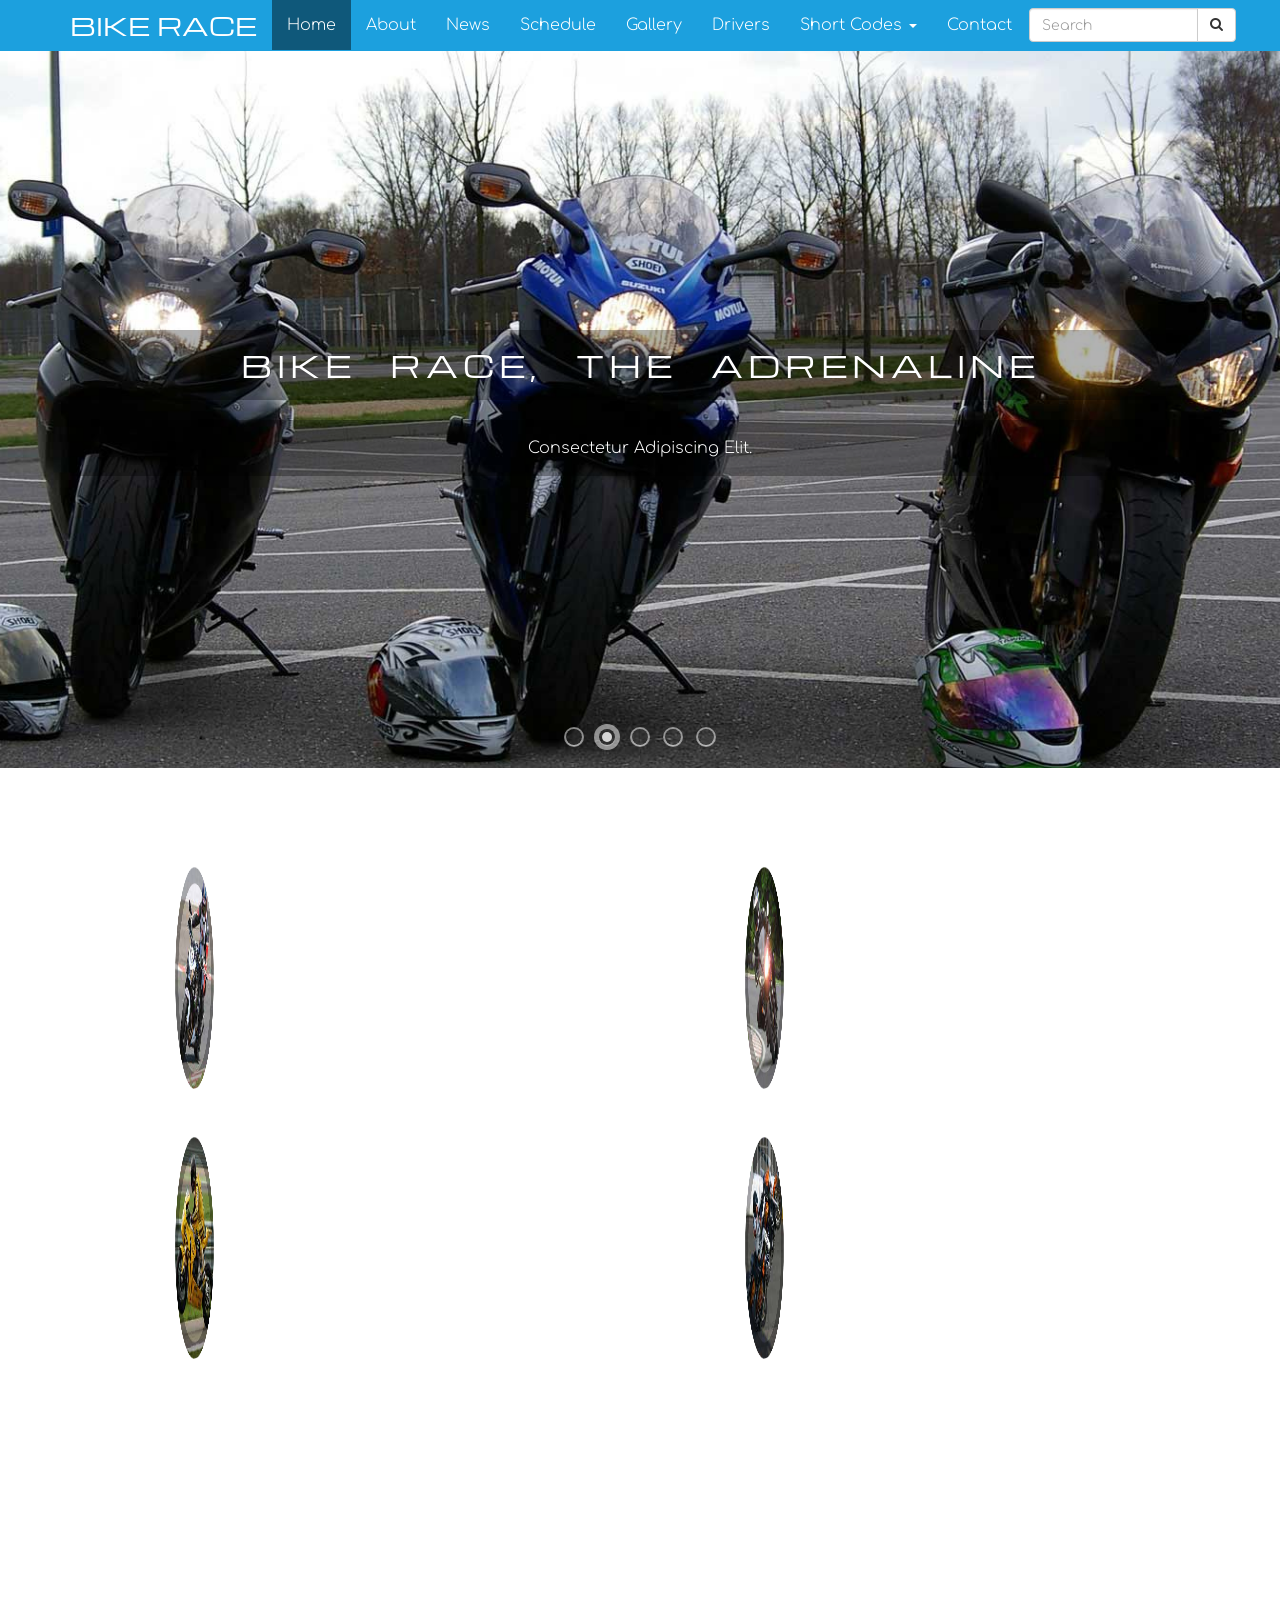
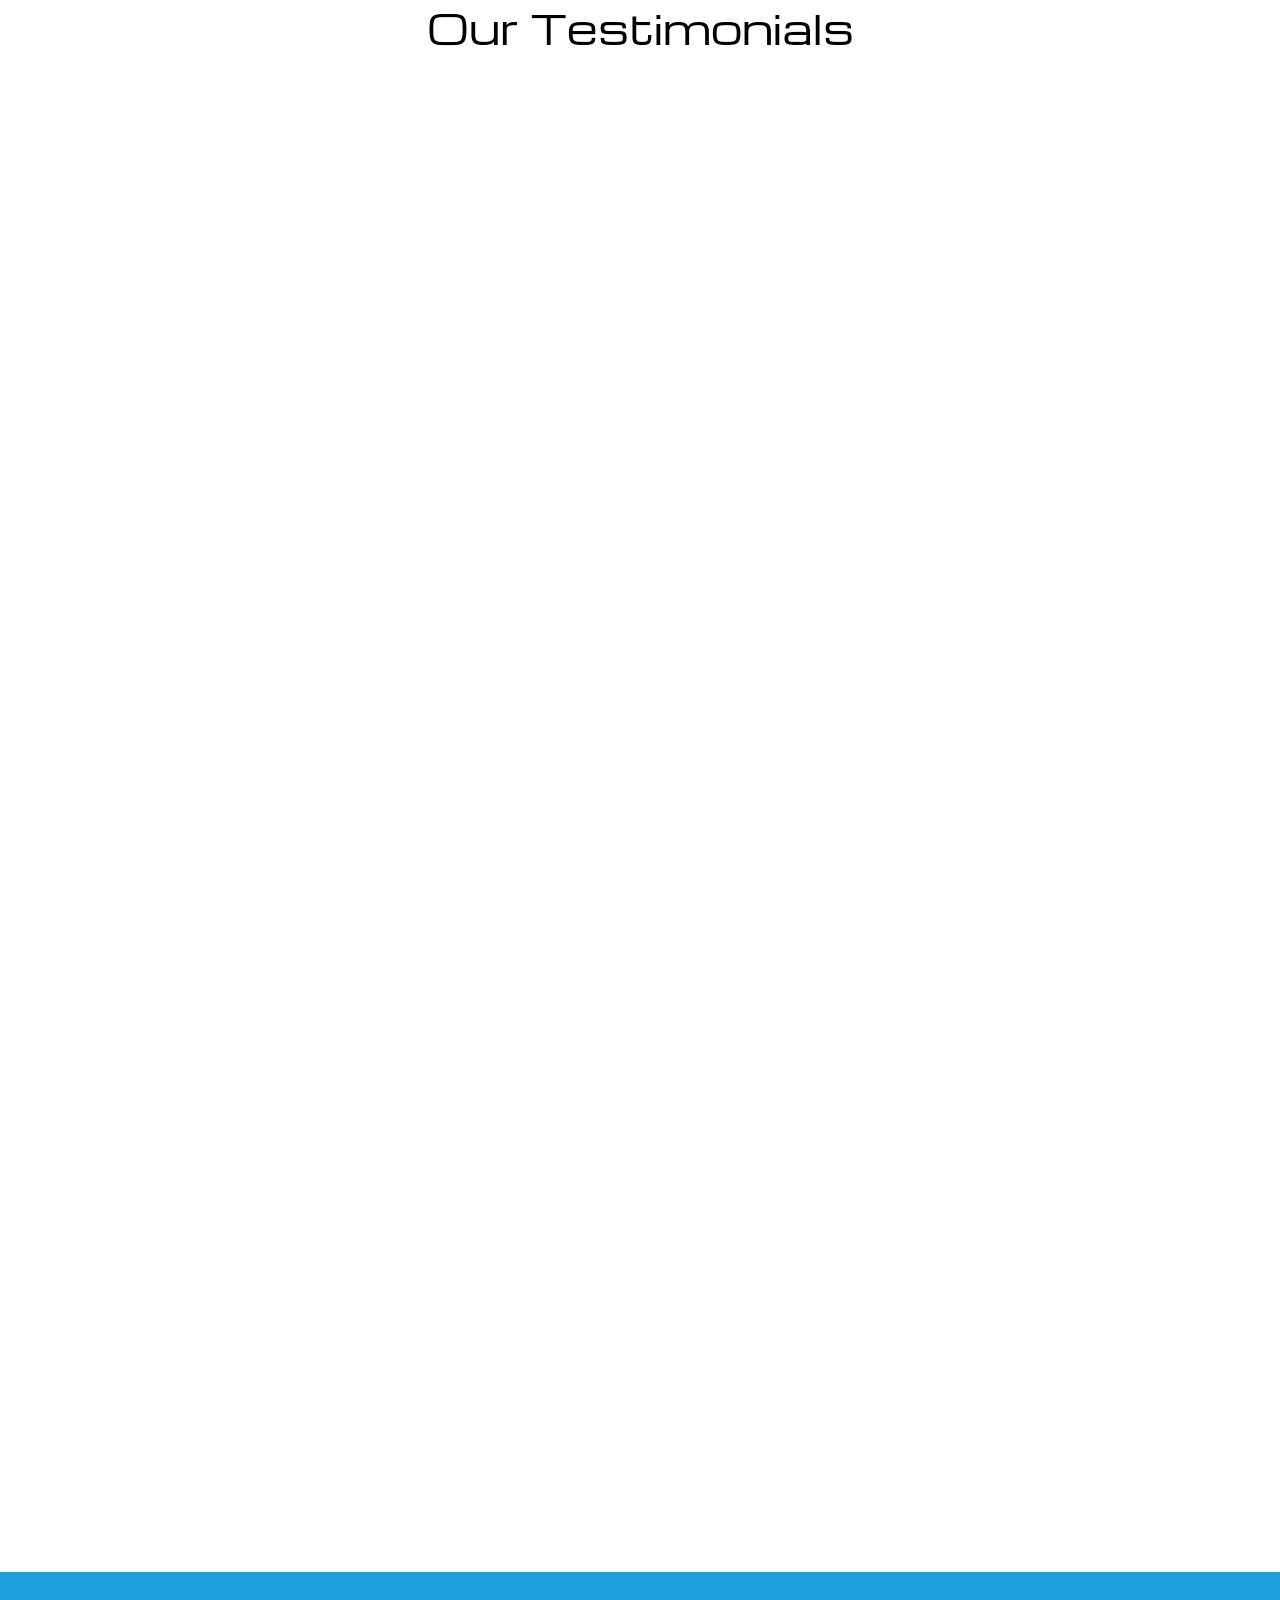
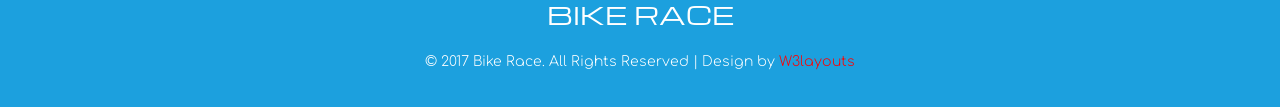
<file: MotoGP-Web-Site/wwwroot/web/index.html>
<!--Author: W3layouts
Author URL: http://w3layouts.com
License: Creative Commons Attribution 3.0 Unported
License URL: http://creativecommons.org/licenses/by/3.0/
-->
<!DOCTYPE html>
<html>
<head>
<title>Bike Race A Sports Category Flat Bootstrap Responsive  Website Template | Home :: w3layouts</title>
<meta name="viewport" content="width=device-width, initial-scale=1">
<meta http-equiv="Content-Type" content="text/html; charset=utf-8" />
<meta name="keywords" content="Bike Race Responsive web template, Bootstrap Web Templates, Flat Web Templates, Android Compatible web template, 
Smartphone Compatible web template, free webdesigns for Nokia, Samsung, LG, SonyEricsson, Motorola web design" />
<!-- fonts -->
<link href="//fonts.googleapis.com/css?family=Michroma" rel="stylesheet">
<link href="//fonts.googleapis.com/css?family=Comfortaa:300,400,700" rel="stylesheet">
<!-- /fonts -->
<!-- css -->
<link href="css/bootstrap.min.css" rel="stylesheet" type="text/css" media="all" />
<link href="css/font-awesome.min.css" rel="stylesheet" type="text/css" media="all" />
<link href='css/aos.css' rel='stylesheet prefetch' type="text/css" media="all" />
<link href="css/jquery.mb.thumbgallery.min.css" rel="stylesheet" type="text/css" media="all" />
<link href="css/info.css" rel="stylesheet" type="text/css" media="all" />
<link href="css/banner.css" rel="stylesheet" type="text/css" media="all" />
<link href="css/style.css" rel="stylesheet" type="text/css" media="all" />
<!-- /css -->
</head>
<body>
<!-- navigation -->
<nav class="navbar navbar-default navbar-fixed-top" data-aos="flip-up">
    <div class="container">
		<div class="search1">
			<form action="#" method="post">
				<div class="input-group">
					<input type="text" class="form-control" name="search" id="search2" placeholder="Search" required/>
					<span class="input-group-btn">
						<button class="btn btn-default" type="submit" ><i class="fa fa-search"></i></button>
					</span>
				</div>
			</form>
		</div>
        <div class="navbar-header">
			<button type="button" class="navbar-toggle collapsed" data-toggle="collapse" data-target="#navbar" aria-expanded="false" aria-controls="navbar">
				<span class="sr-only">Toggle navigation</span>
				<span class="icon-bar"></span>
				<span class="icon-bar"></span>
				<span class="icon-bar"></span>
			</button>
			<a class="navbar-brand" href="index.html"><h1>Bike Race</h1></a>
        </div>
        <div id="navbar" class="navbar-collapse collapse">
			<ul class="nav navbar-nav slide-nav">
				<li class="active current"><a href="index.html">Home</a></li>
				<li><a href="about.html">About</a></li>
				<li><a href="news.html">News</a></li>
				<li><a href="schedule.html">Schedule</a></li>
				<li><a href="gallery.html">Gallery</a></li>
				<li><a href="drivers.html">Drivers</a></li>
				<li class="dropdown">
					<a href="#" class="dropdown-toggle" data-toggle="dropdown">Short Codes <b class="caret"></b></a>
					<ul class="dropdown-menu">
						<li><a href="typo.html">Typography</a></li>
						<li><a href="icons.html">Icons</a></li>
					</ul>
				</li>
				<li><a href="contact.html">Contact</a></li>
			</ul>
        </div><!--/.nav-collapse -->		
    </div>
</nav>
<!-- /navigation -->
<!-- banner section -->
<div class="demo-2">
	<div id="slider" class="sl-slider-wrapper">
		<div class="sl-slider">
			<div class="sl-slide" data-orientation="horizontal" data-slice1-rotation="-25" data-slice2-rotation="-25" data-slice1-scale="2" data-slice2-scale="2">
				<div class="sl-slide-inner">
					<div class="bg-img bg-img-1"></div>
					<div class="container">
						<h3>The Age Of Bike Race</h3>
						<p>Lorem ipsum dolor sit amet.</p>
					</div>
				</div>
			</div>
			<div class="sl-slide" data-orientation="vertical" data-slice1-rotation="10" data-slice2-rotation="-15" data-slice1-scale="1.5" data-slice2-scale="1.5">
				<div class="sl-slide-inner">
					<div class="bg-img bg-img-2"></div>
					<div class="container">
						<h3>Bike Race, The Adrenaline</h3>
						<p>consectetur adipiscing elit.</p>
					</div>
				</div>
			</div>
			<div class="sl-slide" data-orientation="horizontal" data-slice1-rotation="3" data-slice2-rotation="3" data-slice1-scale="2" data-slice2-scale="1">
				<div class="sl-slide-inner">
					<div class="bg-img bg-img-3"></div>
					<div class="container">
						<h3>Bike Race Is Forever</h3>
						<p>Suspendisse luctus vitae massa.</p>
					</div>
				</div>
			</div>
			<div class="sl-slide" data-orientation="vertical" data-slice1-rotation="-5" data-slice2-rotation="25" data-slice1-scale="2" data-slice2-scale="1">
				<div class="sl-slide-inner">
					<div class="bg-img bg-img-4"></div>
					<div class="container">
						<h3>Bike Race - The Revolution</h3>
						<p>Ut vitae metus placerat.</p>
					</div>
				</div>
			</div>
			<div class="sl-slide" data-orientation="horizontal" data-slice1-rotation="-5" data-slice2-rotation="10" data-slice1-scale="2" data-slice2-scale="1">
				<div class="sl-slide-inner">
					<div class="bg-img bg-img-5"></div>
					<div class="container">
						<h3>Enjoy Bike Race</h3>
						<p>Quisque ac turpis felis.</p>
					</div>
				</div>	
			</div>
		</div><!-- /sl-slider -->
		<nav id="nav-dots" class="nav-dots">
			<span class="nav-dot-current"></span>
			<span></span>
			<span></span>
			<span></span>
			<span></span>
		</nav>
	</div><!-- /slider-wrapper -->
</div>	
<!-- /banner section -->
<!-- info section -->
<section class="info-w3ls">
	<div class="container">
		<div class="col-lg-6 col-md-6 info-wthree">
			<div class="info-agile1">
				<div class="col-xs-5 info-w3layouts1" data-aos="flip-left">
					<div class="ch-grid">
						<div>
							<div class="ch-item">				
								<div class="ch-info">
									<div class="ch-info-front ch-img-1"></div>
									<div class="ch-info-back1">
										<h3>Bike Race</h3>
										<p>Feel The Speed</p>
									</div>	
								</div>
							</div>
						</div>	
					</div>	
				</div>
				<div class="col-xs-7 info-w3layouts2" data-aos="flip-right">
					<div class="info-agileits">
						<h4>Lorem ipsum dolor</h4>
						<p>Lorem ipsum dolor sit amet, consectetur adipiscing elit. Integer porta sed tortor vel mattis. </p>
						<a href="blogpost.html"><i class="fa fa-hand-o-right" aria-hidden="true"></i> Read More</a>
					</div>
				</div>
				<div class="clearfix"></div>
			</div>
		</div>
		<div class="col-lg-6 col-md-6 info-wthree">
			<div class="info-agile1">
				<div class="col-xs-5 info-w3layouts1" data-aos="flip-left">
					<div class="ch-grid">
						<div>
							<div class="ch-item">				
								<div class="ch-info">
									<div class="ch-info-front ch-img-2"></div>
									<div class="ch-info-back2">
										<h3>Bike Race</h3>
										<p>Taste the Thrill</p>
									</div>	
								</div>
							</div>
						</div>	
					</div>
				</div>
				<div class="col-xs-7 info-w3layouts2" data-aos="flip-right">
					<div class="info-agileits">
						<h4>adipiscing elit</h4>
						<p>Lorem ipsum dolor sit amet, consectetur adipiscing elit. Integer porta sed tortor vel mattis. </p>
						<a href="blogpost.html"><i class="fa fa-hand-o-right" aria-hidden="true"></i> Read More</a>
					</div>
				</div>
				<div class="clearfix"></div>
			</div>
		</div>
		<div class="clearfix"></div>
		<div class="col-lg-6 col-md-6 info-wthree">
			<div class="info-agile1">
				<div class="col-xs-5 info-w3layouts1" data-aos="flip-left">
					<div class="ch-grid">
						<div>
							<div class="ch-item">				
								<div class="ch-info">
									<div class="ch-info-front ch-img-3"></div>
									<div class="ch-info-back3">
										<h3>Bike Race</h3>
										<p>Feel the Adrenaline</p>
									</div>	
								</div>
							</div>
						</div>	
					</div>
				</div>
				<div class="col-xs-7 info-w3layouts2" data-aos="flip-right">
					<div class="info-agileits">
						<h4>porta sed tortor</h4>
						<p>Lorem ipsum dolor sit amet, consectetur adipiscing elit. Integer porta sed tortor vel mattis. </p>
						<a href="blogpost.html"><i class="fa fa-hand-o-right" aria-hidden="true"></i> Read More</a>
					</div>
				</div>
				<div class="clearfix"></div>
			</div>
		</div>
		<div class="col-lg-6 col-md-6 info-wthree">
			<div class="info-agile2">
				<div class="col-xs-5 info-w3layouts1" data-aos="flip-left">
					<div class="ch-grid">
						<div>
							<div class="ch-item">				
								<div class="ch-info">
									<div class="ch-info-front ch-img-4"></div>
									<div class="ch-info-back4">
										<h3>Bike Race</h3>
										<p>Feel the Power</p>
									</div>	
								</div>
							</div>
						</div>	
					</div>
				</div>
				<div class="col-xs-7 info-w3layouts2" data-aos="flip-right">
					<div class="info-agileits">
						<h4>Pellentesque urna</h4>
						<p>Lorem ipsum dolor sit amet, consectetur adipiscing elit. Integer porta sed tortor vel mattis. </p>
						<a href="blogpost.html"><i class="fa fa-hand-o-right" aria-hidden="true"></i> Read More</a>
					</div>
				</div>
				<div class="clearfix"></div>
			</div>
		</div>
		<div class="clearfix"></div>
	</div>
</section>
<!-- /info section -->
<!-- testimonial section -->
<section class="testimonial-w3ls jarallax">
	<div class="container">
		<h3 class="text-center">Our Testimonials</h3>
		<!-- Slideshow 1 -->
		<ul class="rslides" id="slider1">
			<li>
				<div class="col-lg-6 col-md-6 w3-agileits1" data-aos="flip-left">
					<div class="test-agile">
						<p class="test-p1">Lorem ipsum dolor sit amet, consectetur adipiscing elit. Phasellus interdum lacus mi. Quisque iaculis consectetur ex at rutrum. Donec nisl libero, porta euismod tempus eu, dapibus iaculis est.</p>
						<div class="test-agileits">
							<div class="test-wthree1">
								<h4>Jennifer Lopez</h4>
								<p class="test-p2">Bike Racer</p>	
							</div>
							<div class="test-wthree2">
								<img src="images/test-img1.jpg" alt="" class="img-circle img-responsive">
							</div>
							<div class="clearfix"></div>
						</div>
					</div>
				</div>
				<div class="col-lg-6 col-md-6 w3-agileits2" data-aos="flip-right">
					<div class="test-agile">
						<p class="test-p1">Praesent convallis urna massa, et malesuada justo egestas ut. Phasellus pharetra elit ut elit mollis condimentum. Donec eu luctus mi. Phasellus vestibulum sem non est placerat.</p>
						<div class="test-agileits">
							<div class="test-wthree1">
								<h4>Elizabeth</h4>
								<p class="test-p2">Biker Gang Leader</p>	
							</div>
							<div class="test-wthree2">
								<img src="images/test-img2.jpg" alt="" class="img-circle img-responsive">
							</div>
							<div class="clearfix"></div>
						</div>
					</div>
				</div>
				<div class="clearfix"></div>
			</li>
			<li>
				<div class="col-lg-6 col-md-6 w3-agileits1" data-aos="flip-left">
					<div class="test-agile">
						<p class="test-p1">At luctus nisi commodo. Vivamus pulvinar odio eget semper pulvinar.Nunc ante ligula, congue eget aliquet eu, iaculis vitae diam. Nullam eu ex vel velit pharetra auctor ac vel augue.</p>
						<div class="test-agileits">
							<div class="test-wthree1">
								<h4>Johnny Blaze</h4>
								<p class="test-p2">Bike Enthusiast</p>	
							</div>
							<div class="test-wthree2">
								<img src="images/test-img3.jpg" alt="" class="img-circle img-responsive">
							</div>
							<div class="clearfix"></div>
						</div>
					</div>
				</div>
				<div class="col-lg-6 col-md-6 w3-agileits2" data-aos="flip-right">
					<div class="test-agile">
						<p class="test-p1">Ut non turpis et justo tincidunt pretium a a purus. Aliquam ullamcorper orci mattis nulla rutrum, a viverra lectus tincidunt. Fusce eget eros justo. Duis hendrerit ex gravida.</p>
						<div class="test-agileits">
							<div class="test-wthree1">
								<h4>Max Payne</h4>
								<p class="test-p2">Bike Racer</p>	
							</div>
							<div class="test-wthree2">
								<img src="images/test-img4.jpg" alt="" class="img-circle img-responsive">
							</div>
							<div class="clearfix"></div>
						</div>
					</div>
				</div>
				<div class="clearfix"></div>
			</li>
			<li>
				<div class="col-lg-6 col-md-6 w3-agileits1" data-aos="flip-left">
					<div class="test-agile">
						<p class="test-p1">In mattis lorem ac tincidunt maximus. Nam feugiat porta nibh vel scelerisque. Fusce sodales velit et blandit rutrum. Aenean laoreet aliquam imperdiet.Ut lorem purus fermentum.</p>
						<div class="test-agileits">
							<div class="test-wthree1">
								<h4>Elina Wilson</h4>
								<p class="test-p2">Racing Organizer</p>	
							</div>
							<div class="test-wthree2">
								<img src="images/test-img5.jpg" alt="" class="img-circle img-responsive">
							</div>
							<div class="clearfix"></div>
						</div>
					</div>
				</div>
				<div class="col-lg-6 col-md-6 w3-agileits2" data-aos="flip-right">
					<div class="test-agile">
						<p class="test-p1">Euismod auctor urna. Etiam sed ullamcorper neque. Curabitur fermentum, augue non egestas accumsan, enim mi aliquam justo, in vulputate purus justo sed felis. Nulla eget est.</p>
						<div class="test-agileits">
							<div class="test-wthree1">
								<h4>Britney Spears</h4>
								<p class="test-p2">Biker</p>	
							</div>
							<div class="test-wthree2">
								<img src="images/test-img6.jpg" alt="" class="img-circle img-responsive">
							</div>
							<div class="clearfix"></div>
						</div>
					</div>
				</div>
				<div class="clearfix"></div>
			</li>
		</ul>
	</div>
</section>
<!-- testimonial section -->
<!-- special section -->
<section class="special-agileinfo">
	<div class="container-fluid">
		<div class="col-lg-6 col-md-6 col-sm-6 special-w3l1" data-aos="flip-left">
			<div class="hover01 column">
				<div>
					<figure><img src="images/special-img.jpg" alt="" class="img-responsive"/></figure>
				</div>
			</div>
		</div>	
		<div class="col-lg-6 col-md-6 col-sm-6 special-w3l2" data-aos="flip-right">
			<div class="special-w3-agile">
				<h3>Lorem ipsum dolor sit amet.</h3>
				<p>Lorem ipsum dolor sit amet, consectetur adipiscing elit. Morbi aliquet, lectus facilisis consectetur suscipit, quam felis iaculis nisl, tincidunt scelerisque ante ipsum vitae nibh. Praesent justo sem, posuere et lorem in, euismod semper purus. Nulla id leo eu ante accumsan aliquam.</p>
				<a href="blogpost.html"><i class="fa fa-hand-o-right" aria-hidden="true"></i> Read More</a>
			</div>
		</div>
		<div class="clearfix"></div>
	</div>
</section>
<!-- /special section -->
<!-- recent pics section -->
<section class="recent-agileinfo jarallax">
	<div class="container">
		<h3 class="text-center" data-aos="zoom-in">Our Recent Pics</h3>
		<section class="content" data-aos="zoom-in">
			<div id="thumbGrid" class="thumbGrid"
				data-thumbgrid="true"
				data-nav_effect="slideInverse"
				data-nav_delay="60"
				data-nav_timing="300"
				data-nav_pagination="3"
				data-gallery_effectnext="fadeIn"
				data-gallery_effectprev="fadeOut"
				data-gallery_fullscreenw="90%"
				data-gallery_fullscreenh="90%"
				data-gallery_cover="false">
				<img src="images/recent1.jpg" data-highres="images/recent1-1.jpg" data-caption="Parturient Bibendum Malesuada Etiam"/>
				<img src="images/recent2.jpg" data-highres="images/recent2-2.jpg" data-caption="Lorem ipsum dolor sit amet"/>
				<img src="images/recent3.jpg" data-highres="images/recent3-3.jpg" data-caption="Adipiscing Inceptos Ornare Cursus"/>
				<img src="images/recent4.jpg" data-highres="images/recent4-4.jpg" data-caption="Etiam Purus Sollicitudin Fusce"/>
				<img src="images/recent5.jpg" data-highres="images/recent5-5.jpg" data-caption="Parturient Bibendum Malesuada Etiam"/>
				<img src="images/recent6.jpg" data-highres="images/recent6-6.jpg" data-caption="Magna Pharetra Inceptos"/>
				<img src="images/recent7.jpg" data-highres="images/recent7-7.jpg" data-caption="Lorem ipsum dolor sit amet, consectetur adipiscing elit"/>
				<img src="images/recent8.jpg" data-highres="images/recent8-8.jpg" data-caption="Venenatis Purus Parturient"/>
			</div>
		</section>
	</div>
</section>
<!-- /recent pics section -->
<!-- last section -->
<section class="last-w3layouts">
	<div class="container">
		<a href="index.html" class="bottom-agile"><h2 class="text-center">Bike Race</h2></a>
		<p class="text-center">&copy; 2017 Bike Race. All Rights Reserved | Design by <a href="http://w3layouts.com/" target="_blank"> W3layouts </a></p>
	</div>	
</section>
<!-- last section -->
<!-- back to top -->
<a href="#0" class="cd-top">Top</a>
<!-- /back to top -->
<!-- js files -->
<script src="js/jquery.min.js"></script>
<script src="js/bootstrap.min.js"></script>
<script src="js/SmoothScroll.min.js"></script>
<script src="js/top.js"></script> 
<script src="js/modernizr.min.js"></script>
<script src="js/index.js"></script>
<script src="js/jarallax.js"></script>
<script type="text/javascript">
    /* init Jarallax */
	$('.jarallax').jarallax({
        speed: 0.6,
        imgWidth: 1366,
        imgHeight: 768
    })
</script>
<script src='js/aos.js'></script>
<script src="js/aos2.js"></script>
<!-- js for recent pics section -->
<script src="js/jquery.mb.thumbGallery.js"></script>
<script>

    var isIframe = function() {
        var a = !1;
        try {
            self.location.href != top.location.href && ( a = !0 )
        } catch ( b ) {
            a = !0
        }
        return a
    };
    if ( !isIframe() ) {
        var logo = $( "<a href='#' style='position:absolute;top:0;z-index:1000'><img id='logo' border='0' src='#' alt='mb.ideas.repository'></a>" );
        $( "#wrapper" ).prepend( logo ), $( "#logo" ).fadeIn()
    }

    /* Extend or modify effects */
    jQuery.thumbGrid.transitions.fadeIn = {in: {x:"0", opacity:0, scale:0.9}, out: {x:0, opacity:0}};
    jQuery.thumbGrid.transitions.fadeOut = {in: {x:"0", opacity:0}, out: {x:0, scale:0.9, opacity:0}};
    jQuery.thumbGrid.transitions.slideLeft = {in: {x:$(window).width(), opacity:0}, out: {x:-$(window).width(), opacity:0}, ease:"cubic-bezier(.43,.18,.81,1.07)"};
    jQuery.thumbGrid.transitions.slideRight = {in: {x:0, opacity:0}, out: {x:$(window).width(), opacity:0}, ease:"cubic-bezier(.43,.18,.81,1.07)"};

    /* Initialize the gallery */
    jQuery("#thumbGrid").thumbGrid();

    /* customizer */
    jQuery("#effect").on("change",function(){
        var x = $(this).val();
        jQuery("#thumbGrid").data("nav_effect", x);
    });

    jQuery("#delay").on("change",function(){
        var x = parseFloat($(this).val());
        jQuery("#thumbGrid").data("nav_delay", x);
    });

    jQuery("#timing").on("change",function(){
        var x = parseFloat($(this).val());
        jQuery("#thumbGrid").data("nav_timing", x);
    });

    if(jQuery.isMobile){
        jQuery("body").css({marginBottom: 140})
    }


</script>
<!-- /js for recent pics section -->
<!-- js for testimonials -->
<script src="js/responsiveslides.min.js"></script>
<script>
    // You can also use "$(window).load(function() {"
    $(function () {

      // Slideshow 1
      $("#slider1").responsiveSlides({
        maxwidth: 800,
        speed: 800
      });
	});  
</script>
<!-- /js for testimonials -->
<!-- js for banner section -->
<script type="text/javascript" src="js/jquery.ba-cond.min.js"></script>
<script type="text/javascript" src="js/jquery.slitslider.js"></script>
<script type="text/javascript">	
			$(function() {
			
				var Page = (function() {

					var $nav = $( '#nav-dots > span' ),
						slitslider = $( '#slider' ).slitslider( {
							onBeforeChange : function( slide, pos ) {

								$nav.removeClass( 'nav-dot-current' );
								$nav.eq( pos ).addClass( 'nav-dot-current' );

							}
						} ),

						init = function() {

							initEvents();
							
						},
						initEvents = function() {

							$nav.each( function( i ) {
							
								$( this ).on( 'click', function( event ) {
									
									var $dot = $( this );
									
									if( !slitslider.isActive() ) {

										$nav.removeClass( 'nav-dot-current' );
										$dot.addClass( 'nav-dot-current' );
									
									}
									
									slitslider.jump( i + 1 );
									return false;
								
								} );
								
							} );

						};

						return { init : init };

				})();

				Page.init();

				/**
				 * Notes: 
				 * 
				 * example how to add items:
				 */

				/*
				
				var $items  = $('<div class="sl-slide sl-slide-color-2" data-orientation="horizontal" data-slice1-rotation="-5" data-slice2-rotation="10" data-slice1-scale="2" data-slice2-scale="1"><div class="sl-slide-inner bg-1"><div class="sl-deco" data-icon="t"></div><h2>some text</h2><blockquote><p>bla bla</p><cite>Margi Clarke</cite></blockquote></div></div>');
				
				// call the plugin's add method
				ss.add($items);

				*/
			
			});
</script>
<!-- /js for banner section -->
</body>
</html>
</file>
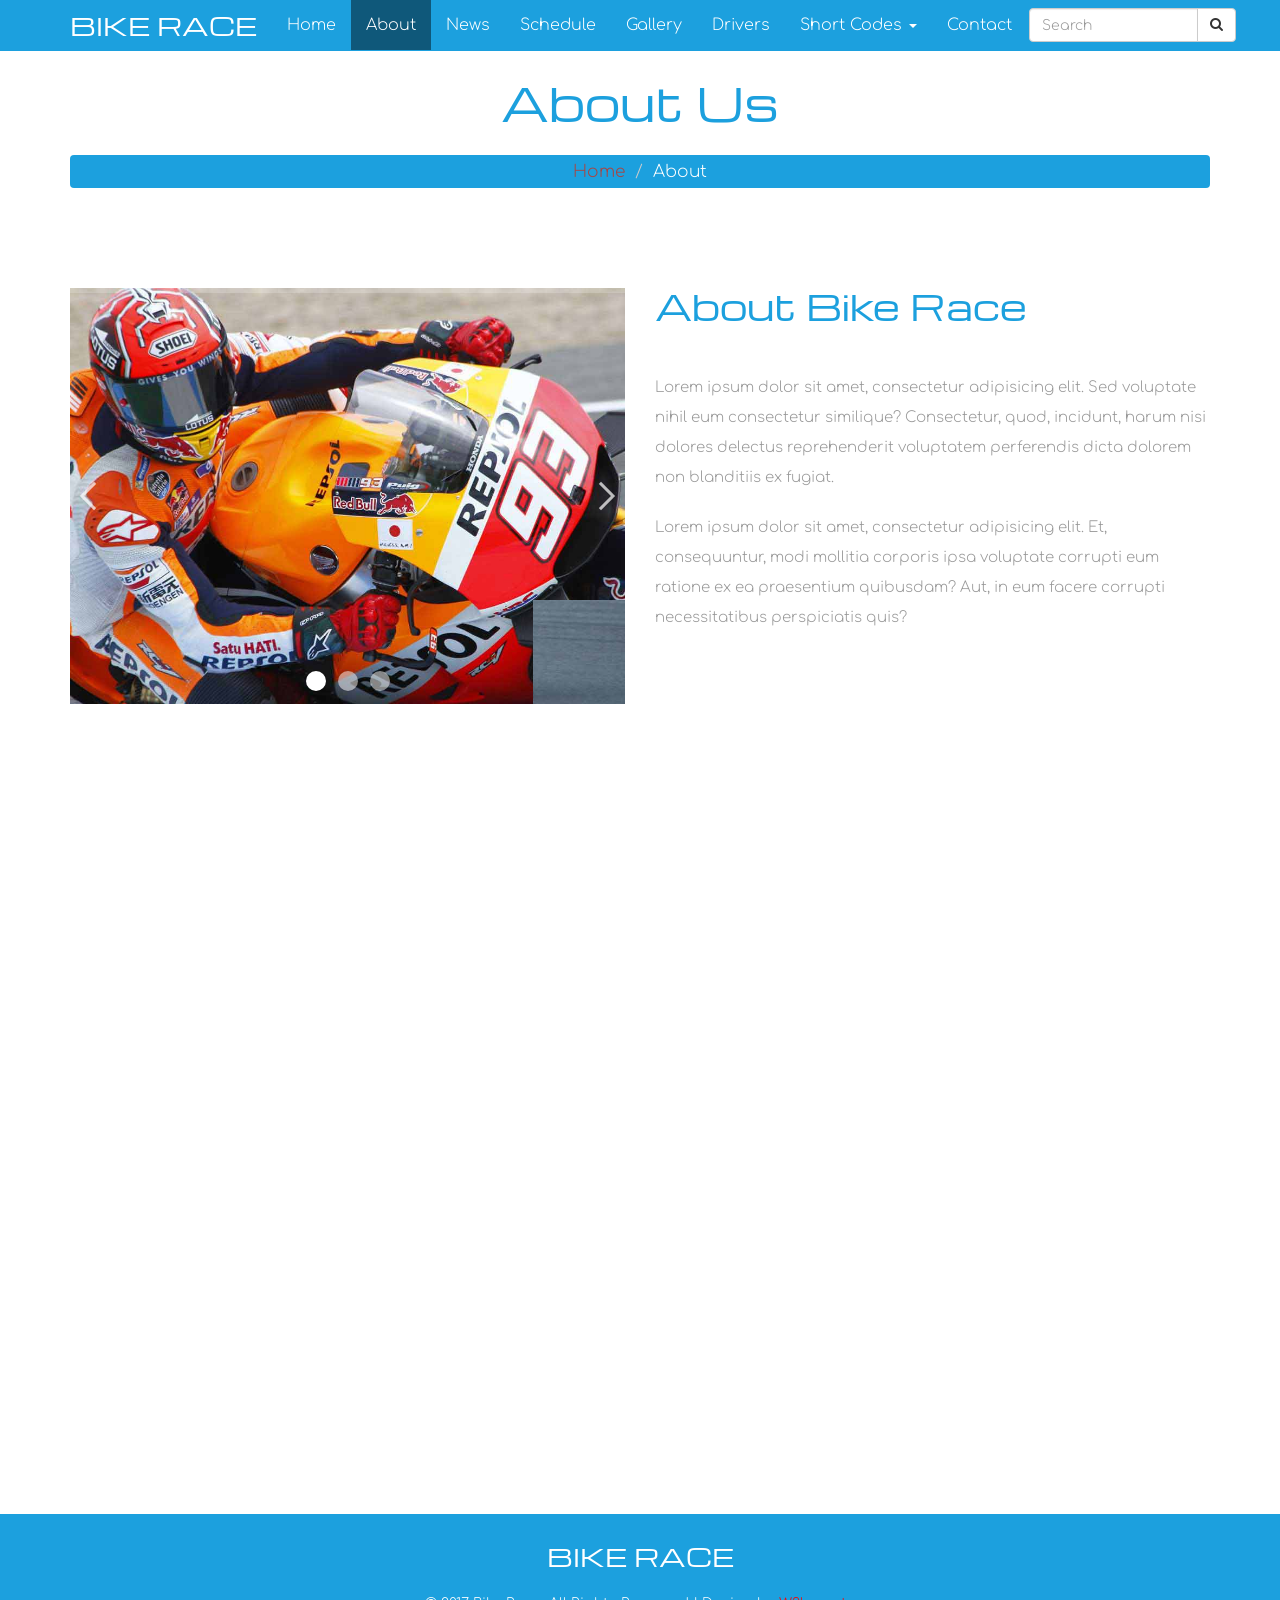
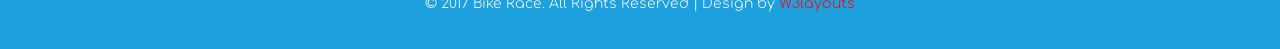
<file: MotoGP-Web-Site/wwwroot/web/about.html>
<!--Author: W3layouts
Author URL: http://w3layouts.com
License: Creative Commons Attribution 3.0 Unported
License URL: http://creativecommons.org/licenses/by/3.0/
-->
<!DOCTYPE html>
<html>
<head>
<title>Bike Race A Sports Category Flat Bootstrap Responsive  Website Template | About :: w3layouts</title>
<meta name="viewport" content="width=device-width, initial-scale=1">
<meta http-equiv="Content-Type" content="text/html; charset=utf-8" />
<meta name="keywords" content="Bike Race Responsive web template, Bootstrap Web Templates, Flat Web Templates, Android Compatible web template, 
Smartphone Compatible web template, free webdesigns for Nokia, Samsung, LG, SonyEricsson, Motorola web design"/>
<!-- fonts -->
<link href="//fonts.googleapis.com/css?family=Michroma" rel="stylesheet">
<link href="//fonts.googleapis.com/css?family=Comfortaa:300,400,700" rel="stylesheet">
<!-- /fonts -->
<!-- css -->
<link href="css/bootstrap.min.css" rel="stylesheet" type="text/css" media="all" />
<link href="css/font-awesome.min.css" rel="stylesheet" type="text/css" media="all" />
<link href='css/aos.css' rel='stylesheet prefetch' type="text/css" media="all" />
<link href="css/pogo-slider.min.css" rel="stylesheet" type="text/css" media="all" />
<link href="css/style.css" rel="stylesheet" type="text/css" media="all" />
<!-- /css -->
</head>
<body>
<!-- navigation -->
<nav class="navbar navbar-default navbar-fixed-top" data-aos="flip-up">
    <div class="container">
        <div class="navbar-header">
			<button type="button" class="navbar-toggle collapsed" data-toggle="collapse" data-target="#navbar" aria-expanded="false" aria-controls="navbar">
				<span class="sr-only">Toggle navigation</span>
				<span class="icon-bar"></span>
				<span class="icon-bar"></span>
				<span class="icon-bar"></span>
			</button>
			<a class="navbar-brand" href="index.html"><h1>Bike Race</h1></a>
        </div>
        <div id="navbar" class="navbar-collapse collapse">
			<ul class="nav navbar-nav slide-nav">
				<li><a href="index.html">Home</a></li>
				<li class="active current"><a href="about.html">About</a></li>
				<li><a href="news.html">News</a></li>
				<li><a href="schedule.html">Schedule</a></li>
				<li><a href="gallery.html">Gallery</a></li>
				<li><a href="drivers.html">Drivers</a></li>
				<li class="dropdown">
					<a href="#" class="dropdown-toggle" data-toggle="dropdown">Short Codes <b class="caret"></b></a>
					<ul class="dropdown-menu">
						<li><a href="typo.html">Typography</a></li>
						<li><a href="icons.html">Icons</a></li>
					</ul>
				</li>
				<li><a href="contact.html">Contact</a></li>
			</ul>
        </div><!--/.nav-collapse -->
		<div class="search1">
			<form action="#" method="post">
				<div class="input-group">
					<input type="text" class="form-control" name="search" id="search2" placeholder="Search" required/>
					<span class="input-group-btn">
						<button class="btn btn-default" type="submit"><i class="fa fa-search"></i></button>
					</span>
				</div>
			</form>
		</div>	
    </div>
</nav>
<!-- /navigation --> 
<!-- Page Content -->
<!-- header section -->
<section class="inner-w3ls">
    <div class="container">
		<h3 class="text-center" data-aos="zoom-in">About Us</h3>
        <!-- Page Heading/Breadcrumbs -->
        <div class="row">
            <div class="col-lg-12">
                <ol class="breadcrumb" data-aos="zoom-in">
                    <li><a href="index.html">Home</a>
                    </li>
                    <li class="active">About</li>
                </ol>
            </div>
        </div>
        <!-- /.row -->
	</div>
</section>	
<!-- /header section -->
<section class="about-w3layouts">
	<div class="container">
        <!-- Intro Content -->
        <div class="row">
            <div class="col-md-6" data-aos="flip-left">
                <div class="pogoSlider" id="js-main-slider">
					<div class="pogoSlider-slide" data-transition="blocksReveal" data-duration="1000"  style="background-image:url(images/about-pic1.jpg);background-position:center;"></div>
					<div class="pogoSlider-slide " data-transition="blocksReveal" data-duration="1000"  style="background-image:url(images/about-pic2.jpg);background-position:center;"></div>
					<div class="pogoSlider-slide " data-transition="blocksReveal" data-duration="1000"  style="background-image:url(images/about-pic3.jpg);background-position:center;"></div>
				</div>
            </div>
            <div class="col-md-6" data-aos="flip-right">
                <h3>About Bike Race</h3>
                <p>Lorem ipsum dolor sit amet, consectetur adipisicing elit. Sed voluptate nihil eum consectetur similique? Consectetur, quod, incidunt, harum nisi dolores delectus reprehenderit voluptatem perferendis dicta dolorem non blanditiis ex fugiat. </p>
				<p>Lorem ipsum dolor sit amet, consectetur adipisicing elit. Et, consequuntur, modi mollitia corporis ipsa voluptate corrupti eum ratione ex ea praesentium quibusdam? Aut, in eum facere corrupti necessitatibus perspiciatis quis?</p>
            </div>
        </div>
        <!-- /.row -->
	</div>
</section>
<section class="team-w3layouts">	
	<div class="container">
        <!-- Team Members -->
        <h3 class="text-center" data-aos="flip-up">Our Team</h3>
        <div class="col-md-4 col-sm-6 col-xs-6 text-center team-wthree" data-aos="zoom-in">
            <div class="grid cs-style-4">
				<div>
					<figure>
						<div><img src="images/team-pic1.jpg" alt="img05"></div>
						<figcaption>
							<h4>Elizabeth</h4>
							<p>Founder</p>
							<a data-toggle="modal" href="#team1" class="team-link" title="Click">Read More</a>
						</figcaption>
					</figure>
				</div>
			</div>	
        </div>
        <div class="col-md-4 col-sm-6 col-xs-6 text-center team-wthree" data-aos="zoom-in">
            <div class="grid cs-style-4">
				<div>
					<figure>
						<div><img src="images/team-pic2.jpg" alt="img05"></div>
						<figcaption>
							<h4>James Bond</h4>
							<p>Director</p>
							<a data-toggle="modal" href="#team2" class="team-link" title="Click">Read More</a>
						</figcaption>
					</figure>
				</div>
			</div>
        </div>
        <div class="col-md-4 col-sm-6 col-xs-6 text-center team-wthree" data-aos="zoom-in">
			<div class="grid cs-style-4">
				<div>
					<figure>
						<div><img src="images/team-pic3.jpg" alt="img05"></div>
						<figcaption>
							<h4>Lara Croft</h4>
							<p>Manager</p>
							<a data-toggle="modal" href="#team3" class="team-link" title="Click">Read More</a>
						</figcaption>
					</figure>
				</div>
			</div>
        </div>
        <div class="col-md-4 col-sm-6 col-xs-6 text-center team-wthree" data-aos="zoom-in">
            <div class="grid cs-style-4">
				<div>
					<figure>
						<div><img src="images/team-pic4.jpg" alt="img05"></div>
						<figcaption>
							<h4>Alice</h4>
							<p>Organizer</p>
							<a data-toggle="modal" href="#team4" class="team-link" title="Click">Read More</a>
						</figcaption>
					</figure>
				</div>
			</div>
        </div>
        <div class="col-md-4 col-sm-6 col-xs-6 text-center team-wthree" data-aos="zoom-in">
			<div class="grid cs-style-4">
				<div>
					<figure>
						<div><img src="images/team-pic5.jpg" alt="img05"></div>
						<figcaption>
							<h4>Max Payne</h4>
							<p>Coordinator</p>
							<a data-toggle="modal" href="#team5" class="team-link" title="Click">Read More</a>
						</figcaption>
					</figure>
				</div>
			</div>
        </div>
        <div class="col-md-4 col-sm-6 col-xs-6 text-center team-wthree" data-aos="zoom-in">
            <div class="grid cs-style-4">
				<div>
					<figure>
						<div><img src="images/team-pic6.jpg" alt="img05"></div>
						<figcaption>
							<h4>Mary Diana</h4>
							<p>Treasurer</p>
							<a data-toggle="modal" href="#team6" class="team-link" title="Click">Read More</a>
						</figcaption>
					</figure>
				</div>
			</div>
        </div>
    </div>
	<div class="modal fade" id="team1" tabindex="-1" role="dialog" aria-labelledby="team1" aria-hidden="true">
		<div class="modal-dialog modal-lg">
			<div class="modal-content">
				<div class="modal-header">
					<button type="button" class="close" data-dismiss="modal" aria-hidden="true">&times;</button>
					<h4 class="modal-title">Elizabeth</h4>
				</div>
				<div class="modal-body">
					<div class="col-lg-6 col-md-6 col-sm-12">
						<div class="hover01 column">
							<div>
								<figure><img class="img-responsive" src="images/team-pic1.jpg" alt="w3layouts"></figure>
								<span>Founder</span>
							</div>
						</div>	
						<ul class="social-icons2">
							<li><a href="#"><i class="fa fa-facebook" aria-hidden="true"></i></a></li>
							<li><a href="#"><i class="fa fa-google-plus" aria-hidden="true"></i></a></li>
							<li><a href="#"><i class="fa fa-twitter" aria-hidden="true"></i></a></li>
							<li><a href="#"><i class="fa fa-youtube" aria-hidden="true"></i></a></li>
						</ul>
					</div>
					<div class="col-lg-6 col-md-6 col-sm-12">
						<p>Lorem ipsum dolor sit amet, consectetur adipiscing elit. Phasellus nec elementum diam. Etiam tempus sit amet mauris in molestie. Ut lorem nunc, ultricies eu diam et, egestas sagittis nunc. Lorem ipsum dolor sit amet, consectetur adipiscing elit.</p> 
						<p>Phasellus ac velit quis nunc tempus iaculis. Etiam ac lectus ullamcorper massa luctus gravida. </p>
					</div>
					<div class="clearfix"></div>					
				</div>
				<div class="modal-footer">
					<button type="button" class="btn btn-default" data-dismiss="modal">Close</button>
				</div>
			</div><!-- /.modal-content -->
		</div><!-- /.modal-dialog -->
	</div><!-- /.modal -->
	<div class="modal fade" id="team2" tabindex="-1" role="dialog" aria-labelledby="team2" aria-hidden="true">
		<div class="modal-dialog modal-lg">
			<div class="modal-content">
				<div class="modal-header">
					<button type="button" class="close" data-dismiss="modal" aria-hidden="true">&times;</button>
					<h4 class="modal-title">James Bond</h4>
				</div>
				<div class="modal-body">
					<div class="col-lg-6 col-md-6 col-sm-12">
						<div class="hover01 column">
							<div>
								<figure><img class="img-responsive" src="images/team-pic2.jpg" alt="w3layouts"></figure>
								<span>Director</span>
							</div>
						</div>
						<ul class="social-icons2">
							<li><a href="#"><i class="fa fa-facebook" aria-hidden="true"></i></a></li>
							<li><a href="#"><i class="fa fa-google-plus" aria-hidden="true"></i></a></li>
							<li><a href="#"><i class="fa fa-twitter" aria-hidden="true"></i></a></li>
							<li><a href="#"><i class="fa fa-youtube" aria-hidden="true"></i></a></li>
						</ul>
					</div>
					<div class="col-lg-6 col-md-6 col-sm-12">
						<p>Lorem ipsum dolor sit amet, consectetur adipiscing elit. Phasellus nec elementum diam. Etiam tempus sit amet mauris in molestie. Ut lorem nunc, ultricies eu diam et, egestas sagittis nunc. Lorem ipsum dolor sit amet, consectetur adipiscing elit.</p> 
						<p>Phasellus ac velit quis nunc tempus iaculis. Etiam ac lectus ullamcorper massa luctus gravida. </p>
					</div>
					<div class="clearfix"></div>
				</div>
				<div class="modal-footer">
					<button type="button" class="btn btn-default" data-dismiss="modal">Close</button>
				</div>
			</div><!-- /.modal-content -->
		</div><!-- /.modal-dialog -->
	</div><!-- /.modal -->
	<div class="modal fade" id="team3" tabindex="-1" role="dialog" aria-labelledby="team3" aria-hidden="true">
		<div class="modal-dialog modal-lg">
			<div class="modal-content">
				<div class="modal-header">
					<button type="button" class="close" data-dismiss="modal" aria-hidden="true">&times;</button>
					<h4 class="modal-title">Lara Croft</h4>
				</div>
				<div class="modal-body">
					<div class="col-lg-6 col-md-6 col-sm-12">
						<div class="hover01 column">
							<div>
								<figure><img class="img-responsive" src="images/team-pic3.jpg" alt="w3layouts"></figure>
								<span>Manager</span>
							</div>
						</div>
						<ul class="social-icons2">
							<li><a href="#"><i class="fa fa-facebook" aria-hidden="true"></i></a></li>
							<li><a href="#"><i class="fa fa-google-plus" aria-hidden="true"></i></a></li>
							<li><a href="#"><i class="fa fa-twitter" aria-hidden="true"></i></a></li>
							<li><a href="#"><i class="fa fa-youtube" aria-hidden="true"></i></a></li>
						</ul>
					</div>
					<div class="col-lg-6 col-md-6 col-sm-12">
						<p>Lorem ipsum dolor sit amet, consectetur adipiscing elit. Phasellus nec elementum diam. Etiam tempus sit amet mauris in molestie. Ut lorem nunc, ultricies eu diam et, egestas sagittis nunc. Lorem ipsum dolor sit amet, consectetur adipiscing elit.</p> 
						<p>Phasellus ac velit quis nunc tempus iaculis. Etiam ac lectus ullamcorper massa luctus gravida. </p>
					</div>
					<div class="clearfix"></div>
				</div>
				<div class="modal-footer">
					<button type="button" class="btn btn-default" data-dismiss="modal">Close</button>
				</div>
			</div><!-- /.modal-content -->
		</div><!-- /.modal-dialog -->
	</div><!-- /.modal -->
	<div class="modal fade" id="team4" tabindex="-1" role="dialog" aria-labelledby="team4" aria-hidden="true">
		<div class="modal-dialog modal-lg">
			<div class="modal-content">
				<div class="modal-header">
					<button type="button" class="close" data-dismiss="modal" aria-hidden="true">&times;</button>
					<h4 class="modal-title">Alice</h4>
				</div>
				<div class="modal-body">
					<div class="col-lg-6 col-md-6 col-sm-12">
						<div class="hover01 column">
							<div>
								<figure><img class="img-responsive" src="images/team-pic4.jpg" alt="w3layouts"></figure>
								<span>Organizer</span>
							</div>
						</div>
						<ul class="social-icons2">
							<li><a href="#"><i class="fa fa-facebook" aria-hidden="true"></i></a></li>
							<li><a href="#"><i class="fa fa-google-plus" aria-hidden="true"></i></a></li>
							<li><a href="#"><i class="fa fa-twitter" aria-hidden="true"></i></a></li>
							<li><a href="#"><i class="fa fa-youtube" aria-hidden="true"></i></a></li>
						</ul>
					</div>
					<div class="col-lg-6 col-md-6 col-sm-12">
						<p>Lorem ipsum dolor sit amet, consectetur adipiscing elit. Phasellus nec elementum diam. Etiam tempus sit amet mauris in molestie. Ut lorem nunc, ultricies eu diam et, egestas sagittis nunc. Lorem ipsum dolor sit amet, consectetur adipiscing elit.</p> 
						<p>Phasellus ac velit quis nunc tempus iaculis. Etiam ac lectus ullamcorper massa luctus gravida. </p>
					</div>
					<div class="clearfix"></div>
				</div>
				<div class="modal-footer">
					<button type="button" class="btn btn-default" data-dismiss="modal">Close</button>
				</div>
			</div><!-- /.modal-content -->
		</div><!-- /.modal-dialog -->
	</div><!-- /.modal -->
	<div class="modal fade" id="team5" tabindex="-1" role="dialog" aria-labelledby="team5" aria-hidden="true">
		<div class="modal-dialog modal-lg">
			<div class="modal-content">
				<div class="modal-header">
					<button type="button" class="close" data-dismiss="modal" aria-hidden="true">&times;</button>
					<h4 class="modal-title">Max Payne</h4>
				</div>
				<div class="modal-body">
					<div class="col-lg-6 col-md-6 col-sm-12">
						<div class="hover01 column">
							<div>
								<figure><img class="img-responsive" src="images/team-pic5.jpg" alt="w3layouts"></figure>
								<span>Coordinator</span>
							</div>
						</div>
						<ul class="social-icons2">
							<li><a href="#"><i class="fa fa-facebook" aria-hidden="true"></i></a></li>
							<li><a href="#"><i class="fa fa-google-plus" aria-hidden="true"></i></a></li>
							<li><a href="#"><i class="fa fa-twitter" aria-hidden="true"></i></a></li>
							<li><a href="#"><i class="fa fa-youtube" aria-hidden="true"></i></a></li>
						</ul>
					</div>
					<div class="col-lg-6 col-md-6 col-sm-12">
						<p>Lorem ipsum dolor sit amet, consectetur adipiscing elit. Phasellus nec elementum diam. Etiam tempus sit amet mauris in molestie. Ut lorem nunc, ultricies eu diam et, egestas sagittis nunc. Lorem ipsum dolor sit amet, consectetur adipiscing elit. </p> 
						<p>Phasellus ac velit quis nunc tempus iaculis. Etiam ac lectus ullamcorper massa luctus gravida. </p>
					</div>
					<div class="clearfix"></div>
				</div>
				<div class="modal-footer">
					<button type="button" class="btn btn-default" data-dismiss="modal">Close</button>
				</div>
			</div><!-- /.modal-content -->
		</div><!-- /.modal-dialog -->
	</div><!-- /.modal -->
	<div class="modal fade" id="team6" tabindex="-1" role="dialog" aria-labelledby="team6" aria-hidden="true">
		<div class="modal-dialog modal-lg">
			<div class="modal-content">
				<div class="modal-header">
					<button type="button" class="close" data-dismiss="modal" aria-hidden="true">&times;</button>
					<h4 class="modal-title">Mary Diana</h4>
				</div>
				<div class="modal-body">
					<div class="col-lg-6 col-md-6 col-sm-12">
						<div class="hover01 column">
							<div>
								<figure><img class="img-responsive" src="images/team-pic6.jpg" alt="w3layouts"></figure>
								<span>Treasurer</span>
							</div>
						</div>
						<ul class="social-icons2">
							<li><a href="#"><i class="fa fa-facebook" aria-hidden="true"></i></a></li>
							<li><a href="#"><i class="fa fa-google-plus" aria-hidden="true"></i></a></li>
							<li><a href="#"><i class="fa fa-twitter" aria-hidden="true"></i></a></li>
							<li><a href="#"><i class="fa fa-youtube" aria-hidden="true"></i></a></li>
						</ul>
					</div>
					<div class="col-lg-6 col-md-6 col-sm-12">
						<p>Lorem ipsum dolor sit amet, consectetur adipiscing elit. Phasellus nec elementum diam. Etiam tempus sit amet mauris in molestie. Ut lorem nunc, ultricies eu diam et, egestas sagittis nunc. Lorem ipsum dolor sit amet, consectetur adipiscing elit.</p> 
						<p>Phasellus ac velit quis nunc tempus iaculis. Etiam ac lectus ullamcorper massa luctus gravida. </p>
					</div>
					<div class="clearfix"></div>
				</div>
				<div class="modal-footer">
					<button type="button" class="btn btn-default" data-dismiss="modal">Close</button>
				</div>
			</div><!-- /.modal-content -->
		</div><!-- /.modal-dialog -->
	</div><!-- /.modal -->
</section>	
<!-- last section -->
<section class="last-w3layouts">
	<div class="container">
		<a href="index.html" class="bottom-agile"><h2 class="text-center">Bike Race</h2></a>
		<p class="text-center">&copy; 2017 Bike Race. All Rights Reserved | Design by <a href="http://w3layouts.com/" target="_blank"> W3layouts </a></p>
	</div>	
</section>
<!-- last section -->
<!-- back to top -->
<a href="#0" class="cd-top">Top</a>
<!-- /back to top -->	
<!-- js files -->
<script src="js/jquery.min.js"></script>
<script src="js/bootstrap.min.js"></script>
<script src="js/SmoothScroll.min.js"></script>
<script src="js/top.js"></script> 
<script src="js/modernizr.min.js"></script>
<script src="js/index.js"></script>
<script src='js/aos.js'></script>
<script src="js/aos2.js"></script>
<!-- js for team section -->
<script src="js/toucheffects.js"></script>
<!-- /js for team section -->
<!-- js for about section -->
<script src="js/jquery.pogo-slider.min.js"></script>
<script src="js/main.js"></script>
<!-- /js for about section -->
<!-- /js files -->
</body>
</html>
</file>
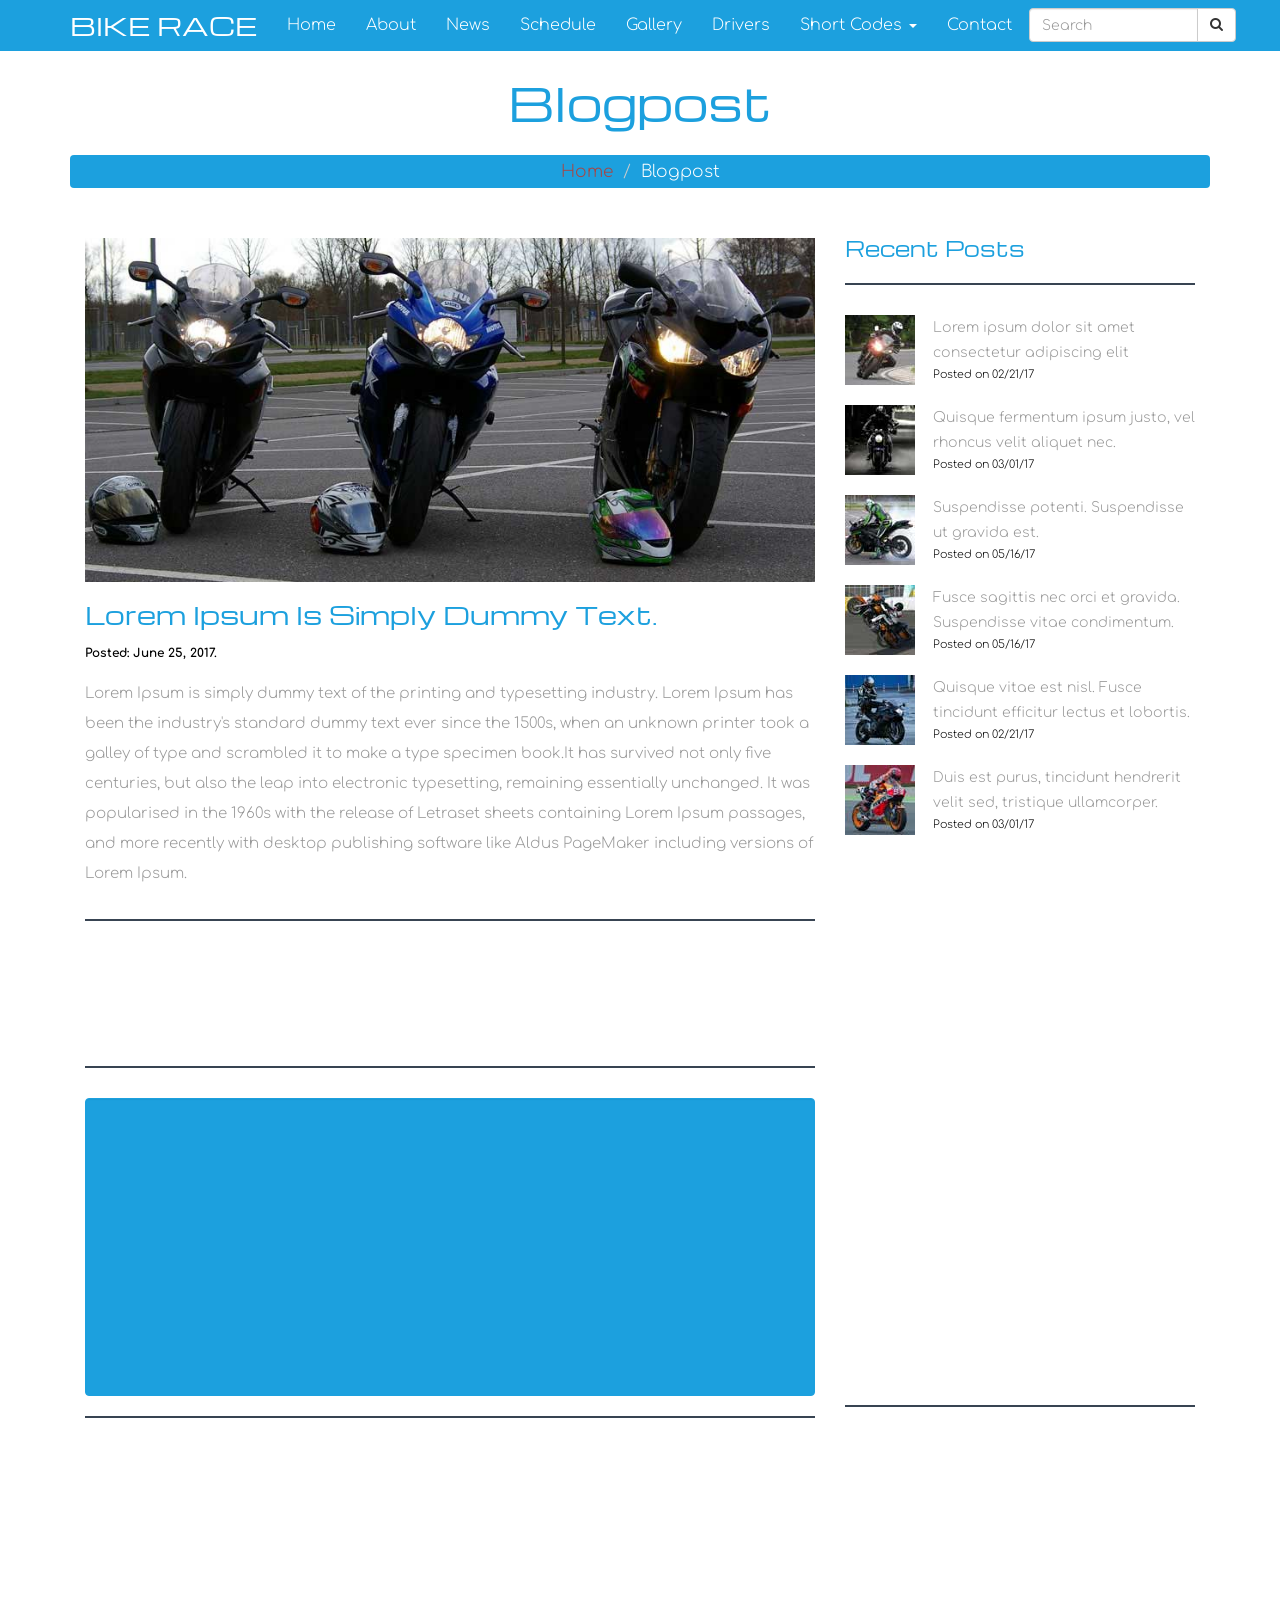
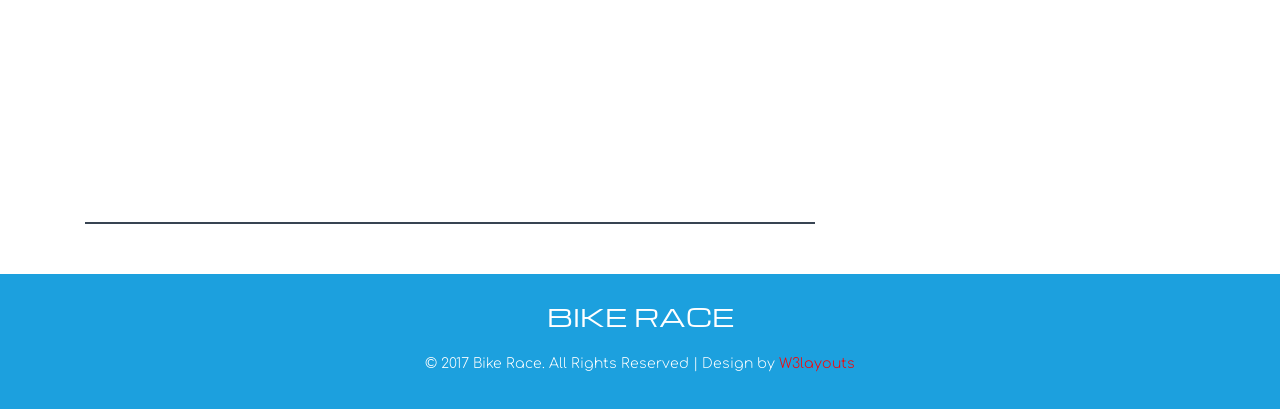
<file: MotoGP-Web-Site/wwwroot/web/blogpost.html>
<!--Author: W3layouts
Author URL: http://w3layouts.com
License: Creative Commons Attribution 3.0 Unported
License URL: http://creativecommons.org/licenses/by/3.0/
-->
<!DOCTYPE html>
<html>
<head>
<title>Bike Race A Sports Category Flat Bootstrap Responsive  Website Template | Blogpost :: w3layouts</title>
<meta name="viewport" content="width=device-width, initial-scale=1">
<meta http-equiv="Content-Type" content="text/html; charset=utf-8" />
<meta name="keywords" content="Bike Race Responsive web template, Bootstrap Web Templates, Flat Web Templates, Android Compatible web template, 
Smartphone Compatible web template, free webdesigns for Nokia, Samsung, LG, SonyEricsson, Motorola web design"/>
<!-- fonts -->
<link href="//fonts.googleapis.com/css?family=Michroma" rel="stylesheet">
<link href="//fonts.googleapis.com/css?family=Comfortaa:300,400,700" rel="stylesheet">
<!-- /fonts -->
<!-- css -->
<link href="css/bootstrap.min.css" rel="stylesheet" type="text/css" media="all" />
<link href="css/font-awesome.min.css" rel="stylesheet" type="text/css" media="all" />
<link href='css/aos.css' rel='stylesheet prefetch' type="text/css" media="all" />
<link href="css/style.css" rel="stylesheet" type="text/css" media="all" />
<!-- /css -->
</head>
<body>
<!-- navigation -->
<nav class="navbar navbar-default navbar-fixed-top" data-aos="flip-up">
    <div class="container">
        <div class="navbar-header">
			<button type="button" class="navbar-toggle collapsed" data-toggle="collapse" data-target="#navbar" aria-expanded="false" aria-controls="navbar">
				<span class="sr-only">Toggle navigation</span>
				<span class="icon-bar"></span>
				<span class="icon-bar"></span>
				<span class="icon-bar"></span>
			</button>
			<a class="navbar-brand" href="index.html"><h1>Bike Race</h1></a>
        </div>
        <div id="navbar" class="navbar-collapse collapse">
			<ul class="nav navbar-nav slide-nav">
				<li><a href="index.html">Home</a></li>
				<li><a href="about.html">About</a></li>
				<li><a href="news.html">News</a></li>
				<li><a href="schedule.html">Schedule</a></li>
				<li><a href="gallery.html">Gallery</a></li>
				<li><a href="drivers.html">Drivers</a></li>
				<li class="dropdown">
					<a href="#" class="dropdown-toggle" data-toggle="dropdown">Short Codes <b class="caret"></b></a>
					<ul class="dropdown-menu">
						<li><a href="typo.html">Typography</a></li>
						<li><a href="icons.html">Icons</a></li>
					</ul>
				</li>
				<li><a href="contact.html">Contact</a></li>
			</ul>
        </div><!--/.nav-collapse -->
		<div class="search1">
			<form action="#" method="post">
				<div class="input-group">
					<input type="text" class="form-control" name="search" id="search2" placeholder="Search" required/>
					<span class="input-group-btn">
						<button class="btn btn-default" type="submit" ><i class="fa fa-search"></i></button>
					</span>
				</div>
			</form>
		</div>	
    </div>
</nav>
<!-- /navigation --> 
<!-- Page Content -->
<!-- header section -->
<section class="inner-w3ls">
    <div class="container">
		<h3 class="text-center" data-aos="zoom-in">Blogpost</h3>
        <!-- Page Heading/Breadcrumbs -->
        <div class="row">
            <div class="col-lg-12">
                <ol class="breadcrumb" data-aos="zoom-in">
                    <li><a href="index.html">Home</a>
                    </li>
                    <li class="active">Blogpost</li>
                </ol>
            </div>
        </div>
        <!-- /.row -->
	</div>
</section>	
<!-- /header section -->
<section class="blogpost-w3layouts">
	<div class="container">
		<! -- SINGLE POST -->
		<div class="col-lg-8" data-aos="flip-left">
			<! -- Blog Post 1 -->
			<p class="blogpost-p1">
				<div class="hover01 column">
					<div>
						<figure><img class="img-responsive" src="images/blogpost.jpg" data-aos="zoom-in"></figure>
					</div>
				</div>	
			</p>
			<a href="blogpost.html" class="blogpost-w3ls" data-aos="flip-up"><h3>Lorem Ipsum is simply dummy text.</h3></a>
			<p class="blogpost-p2" data-aos="flip-up">Posted: June 25, 2017.</p>
			<p class="blogpost-p3" data-aos="flip-up">Lorem Ipsum is simply dummy text of the printing and typesetting industry. Lorem Ipsum has been the industry's standard dummy text ever since the 1500s, when an unknown printer took a galley of type and scrambled it to make a type specimen book.It has survived not only five centuries, but also the leap into electronic typesetting, remaining essentially unchanged. It was popularised in the 1960s with the release of Letraset sheets containing Lorem Ipsum passages, and more recently with desktop publishing software like Aldus PageMaker including versions of Lorem Ipsum.</p>
			<div class="hline"></div>
		 	<h3 class="blogpost-agileits" data-aos="flip-up">Share It on social media:</h3>
			<ul class="social-icons1" data-aos="flip-up">
				<li><a href="#"><i class="fa fa-facebook" aria-hidden="true"></i></a></li>
				<li><a href="#"><i class="fa fa-google-plus" aria-hidden="true"></i></a></li>
				<li><a href="#"><i class="fa fa-twitter" aria-hidden="true"></i></a></li>
				<li><a href="#"><i class="fa fa-youtube" aria-hidden="true"></i></a></li>
			</ul>
			<!-- Blog Comments -->
			<div class="hline"></div>
			<!-- Comments Form -->
			<div class="well">
                <h4 data-aos="flip-up">Leave a Comment:</h4>
                <form action="#" method="post" role="form">
					<div class="form-group" data-aos="flip-up">
						<textarea class="form-control" rows="3"></textarea>
                    </div>
                    <button type="submit" class="btn btn-primary" data-aos="flip-up">Submit</button>
                </form>
            </div>
			<div class="hline"></div>
			<!-- Posted Comments -->
			<!-- Comment -->
            <div class="media">
                <a class="pull-left" href="#" data-aos="flip-up">
					<div class="hover01 column">
						<div>
							<figure><img class="media-object" src="images/blogpost-pic1.jpg" alt="w3layouts"></figure>
						</div>
					</div>	
                </a>
				<div class="media-body" data-aos="flip-up">
					<h4 class="media-heading">Lady Gaga
						<small>July 10, 2017 at 7:30 AM</small>
                    </h4>
                    <p>Cras sit amet nibh libero, in gravida nulla. Nulla vel metus scelerisque ante sollicitudin commodo. Cras purus odio, vestibulum in vulputate at, tempus viverra turpis. Fusce condimentum nunc ac nisi vulputate fringilla.</p>
                </div>
            </div>

            <!-- Comment -->
            <div class="media">
                <a class="pull-left" href="#" data-aos="flip-up">
                    <div class="hover01 column">
						<div>
							<figure><img class="media-object" src="images/blogpost-pic2.jpg" alt="w3layouts"></figure>
						</div>
					</div>
                </a>
				<div class="media-body" data-aos="flip-up">
					<h4 class="media-heading">Britney Spears
                        <small>July 10, 2017 at 9:30 AM</small>
                    </h4>
                    <p>Cras sit amet nibh libero, in gravida nulla. Nulla vel metus scelerisque ante sollicitudin commodo. Cras purus odio, vestibulum in vulputate at, tempus viverra turpis. Fusce condimentum nunc ac nisi vulputate fringilla.</p>
                    <!-- Nested Comment -->
					<div class="media">
						<a class="pull-left" href="#" data-aos="flip-up">
							<div class="hover01 column">
								<div>
									<figure><img class="media-object" src="images/blogpost-pic3.jpg" alt="w3layouts"></figure>
								</div>
							</div>
                        </a>
						<div class="media-body" data-aos="flip-up">
							<h4 class="media-heading">Monica Belucci
								<small>July 10, 2017 at 10:30 AM</small>
                            </h4>
                            <p>Cras sit amet nibh libero, in gravida nulla. Nulla vel metus scelerisque ante sollicitudin commodo. Cras purus odio, vestibulum in vulputate at, tempus viverra turpis. Fusce condimentum nunc ac nisi vulputate fringilla.</p>
                        </div>
                    </div>
                    <!-- End Nested Comment -->
                </div>
            </div>
			<div class="hline"></div>
		</div><! --/col-lg-8 -->
	 	<! -- SIDEBAR -->
		<div class="col-lg-4" data-aos="flip-right">
		 	<h4 class="post-w3ls">Recent Posts</h4>
		 	<div class="hline"></div>
			<ul class="popular-posts">
		        <li data-aos="flip-up">
					<div class="postimg-agile">
						<a href="#">
							<div class="hover15 column">
								<div>
									<figure><img src="images/post1.jpg" alt="Popular Post"></figure>
								</div>
							</div>	
						</a>
					</div>
					<div class="postinfo-agile">	
						<p><a href="#">Lorem ipsum dolor sit amet consectetur adipiscing elit</a></p>
						<em>Posted on 02/21/17</em>
					</div>
					<div class="clearfix"></div>	
		        </li>
		        <li data-aos="flip-up">
					<div class="postimg-agile">
						<a href="#">
							<div class="hover15 column">
								<div>
									<figure><img src="images/post2.jpg" alt="Popular Post"></figure>
								</div>
							</div>	
						</a>
					</div>
					<div class="postinfo-agile">
						<p><a href="#">Quisque fermentum ipsum justo, vel rhoncus velit aliquet nec.</a></p>
						<em>Posted on 03/01/17</em>
					</div>
					<div class="clearfix"></div>
				</li>
				<li data-aos="flip-up">
					<div class="postimg-agile">
						<a href="#">
							<div class="hover15 column">
								<div>
									<figure><img src="images/post3.jpg" alt="Popular Post"></figure>
								</div>
							</div>	
						</a>
					</div>
					<div class="postinfo-agile">	
						<p><a href="#">Suspendisse potenti. Suspendisse ut gravida est. </a></p>
						<em>Posted on 05/16/17</em>
					</div>
					<div class="clearfix"></div>	
		        </li>
		        <li data-aos="flip-up">
					<div class="postimg-agile">
						<a href="#">
							<div class="hover15 column">
								<div>
									<figure><img src="images/post4.jpg" alt="Popular Post"></figure>
								</div>
							</div>	
						</a>
					</div>
					<div class="postinfo-agile">
						<p><a href="#">Fusce sagittis nec orci et gravida. Suspendisse vitae condimentum.</a></p>
						<em>Posted on 05/16/17</em>
					</div>
					<div class="clearfix"></div>
		        </li>
				<li data-aos="flip-up">
					<div class="postimg-agile">
						<a href="#">
							<div class="hover15 column">
								<div>
									<figure><img src="images/post5.jpg" alt="Popular Post"></figure>
								</div>
							</div>	
						</a>
					</div>
					<div class="postinfo-agile">
						<p><a href="#">Quisque vitae est nisl. Fusce tincidunt efficitur lectus et lobortis.</a></p>
						<em>Posted on 02/21/17</em>
					</div>
					<div class="clearfix"></div>
		        </li>
		        <li data-aos="flip-up">
					<div class="postimg-agile">
						<a href="#">
							<div class="hover15 column">
								<div>
									<figure><img src="images/post6.jpg" alt="Popular Post"></figure>
								</div>
							</div>	
						</a>
					</div>
					<div class="postinfo-agile">
						<p><a href="#">Duis est purus, tincidunt hendrerit velit sed, tristique ullamcorper. </a></p>
						<em>Posted on 03/01/17</em>
					</div>
					<div class="clearfix"></div>	
		        </li>    
				<li data-aos="flip-up">
					<div class="postimg-agile">
						<a href="#">
							<div class="hover15 column">
								<div>
									<figure><img src="images/post7.jpg" alt="Popular Post"></figure>
								</div>
							</div>	
						</a>
					</div>
					<div class="postinfo-agile">					
						<p><a href="#">Sed pellentesque luctus mi sit amet venenatis.</a></p>
						<em>Posted on 05/16/17</em>
					</div>
					<div class="clearfix"></div>	
		        </li>
		        <li data-aos="flip-up">
					<div class="postimg-agile">
						<a href="#">
							<div class="hover15 column">
								<div>
									<figure><img src="images/post8.jpg" alt="Popular Post"></figure>
								</div>
							</div>		
						</a>
					</div>
					<div class="postinfo-agile">	
						<p><a href="#">Cras a sollicitudin eros, vitae dignissim sem.</a></p>
						<em>Posted on 05/16/17</em>
					</div>
					<div class="clearfix"></div>	
				</li>
				<li data-aos="flip-up">
					<div class="postimg-agile">
						<a href="#">
							<div class="hover15 column">
								<div>
									<figure><img src="images/post9.jpg" alt="Popular Post"></figure>
								</div>
							</div>	
						</a>
					</div>
					<div class="postinfo-agile">	
						<p><a href="#">Aliquam nulla ex, eleifend eu lorem sit amet.</a></p>
						<em>Posted on 02/21/17</em>
					</div>	
					<div class="clearfix"></div>
		        </li>
		        <li data-aos="flip-up">
					<div class="postimg-agile">
						<a href="#">
							<div class="hover15 column">
								<div>
									<figure><img src="images/post10.jpg" alt="Popular Post"></figure>
								</div>
							</div>	
						</a>
					</div>
					<div class="postinfo-agile">
						<p><a href="#">Etiam malesuada metus eros, vel faucibus mi mollis tempor. </a></p>
						<em>Posted on 03/01/17</em>
					</div>
					<div class="clearfix"></div>	
		        </li>
				<li data-aos="flip-up">
					<div class="postimg-agile">
						<a href="#">
							<div class="hover15 column">
								<div>
									<figure><img src="images/post11.jpg" alt="Popular Post"></figure>
								</div>
							</div>	
						</a>
					</div>
					<div class="postinfo-agile">
						<p><a href="#">Donec sit amet eleifend tellus, id commodo magna. </a></p>
						<em>Posted on 05/16/17</em>
					</div>
					<div class="clearfix"></div>		
		        </li>
		        <li data-aos="flip-up">
					<div class="postimg-agile">
						<a href="#">
							<div class="hover15 column">
								<div>
									<figure><img src="images/post12.jpg" alt="Popular Post"></figure>
								</div>
							</div>	
						</a>
					</div>
					<div class="postinfo-agile">
						<p><a href="#">Maecenas eget congue tellus. Curabitur commodo metus.</a></p>
						<em>Posted on 05/16/17</em>
					</div>
					<div class="clearfix"></div>
		        </li>
		    </ul>   
			<div class="hline"></div>
		</div>
		<div class="clearfix"></div>
	</div><! --/container -->
</section>
<section class="last-w3layouts">
	<div class="container">
		<a href="index.html" class="bottom-agile"><h2 class="text-center">Bike Race</h2></a>
		<p class="text-center">&copy; 2017 Bike Race. All Rights Reserved | Design by <a href="http://w3layouts.com/" target="_blank"> W3layouts </a></p>
	</div>	
</section>
<!-- last section -->	
<!-- back to top -->
<a href="#0" class="cd-top">Top</a>
<!-- /back to top -->
<!-- js files -->
<script src="js/jquery.min.js"></script>
<script src="js/bootstrap.min.js"></script>
<script src="js/SmoothScroll.min.js"></script>
<script src="js/top.js"></script> 
<script src="js/modernizr.min.js"></script>
<script src="js/index.js"></script>
<script src='js/aos.js'></script>
<script src="js/aos2.js"></script>
<!-- /js files -->
</body>
</html>
</file>
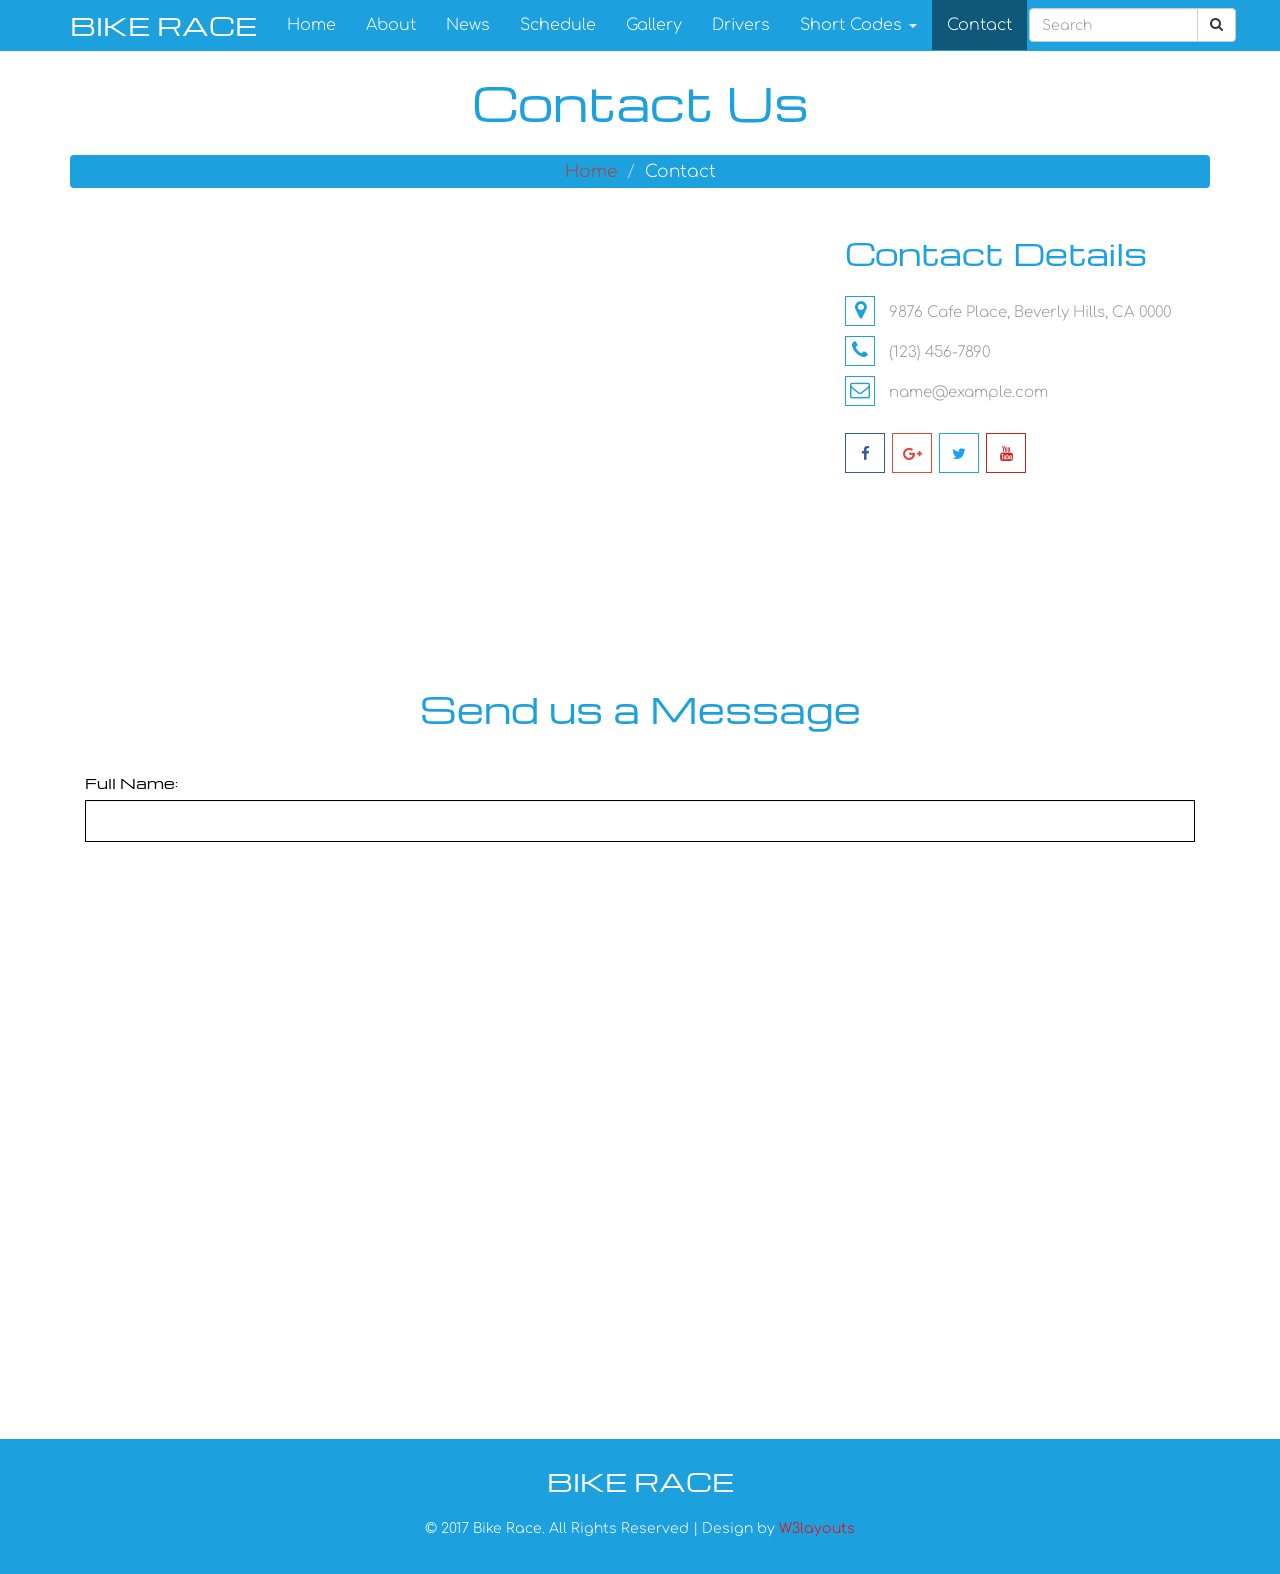
<file: MotoGP-Web-Site/wwwroot/web/contact.html>
<!--Author: W3layouts
Author URL: http://w3layouts.com
License: Creative Commons Attribution 3.0 Unported
License URL: http://creativecommons.org/licenses/by/3.0/
-->
<!DOCTYPE html>
<html>
<head>
<title>Bike Race A Sports Category Flat Bootstrap Responsive  Website Template | Contact :: w3layouts</title>
<meta name="viewport" content="width=device-width, initial-scale=1">
<meta http-equiv="Content-Type" content="text/html; charset=utf-8" />
<meta name="keywords" content="Bike Race Responsive web template, Bootstrap Web Templates, Flat Web Templates, Android Compatible web template, 
Smartphone Compatible web template, free webdesigns for Nokia, Samsung, LG, SonyEricsson, Motorola web design"/>
<!-- fonts -->
<link href="//fonts.googleapis.com/css?family=Michroma" rel="stylesheet">
<link href="//fonts.googleapis.com/css?family=Comfortaa:300,400,700" rel="stylesheet">
<!-- /fonts -->
<!-- css -->
<link href="css/bootstrap.min.css" rel="stylesheet" type="text/css" media="all" />
<link href="css/font-awesome.min.css" rel="stylesheet" type="text/css" media="all" />
<link href='css/aos.css' rel='stylesheet prefetch' type="text/css" media="all" />
<link href="css/style.css" rel="stylesheet" type="text/css" media="all" />
<!-- /css -->
</head>
<body>
<!-- navigation -->
<nav class="navbar navbar-default navbar-fixed-top" data-aos="flip-up">
    <div class="container">
        <div class="navbar-header">
			<button type="button" class="navbar-toggle collapsed" data-toggle="collapse" data-target="#navbar" aria-expanded="false" aria-controls="navbar">
				<span class="sr-only">Toggle navigation</span>
				<span class="icon-bar"></span>
				<span class="icon-bar"></span>
				<span class="icon-bar"></span>
			</button>
			<a class="navbar-brand" href="index.html"><h1>Bike Race</h1></a>
        </div>
        <div id="navbar" class="navbar-collapse collapse">
			<ul class="nav navbar-nav slide-nav">
				<li><a href="index.html">Home</a></li>
				<li><a href="about.html">About</a></li>
				<li><a href="news.html">News</a></li>
				<li><a href="schedule.html">Schedule</a></li>
				<li><a href="gallery.html">Gallery</a></li>
				<li><a href="drivers.html">Drivers</a></li>
				<li class="dropdown">
					<a href="#" class="dropdown-toggle" data-toggle="dropdown">Short Codes <b class="caret"></b></a>
					<ul class="dropdown-menu">
						<li><a href="typo.html">Typography</a></li>
						<li><a href="icons.html">Icons</a></li>
					</ul>
				</li>
				<li class="active current"><a href="contact.html">Contact</a></li>
			</ul>
        </div><!--/.nav-collapse -->
		<div class="search1">
			<form action="#" method="post">
				<div class="input-group">
					<input type="text" class="form-control" name="search" id="search2" placeholder="Search" required/>
					<span class="input-group-btn">
						<button class="btn btn-default" type="submit" ><i class="fa fa-search"></i></button>
					</span>
				</div>
			</form>
		</div>	
    </div>
</nav>
<!-- /navigation --> 
<!-- Page Content -->
<!-- header section -->
<section class="inner-w3ls">
    <div class="container">
		<h3 class="text-center" data-aos="zoom-in">Contact Us</h3>
        <!-- Page Heading/Breadcrumbs -->
        <div class="row">
            <div class="col-lg-12">
                <ol class="breadcrumb" data-aos="zoom-in">
                    <li><a href="index.html">Home</a></li>
                    <li class="active">Contact</li>
                </ol>
            </div>
        </div>
        <!-- /.row -->
	</div>
</section>
<!-- /header section -->
<section class="contact-w3layouts">
	<!-- Page Content -->
    <div class="container">
        <!-- Map Column -->
        <div class="col-md-8" data-aos="flip-left">
            <!-- Embedded Google Map -->
			<div class="map-w3ls">
				<iframe class="googlemaps" src="https://www.google.com/maps/embed?pb=!1m14!1m12!1m3!1d380510.6741687111!2d-88.01234121699822!3d41.83390417061058!2m3!1f0!2f0!3f0!3m2!1i1024!2i768!4f13.1!5e0!3m2!1sen!2sin!4v1455598377120" style="border:0" allowfullscreen></iframe>
			</div>
        </div>
        <!-- Contact Details Column -->
        <div class="col-md-4" data-aos="flip-right">
            <h3>Contact Details</h3>
            <p><i class="fa fa-map-marker"></i> 9876 Cafe Place, Beverly Hills, CA 0000</p>
            <p><i class="fa fa-phone"></i> (123) 456-7890</p>
            <p><i class="fa fa-envelope-o"></i> <a href="mailto:name@example.com">name@example.com</a></p>
			<ul class="social-icons2">
				<li><a href="#"><i class="fa fa-facebook" aria-hidden="true"></i></a></li>
				<li><a href="#"><i class="fa fa-google-plus" aria-hidden="true"></i></a></li>
				<li><a href="#"><i class="fa fa-twitter" aria-hidden="true"></i></a></li>
				<li><a href="#"><i class="fa fa-youtube" aria-hidden="true"></i></a></li>
			</ul>
        </div>
    </div>
</section>
<section class="contact-w3ls">	
    <!-- Contact Form -->
	<div class="container">	
		<div class="col-md-12">
			<h3 class="text-center" data-aos="flip-up">Send us a Message</h3>
			<form action="" method="post" name="sentMessage" id="contactForm" novalidate>
                <div class="control-group form-group" data-aos="flip-up">
                    <div class="controls">
                        <label>Full Name:</label>
                        <input type="text" class="form-control" id="name" required data-validation-required-message="Please enter your name.">
                        <p class="help-block"></p>
                    </div>
                </div>
                <div class="control-group form-group" data-aos="flip-up">
                    <div class="controls">
                        <label>Phone Number:</label>
                        <input type="tel" class="form-control" id="phone" required data-validation-required-message="Please enter your phone number.">
                    </div>
                </div>
                <div class="control-group form-group" data-aos="flip-up">
                    <div class="controls">
                        <label>Email Address:</label>
                        <input type="email" class="form-control" id="email" required data-validation-required-message="Please enter your email address.">
                    </div>
                </div>
				<div class="control-group form-group" data-aos="flip-up">
                    <div class="controls">
						<label>Message:</label>
                        <textarea rows="10" cols="100" class="form-control" id="message" required data-validation-required-message="Please enter your message" maxlength="999" style="resize:none"></textarea>
                    </div>
                </div>
                <div id="success"></div>
                <!-- For success/fail messages -->
                <button type="submit" class="btn btn-primary" data-aos="flip-up">Send Message</button>
            </form>
		</div>
	</div>
</section>	
<section class="last-w3layouts">
	<div class="container">
		<a href="index.html" class="bottom-agile"><h2 class="text-center">Bike Race</h2></a>
		<p class="text-center">&copy; 2017 Bike Race. All Rights Reserved | Design by <a href="http://w3layouts.com/" target="_blank"> W3layouts </a></p>
	</div>	
</section>
<!-- last section -->
<!-- back to top -->
<a href="#0" class="cd-top">Top</a>
<!-- /back to top -->	
<!-- js files -->
<script src="js/jquery.min.js"></script>
<script src="js/bootstrap.min.js"></script>
<script src="js/SmoothScroll.min.js"></script>
<script src="js/top.js"></script> 
<script src="js/modernizr.min.js"></script>
<script src="js/index.js"></script>
<script src='js/aos.js'></script>
<script src="js/aos2.js"></script>
<!-- js for contact form -->
<script src="js/jqBootstrapValidation.js"></script>
<script src="js/contact_me.js"></script>
<!-- //js for contact form -->		
<!-- /js files -->
</body>
</html>
</file>
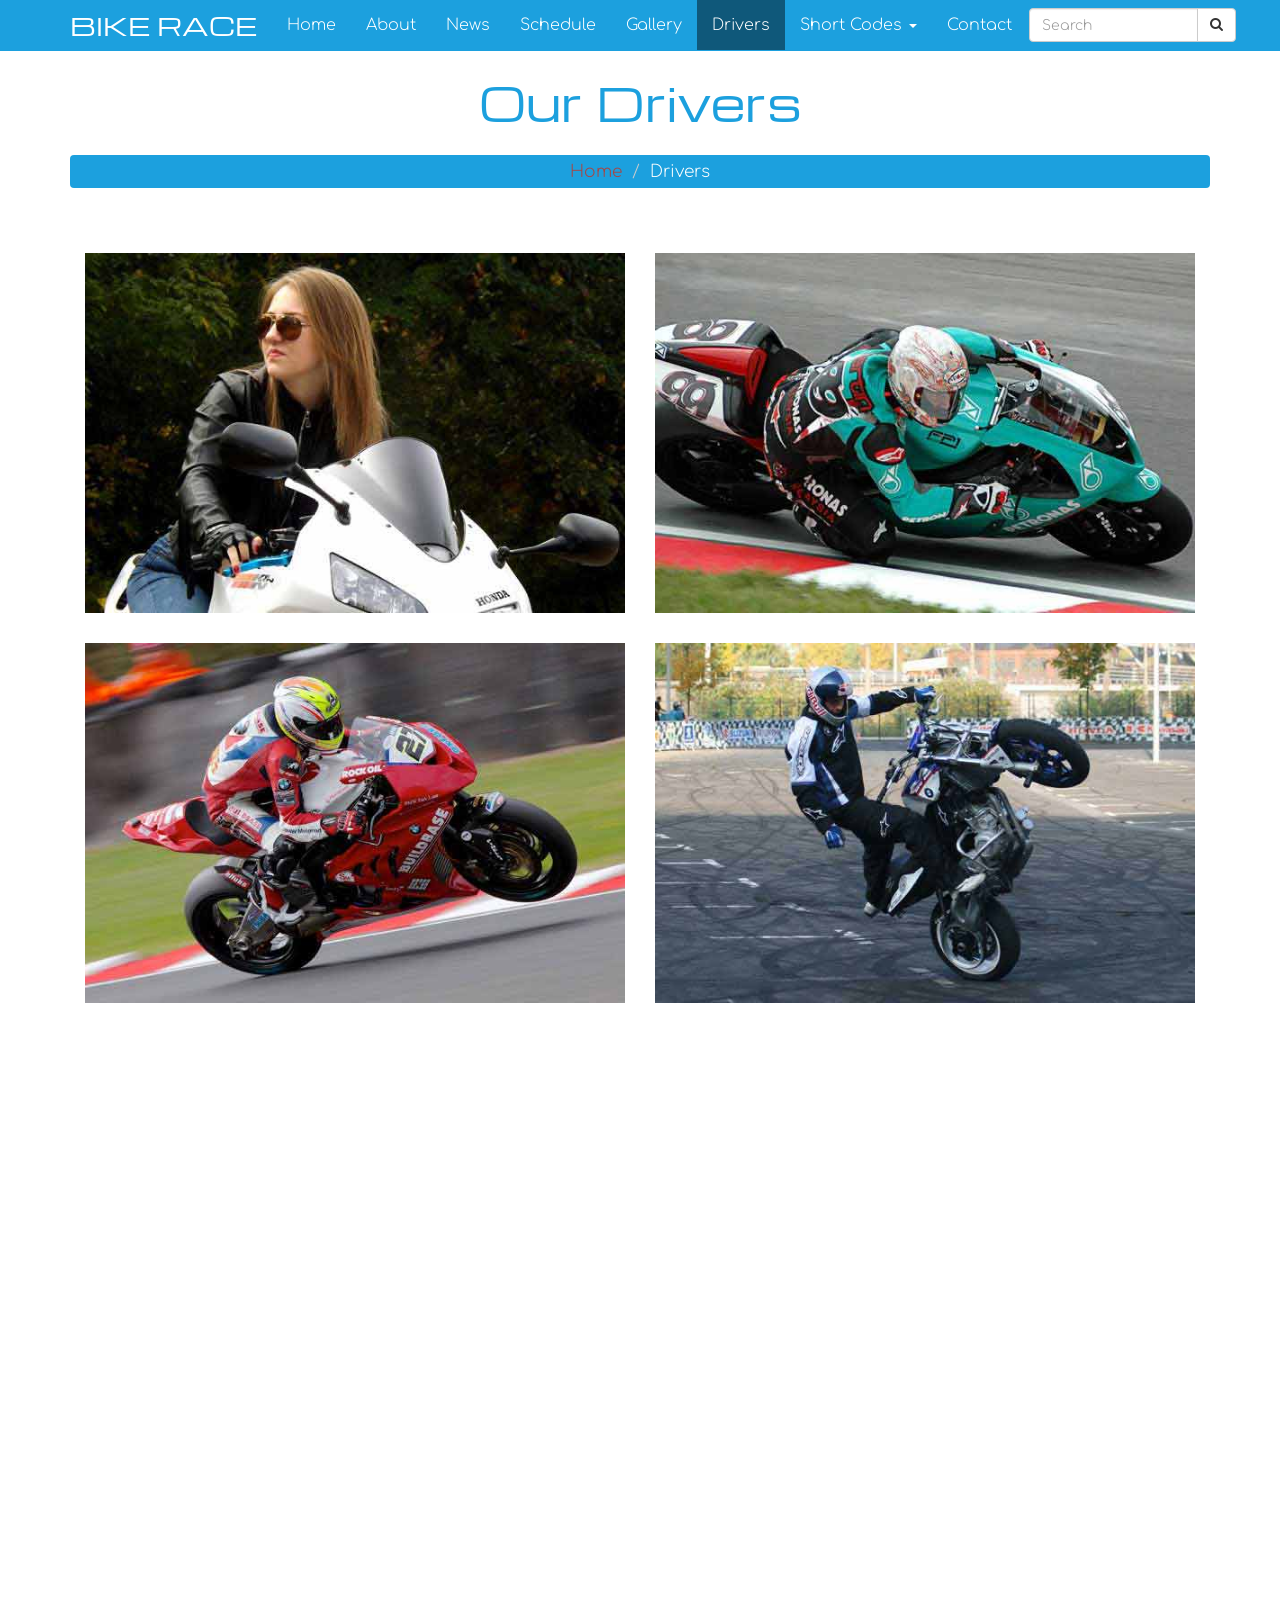
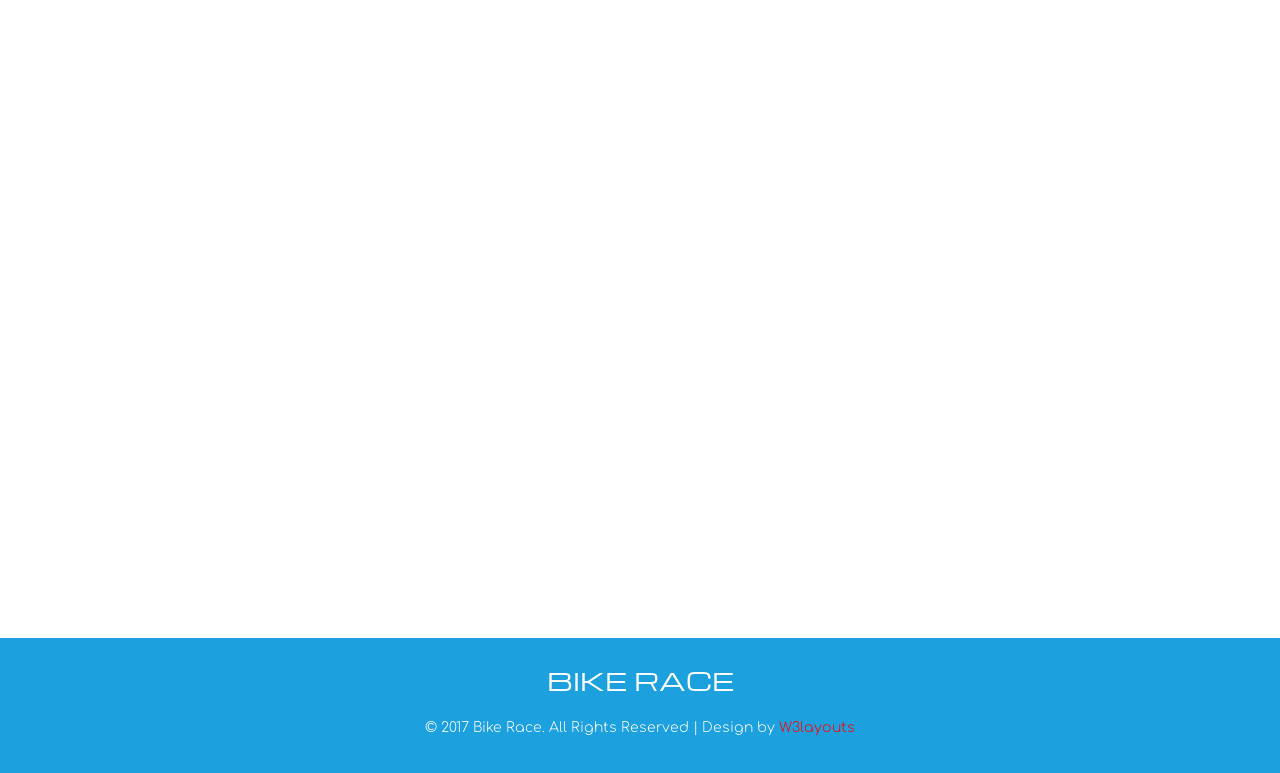
<file: MotoGP-Web-Site/wwwroot/web/drivers.html>
<!--Author: W3layouts
Author URL: http://w3layouts.com
License: Creative Commons Attribution 3.0 Unported
License URL: http://creativecommons.org/licenses/by/3.0/
-->
<!DOCTYPE html>
<html>
<head>
<title>Bike Race A Sports Category Flat Bootstrap Responsive  Website Template | Drivers :: w3layouts</title>
<meta name="viewport" content="width=device-width, initial-scale=1">
<meta http-equiv="Content-Type" content="text/html; charset=utf-8" />
<meta name="keywords" content="Bike Race Responsive web template, Bootstrap Web Templates, Flat Web Templates, Android Compatible web template, 
Smartphone Compatible web template, free webdesigns for Nokia, Samsung, LG, SonyEricsson, Motorola web design"/>
<!-- fonts -->
<link href="//fonts.googleapis.com/css?family=Michroma" rel="stylesheet">
<link href="//fonts.googleapis.com/css?family=Comfortaa:300,400,700" rel="stylesheet">
<!-- /fonts -->
<!-- css -->
<link href="css/bootstrap.min.css" rel="stylesheet" type="text/css" media="all" />
<link href="css/font-awesome.min.css" rel="stylesheet" type="text/css" media="all" />
<link href='css/aos.css' rel='stylesheet prefetch' type="text/css" media="all" />
<link href="css/style.css" rel="stylesheet" type="text/css" media="all" />
<!-- /css -->
</head>
<body>
<!-- navigation -->
<nav class="navbar navbar-default navbar-fixed-top" data-aos="flip-up">
    <div class="container">
        <div class="navbar-header">
			<button type="button" class="navbar-toggle collapsed" data-toggle="collapse" data-target="#navbar" aria-expanded="false" aria-controls="navbar">
				<span class="sr-only">Toggle navigation</span>
				<span class="icon-bar"></span>
				<span class="icon-bar"></span>
				<span class="icon-bar"></span>
			</button>
			<a class="navbar-brand" href="index.html"><h1>Bike Race</h1></a>
        </div>
        <div id="navbar" class="navbar-collapse collapse">
			<ul class="nav navbar-nav slide-nav">
				<li><a href="index.html">Home</a></li>
				<li><a href="about.html">About</a></li>
				<li><a href="news.html">News</a></li>
				<li><a href="schedule.html">Schedule</a></li>
				<li><a href="gallery.html">Gallery</a></li>
				<li class="active current"><a href="drivers.html">Drivers</a></li>
				<li class="dropdown">
					<a href="#" class="dropdown-toggle" data-toggle="dropdown">Short Codes <b class="caret"></b></a>
					<ul class="dropdown-menu">
						<li><a href="typo.html">Typography</a></li>
						<li><a href="icons.html">Icons</a></li>
					</ul>
				</li>
				<li><a href="contact.html">Contact</a></li>
			</ul>
        </div><!--/.nav-collapse -->
		<div class="search1">
			<form action="#" method="post">
				<div class="input-group">
					<input type="text" class="form-control" name="search" id="search2" placeholder="Search" required/>
					<span class="input-group-btn">
						<button class="btn btn-default" type="submit" ><i class="fa fa-search"></i></button>
					</span>
				</div>
			</form>
		</div>	
    </div>
</nav>
<!-- /navigation --> 
<!-- Page Content -->
<!-- header section -->
<section class="inner-w3ls">
    <div class="container">
		<h3 class="text-center" data-aos="zoom-in">Our Drivers</h3>
        <!-- Page Heading/Breadcrumbs -->
        <div class="row">
            <div class="col-lg-12">
                <ol class="breadcrumb" data-aos="zoom-in">
                    <li><a href="index.html">Home</a></li>
                    <li class="active">Drivers</li>
                </ol>
            </div>
        </div>
        <!-- /.row -->
	</div>
</section>
<!-- /header section -->
<section class="drivers-w3ls">
	<div class="container">
		<div class="project-list">
			<div class="project" data-aos="zoom-in">
				<div class="project__card">
					<a href="#image-1" class="project__image"><img src="images/drive1.jpg" alt=""></a>
					<div class="project__detail"> 
						<h4 class="project__title"><a href="#image-1">Electra</a></h4>
						<small class="project__category"><a href="#image-1">Honda Team</a></small>
						<a href="#image-1" class="opening">Read More</a>
					</div>
				</div>
			</div>	
			<div class="project" data-aos="zoom-in">
				<div class="project__card">
					<a href="#image-2" class="project__image"><img src="images/drive2.jpg" alt=""></a>
					<div class="project__detail">
						<h4 class="project__title"><a href="#image-2">Sylvester</a></h4>
						<small class="project__category"><a href="#image-2">Aprilia Team</a></small>
						<a href="#image-2" class="opening">Read More</a>
					</div>
				</div>
			</div>
			<div class="project" data-aos="zoom-in">
				<div class="project__card">
					<a href="#image-3" class="project__image"><img src="images/drive3.jpg" alt=""></a>
					<div class="project__detail">
						<h4 class="project__title"><a href="#image-3">Arnold</a></h4>
						<small class="project__category"><a href="#image-3">BMW team</a></small>
						<a href="#image-3" class="opening">Read More</a>
					</div>
				</div>			
			</div>
			<div class="project" data-aos="zoom-in">
				<div class="project__card">
					<a href="#image-4" class="project__image"><img src="images/drive4.jpg" alt=""></a>
					<div class="project__detail">
						<h4 class="project__title"><a href="#image-4">Wolverine</a></h4>
						<small class="project__category"><a href="#image-4">BMW Team</a></small>
						<a href="#image-4" class="opening">Read More</a>
					</div>
				</div>
			</div>	
			<div class="project" data-aos="zoom-in">
				<div class="project__card">
					<a href="#image-5" class="project__image"><img src="images/drive5.jpg" alt=""></a>
					<div class="project__detail"> 
						<h4 class="project__title"><a href="#image-1">Jackie Chan</a></h4>
						<small class="project__category"><a href="#image-1">Yamaha Team</a></small>
						<a href="#image-5" class="opening">Read More</a>
					</div>
				</div>
			</div>	
			<div class="project" data-aos="zoom-in">
				<div class="project__card">
					<a href="#image-6" class="project__image"><img src="images/drive6.jpg" alt=""></a>
					<div class="project__detail">
						<h4 class="project__title"><a href="#image-2">Max Payne</a></h4>
						<small class="project__category"><a href="#image-2">Suzuki Team</a></small>
						<a href="#image-6" class="opening">Read More</a>
					</div>
				</div>
			</div>
			<div class="project" data-aos="zoom-in">
				<div class="project__card">
					<a href="#image-7" class="project__image"><img src="images/drive7.jpg" alt=""></a>
					<div class="project__detail">
						<h4 class="project__title"><a href="#image-3">Nicholas Cage</a></h4>
						<small class="project__category"><a href="#image-3">Aprilia Team</a></small>
						<a href="#image-7" class="opening">Read More</a>
					</div>
				</div>			
			</div>
			<div class="project" data-aos="zoom-in">
				<div class="project__card">
					<a href="#image-8" class="project__image"><img src="images/drive8.jpg" alt=""></a>
					<div class="project__detail">
						<h4 class="project__title"><a href="#image-4">Jason Bourne</a></h4>
						<small class="project__category"><a href="#image-4">Kawasaki Team</a></small>
						<a href="#image-8" class="opening">Read More</a>
					</div>
				</div>
			</div>
			<div class="project" data-aos="zoom-in">
				<div class="project__card">
					<a href="#image-9" class="project__image"><img src="images/drive9.jpg" alt=""></a>
					<div class="project__detail">
						<h4 class="project__title"><a href="#image-3">Bruce Lee</a></h4>
						<small class="project__category"><a href="#image-3">Yamaha Team</a></small>
						<a href="#image-9" class="opening">Read More</a>
					</div>
				</div>			
			</div>
			<div class="project" data-aos="zoom-in">
				<div class="project__card">
					<a href="#image-10" class="project__image"><img src="images/drive10.jpg" alt=""></a>
					<div class="project__detail">
						<h4 class="project__title"><a href="#image-4">Harrison Ford</a></h4>
						<small class="project__category"><a href="#image-4">Honda Team</a></small>
						<a href="#image-10" class="opening">Read More</a>
					</div>
				</div>
			</div>			
		</div>		
	</div>
	<div class="lb-overlay" id="image-1">
		<img src="images/drive1.jpg" alt="image01" class="img-responsive"/>
		<div>
			<h3>Electra <span>Honda Team</h3>
			<p>Lorem ipsum dolor sit amet, consectetur adipiscing elit. Proin quis ullamcorper risus. Aliquam erat volutpat. Proin faucibus nibh vel cursus ultricies. Morbi id mi tempor, lacinia risus sed, commodo sapien. Nunc aliquam ac risus id dictum.</p>
			<a href="#image-10" class="lb-prev">Prev</a>
			<a href="#image-2" class="lb-next">Next</a>
		</div>
		<a href="" class="lb-close">x</a>
	</div>
	<div class="lb-overlay" id="image-2">
		<img src="images/drive2.jpg" alt="image01" class="img-responsive"/>
		<div>
			<h3>Sylvester <span>Aprilia Team</h3>
			<p>Lorem ipsum dolor sit amet, consectetur adipiscing elit. Proin quis ullamcorper risus. Aliquam erat volutpat. Proin faucibus nibh vel cursus ultricies. Morbi id mi tempor, lacinia risus sed, commodo sapien. Nunc aliquam ac risus id dictum.</p>
			<a href="#image-1" class="lb-prev">Prev</a>
			<a href="#image-3" class="lb-next">Next</a>
		</div>
		<a href="" class="lb-close">x</a>
	</div>
	<div class="lb-overlay" id="image-3">
		<img src="images/drive3.jpg" alt="image01" class="img-responsive"/>
		<div>
			<h3>Arnold <span>BMW team</h3>
			<p>Lorem ipsum dolor sit amet, consectetur adipiscing elit. Proin quis ullamcorper risus. Aliquam erat volutpat. Proin faucibus nibh vel cursus ultricies. Morbi id mi tempor, lacinia risus sed, commodo sapien. Nunc aliquam ac risus id dictum.</p>
			<a href="#image-2" class="lb-prev">Prev</a>
			<a href="#image-4" class="lb-next">Next</a>
		</div>
		<a href="" class="lb-close">x</a>
	</div>	
	<div class="lb-overlay" id="image-4">
		<img src="images/drive4.jpg" alt="image01" class="img-responsive"/>
		<div>
			<h3>Wolverine <span>BMW team</span></h3>
			<p>Lorem ipsum dolor sit amet, consectetur adipiscing elit. Proin quis ullamcorper risus. Aliquam erat volutpat. Proin faucibus nibh vel cursus ultricies. Morbi id mi tempor, lacinia risus sed, commodo sapien. Nunc aliquam ac risus id dictum.</p>
			<a href="#image-3" class="lb-prev">Prev</a>
			<a href="#image-5" class="lb-next">Next</a>
		</div>
		<a href="" class="lb-close">x</a>
	</div>
	<div class="lb-overlay" id="image-5">
		<img src="images/drive5.jpg" alt="image01" class="img-responsive"/>
		<div>
			<h3>Jackie Chan <span>Yamaha Team</h3>
			<p>Lorem ipsum dolor sit amet, consectetur adipiscing elit. Proin quis ullamcorper risus. Aliquam erat volutpat. Proin faucibus nibh vel cursus ultricies. Morbi id mi tempor, lacinia risus sed, commodo sapien. Nunc aliquam ac risus id dictum.</p>
			<a href="#image-4" class="lb-prev">Prev</a>
			<a href="#image-6" class="lb-next">Next</a>
		</div>
		<a href="" class="lb-close">x</a>
	</div>
	<div class="lb-overlay" id="image-6">
		<img src="images/drive6.jpg" alt="image01" class="img-responsive"/>
		<div>
			<h3>Max Payne <span>Suzuki Team</h3>
			<p>Lorem ipsum dolor sit amet, consectetur adipiscing elit. Proin quis ullamcorper risus. Aliquam erat volutpat. Proin faucibus nibh vel cursus ultricies. Morbi id mi tempor, lacinia risus sed, commodo sapien. Nunc aliquam ac risus id dictum.</p>
			<a href="#image-5" class="lb-prev">Prev</a>
			<a href="#image-7" class="lb-next">Next</a>
		</div>
		<a href="" class="lb-close">x</a>
	</div>
	<div class="lb-overlay" id="image-7">
		<img src="images/drive7.jpg" alt="image01" class="img-responsive"/>
		<div>
			<h3>Nicholas Cage <span>Aprilia Team</h3>
			<p>Lorem ipsum dolor sit amet, consectetur adipiscing elit. Proin quis ullamcorper risus. Aliquam erat volutpat. Proin faucibus nibh vel cursus ultricies. Morbi id mi tempor, lacinia risus sed, commodo sapien. Nunc aliquam ac risus id dictum.</p>
			<a href="#image-6" class="lb-prev">Prev</a>
			<a href="#image-8" class="lb-next">Next</a>
		</div>
		<a href="" class="lb-close">x</a>
	</div>	
	<div class="lb-overlay" id="image-8">
		<img src="images/drive8.jpg" alt="image01" class="img-responsive"/>
		<div>
			<h3>Jason Bourne <span>Kawasaki Team</h3>
			<p>Lorem ipsum dolor sit amet, consectetur adipiscing elit. Proin quis ullamcorper risus. Aliquam erat volutpat. Proin faucibus nibh vel cursus ultricies. Morbi id mi tempor, lacinia risus sed, commodo sapien. Nunc aliquam ac risus id dictum.</p>
			<a href="#image-7" class="lb-prev">Prev</a>
			<a href="#image-9" class="lb-next">Next</a>
		</div>
		<a href="" class="lb-close">x</a>
	</div>
	<div class="lb-overlay" id="image-9">
		<img src="images/drive9.jpg" alt="image01" class="img-responsive"/>
		<div>
			<h3>Bruce Lee <span>Yamaha Team</h3>
			<p>Lorem ipsum dolor sit amet, consectetur adipiscing elit. Proin quis ullamcorper risus. Aliquam erat volutpat. Proin faucibus nibh vel cursus ultricies. Morbi id mi tempor, lacinia risus sed, commodo sapien. Nunc aliquam ac risus id dictum.</p>
			<a href="#image-8" class="lb-prev">Prev</a>
			<a href="#image-10" class="lb-next">Next</a>
		</div>
		<a href="" class="lb-close">x</a>
	</div>	
	<div class="lb-overlay" id="image-10">
		<img src="images/drive10.jpg" alt="image01" class="img-responsive"/>
		<div>
			<h3>Harrison Ford <span>Honda Team</h3>
			<p>Lorem ipsum dolor sit amet, consectetur adipiscing elit. Proin quis ullamcorper risus. Aliquam erat volutpat. Proin faucibus nibh vel cursus ultricies. Morbi id mi tempor, lacinia risus sed, commodo sapien. Nunc aliquam ac risus id dictum.</p>
			<a href="#image-9" class="lb-prev">Prev</a>
			<a href="#image-1" class="lb-next">Next</a>
		</div>
		<a href="" class="lb-close">x</a>
	</div>
</section>	
<section class="last-w3layouts">
	<div class="container">
		<a href="index.html" class="bottom-agile"><h2 class="text-center">Bike Race</h2></a>
		<p class="text-center">&copy; 2017 Bike Race. All Rights Reserved | Design by <a href="http://w3layouts.com/" target="_blank"> W3layouts </a></p>
	</div>	
</section>
<!-- last section -->	
<!-- back to top -->
<a href="#0" class="cd-top">Top</a>
<!-- /back to top -->
<!-- js files -->
<script src="js/jquery.min.js"></script>
<script src="js/bootstrap.min.js"></script>
<script src="js/SmoothScroll.min.js"></script>
<script src="js/top.js"></script> 
<script src="js/modernizr.min.js"></script>
<script src="js/index.js"></script>
<script src='js/aos.js'></script>
<script src="js/aos2.js"></script>
<!-- js for drivers -->
<script src="js/jquery.hover3d.js" ></script>
<script>
	$(document).ready(function(){
		$(".project").hover3d({
			selector: ".project__card"
		});

		$(".movie").hover3d({
			selector: ".movie__card",
			shine: true,
			sensitivity: 20,
		});
	});
</script>
<!-- //js for drivers -->		
<!-- /js files -->
</body>
</html>
</file>
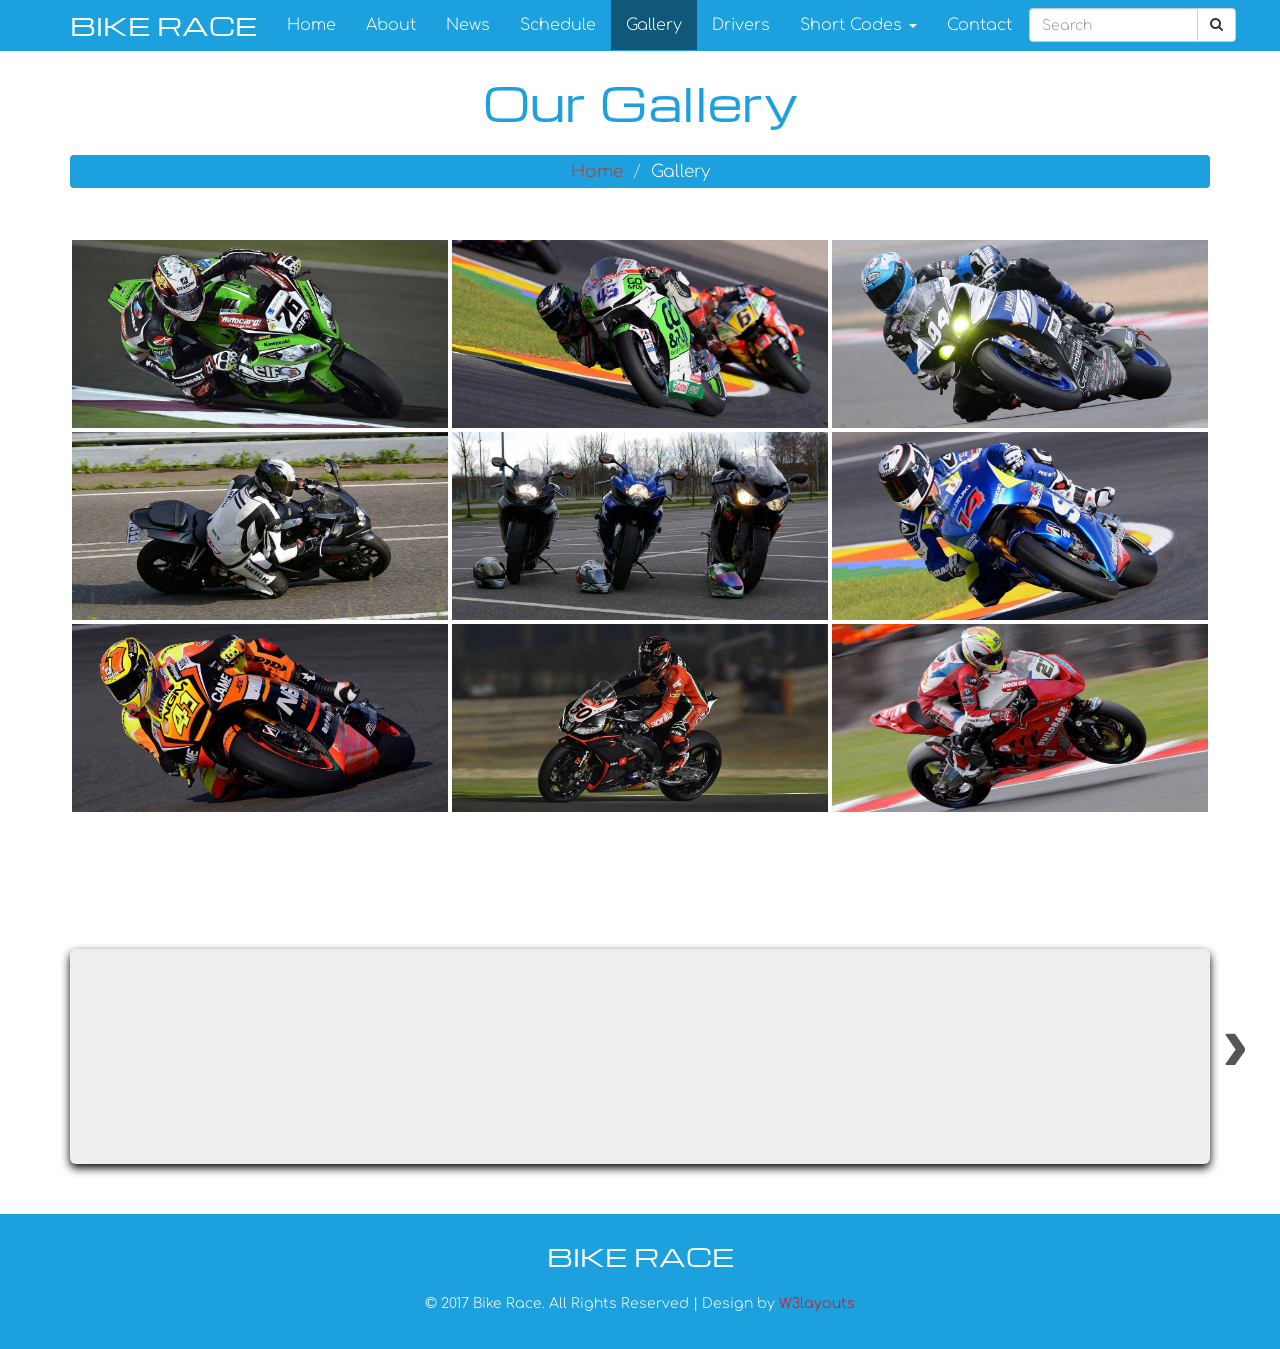
<file: MotoGP-Web-Site/wwwroot/web/gallery.html>
<!--Author: W3layouts
Author URL: http://w3layouts.com
License: Creative Commons Attribution 3.0 Unported
License URL: http://creativecommons.org/licenses/by/3.0/
-->
<!DOCTYPE html>
<html>
<head>
<title>Bike Race A Sports Category Flat Bootstrap Responsive  Website Template | Gallery :: w3layouts</title>
<meta name="viewport" content="width=device-width, initial-scale=1">
<meta http-equiv="Content-Type" content="text/html; charset=utf-8" />
<meta name="keywords" content="Bike Race Responsive web template, Bootstrap Web Templates, Flat Web Templates, Android Compatible web template, 
Smartphone Compatible web template, free webdesigns for Nokia, Samsung, LG, SonyEricsson, Motorola web design"/>
<!-- fonts -->
<link href="//fonts.googleapis.com/css?family=Michroma" rel="stylesheet">
<link href="//fonts.googleapis.com/css?family=Comfortaa:300,400,700" rel="stylesheet">
<!-- /fonts -->
<!-- css -->
<link href="css/bootstrap.min.css" rel="stylesheet" type="text/css" media="all" />
<link href="css/font-awesome.min.css" rel="stylesheet" type="text/css" media="all" />
<link href='css/aos.css' rel='stylesheet prefetch' type="text/css" media="all" />
<link href="css/YouTubePopUp.css" rel="stylesheet" type="text/css" media="all" />
<link href="css/simplelightbox.min.css" rel="stylesheet" type="text/css" media="all" />
<link href="css/style.css" rel="stylesheet" type="text/css" media="all" />
<!-- /css -->
</head>
<body>
<!-- navigation -->
<nav class="navbar navbar-default navbar-fixed-top" data-aos="flip-up">
    <div class="container">
        <div class="navbar-header">
			<button type="button" class="navbar-toggle collapsed" data-toggle="collapse" data-target="#navbar" aria-expanded="false" aria-controls="navbar">
				<span class="sr-only">Toggle navigation</span>
				<span class="icon-bar"></span>
				<span class="icon-bar"></span>
				<span class="icon-bar"></span>
			</button>
			<a class="navbar-brand" href="index.html"><h1>Bike Race</h1></a>
        </div>
        <div id="navbar" class="navbar-collapse collapse">
			<ul class="nav navbar-nav slide-nav">
				<li><a href="index.html">Home</a></li>
				<li><a href="about.html">About</a></li>
				<li><a href="news.html">News</a></li>
				<li><a href="schedule.html">Schedule</a></li>
				<li class="active current"><a href="gallery.html">Gallery</a></li>
				<li><a href="drivers.html">Drivers</a></li>
				<li class="dropdown">
					<a href="#" class="dropdown-toggle" data-toggle="dropdown">Short Codes <b class="caret"></b></a>
					<ul class="dropdown-menu">
						<li><a href="typo.html">Typography</a></li>
						<li><a href="icons.html">Icons</a></li>
					</ul>
				</li>
				<li><a href="contact.html">Contact</a></li>
			</ul>
        </div><!--/.nav-collapse -->
		<div class="search1">
			<form action="#" method="post">
				<div class="input-group">
					<input type="text" class="form-control" name="search" id="search2" placeholder="Search" required/>
					<span class="input-group-btn">
						<button class="btn btn-default" type="submit" ><i class="fa fa-search"></i></button>
					</span>
				</div>
			</form>
		</div>	
    </div>
</nav>
<!-- /navigation --> 
<!-- Page Content -->
<!-- header section -->
<section class="inner-w3ls">
    <div class="container">
		<h3 class="text-center" data-aos="zoom-in">Our Gallery</h3>
        <!-- Page Heading/Breadcrumbs -->
        <div class="row">
            <div class="col-lg-12">
                <ol class="breadcrumb" data-aos="zoom-in">
                    <li><a href="index.html">Home</a></li>
                    <li class="active">Gallery</li>
                </ol>
            </div>
        </div>
        <!-- /.row -->
	</div>
</section>
<!-- /header section -->
<!-- images -->
<section class="gallery-w3ls">
	<div class="container">
		<div class="gallery" data-aos="flip-down">
			<a href="images/gallery1.jpg" class="big"><img src="images/gallery1.jpg" alt="" title="Bike Race"/></a>
			<a href="images/gallery2.jpg" class="big"><img src="images/gallery2.jpg" alt="" title="Bike Race"/></a>
			<a href="images/gallery3.jpg" class="big"><img src="images/gallery3.jpg" alt="" title="Bike Race"/></a>
			<a href="images/gallery4.jpg" class="big"><img src="images/gallery4.jpg" alt="" title="Bike Race"/></a>
			<a href="images/gallery5.jpg" class="big"><img src="images/gallery5.jpg" alt="" title="Bike Race"/></a>
			<a href="images/gallery6.jpg" class="big"><img src="images/gallery6.jpg" alt="" title="Bike Race"/></a>
			<a href="images/gallery7.jpg" class="big"><img src="images/gallery7.jpg" alt="" title="Bike Race"/></a>
			<a href="images/gallery8.jpg" class="big"><img src="images/gallery8.jpg" alt="" title="Bike Race"/></a>
			<a href="images/gallery9.jpg" class="big"><img src="images/gallery9.jpg" alt="" title="Bike Race"/></a>
			<div class="clear"></div>
		</div>
		<div class="clearfix"></div>
	</div>
</section>	
<!-- //images -->
<!-- video -->
<section class="video-w3ls">
	<div class="container">
		<h3 class="text-center" data-aos="flip-up">Our Videos</h3>
		<div class="carousel right">
			<div class="indicator"></div>
			<div class="wrap" data-aos="flip-up">
				<ul>
					<li><a class="bla-2" href="https://www.youtube.com/watch?v=stwfs1hlmwk"><span class="container2"><img src="images/videopic1.jpg" alt="w3layouts"/></span></a></li>
					<li><a class="bla-2" href="https://vimeo.com/29764755"><span class="container2"><img src="images/videopic2.jpg" alt="w3layouts"/></span></a></li>
					<li><a class="bla-2" href="https://www.youtube.com/watch?v=stwfs1hlmwk"><span class="container2"><img src="images/videopic3.jpg" alt="w3layouts"/></span></a></li>
					<li><a class="bla-2" href="https://vimeo.com/29764755"><span class="container2"><img src="images/videopic4.jpg" alt="w3layouts"/></span></a></li>
					<li><a class="bla-2" href="https://www.youtube.com/watch?v=stwfs1hlmwk"><span class="container2"><img src="images/videopic5.jpg" alt="w3layouts"/></span></a></li>
					<li><a class="bla-2" href="https://vimeo.com/29764755"><span class="container2"><img src="images/videopic6.jpg" alt="w3layouts"/></span></a></li>
					<li><a class="bla-2" href="https://www.youtube.com/watch?v=stwfs1hlmwk"><span class="container2"><img src="images/videopic7.jpg" alt="w3layouts"/></span></a></li>
				</ul>
			</div>
		</div>
	</div>
</section>
<!-- //video -->
<section class="last-w3layouts">
	<div class="container">
		<a href="index.html" class="bottom-agile"><h2 class="text-center">Bike Race</h2></a>
		<p class="text-center">&copy; 2017 Bike Race. All Rights Reserved | Design by <a href="http://w3layouts.com/" target="_blank"> W3layouts </a></p>
	</div>	
</section>
<!-- last section -->	
<!-- back to top -->
<a href="#0" class="cd-top">Top</a>
<!-- /back to top -->
<!-- js files -->
<script src="js/jquery.min.js"></script>
<script src="js/bootstrap.min.js"></script>
<script src="js/SmoothScroll.min.js"></script>
<script src="js/top.js"></script> 
<script src="js/modernizr.min.js"></script>
<script src="js/index.js"></script>
<script src='js/aos.js'></script>
<script src="js/aos2.js"></script>		
<!-- js for video popup -->
<script type="text/javascript" src="js/YouTubePopUp.jquery.js"></script>
<script type="text/javascript">
	jQuery(function(){
		jQuery("a.bla-2").YouTubePopUp( { autoplay: 0 } ); // Disable autoplay
	});
</script>
<!-- //js for video popup -->
<!-- js for video hover -->
<script src="js/ns.hover.min.js"></script>
	<script>
	window.onload = function(){
		//$.noConflict();
		jQuery(document).ready(function($){
			$('.container2').nsHover({
	            bgcolor: '#000',
	            bganim : 'scale'
			});
		});
	}
	</script>
<!-- //js for video hover -->
<!-- js for video carousel -->
<script src="js/jquery.hoverCarousel.js"></script>
<!-- //js for video carousel -->
<!-- js for image gallery -->
<script type="text/javascript" src="js/simple-lightbox.js"></script>
<script>
	$(function(){
		var $gallery = $('.gallery a').simpleLightbox();

		$gallery.on('show.simplelightbox', function(){
			console.log('Requested for showing');
		})
		.on('shown.simplelightbox', function(){
			console.log('Shown');
		})
		.on('close.simplelightbox', function(){
			console.log('Requested for closing');
		})
		.on('closed.simplelightbox', function(){
			console.log('Closed');
		})
		.on('change.simplelightbox', function(){
			console.log('Requested for change');
		})
		.on('next.simplelightbox', function(){
			console.log('Requested for next');
		})
		.on('prev.simplelightbox', function(){
			console.log('Requested for prev');
		})
		.on('nextImageLoaded.simplelightbox', function(){
			console.log('Next image loaded');
		})
		.on('prevImageLoaded.simplelightbox', function(){
			console.log('Prev image loaded');
		})
		.on('changed.simplelightbox', function(){
			console.log('Image changed');
		})
		.on('nextDone.simplelightbox', function(){
			console.log('Image changed to next');
		})
		.on('prevDone.simplelightbox', function(){
			console.log('Image changed to prev');
		})
		.on('error.simplelightbox', function(e){
			console.log('No image found, go to the next/prev');
			console.log(e);
		});
	});
</script>
<!-- //js for image gallery -->		
<!-- /js files -->
</body>
</html>
</file>
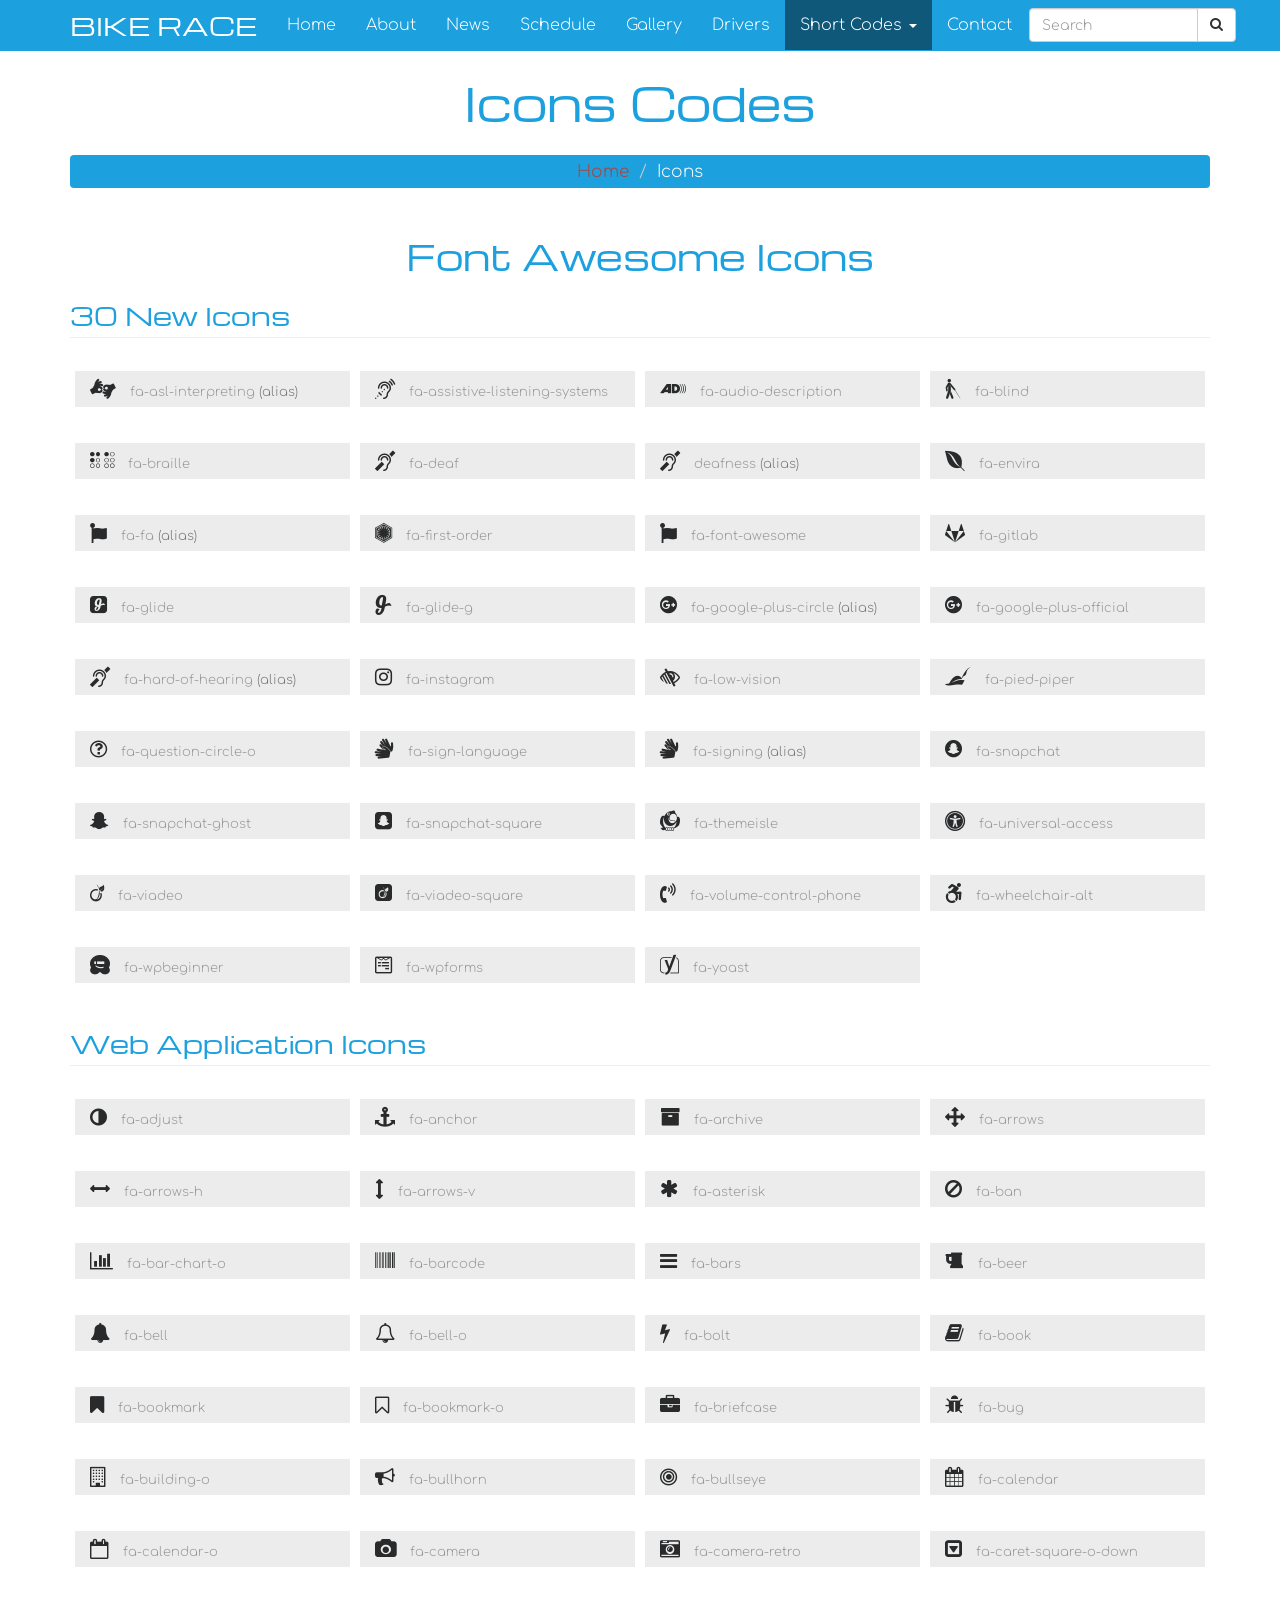
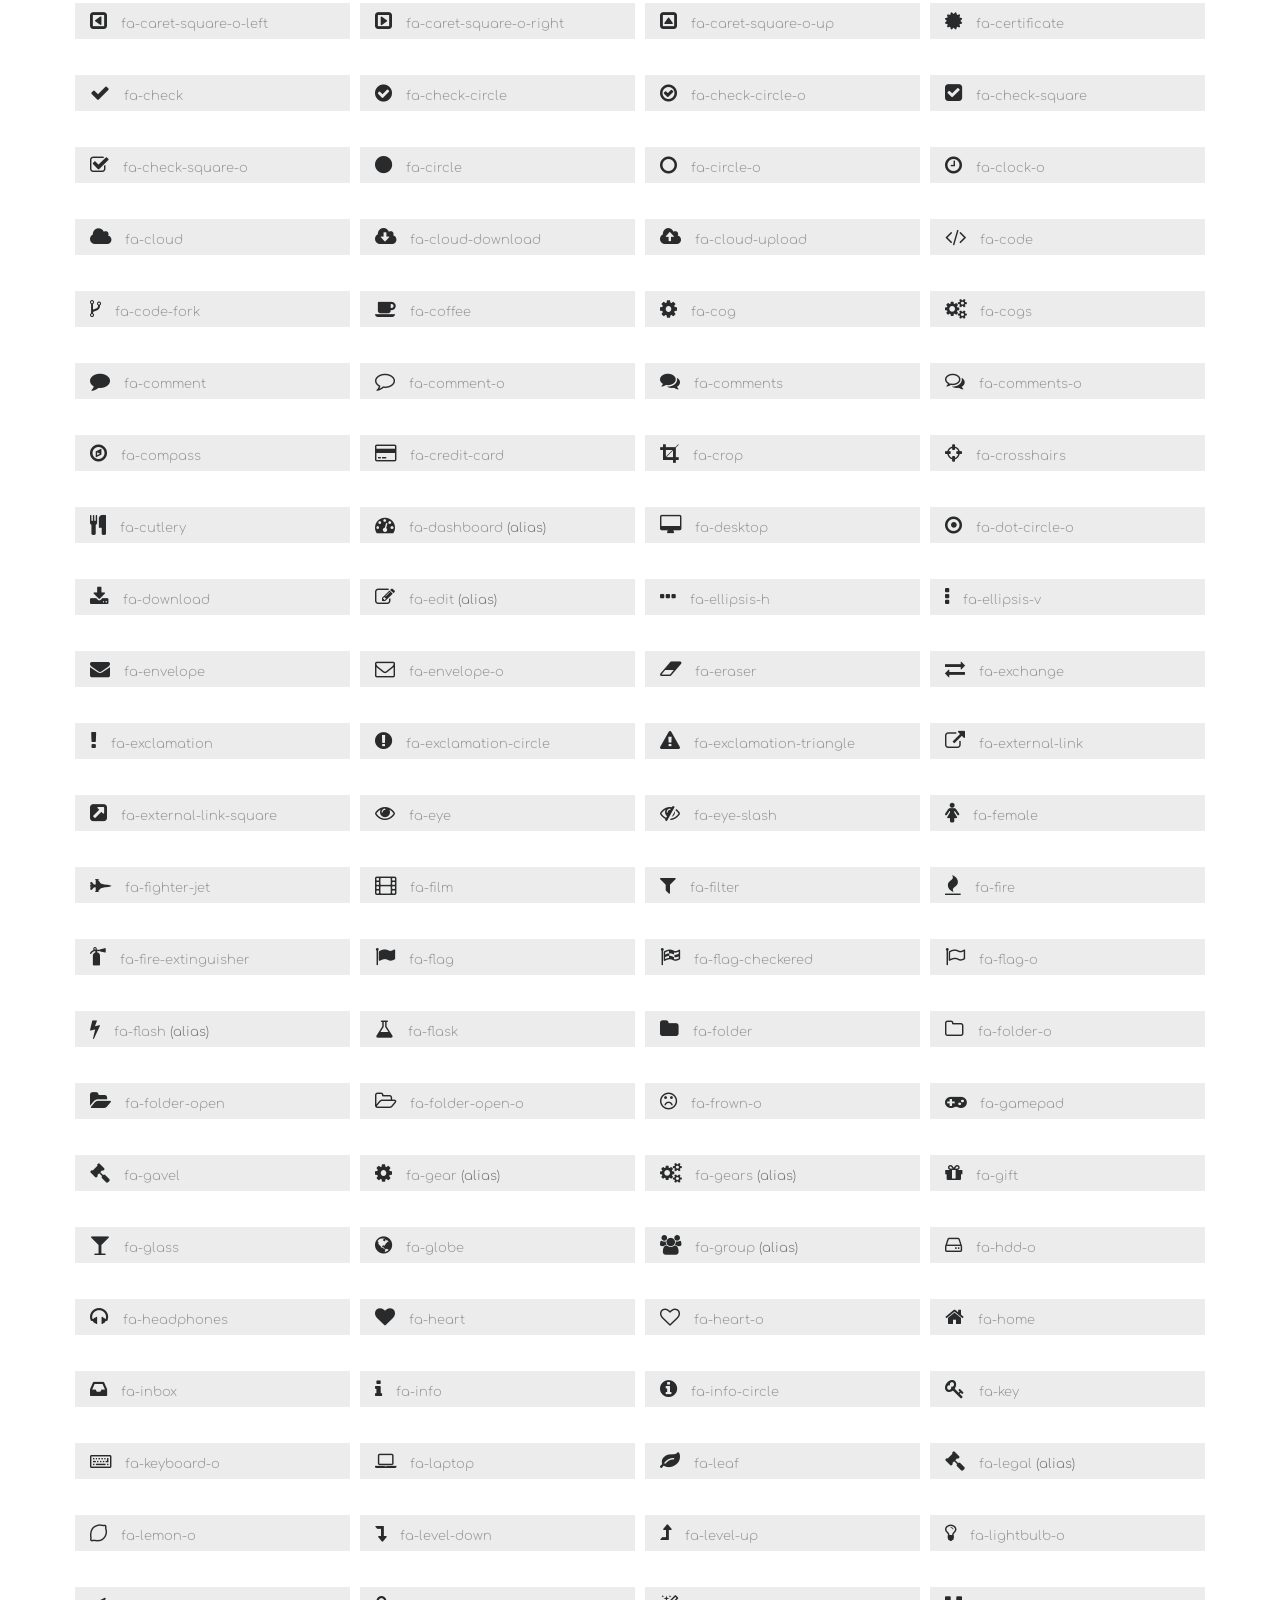
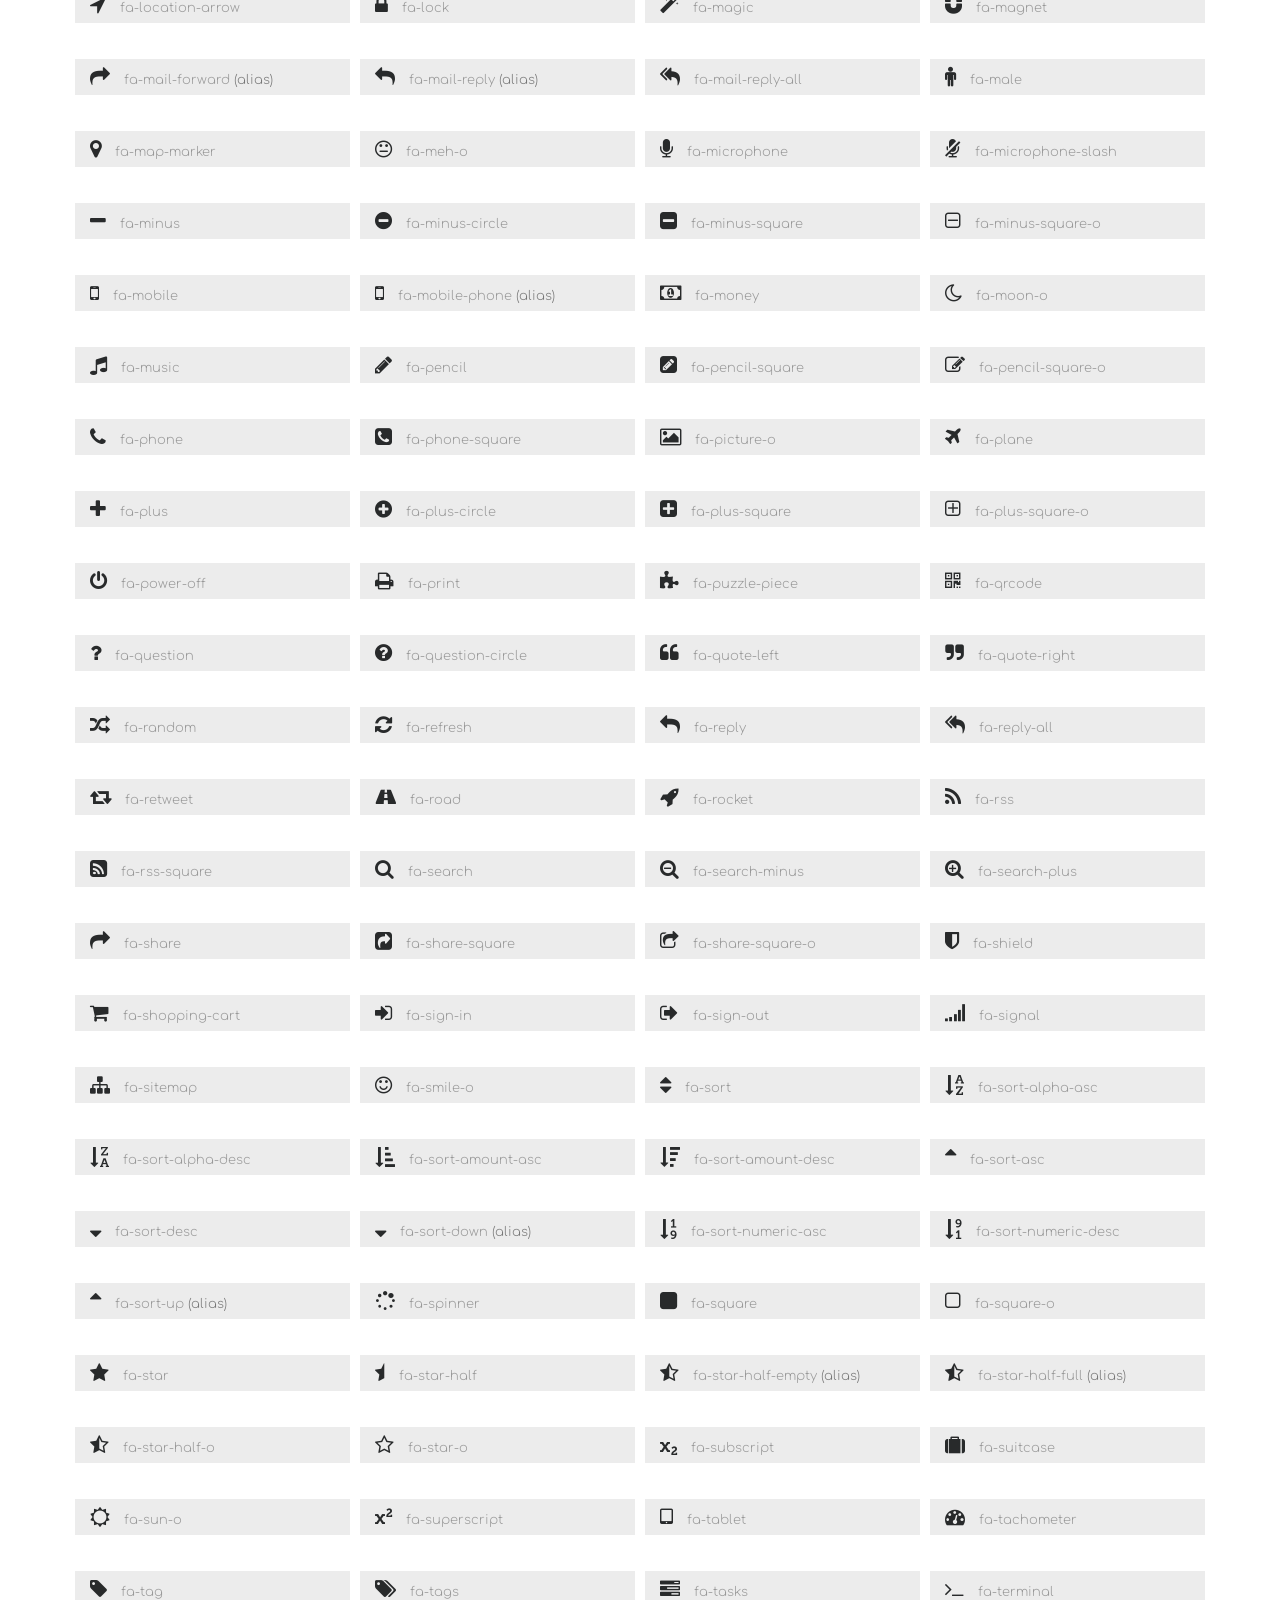
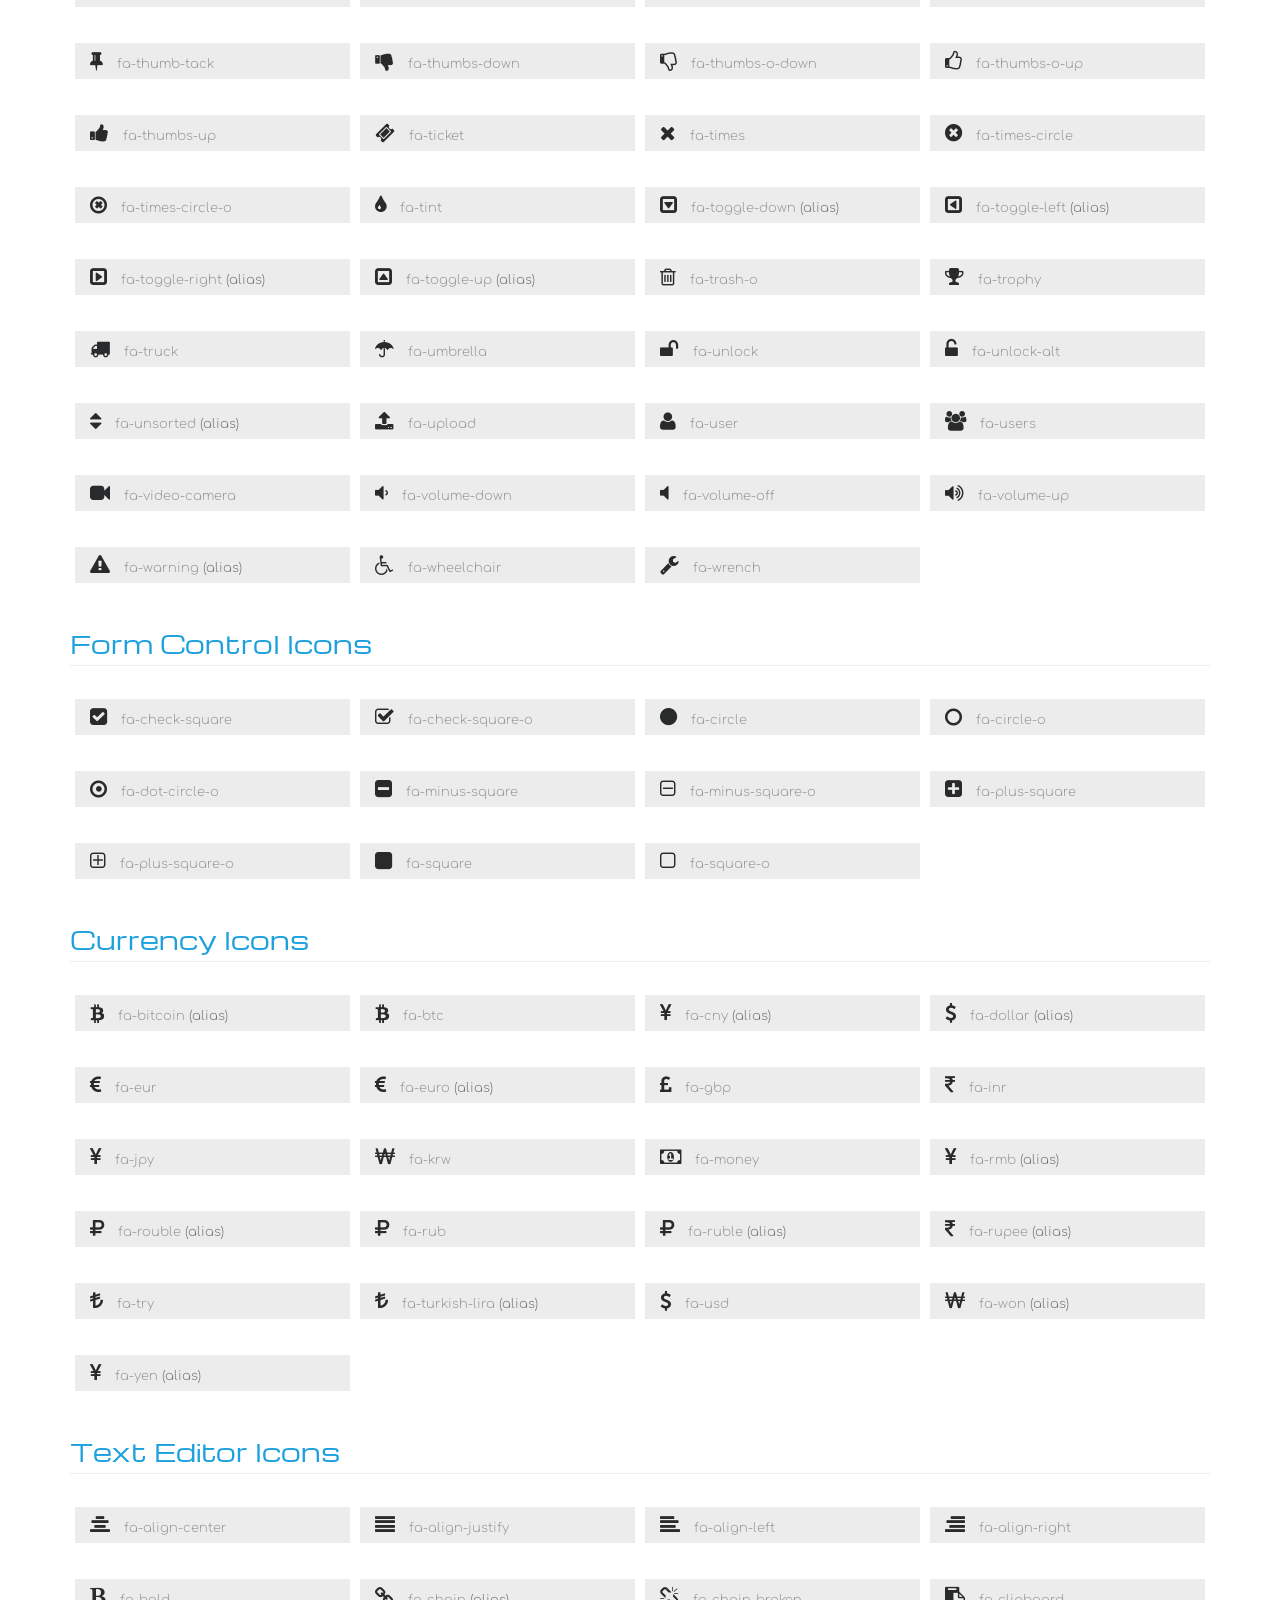
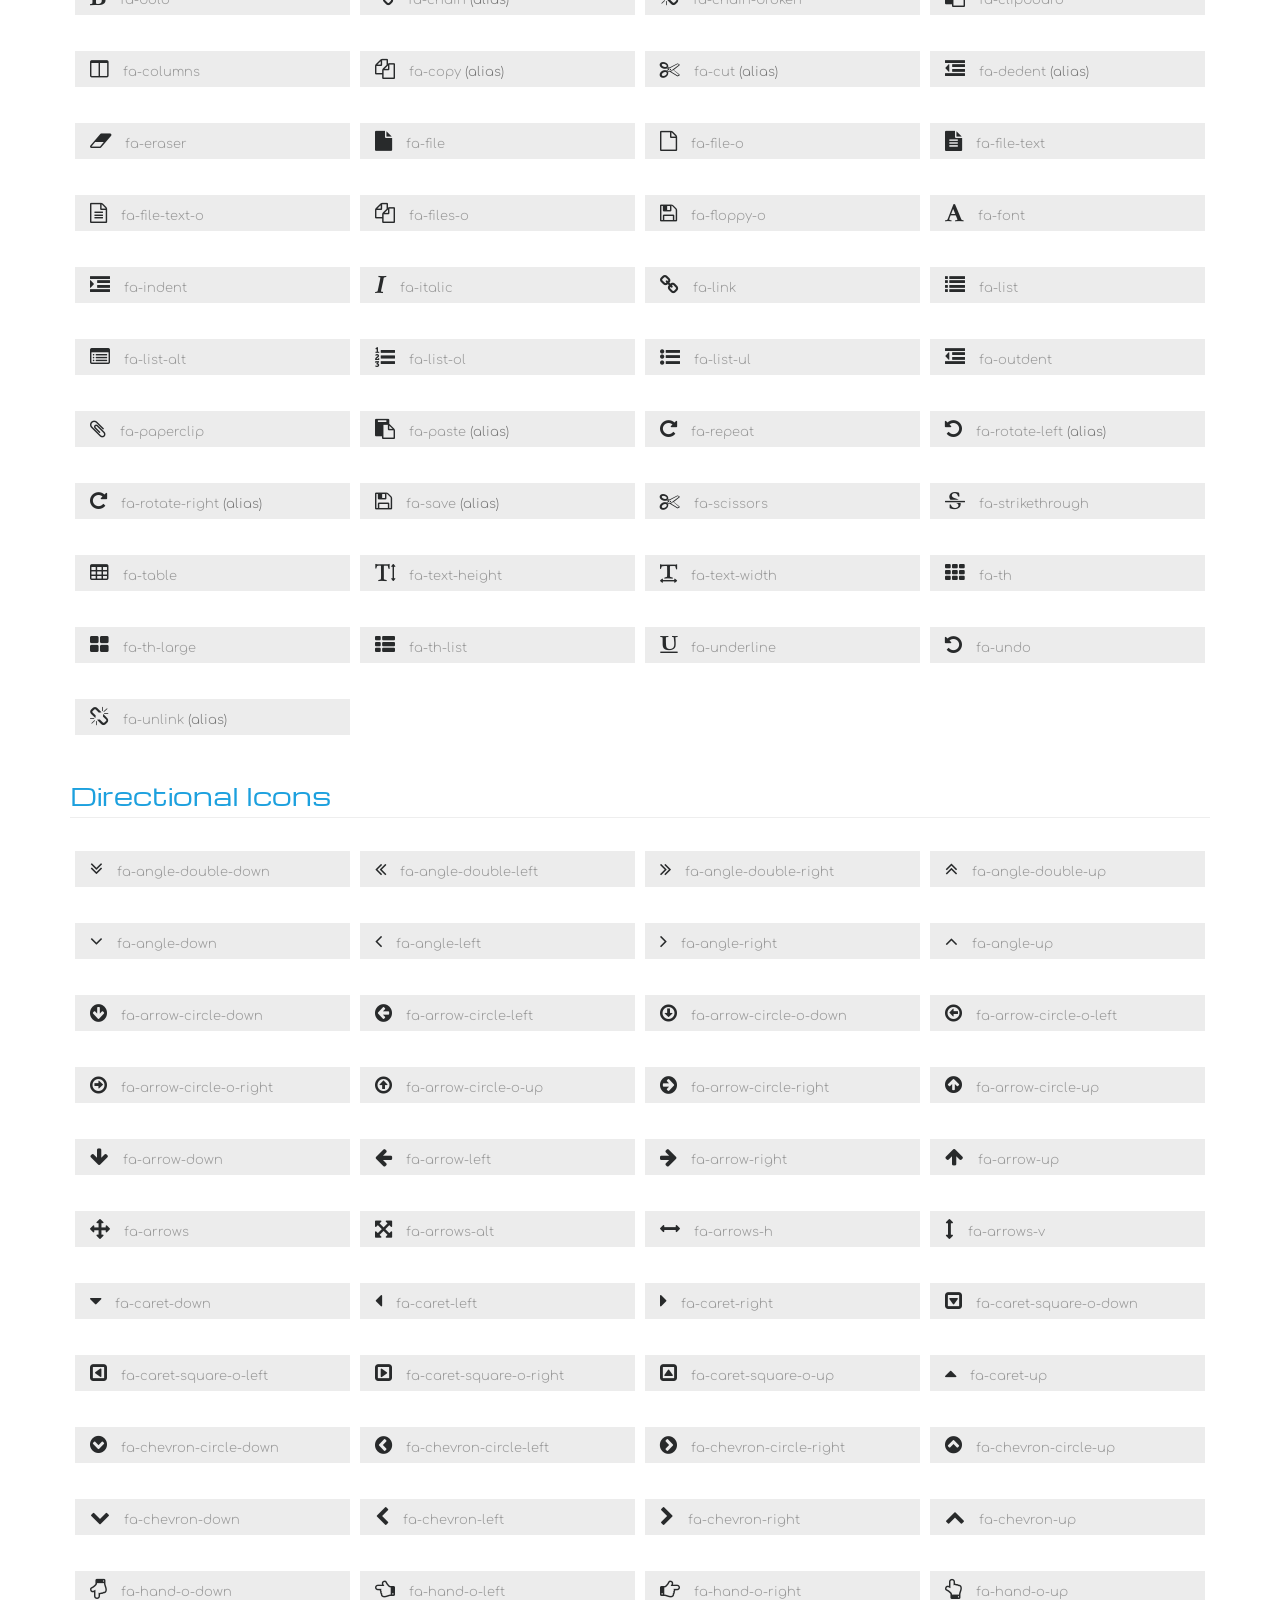
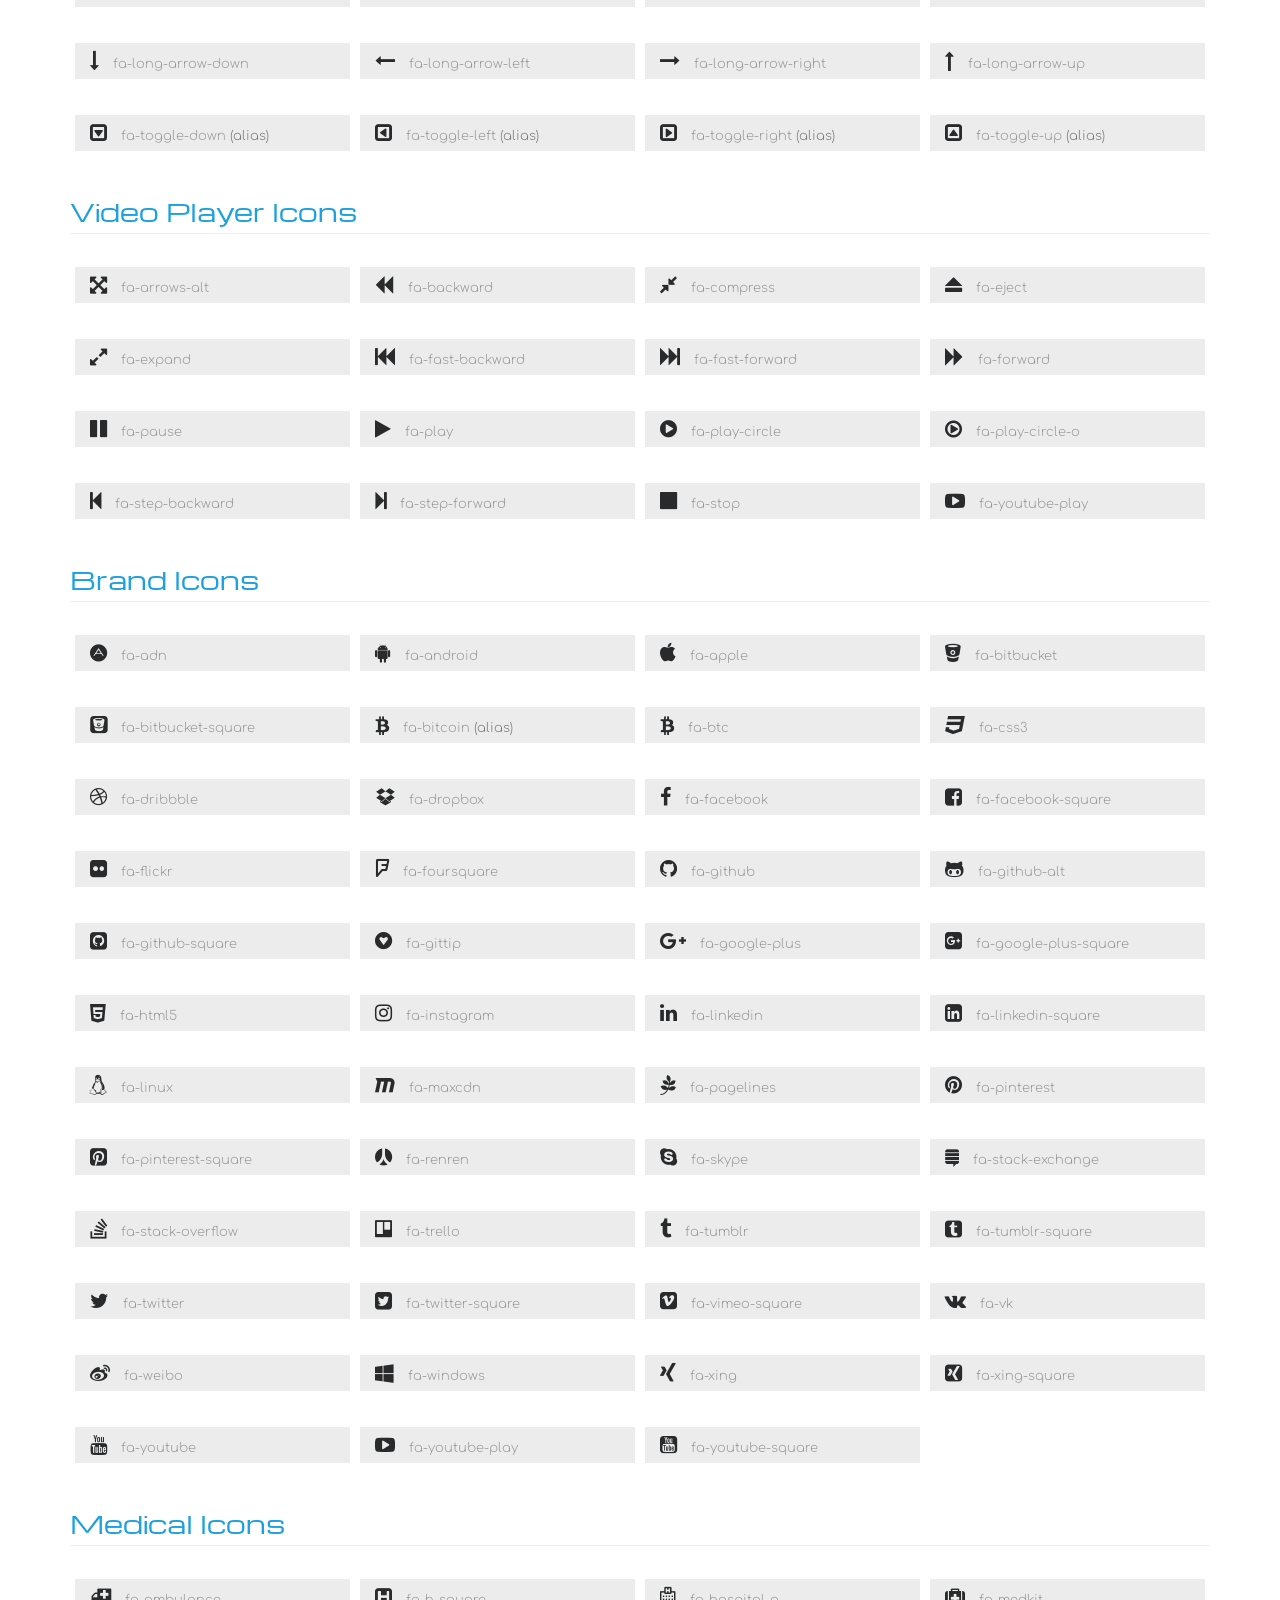
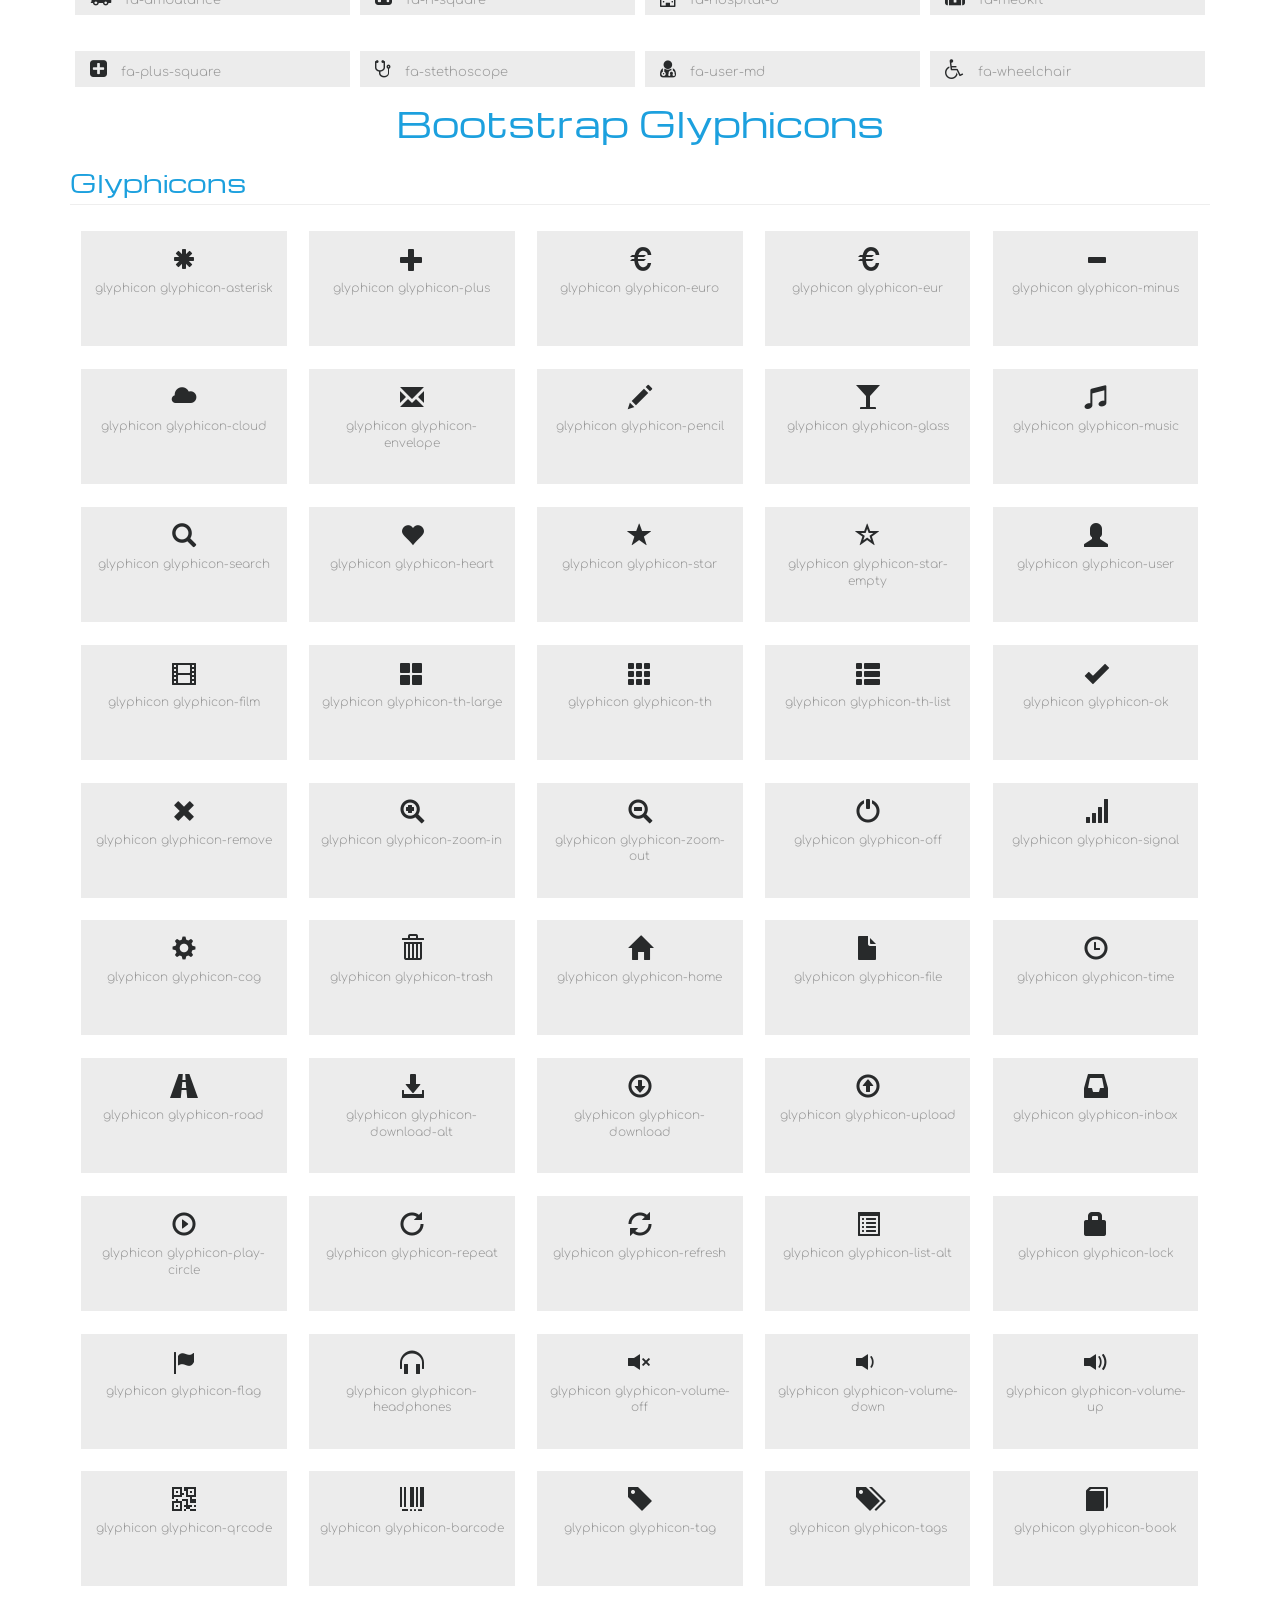
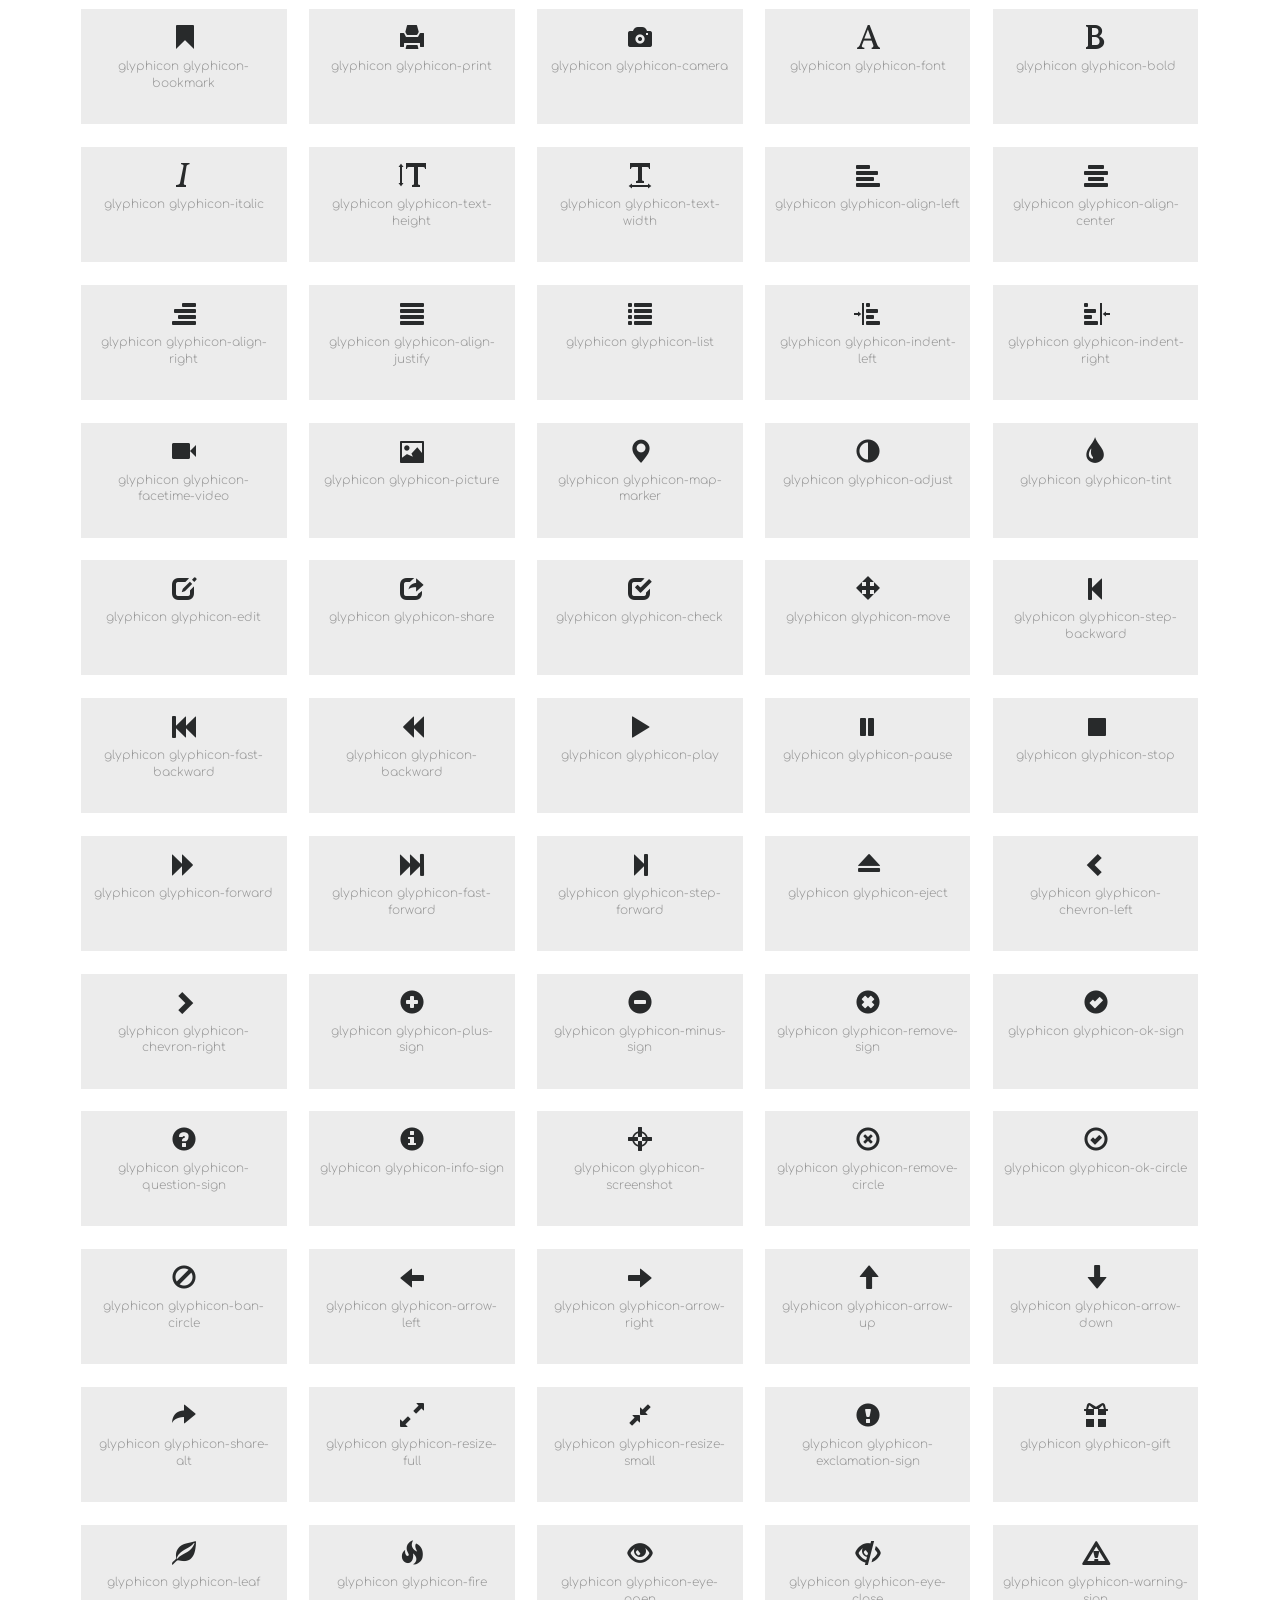
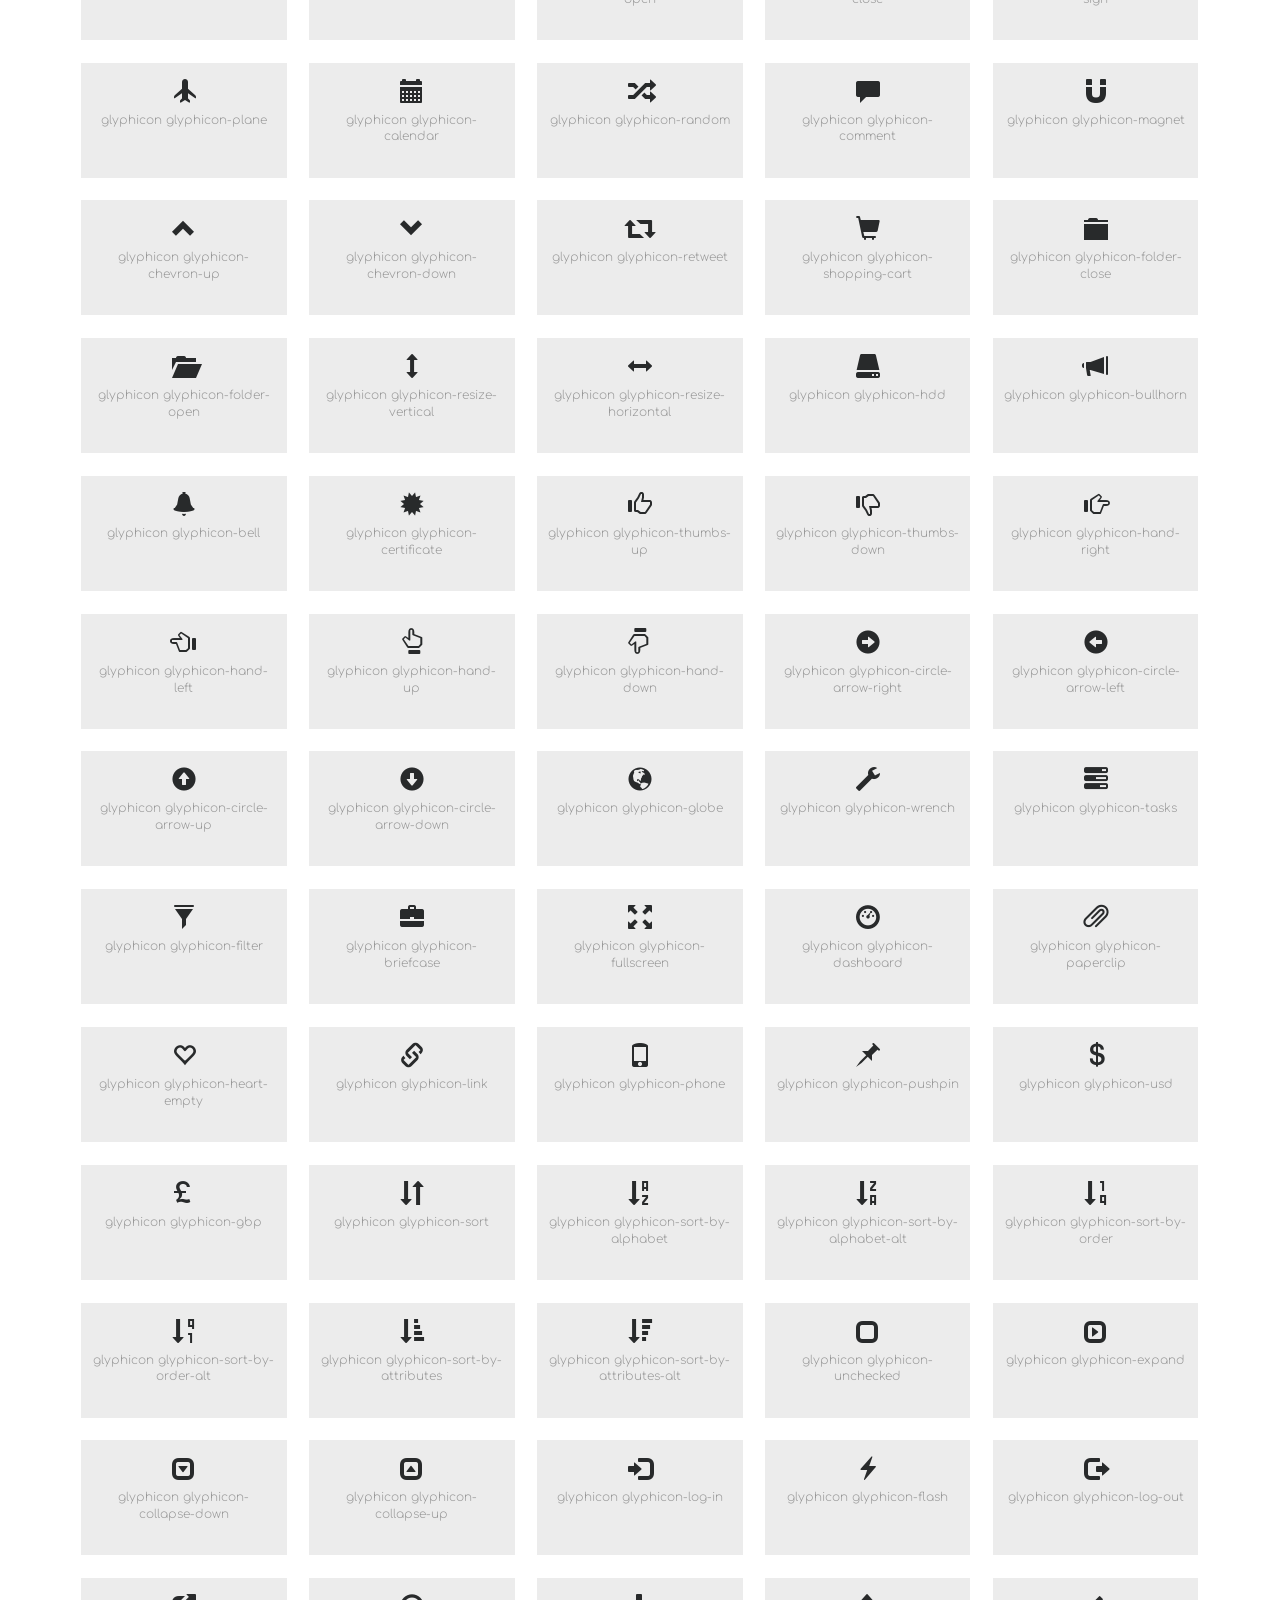
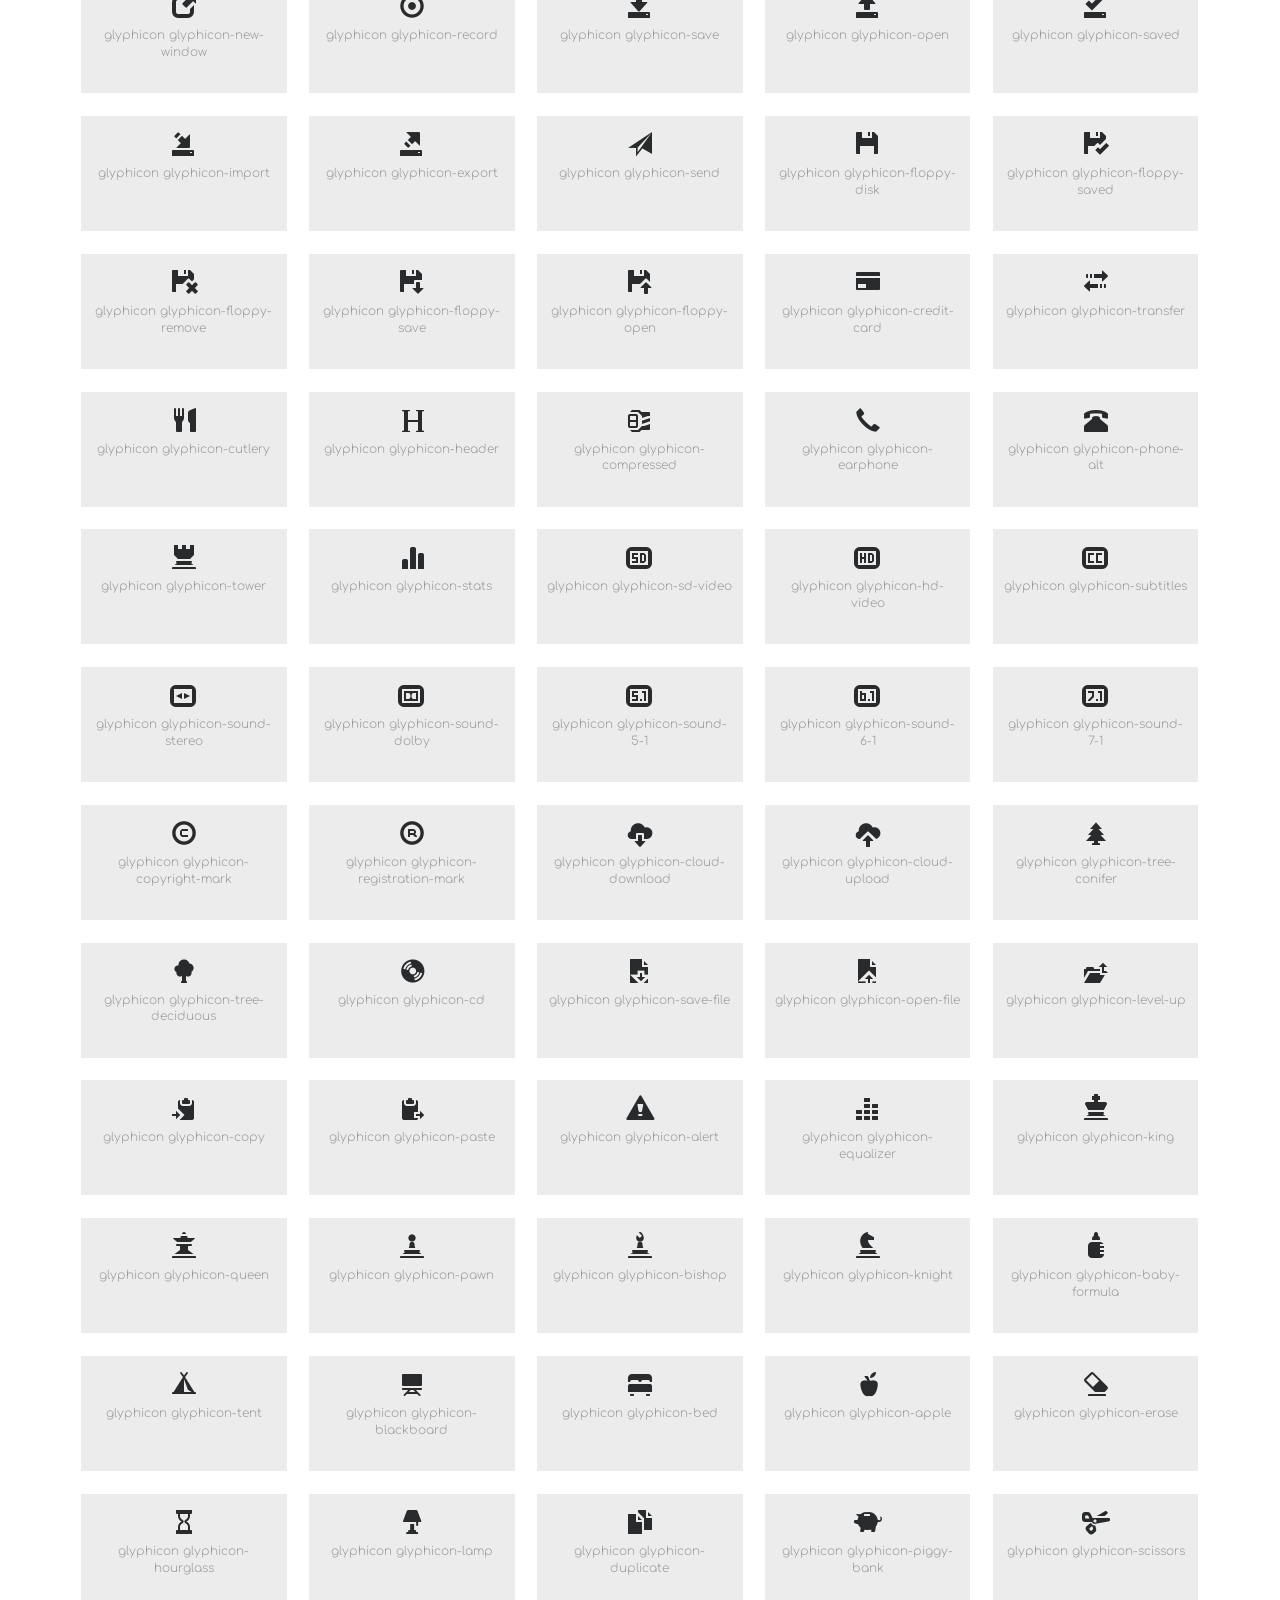
<file: MotoGP-Web-Site/wwwroot/web/icons.html>
<!--Author: W3layouts
Author URL: http://w3layouts.com
License: Creative Commons Attribution 3.0 Unported
License URL: http://creativecommons.org/licenses/by/3.0/
-->
<!DOCTYPE html>
<html>
<head>
<title>Bike Race A Sports Category Flat Bootstrap Responsive  Website Template | Icons :: w3layouts</title>
<meta name="viewport" content="width=device-width, initial-scale=1">
<meta http-equiv="Content-Type" content="text/html; charset=utf-8" />
<meta name="keywords" content="Bike Race Responsive web template, Bootstrap Web Templates, Flat Web Templates, Android Compatible web template, 
Smartphone Compatible web template, free webdesigns for Nokia, Samsung, LG, SonyEricsson, Motorola web design"/>
<!-- fonts -->
<link href="//fonts.googleapis.com/css?family=Michroma" rel="stylesheet">
<link href="//fonts.googleapis.com/css?family=Comfortaa:300,400,700" rel="stylesheet">
<!-- /fonts -->
<!-- css -->
<link href="css/bootstrap.min.css" rel="stylesheet" type="text/css" media="all" />
<link href="css/font-awesome.min.css" rel="stylesheet" type="text/css" media="all" />
<link href="css/icons.css" rel="stylesheet" type="text/css" media="all" />
<link href="css/style.css" rel="stylesheet" type="text/css" media="all" />
<!-- /css -->
</head>
<body>
<!-- navigation -->
<nav class="navbar navbar-default navbar-fixed-top" data-aos="flip-up">
    <div class="container">
        <div class="navbar-header">
			<button type="button" class="navbar-toggle collapsed" data-toggle="collapse" data-target="#navbar" aria-expanded="false" aria-controls="navbar">
				<span class="sr-only">Toggle navigation</span>
				<span class="icon-bar"></span>
				<span class="icon-bar"></span>
				<span class="icon-bar"></span>
			</button>
			<a class="navbar-brand" href="index.html"><h1>Bike Race</h1></a>
        </div>
        <div id="navbar" class="navbar-collapse collapse">
			<ul class="nav navbar-nav slide-nav">
				<li><a href="index.html">Home</a></li>
				<li><a href="about.html">About</a></li>
				<li><a href="news.html">News</a></li>
				<li><a href="schedule.html">Schedule</a></li>
				<li><a href="gallery.html">Gallery</a></li>
				<li><a href="drivers.html">Drivers</a></li>
				<li class="dropdown active current">
					<a href="#" class="dropdown-toggle" data-toggle="dropdown">Short Codes <b class="caret"></b></a>
					<ul class="dropdown-menu">
						<li><a href="typo.html">Typography</a></li>
						<li><a href="icons.html">Icons</a></li>
					</ul>
				</li>
				<li><a href="contact.html">Contact</a></li>
			</ul>
        </div><!--/.nav-collapse -->
		<div class="search1">
			<form action="#" method="post">
				<div class="input-group">
					<input type="text" class="form-control" name="search" id="search2" placeholder="Search" required/>
					<span class="input-group-btn">
						<button class="btn btn-default" type="submit" ><i class="fa fa-search"></i></button>
					</span>
				</div>
			</form>
		</div>	
    </div>
</nav>
<!-- /navigation --> 
<!-- Page Content -->
<!-- header section -->
<section class="inner-w3ls">
    <div class="container">
		<h3 class="text-center" data-aos="zoom-in">Icons Codes</h3>
        <!-- Page Heading/Breadcrumbs -->
        <div class="row">
            <div class="col-lg-12">
                <ol class="breadcrumb" data-aos="zoom-in">
                    <li><a href="index.html">Home</a></li>
                    <li class="active">Icons</li>
                </ol>
            </div>
        </div>
        <!-- /.row -->
	</div>
</section>
<!-- /header section -->
<!-- Icons -->
	<div class="icons main-grid-border">
		<div class="container">
			<div class="grid_3 grid_4">
						<div class="icons">
							<h3 class="agileits-icons-title">Font Awesome Icons</h3>
							 <section id="new">
								  <h3 class="page-header page-header icon-subheading">30 New Icons </h3>							  

								  <div class="row fontawesome-icon-list">
									
									
									  <div class="icon-box col-md-3 col-sm-4"><a class="agile-icon" href="#"><i class="fa fa-asl-interpreting" aria-hidden="true"></i> fa-asl-interpreting <span class="text-muted">(alias)</span></a></div>
									
									  <div class="icon-box col-md-3 col-sm-4"><a class="agile-icon" href="#"><i class="fa fa-assistive-listening-systems" aria-hidden="true"></i> fa-assistive-listening-systems</a></div>
									
									  <div class="icon-box col-md-3 col-sm-4"><a class="agile-icon" href="#"><i class="fa fa-audio-description" aria-hidden="true"></i> fa-audio-description</a></div>
									
									  <div class="icon-box col-md-3 col-sm-4"><a class="agile-icon" href="#"><i class="fa fa-blind" aria-hidden="true"></i> fa-blind</a></div>
									
									  <div class="icon-box col-md-3 col-sm-4"><a class="agile-icon" href="#"><i class="fa fa-braille" aria-hidden="true"></i> fa-braille</a></div>
									
									  <div class="icon-box col-md-3 col-sm-4"><a class="agile-icon" href="#"><i class="fa fa-deaf" aria-hidden="true"></i> fa-deaf</a></div>
									
									  <div class="icon-box col-md-3 col-sm-4"><a class="agile-icon" href="#"><i class="fa fa-deafness" aria-hidden="true"></i> deafness <span class="text-muted">(alias)</span></a></div>
									
									  <div class="icon-box col-md-3 col-sm-4"><a class="agile-icon" href="#"><i class="fa fa-envira" aria-hidden="true"></i> fa-envira</a></div>
									
									  <div class="icon-box col-md-3 col-sm-4"><a class="agile-icon" href="#"><i class="fa fa-fa" aria-hidden="true"></i> fa-fa <span class="text-muted">(alias)</span></a></div>
									
									  <div class="icon-box col-md-3 col-sm-4"><a class="agile-icon" href="#"><i class="fa fa-first-order" aria-hidden="true"></i> fa-first-order</a></div>
									
									  <div class="icon-box col-md-3 col-sm-4"><a class="agile-icon" href="#"><i class="fa fa-font-awesome" aria-hidden="true"></i> fa-font-awesome</a></div>
									
									  <div class="icon-box col-md-3 col-sm-4"><a class="agile-icon" href="#"><i class="fa fa-gitlab" aria-hidden="true"></i> fa-gitlab</a></div>
									
									  <div class="icon-box col-md-3 col-sm-4"><a class="agile-icon" href="#"><i class="fa fa-glide" aria-hidden="true"></i> fa-glide</a></div>
									
									  <div class="icon-box col-md-3 col-sm-4"><a class="agile-icon" href="#"><i class="fa fa-glide-g" aria-hidden="true"></i> fa-glide-g</a></div>
									
									  <div class="icon-box col-md-3 col-sm-4"><a class="agile-icon" href="#"><i class="fa fa-google-plus-circle" aria-hidden="true"></i> fa-google-plus-circle <span class="text-muted">(alias)</span></a></div>
									
									  <div class="icon-box col-md-3 col-sm-4"><a class="agile-icon" href="#"><i class="fa fa-google-plus-official" aria-hidden="true"></i> fa-google-plus-official</a></div>
									
									  <div class="icon-box col-md-3 col-sm-4"><a class="agile-icon" href="#"><i class="fa fa-hard-of-hearing" aria-hidden="true"></i> fa-hard-of-hearing <span class="text-muted">(alias)</span></a></div>
									
									  <div class="icon-box col-md-3 col-sm-4"><a class="agile-icon" href="#"><i class="fa fa-instagram" aria-hidden="true"></i> fa-instagram</a></div>
									
									  <div class="icon-box col-md-3 col-sm-4"><a class="agile-icon" href="#"><i class="fa fa-low-vision" aria-hidden="true"></i> fa-low-vision</a></div>
									
									  <div class="icon-box col-md-3 col-sm-4"><a class="agile-icon" href="#"><i class="fa fa-pied-piper" aria-hidden="true"></i> fa-pied-piper</a></div>
									
									  <div class="icon-box col-md-3 col-sm-4"><a class="agile-icon" href="#"><i class="fa fa-question-circle-o" aria-hidden="true"></i> fa-question-circle-o</a></div>
									
									  <div class="icon-box col-md-3 col-sm-4"><a class="agile-icon" href="#"><i class="fa fa-sign-language" aria-hidden="true"></i> fa-sign-language</a></div>
									
									  <div class="icon-box col-md-3 col-sm-4"><a class="agile-icon" href="#"><i class="fa fa-signing" aria-hidden="true"></i> fa-signing <span class="text-muted">(alias)</span></a></div>
									
									  <div class="icon-box col-md-3 col-sm-4"><a class="agile-icon" href="#"><i class="fa fa-snapchat" aria-hidden="true"></i> fa-snapchat</a></div>
									
									  <div class="icon-box col-md-3 col-sm-4"><a class="agile-icon" href="#"><i class="fa fa-snapchat-ghost" aria-hidden="true"></i> fa-snapchat-ghost</a></div>
									
									  <div class="icon-box col-md-3 col-sm-4"><a class="agile-icon" href="#"><i class="fa fa-snapchat-square" aria-hidden="true"></i> fa-snapchat-square</a></div>
									
									  <div class="icon-box col-md-3 col-sm-4"><a class="agile-icon" href="#"><i class="fa fa-themeisle" aria-hidden="true"></i> fa-themeisle</a></div>
									
									  <div class="icon-box col-md-3 col-sm-4"><a class="agile-icon" href="#"><i class="fa fa-universal-access" aria-hidden="true"></i> fa-universal-access</a></div>
									
									  <div class="icon-box col-md-3 col-sm-4"><a class="agile-icon" href="#"><i class="fa fa-viadeo" aria-hidden="true"></i> fa-viadeo</a></div>
									
									  <div class="icon-box col-md-3 col-sm-4"><a class="agile-icon" href="#"><i class="fa fa-viadeo-square" aria-hidden="true"></i> fa-viadeo-square</a></div>
									
									  <div class="icon-box col-md-3 col-sm-4"><a class="agile-icon" href="#"><i class="fa fa-volume-control-phone" aria-hidden="true"></i> fa-volume-control-phone</a></div>
									
									  <div class="icon-box col-md-3 col-sm-4"><a class="agile-icon" href="#"><i class="fa fa-wheelchair-alt" aria-hidden="true"></i> fa-wheelchair-alt</a></div>
									
									  <div class="icon-box col-md-3 col-sm-4"><a class="agile-icon" href="#"><i class="fa fa-wpbeginner" aria-hidden="true"></i> fa-wpbeginner</a></div>
									
									  <div class="icon-box col-md-3 col-sm-4"><a class="agile-icon" href="#"><i class="fa fa-wpforms" aria-hidden="true"></i> fa-wpforms</a></div>
									
									  <div class="icon-box col-md-3 col-sm-4"><a class="agile-icon" href="#"><i class="fa fa-yoast" aria-hidden="true"></i> fa-yoast</a></div>
									
								  </div>

								</section>
							<div class="section group">
									<div class="box"> 
										<div class="title ">
											<h3 class="page-header icon-subheading">Web Application Icons</h3>
										</div>
										<div class="box_content"> 
											<div class="fontawesome-icon-list"> 
												<div class="icon-box col-md-3 col-sm-4"><a class="agile-icon" href="#"><i class="fa fa-adjust"></i> fa-adjust</a></div>
										
												<div class="icon-box col-md-3 col-sm-4"><a class="agile-icon" href="#"><i class="fa fa-anchor"></i> fa-anchor</a></div>
										
												<div class="icon-box col-md-3 col-sm-4"><a class="agile-icon" href="#"><i class="fa fa-archive"></i> fa-archive</a></div>
										
												<div class="icon-box col-md-3 col-sm-4"><a class="agile-icon" href="#"><i class="fa fa-arrows"></i> fa-arrows</a></div>
										
												<div class="icon-box col-md-3 col-sm-4"><a class="agile-icon" href="#"><i class="fa fa-arrows-h"></i> fa-arrows-h</a></div>
										
												<div class="icon-box col-md-3 col-sm-4"><a class="agile-icon" href="#"><i class="fa fa-arrows-v"></i> fa-arrows-v</a></div>
										
												<div class="icon-box col-md-3 col-sm-4"><a class="agile-icon" href="#"><i class="fa fa-asterisk"></i> fa-asterisk</a></div>
										
												<div class="icon-box col-md-3 col-sm-4"><a class="agile-icon" href="#"><i class="fa fa-ban"></i> fa-ban</a></div>
										
												<div class="icon-box col-md-3 col-sm-4"><a class="agile-icon" href="#"><i class="fa fa-bar-chart-o"></i> fa-bar-chart-o</a></div>
										
												<div class="icon-box col-md-3 col-sm-4"><a class="agile-icon" href="#"><i class="fa fa-barcode"></i> fa-barcode</a></div>
										
												<div class="icon-box col-md-3 col-sm-4"><a class="agile-icon" href="#"><i class="fa fa-bars"></i> fa-bars</a></div>
										
												<div class="icon-box col-md-3 col-sm-4"><a class="agile-icon" href="#"><i class="fa fa-beer"></i> fa-beer</a></div>
										
												<div class="icon-box col-md-3 col-sm-4"><a class="agile-icon" href="#"><i class="fa fa-bell"></i> fa-bell</a></div>
										
												<div class="icon-box col-md-3 col-sm-4"><a class="agile-icon" href="#"><i class="fa fa-bell-o"></i> fa-bell-o</a></div>
										
												<div class="icon-box col-md-3 col-sm-4"><a class="agile-icon" href="#"><i class="fa fa-bolt"></i> fa-bolt</a></div>
										
												<div class="icon-box col-md-3 col-sm-4"><a class="agile-icon" href="#"><i class="fa fa-book"></i> fa-book</a></div>
										
												<div class="icon-box col-md-3 col-sm-4"><a class="agile-icon" href="#"><i class="fa fa-bookmark"></i> fa-bookmark</a></div>
										
												<div class="icon-box col-md-3 col-sm-4"><a class="agile-icon" href="#"><i class="fa fa-bookmark-o"></i> fa-bookmark-o</a></div>
										
												<div class="icon-box col-md-3 col-sm-4"><a class="agile-icon" href="#"><i class="fa fa-briefcase"></i> fa-briefcase</a></div>
										
												<div class="icon-box col-md-3 col-sm-4"><a class="agile-icon" href="#"><i class="fa fa-bug"></i> fa-bug</a></div>
										
												<div class="icon-box col-md-3 col-sm-4"><a class="agile-icon" href="#"><i class="fa fa-building-o"></i> fa-building-o</a></div>
										
												<div class="icon-box col-md-3 col-sm-4"><a class="agile-icon" href="#"><i class="fa fa-bullhorn"></i> fa-bullhorn</a></div>
										
												<div class="icon-box col-md-3 col-sm-4"><a class="agile-icon" href="#"><i class="fa fa-bullseye"></i> fa-bullseye</a></div>
										
												<div class="icon-box col-md-3 col-sm-4"><a class="agile-icon" href="#"><i class="fa fa-calendar"></i> fa-calendar</a></div>
										
												<div class="icon-box col-md-3 col-sm-4"><a class="agile-icon" href="#"><i class="fa fa-calendar-o"></i> fa-calendar-o</a></div>
										
												<div class="icon-box col-md-3 col-sm-4"><a class="agile-icon" href="#"><i class="fa fa-camera"></i> fa-camera</a></div>
										
												<div class="icon-box col-md-3 col-sm-4"><a class="agile-icon" href="#"><i class="fa fa-camera-retro"></i> fa-camera-retro</a></div>
										
												<div class="icon-box col-md-3 col-sm-4"><a class="agile-icon" href="#"><i class="fa fa-caret-square-o-down"></i> fa-caret-square-o-down</a></div>
										
												<div class="icon-box col-md-3 col-sm-4"><a class="agile-icon" href="#"><i class="fa fa-caret-square-o-left"></i> fa-caret-square-o-left</a></div>
										
												<div class="icon-box col-md-3 col-sm-4"><a class="agile-icon" href="#"><i class="fa fa-caret-square-o-right"></i> fa-caret-square-o-right</a></div>
										
												<div class="icon-box col-md-3 col-sm-4"><a class="agile-icon" href="#"><i class="fa fa-caret-square-o-up"></i> fa-caret-square-o-up</a></div>
										
												<div class="icon-box col-md-3 col-sm-4"><a class="agile-icon" href="#"><i class="fa fa-certificate"></i> fa-certificate</a></div>
										
												<div class="icon-box col-md-3 col-sm-4"><a class="agile-icon" href="#"><i class="fa fa-check"></i> fa-check</a></div>
										
												<div class="icon-box col-md-3 col-sm-4"><a class="agile-icon" href="#"><i class="fa fa-check-circle"></i> fa-check-circle</a></div>
										
												<div class="icon-box col-md-3 col-sm-4"><a class="agile-icon" href="#"><i class="fa fa-check-circle-o"></i> fa-check-circle-o</a></div>
										
												<div class="icon-box col-md-3 col-sm-4"><a class="agile-icon" href="#"><i class="fa fa-check-square"></i> fa-check-square</a></div>
										
												<div class="icon-box col-md-3 col-sm-4"><a class="agile-icon" href="#"><i class="fa fa-check-square-o"></i> fa-check-square-o</a></div>
										
												<div class="icon-box col-md-3 col-sm-4"><a class="agile-icon" href="#"><i class="fa fa-circle"></i> fa-circle</a></div>
										
												<div class="icon-box col-md-3 col-sm-4"><a class="agile-icon" href="#"><i class="fa fa-circle-o"></i> fa-circle-o</a></div>
										
												<div class="icon-box col-md-3 col-sm-4"><a class="agile-icon" href="#"><i class="fa fa-clock-o"></i> fa-clock-o</a></div>
										
												<div class="icon-box col-md-3 col-sm-4"><a class="agile-icon" href="#"><i class="fa fa-cloud"></i> fa-cloud</a></div>
										
												<div class="icon-box col-md-3 col-sm-4"><a class="agile-icon" href="#"><i class="fa fa-cloud-download"></i> fa-cloud-download</a></div>
										
												<div class="icon-box col-md-3 col-sm-4"><a class="agile-icon" href="#"><i class="fa fa-cloud-upload"></i> fa-cloud-upload</a></div>
										
												<div class="icon-box col-md-3 col-sm-4"><a class="agile-icon" href="#"><i class="fa fa-code"></i> fa-code</a></div>
										
												<div class="icon-box col-md-3 col-sm-4"><a class="agile-icon" href="#"><i class="fa fa-code-fork"></i> fa-code-fork</a></div>
										
												<div class="icon-box col-md-3 col-sm-4"><a class="agile-icon" href="#"><i class="fa fa-coffee"></i> fa-coffee</a></div>
										
												<div class="icon-box col-md-3 col-sm-4"><a class="agile-icon" href="#"><i class="fa fa-cog"></i> fa-cog</a></div>
										
												<div class="icon-box col-md-3 col-sm-4"><a class="agile-icon" href="#"><i class="fa fa-cogs"></i> fa-cogs</a></div>
										
												<div class="icon-box col-md-3 col-sm-4"><a class="agile-icon" href="#"><i class="fa fa-comment"></i> fa-comment</a></div>
										
												<div class="icon-box col-md-3 col-sm-4"><a class="agile-icon" href="#"><i class="fa fa-comment-o"></i> fa-comment-o</a></div>
										
												<div class="icon-box col-md-3 col-sm-4"><a class="agile-icon" href="#"><i class="fa fa-comments"></i> fa-comments</a></div>
										
												<div class="icon-box col-md-3 col-sm-4"><a class="agile-icon" href="#"><i class="fa fa-comments-o"></i> fa-comments-o</a></div>
										
												<div class="icon-box col-md-3 col-sm-4"><a class="agile-icon" href="#"><i class="fa fa-compass"></i> fa-compass</a></div>
										
												<div class="icon-box col-md-3 col-sm-4"><a class="agile-icon" href="#"><i class="fa fa-credit-card"></i> fa-credit-card</a></div>
										
												<div class="icon-box col-md-3 col-sm-4"><a class="agile-icon" href="#"><i class="fa fa-crop"></i> fa-crop</a></div>
										
												<div class="icon-box col-md-3 col-sm-4"><a class="agile-icon" href="#"><i class="fa fa-crosshairs"></i> fa-crosshairs</a></div>
										
												<div class="icon-box col-md-3 col-sm-4"><a class="agile-icon" href="#"><i class="fa fa-cutlery"></i> fa-cutlery</a></div>
										
												<div class="icon-box col-md-3 col-sm-4"><a class="agile-icon" href="#"><i class="fa fa-dashboard"></i> fa-dashboard <span class="text-muted">(alias)</span></a></div>
										
												<div class="icon-box col-md-3 col-sm-4"><a class="agile-icon" href="#"><i class="fa fa-desktop"></i> fa-desktop</a></div>
										
												<div class="icon-box col-md-3 col-sm-4"><a class="agile-icon" href="#"><i class="fa fa-dot-circle-o"></i> fa-dot-circle-o</a></div>
										
												<div class="icon-box col-md-3 col-sm-4"><a class="agile-icon" href="#"><i class="fa fa-download"></i> fa-download</a></div>
										
												<div class="icon-box col-md-3 col-sm-4"><a class="agile-icon" href="#"><i class="fa fa-edit"></i> fa-edit <span class="text-muted">(alias)</span></a></div>
										
												<div class="icon-box col-md-3 col-sm-4"><a class="agile-icon" href="#"><i class="fa fa-ellipsis-h"></i> fa-ellipsis-h</a></div>
										
												<div class="icon-box col-md-3 col-sm-4"><a class="agile-icon" href="#"><i class="fa fa-ellipsis-v"></i> fa-ellipsis-v</a></div>
										
												<div class="icon-box col-md-3 col-sm-4"><a class="agile-icon" href="#"><i class="fa fa-envelope"></i> fa-envelope</a></div>
										
												<div class="icon-box col-md-3 col-sm-4"><a class="agile-icon" href="#"><i class="fa fa-envelope-o"></i> fa-envelope-o</a></div>
										
												<div class="icon-box col-md-3 col-sm-4"><a class="agile-icon" href="#"><i class="fa fa-eraser"></i> fa-eraser</a></div>
										
												<div class="icon-box col-md-3 col-sm-4"><a class="agile-icon" href="#"><i class="fa fa-exchange"></i> fa-exchange</a></div>
										
												<div class="icon-box col-md-3 col-sm-4"><a class="agile-icon" href="#"><i class="fa fa-exclamation"></i> fa-exclamation</a></div>
										
												<div class="icon-box col-md-3 col-sm-4"><a class="agile-icon" href="#"><i class="fa fa-exclamation-circle"></i> fa-exclamation-circle</a></div>
										
												<div class="icon-box col-md-3 col-sm-4"><a class="agile-icon" href="#"><i class="fa fa-exclamation-triangle"></i> fa-exclamation-triangle</a></div>
										
												<div class="icon-box col-md-3 col-sm-4"><a class="agile-icon" href="#"><i class="fa fa-external-link"></i> fa-external-link</a></div>
										
												<div class="icon-box col-md-3 col-sm-4"><a class="agile-icon" href="#"><i class="fa fa-external-link-square"></i> fa-external-link-square</a></div>
										
												<div class="icon-box col-md-3 col-sm-4"><a class="agile-icon" href="#"><i class="fa fa-eye"></i> fa-eye</a></div>
										
												<div class="icon-box col-md-3 col-sm-4"><a class="agile-icon" href="#"><i class="fa fa-eye-slash"></i> fa-eye-slash</a></div>
										
												<div class="icon-box col-md-3 col-sm-4"><a class="agile-icon" href="#"><i class="fa fa-female"></i> fa-female</a></div>
										
												<div class="icon-box col-md-3 col-sm-4"><a class="agile-icon" href="#"><i class="fa fa-fighter-jet"></i> fa-fighter-jet</a></div>
										
												<div class="icon-box col-md-3 col-sm-4"><a class="agile-icon" href="#"><i class="fa fa-film"></i> fa-film</a></div>
										
												<div class="icon-box col-md-3 col-sm-4"><a class="agile-icon" href="#"><i class="fa fa-filter"></i> fa-filter</a></div>
										
												<div class="icon-box col-md-3 col-sm-4"><a class="agile-icon" href="#"><i class="fa fa-fire"></i> fa-fire</a></div>
										
												<div class="icon-box col-md-3 col-sm-4"><a class="agile-icon" href="#"><i class="fa fa-fire-extinguisher"></i> fa-fire-extinguisher</a></div>
										
												<div class="icon-box col-md-3 col-sm-4"><a class="agile-icon" href="#"><i class="fa fa-flag"></i> fa-flag</a></div>
										
												<div class="icon-box col-md-3 col-sm-4"><a class="agile-icon" href="#"><i class="fa fa-flag-checkered"></i> fa-flag-checkered</a></div>
										
												<div class="icon-box col-md-3 col-sm-4"><a class="agile-icon" href="#"><i class="fa fa-flag-o"></i> fa-flag-o</a></div>
										
												<div class="icon-box col-md-3 col-sm-4"><a class="agile-icon" href="#"><i class="fa fa-flash"></i> fa-flash <span class="text-muted">(alias)</span></a></div>
										
												<div class="icon-box col-md-3 col-sm-4"><a class="agile-icon" href="#"><i class="fa fa-flask"></i> fa-flask</a></div>
										
												<div class="icon-box col-md-3 col-sm-4"><a class="agile-icon" href="#"><i class="fa fa-folder"></i> fa-folder</a></div>
										
												<div class="icon-box col-md-3 col-sm-4"><a class="agile-icon" href="#"><i class="fa fa-folder-o"></i> fa-folder-o</a></div>
										
												<div class="icon-box col-md-3 col-sm-4"><a class="agile-icon" href="#"><i class="fa fa-folder-open"></i> fa-folder-open</a></div>
										
												<div class="icon-box col-md-3 col-sm-4"><a class="agile-icon" href="#"><i class="fa fa-folder-open-o"></i> fa-folder-open-o</a></div>
										
												<div class="icon-box col-md-3 col-sm-4"><a class="agile-icon" href="#"><i class="fa fa-frown-o"></i> fa-frown-o</a></div>
										
												<div class="icon-box col-md-3 col-sm-4"><a class="agile-icon" href="#"><i class="fa fa-gamepad"></i> fa-gamepad</a></div>
										
												<div class="icon-box col-md-3 col-sm-4"><a class="agile-icon" href="#"><i class="fa fa-gavel"></i> fa-gavel</a></div>
										
												<div class="icon-box col-md-3 col-sm-4"><a class="agile-icon" href="#"><i class="fa fa-gear"></i> fa-gear <span class="text-muted">(alias)</span></a></div>
										
												<div class="icon-box col-md-3 col-sm-4"><a class="agile-icon" href="#"><i class="fa fa-gears"></i> fa-gears <span class="text-muted">(alias)</span></a></div>
										
												<div class="icon-box col-md-3 col-sm-4"><a class="agile-icon" href="#"><i class="fa fa-gift"></i> fa-gift</a></div>
										
												<div class="icon-box col-md-3 col-sm-4"><a class="agile-icon" href="#"><i class="fa fa-glass"></i> fa-glass</a></div>
										
												<div class="icon-box col-md-3 col-sm-4"><a class="agile-icon" href="#"><i class="fa fa-globe"></i> fa-globe</a></div>
										
												<div class="icon-box col-md-3 col-sm-4"><a class="agile-icon" href="#"><i class="fa fa-group"></i> fa-group <span class="text-muted">(alias)</span></a></div>
										
												<div class="icon-box col-md-3 col-sm-4"><a class="agile-icon" href="#"><i class="fa fa-hdd-o"></i> fa-hdd-o</a></div>
										
												<div class="icon-box col-md-3 col-sm-4"><a class="agile-icon" href="#"><i class="fa fa-headphones"></i> fa-headphones</a></div>
										
												<div class="icon-box col-md-3 col-sm-4"><a class="agile-icon" href="#"><i class="fa fa-heart"></i> fa-heart</a></div>
										
												<div class="icon-box col-md-3 col-sm-4"><a class="agile-icon" href="#"><i class="fa fa-heart-o"></i> fa-heart-o</a></div>
										
												<div class="icon-box col-md-3 col-sm-4"><a class="agile-icon" href="#"><i class="fa fa-home"></i> fa-home</a></div>
										
												<div class="icon-box col-md-3 col-sm-4"><a class="agile-icon" href="#"><i class="fa fa-inbox"></i> fa-inbox</a></div>
										
												<div class="icon-box col-md-3 col-sm-4"><a class="agile-icon" href="#"><i class="fa fa-info"></i> fa-info</a></div>
										
												<div class="icon-box col-md-3 col-sm-4"><a class="agile-icon" href="#info-circle"><i class="fa fa-info-circle"></i> fa-info-circle</a></div>
										
												<div class="icon-box col-md-3 col-sm-4"><a class="agile-icon" href="#key"><i class="fa fa-key"></i> fa-key</a></div>
										
												<div class="icon-box col-md-3 col-sm-4"><a class="agile-icon" href="#keyboard-o"><i class="fa fa-keyboard-o"></i> fa-keyboard-o</a></div>
										
												<div class="icon-box col-md-3 col-sm-4"><a class="agile-icon" href="#laptop"><i class="fa fa-laptop"></i> fa-laptop</a></div>
										
												<div class="icon-box col-md-3 col-sm-4"><a class="agile-icon" href="#leaf"><i class="fa fa-leaf"></i> fa-leaf</a></div>
										
												<div class="icon-box col-md-3 col-sm-4"><a class="agile-icon" href="#gavel"><i class="fa fa-legal"></i> fa-legal <span class="text-muted">(alias)</span></a></div>
										
												<div class="icon-box col-md-3 col-sm-4"><a class="agile-icon" href="#lemon-o"><i class="fa fa-lemon-o"></i> fa-lemon-o</a></div>
										
												<div class="icon-box col-md-3 col-sm-4"><a class="agile-icon" href="#level-down"><i class="fa fa-level-down"></i> fa-level-down</a></div>
										
												<div class="icon-box col-md-3 col-sm-4"><a class="agile-icon" href="#level-up"><i class="fa fa-level-up"></i> fa-level-up</a></div>
										
												<div class="icon-box col-md-3 col-sm-4"><a class="agile-icon" href="#lightbulb-o"><i class="fa fa-lightbulb-o"></i> fa-lightbulb-o</a></div>
										
												<div class="icon-box col-md-3 col-sm-4"><a class="agile-icon" href="#location-arrow"><i class="fa fa-location-arrow"></i> fa-location-arrow</a></div>
										
												<div class="icon-box col-md-3 col-sm-4"><a class="agile-icon" href="#lock"><i class="fa fa-lock"></i> fa-lock</a></div>
										
												<div class="icon-box col-md-3 col-sm-4"><a class="agile-icon" href="#magic"><i class="fa fa-magic"></i> fa-magic</a></div>
										
												<div class="icon-box col-md-3 col-sm-4"><a class="agile-icon" href="#magnet"><i class="fa fa-magnet"></i> fa-magnet</a></div>
										
												<div class="icon-box col-md-3 col-sm-4"><a class="agile-icon" href="#share"><i class="fa fa-mail-forward"></i> fa-mail-forward <span class="text-muted">(alias)</span></a></div>
										
												<div class="icon-box col-md-3 col-sm-4"><a class="agile-icon" href="#reply"><i class="fa fa-mail-reply"></i> fa-mail-reply <span class="text-muted">(alias)</span></a></div>
										
												<div class="icon-box col-md-3 col-sm-4"><a class="agile-icon" href="#mail-reply-all"><i class="fa fa-mail-reply-all"></i> fa-mail-reply-all</a></div>
										
												<div class="icon-box col-md-3 col-sm-4"><a class="agile-icon" href="#male"><i class="fa fa-male"></i> fa-male</a></div>
										
												<div class="icon-box col-md-3 col-sm-4"><a class="agile-icon" href="#map-marker"><i class="fa fa-map-marker"></i> fa-map-marker</a></div>
										
												<div class="icon-box col-md-3 col-sm-4"><a class="agile-icon" href="#meh-o"><i class="fa fa-meh-o"></i> fa-meh-o</a></div>
										
												<div class="icon-box col-md-3 col-sm-4"><a class="agile-icon" href="#microphone"><i class="fa fa-microphone"></i> fa-microphone</a></div>
										
												<div class="icon-box col-md-3 col-sm-4"><a class="agile-icon" href="#microphone-slash"><i class="fa fa-microphone-slash"></i> fa-microphone-slash</a></div>
										
												<div class="icon-box col-md-3 col-sm-4"><a class="agile-icon" href="#minus"><i class="fa fa-minus"></i> fa-minus</a></div>
										
												<div class="icon-box col-md-3 col-sm-4"><a class="agile-icon" href="#minus-circle"><i class="fa fa-minus-circle"></i> fa-minus-circle</a></div>
										
												<div class="icon-box col-md-3 col-sm-4"><a class="agile-icon" href="#minus-square"><i class="fa fa-minus-square"></i> fa-minus-square</a></div>
										
												<div class="icon-box col-md-3 col-sm-4"><a class="agile-icon" href="#minus-square-o"><i class="fa fa-minus-square-o"></i> fa-minus-square-o</a></div>
										
												<div class="icon-box col-md-3 col-sm-4"><a class="agile-icon" href="#mobile"><i class="fa fa-mobile"></i> fa-mobile</a></div>
										
												<div class="icon-box col-md-3 col-sm-4"><a class="agile-icon" href="#mobile"><i class="fa fa-mobile-phone"></i> fa-mobile-phone <span class="text-muted">(alias)</span></a></div>
										
												<div class="icon-box col-md-3 col-sm-4"><a class="agile-icon" href="#money"><i class="fa fa-money"></i> fa-money</a></div>
										
												<div class="icon-box col-md-3 col-sm-4"><a class="agile-icon" href="#moon-o"><i class="fa fa-moon-o"></i> fa-moon-o</a></div>
										
												<div class="icon-box col-md-3 col-sm-4"><a class="agile-icon" href="#music"><i class="fa fa-music"></i> fa-music</a></div>
										
												<div class="icon-box col-md-3 col-sm-4"><a class="agile-icon" href="#pencil"><i class="fa fa-pencil"></i> fa-pencil</a></div>
										
												<div class="icon-box col-md-3 col-sm-4"><a class="agile-icon" href="#pencil-square"><i class="fa fa-pencil-square"></i> fa-pencil-square</a></div>
										
												<div class="icon-box col-md-3 col-sm-4"><a class="agile-icon" href="#pencil-square-o"><i class="fa fa-pencil-square-o"></i> fa-pencil-square-o</a></div>
										
												<div class="icon-box col-md-3 col-sm-4"><a class="agile-icon" href="#phone"><i class="fa fa-phone"></i> fa-phone</a></div>
										
												<div class="icon-box col-md-3 col-sm-4"><a class="agile-icon" href="#phone-square"><i class="fa fa-phone-square"></i> fa-phone-square</a></div>
										
												<div class="icon-box col-md-3 col-sm-4"><a class="agile-icon" href="#picture-o"><i class="fa fa-picture-o"></i> fa-picture-o</a></div>
										
												<div class="icon-box col-md-3 col-sm-4"><a class="agile-icon" href="#plane"><i class="fa fa-plane"></i> fa-plane</a></div>
										
												<div class="icon-box col-md-3 col-sm-4"><a class="agile-icon" href="#plus"><i class="fa fa-plus"></i> fa-plus</a></div>
										
												<div class="icon-box col-md-3 col-sm-4"><a class="agile-icon" href="#plus-circle"><i class="fa fa-plus-circle"></i> fa-plus-circle</a></div>
										
												<div class="icon-box col-md-3 col-sm-4"><a class="agile-icon" href="#plus-square"><i class="fa fa-plus-square"></i> fa-plus-square</a></div>
										
												<div class="icon-box col-md-3 col-sm-4"><a class="agile-icon" href="#plus-square-o"><i class="fa fa-plus-square-o"></i> fa-plus-square-o</a></div>
										
												<div class="icon-box col-md-3 col-sm-4"><a class="agile-icon" href="#power-off"><i class="fa fa-power-off"></i> fa-power-off</a></div>
										
												<div class="icon-box col-md-3 col-sm-4"><a class="agile-icon" href="#print"><i class="fa fa-print"></i> fa-print</a></div>
										
												<div class="icon-box col-md-3 col-sm-4"><a class="agile-icon" href="#puzzle-piece"><i class="fa fa-puzzle-piece"></i> fa-puzzle-piece</a></div>
										
												<div class="icon-box col-md-3 col-sm-4"><a class="agile-icon" href="#qrcode"><i class="fa fa-qrcode"></i> fa-qrcode</a></div>
										
												<div class="icon-box col-md-3 col-sm-4"><a class="agile-icon" href="#question"><i class="fa fa-question"></i> fa-question</a></div>
										
												<div class="icon-box col-md-3 col-sm-4"><a class="agile-icon" href="#question-circle"><i class="fa fa-question-circle"></i> fa-question-circle</a></div>
										
												<div class="icon-box col-md-3 col-sm-4"><a class="agile-icon" href="#quote-left"><i class="fa fa-quote-left"></i> fa-quote-left</a></div>
										
												<div class="icon-box col-md-3 col-sm-4"><a class="agile-icon" href="#quote-right"><i class="fa fa-quote-right"></i> fa-quote-right</a></div>
										
												<div class="icon-box col-md-3 col-sm-4"><a class="agile-icon" href="#random"><i class="fa fa-random"></i> fa-random</a></div>
										
												<div class="icon-box col-md-3 col-sm-4"><a class="agile-icon" href="#refresh"><i class="fa fa-refresh"></i> fa-refresh</a></div>
										
												<div class="icon-box col-md-3 col-sm-4"><a class="agile-icon" href="#reply"><i class="fa fa-reply"></i> fa-reply</a></div>
										
												<div class="icon-box col-md-3 col-sm-4"><a class="agile-icon" href="#reply-all"><i class="fa fa-reply-all"></i> fa-reply-all</a></div>
										
												<div class="icon-box col-md-3 col-sm-4"><a class="agile-icon" href="#retweet"><i class="fa fa-retweet"></i> fa-retweet</a></div>
										
												<div class="icon-box col-md-3 col-sm-4"><a class="agile-icon" href="#road"><i class="fa fa-road"></i> fa-road</a></div>
										
												<div class="icon-box col-md-3 col-sm-4"><a class="agile-icon" href="#rocket"><i class="fa fa-rocket"></i> fa-rocket</a></div>
										
												<div class="icon-box col-md-3 col-sm-4"><a class="agile-icon" href="#rss"><i class="fa fa-rss"></i> fa-rss</a></div>
										
												<div class="icon-box col-md-3 col-sm-4"><a class="agile-icon" href="#rss-square"><i class="fa fa-rss-square"></i> fa-rss-square</a></div>
										
												<div class="icon-box col-md-3 col-sm-4"><a class="agile-icon" href="#search"><i class="fa fa-search"></i> fa-search</a></div>
										
												<div class="icon-box col-md-3 col-sm-4"><a class="agile-icon" href="#search-minus"><i class="fa fa-search-minus"></i> fa-search-minus</a></div>
										
												<div class="icon-box col-md-3 col-sm-4"><a class="agile-icon" href="#search-plus"><i class="fa fa-search-plus"></i> fa-search-plus</a></div>
										
												<div class="icon-box col-md-3 col-sm-4"><a class="agile-icon" href="#share"><i class="fa fa-share"></i> fa-share</a></div>
										
												<div class="icon-box col-md-3 col-sm-4"><a class="agile-icon" href="#share-square"><i class="fa fa-share-square"></i> fa-share-square</a></div>
										
												<div class="icon-box col-md-3 col-sm-4"><a class="agile-icon" href="#share-square-o"><i class="fa fa-share-square-o"></i> fa-share-square-o</a></div>
										
												<div class="icon-box col-md-3 col-sm-4"><a class="agile-icon" href="#shield"><i class="fa fa-shield"></i> fa-shield</a></div>
										
												<div class="icon-box col-md-3 col-sm-4"><a class="agile-icon" href="#shopping-cart"><i class="fa fa-shopping-cart"></i> fa-shopping-cart</a></div>
										
												<div class="icon-box col-md-3 col-sm-4"><a class="agile-icon" href="#sign-in"><i class="fa fa-sign-in"></i> fa-sign-in</a></div>
										
												<div class="icon-box col-md-3 col-sm-4"><a class="agile-icon" href="#sign-out"><i class="fa fa-sign-out"></i> fa-sign-out</a></div>
										
												<div class="icon-box col-md-3 col-sm-4"><a class="agile-icon" href="#signal"><i class="fa fa-signal"></i> fa-signal</a></div>
										
												<div class="icon-box col-md-3 col-sm-4"><a class="agile-icon" href="#sitemap"><i class="fa fa-sitemap"></i> fa-sitemap</a></div>
										
												<div class="icon-box col-md-3 col-sm-4"><a class="agile-icon" href="#smile-o"><i class="fa fa-smile-o"></i> fa-smile-o</a></div>
										
												<div class="icon-box col-md-3 col-sm-4"><a class="agile-icon" href="#sort"><i class="fa fa-sort"></i> fa-sort</a></div>
										
												<div class="icon-box col-md-3 col-sm-4"><a class="agile-icon" href="#sort-alpha-asc"><i class="fa fa-sort-alpha-asc"></i> fa-sort-alpha-asc</a></div>
										
												<div class="icon-box col-md-3 col-sm-4"><a class="agile-icon" href="#sort-alpha-desc"><i class="fa fa-sort-alpha-desc"></i> fa-sort-alpha-desc</a></div>
										
												<div class="icon-box col-md-3 col-sm-4"><a class="agile-icon" href="#sort-amount-asc"><i class="fa fa-sort-amount-asc"></i> fa-sort-amount-asc</a></div>
										
												<div class="icon-box col-md-3 col-sm-4"><a class="agile-icon" href="#sort-amount-desc"><i class="fa fa-sort-amount-desc"></i> fa-sort-amount-desc</a></div>
										
												<div class="icon-box col-md-3 col-sm-4"><a class="agile-icon" href="#sort-asc"><i class="fa fa-sort-asc"></i> fa-sort-asc</a></div>
										
												<div class="icon-box col-md-3 col-sm-4"><a class="agile-icon" href="#sort-desc"><i class="fa fa-sort-desc"></i> fa-sort-desc</a></div>
										
												<div class="icon-box col-md-3 col-sm-4"><a class="agile-icon" href="#sort-asc"><i class="fa fa-sort-down"></i> fa-sort-down <span class="text-muted">(alias)</span></a></div>
										
												<div class="icon-box col-md-3 col-sm-4"><a class="agile-icon" href="#sort-numeric-asc"><i class="fa fa-sort-numeric-asc"></i> fa-sort-numeric-asc</a></div>
										
												<div class="icon-box col-md-3 col-sm-4"><a class="agile-icon" href="#sort-numeric-desc"><i class="fa fa-sort-numeric-desc"></i> fa-sort-numeric-desc</a></div>
										
												<div class="icon-box col-md-3 col-sm-4"><a class="agile-icon" href="#sort-desc"><i class="fa fa-sort-up"></i> fa-sort-up <span class="text-muted">(alias)</span></a></div>
										
												<div class="icon-box col-md-3 col-sm-4"><a class="agile-icon" href="#spinner"><i class="fa fa-spinner"></i> fa-spinner</a></div>
										
												<div class="icon-box col-md-3 col-sm-4"><a class="agile-icon" href="#square"><i class="fa fa-square"></i> fa-square</a></div>
										
												<div class="icon-box col-md-3 col-sm-4"><a class="agile-icon" href="#square-o"><i class="fa fa-square-o"></i> fa-square-o</a></div>
										
												<div class="icon-box col-md-3 col-sm-4"><a class="agile-icon" href="#star"><i class="fa fa-star"></i> fa-star</a></div>
										
												<div class="icon-box col-md-3 col-sm-4"><a class="agile-icon" href="#star-half"><i class="fa fa-star-half"></i> fa-star-half</a></div>
										
												<div class="icon-box col-md-3 col-sm-4"><a class="agile-icon" href="#star-half-o"><i class="fa fa-star-half-empty"></i> fa-star-half-empty <span class="text-muted">(alias)</span></a></div>
										
												<div class="icon-box col-md-3 col-sm-4"><a class="agile-icon" href="#star-half-o"><i class="fa fa-star-half-full"></i> fa-star-half-full <span class="text-muted">(alias)</span></a></div>
										
												<div class="icon-box col-md-3 col-sm-4"><a class="agile-icon" href="#star-half-o"><i class="fa fa-star-half-o"></i> fa-star-half-o</a></div>
										
												<div class="icon-box col-md-3 col-sm-4"><a class="agile-icon" href="#star-o"><i class="fa fa-star-o"></i> fa-star-o</a></div>
										
												<div class="icon-box col-md-3 col-sm-4"><a class="agile-icon" href="#subscript"><i class="fa fa-subscript"></i> fa-subscript</a></div>
										
												<div class="icon-box col-md-3 col-sm-4"><a class="agile-icon" href="#suitcase"><i class="fa fa-suitcase"></i> fa-suitcase</a></div>
										
												<div class="icon-box col-md-3 col-sm-4"><a class="agile-icon" href="#sun-o"><i class="fa fa-sun-o"></i> fa-sun-o</a></div>
										
												<div class="icon-box col-md-3 col-sm-4"><a class="agile-icon" href="#superscript"><i class="fa fa-superscript"></i> fa-superscript</a></div>
										
												<div class="icon-box col-md-3 col-sm-4"><a class="agile-icon" href="#tablet"><i class="fa fa-tablet"></i> fa-tablet</a></div>
										
												<div class="icon-box col-md-3 col-sm-4"><a class="agile-icon" href="#tachometer"><i class="fa fa-tachometer"></i> fa-tachometer</a></div>
										
												<div class="icon-box col-md-3 col-sm-4"><a class="agile-icon" href="#tag"><i class="fa fa-tag"></i> fa-tag</a></div>
										
												<div class="icon-box col-md-3 col-sm-4"><a class="agile-icon" href="#tags"><i class="fa fa-tags"></i> fa-tags</a></div>
										
												<div class="icon-box col-md-3 col-sm-4"><a class="agile-icon" href="#tasks"><i class="fa fa-tasks"></i> fa-tasks</a></div>
										
												<div class="icon-box col-md-3 col-sm-4"><a class="agile-icon" href="#terminal"><i class="fa fa-terminal"></i> fa-terminal</a></div>
										
												<div class="icon-box col-md-3 col-sm-4"><a class="agile-icon" href="#thumb-tack"><i class="fa fa-thumb-tack"></i> fa-thumb-tack</a></div>
										
												<div class="icon-box col-md-3 col-sm-4"><a class="agile-icon" href="#thumbs-down"><i class="fa fa-thumbs-down"></i> fa-thumbs-down</a></div>
										
												<div class="icon-box col-md-3 col-sm-4"><a class="agile-icon" href="#thumbs-o-down"><i class="fa fa-thumbs-o-down"></i> fa-thumbs-o-down</a></div>
										
												<div class="icon-box col-md-3 col-sm-4"><a class="agile-icon" href="#thumbs-o-up"><i class="fa fa-thumbs-o-up"></i> fa-thumbs-o-up</a></div>
										
												<div class="icon-box col-md-3 col-sm-4"><a class="agile-icon" href="#thumbs-up"><i class="fa fa-thumbs-up"></i> fa-thumbs-up</a></div>
										
												<div class="icon-box col-md-3 col-sm-4"><a class="agile-icon" href="#ticket"><i class="fa fa-ticket"></i> fa-ticket</a></div>
										
												<div class="icon-box col-md-3 col-sm-4"><a class="agile-icon" href="#times"><i class="fa fa-times"></i> fa-times</a></div>
										
												<div class="icon-box col-md-3 col-sm-4"><a class="agile-icon" href="#times-circle"><i class="fa fa-times-circle"></i> fa-times-circle</a></div>
										
												<div class="icon-box col-md-3 col-sm-4"><a class="agile-icon" href="#times-circle-o"><i class="fa fa-times-circle-o"></i> fa-times-circle-o</a></div>
										
												<div class="icon-box col-md-3 col-sm-4"><a class="agile-icon" href="#tint"><i class="fa fa-tint"></i> fa-tint</a></div>
										
												<div class="icon-box col-md-3 col-sm-4"><a class="agile-icon" href="#caret-square-o-down"><i class="fa fa-toggle-down"></i> fa-toggle-down <span class="text-muted">(alias)</span></a></div>
										
												<div class="icon-box col-md-3 col-sm-4"><a class="agile-icon" href="#caret-square-o-left"><i class="fa fa-toggle-left"></i> fa-toggle-left <span class="text-muted">(alias)</span></a></div>
										
												<div class="icon-box col-md-3 col-sm-4"><a class="agile-icon" href="#caret-square-o-right"><i class="fa fa-toggle-right"></i> fa-toggle-right <span class="text-muted">(alias)</span></a></div>
										
												<div class="icon-box col-md-3 col-sm-4"><a class="agile-icon" href="#caret-square-o-up"><i class="fa fa-toggle-up"></i> fa-toggle-up <span class="text-muted">(alias)</span></a></div>
										
												<div class="icon-box col-md-3 col-sm-4"><a class="agile-icon" href="#trash-o"><i class="fa fa-trash-o"></i> fa-trash-o</a></div>
										
												<div class="icon-box col-md-3 col-sm-4"><a class="agile-icon" href="#trophy"><i class="fa fa-trophy"></i> fa-trophy</a></div>
										
												<div class="icon-box col-md-3 col-sm-4"><a class="agile-icon" href="#truck"><i class="fa fa-truck"></i> fa-truck</a></div>
										
												<div class="icon-box col-md-3 col-sm-4"><a class="agile-icon" href="#umbrella"><i class="fa fa-umbrella"></i> fa-umbrella</a></div>
										
												<div class="icon-box col-md-3 col-sm-4"><a class="agile-icon" href="#unlock"><i class="fa fa-unlock"></i> fa-unlock</a></div>
										
												<div class="icon-box col-md-3 col-sm-4"><a class="agile-icon" href="#unlock-alt"><i class="fa fa-unlock-alt"></i> fa-unlock-alt</a></div>
										
												<div class="icon-box col-md-3 col-sm-4"><a class="agile-icon" href="#sort"><i class="fa fa-unsorted"></i> fa-unsorted <span class="text-muted">(alias)</span></a></div>
										
												<div class="icon-box col-md-3 col-sm-4"><a class="agile-icon" href="#upload"><i class="fa fa-upload"></i> fa-upload</a></div>
										
												<div class="icon-box col-md-3 col-sm-4"><a class="agile-icon" href="#user"><i class="fa fa-user"></i> fa-user</a></div>
										
												<div class="icon-box col-md-3 col-sm-4"><a class="agile-icon" href="#users"><i class="fa fa-users"></i> fa-users</a></div>
										
												<div class="icon-box col-md-3 col-sm-4"><a class="agile-icon" href="#video-camera"><i class="fa fa-video-camera"></i> fa-video-camera</a></div>
										
												<div class="icon-box col-md-3 col-sm-4"><a class="agile-icon" href="#volume-down"><i class="fa fa-volume-down"></i> fa-volume-down</a></div>
										
												<div class="icon-box col-md-3 col-sm-4"><a class="agile-icon" href="#volume-off"><i class="fa fa-volume-off"></i> fa-volume-off</a></div>
										
												<div class="icon-box col-md-3 col-sm-4"><a class="agile-icon" href="#volume-up"><i class="fa fa-volume-up"></i> fa-volume-up</a></div>
										
												<div class="icon-box col-md-3 col-sm-4"><a class="agile-icon" href="#exclamation-triangle"><i class="fa fa-warning"></i> fa-warning <span class="text-muted">(alias)</span></a></div>
										
												<div class="icon-box col-md-3 col-sm-4"><a class="agile-icon" href="#wheelchair"><i class="fa fa-wheelchair"></i> fa-wheelchair</a></div>
										
												<div class="icon-box col-md-3 col-sm-4"><a class="agile-icon" href="#wrench"><i class="fa fa-wrench"></i> fa-wrench</a></div>
												<div class="clearfix"></div>
											</div> 
											<div class="title margin-top">
												<h3 class="page-header icon-subheading">Form Control Icons</h3>
											</div>
											<div class="box_content">
												<div class="fontawesome-icon-list"> 
													<div class="icon-box col-md-3 col-sm-4"><a class="agile-icon" href="#check-square"><i class="fa fa-check-square"></i> fa-check-square</a></div>
									
													<div class="icon-box col-md-3 col-sm-4"><a class="agile-icon" href="#check-square-o"><i class="fa fa-check-square-o"></i> fa-check-square-o</a></div>
									
													<div class="icon-box col-md-3 col-sm-4"><a class="agile-icon" href="#circle"><i class="fa fa-circle"></i> fa-circle</a></div>
									
													<div class="icon-box col-md-3 col-sm-4"><a class="agile-icon" href="#circle-o"><i class="fa fa-circle-o"></i> fa-circle-o</a></div>
									
													<div class="icon-box col-md-3 col-sm-4"><a class="agile-icon" href="#dot-circle-o"><i class="fa fa-dot-circle-o"></i> fa-dot-circle-o</a></div>
									
													<div class="icon-box col-md-3 col-sm-4"><a class="agile-icon" href="#minus-square"><i class="fa fa-minus-square"></i> fa-minus-square</a></div>
									
													<div class="icon-box col-md-3 col-sm-4"><a class="agile-icon" href="#minus-square-o"><i class="fa fa-minus-square-o"></i> fa-minus-square-o</a></div>
									
													<div class="icon-box col-md-3 col-sm-4"><a class="agile-icon" href="#plus-square"><i class="fa fa-plus-square"></i> fa-plus-square</a></div>
									
													<div class="icon-box col-md-3 col-sm-4"><a class="agile-icon" href="#plus-square-o"><i class="fa fa-plus-square-o"></i> fa-plus-square-o</a></div>
									
													<div class="icon-box col-md-3 col-sm-4"><a class="agile-icon" href="#square"><i class="fa fa-square"></i> fa-square</a></div>
									
													<div class="icon-box col-md-3 col-sm-4"><a class="agile-icon" href="#square-o"><i class="fa fa-square-o"></i> fa-square-o</a></div>
													<div class="clearfix"></div>
												</div>
											</div> 
											<div class="title  margin-top">
												<h3 class="page-header icon-subheading">Currency Icons</h3>
											</div>
											<div class="box_content">
												<div class="fontawesome-icon-list">
													<div class="icon-box col-md-3 col-sm-4"><a class="agile-icon" href="#btc"><i class="fa fa-bitcoin"></i> fa-bitcoin <span class="text-muted">(alias)</span></a></div>
									
													<div class="icon-box col-md-3 col-sm-4"><a class="agile-icon" href="#btc"><i class="fa fa-btc"></i> fa-btc</a></div>
									
													<div class="icon-box col-md-3 col-sm-4"><a class="agile-icon" href="#jpy"><i class="fa fa-cny"></i> fa-cny <span class="text-muted">(alias)</span></a></div>
									
													<div class="icon-box col-md-3 col-sm-4"><a class="agile-icon" href="#usd"><i class="fa fa-dollar"></i> fa-dollar <span class="text-muted">(alias)</span></a></div>
									
													<div class="icon-box col-md-3 col-sm-4"><a class="agile-icon" href="#eur"><i class="fa fa-eur"></i> fa-eur</a></div>
									
													<div class="icon-box col-md-3 col-sm-4"><a class="agile-icon" href="#eur"><i class="fa fa-euro"></i> fa-euro <span class="text-muted">(alias)</span></a></div>
									
													<div class="icon-box col-md-3 col-sm-4"><a class="agile-icon" href="#gbp"><i class="fa fa-gbp"></i> fa-gbp</a></div>
									
													<div class="icon-box col-md-3 col-sm-4"><a class="agile-icon" href="#inr"><i class="fa fa-inr"></i> fa-inr</a></div>
									
													<div class="icon-box col-md-3 col-sm-4"><a class="agile-icon" href="#jpy"><i class="fa fa-jpy"></i> fa-jpy</a></div>
									
													<div class="icon-box col-md-3 col-sm-4"><a class="agile-icon" href="#krw"><i class="fa fa-krw"></i> fa-krw</a></div>
									
													<div class="icon-box col-md-3 col-sm-4"><a class="agile-icon" href="#money"><i class="fa fa-money"></i> fa-money</a></div>
									
													<div class="icon-box col-md-3 col-sm-4"><a class="agile-icon" href="#jpy"><i class="fa fa-rmb"></i> fa-rmb <span class="text-muted">(alias)</span></a></div>
									
													<div class="icon-box col-md-3 col-sm-4"><a class="agile-icon" href="#rub"><i class="fa fa-rouble"></i> fa-rouble <span class="text-muted">(alias)</span></a></div>
									
													<div class="icon-box col-md-3 col-sm-4"><a class="agile-icon" href="#rub"><i class="fa fa-rub"></i> fa-rub</a></div>
									
													<div class="icon-box col-md-3 col-sm-4"><a class="agile-icon" href="#rub"><i class="fa fa-ruble"></i> fa-ruble <span class="text-muted">(alias)</span></a></div>
									
													<div class="icon-box col-md-3 col-sm-4"><a class="agile-icon" href="#inr"><i class="fa fa-rupee"></i> fa-rupee <span class="text-muted">(alias)</span></a></div>
									
													<div class="icon-box col-md-3 col-sm-4"><a class="agile-icon" href="#try"><i class="fa fa-try"></i> fa-try</a></div>
									
													<div class="icon-box col-md-3 col-sm-4"><a class="agile-icon" href="#try"><i class="fa fa-turkish-lira"></i> fa-turkish-lira <span class="text-muted">(alias)</span></a></div>
									
													<div class="icon-box col-md-3 col-sm-4"><a class="agile-icon" href="#usd"><i class="fa fa-usd"></i> fa-usd</a></div>
									
													<div class="icon-box col-md-3 col-sm-4"><a class="agile-icon" href="#krw"><i class="fa fa-won"></i> fa-won <span class="text-muted">(alias)</span></a></div>
									
													<div class="icon-box col-md-3 col-sm-4"><a class="agile-icon" href="#jpy"><i class="fa fa-yen"></i> fa-yen <span class="text-muted">(alias)</span></a></div>
													<div class="clearfix"></div>
												</div>
											</div> 
											<div class="title margin-top">
												 <h3 class="page-header icon-subheading">Text Editor Icons</h3>
											</div>
											<div class="box_content">
												<div class="fontawesome-icon-list">
													<div class="icon-box col-md-3 col-sm-4"><a class="agile-icon" href="#align-center"><i class="fa fa-align-center"></i> fa-align-center</a></div>
									
													<div class="icon-box col-md-3 col-sm-4"><a class="agile-icon" href="#align-justify"><i class="fa fa-align-justify"></i> fa-align-justify</a></div>
									
													<div class="icon-box col-md-3 col-sm-4"><a class="agile-icon" href="#align-left"><i class="fa fa-align-left"></i> fa-align-left</a></div>
									
													<div class="icon-box col-md-3 col-sm-4"><a class="agile-icon" href="#align-right"><i class="fa fa-align-right"></i> fa-align-right</a></div>
									
													<div class="icon-box col-md-3 col-sm-4"><a class="agile-icon" href="#bold"><i class="fa fa-bold"></i> fa-bold</a></div>
									
													<div class="icon-box col-md-3 col-sm-4"><a class="agile-icon" href="#link"><i class="fa fa-chain"></i> fa-chain <span class="text-muted">(alias)</span></a></div>
									
													<div class="icon-box col-md-3 col-sm-4"><a class="agile-icon" href="#chain-broken"><i class="fa fa-chain-broken"></i> fa-chain-broken</a></div>
									
													<div class="icon-box col-md-3 col-sm-4"><a class="agile-icon" href="#clipboard"><i class="fa fa-clipboard"></i> fa-clipboard</a></div>
									
													<div class="icon-box col-md-3 col-sm-4"><a class="agile-icon" href="#columns"><i class="fa fa-columns"></i> fa-columns</a></div>
									
													<div class="icon-box col-md-3 col-sm-4"><a class="agile-icon" href="#files-o"><i class="fa fa-copy"></i> fa-copy <span class="text-muted">(alias)</span></a></div>
									
													<div class="icon-box col-md-3 col-sm-4"><a class="agile-icon" href="#scissors"><i class="fa fa-cut"></i> fa-cut <span class="text-muted">(alias)</span></a></div>
									
													<div class="icon-box col-md-3 col-sm-4"><a class="agile-icon" href="#outdent"><i class="fa fa-dedent"></i> fa-dedent <span class="text-muted">(alias)</span></a></div>
									
													<div class="icon-box col-md-3 col-sm-4"><a class="agile-icon" href="#eraser"><i class="fa fa-eraser"></i> fa-eraser</a></div>
									
													<div class="icon-box col-md-3 col-sm-4"><a class="agile-icon" href="#file"><i class="fa fa-file"></i> fa-file</a></div>
									
													<div class="icon-box col-md-3 col-sm-4"><a class="agile-icon" href="#file-o"><i class="fa fa-file-o"></i> fa-file-o</a></div>
									
													<div class="icon-box col-md-3 col-sm-4"><a class="agile-icon" href="#file-text"><i class="fa fa-file-text"></i> fa-file-text</a></div>
									
													<div class="icon-box col-md-3 col-sm-4"><a class="agile-icon" href="#file-text-o"><i class="fa fa-file-text-o"></i> fa-file-text-o</a></div>
									
													<div class="icon-box col-md-3 col-sm-4"><a class="agile-icon" href="#files-o"><i class="fa fa-files-o"></i> fa-files-o</a></div>
									
													<div class="icon-box col-md-3 col-sm-4"><a class="agile-icon" href="#floppy-o"><i class="fa fa-floppy-o"></i> fa-floppy-o</a></div>
									
													<div class="icon-box col-md-3 col-sm-4"><a class="agile-icon" href="#font"><i class="fa fa-font"></i> fa-font</a></div>
									
													<div class="icon-box col-md-3 col-sm-4"><a class="agile-icon" href="#indent"><i class="fa fa-indent"></i> fa-indent</a></div>
									
													<div class="icon-box col-md-3 col-sm-4"><a class="agile-icon" href="#italic"><i class="fa fa-italic"></i> fa-italic</a></div>
									
													<div class="icon-box col-md-3 col-sm-4"><a class="agile-icon" href="#link"><i class="fa fa-link"></i> fa-link</a></div>
									
													<div class="icon-box col-md-3 col-sm-4"><a class="agile-icon" href="#list"><i class="fa fa-list"></i> fa-list</a></div>
									
													<div class="icon-box col-md-3 col-sm-4"><a class="agile-icon" href="#list-alt"><i class="fa fa-list-alt"></i> fa-list-alt</a></div>
									
													<div class="icon-box col-md-3 col-sm-4"><a class="agile-icon" href="#list-ol"><i class="fa fa-list-ol"></i> fa-list-ol</a></div>
									
													<div class="icon-box col-md-3 col-sm-4"><a class="agile-icon" href="#list-ul"><i class="fa fa-list-ul"></i> fa-list-ul</a></div>
									
													<div class="icon-box col-md-3 col-sm-4"><a class="agile-icon" href="#outdent"><i class="fa fa-outdent"></i> fa-outdent</a></div>
									
													<div class="icon-box col-md-3 col-sm-4"><a class="agile-icon" href="#paperclip"><i class="fa fa-paperclip"></i> fa-paperclip</a></div>
									
													<div class="icon-box col-md-3 col-sm-4"><a class="agile-icon" href="#clipboard"><i class="fa fa-paste"></i> fa-paste <span class="text-muted">(alias)</span></a></div>
									
													<div class="icon-box col-md-3 col-sm-4"><a class="agile-icon" href="#repeat"><i class="fa fa-repeat"></i> fa-repeat</a></div>
									
													<div class="icon-box col-md-3 col-sm-4"><a class="agile-icon" href="#undo"><i class="fa fa-rotate-left"></i> fa-rotate-left <span class="text-muted">(alias)</span></a></div>
									
													<div class="icon-box col-md-3 col-sm-4"><a class="agile-icon" href="#repeat"><i class="fa fa-rotate-right"></i> fa-rotate-right <span class="text-muted">(alias)</span></a></div>
									
													<div class="icon-box col-md-3 col-sm-4"><a class="agile-icon" href="#floppy-o"><i class="fa fa-save"></i> fa-save <span class="text-muted">(alias)</span></a></div>
									
													<div class="icon-box col-md-3 col-sm-4"><a class="agile-icon" href="#scissors"><i class="fa fa-scissors"></i> fa-scissors</a></div>
									
													<div class="icon-box col-md-3 col-sm-4"><a class="agile-icon" href="#strikethrough"><i class="fa fa-strikethrough"></i> fa-strikethrough</a></div>
									
													<div class="icon-box col-md-3 col-sm-4"><a class="agile-icon" href="#table"><i class="fa fa-table"></i> fa-table</a></div>
									
													<div class="icon-box col-md-3 col-sm-4"><a class="agile-icon" href="#text-height"><i class="fa fa-text-height"></i> fa-text-height</a></div>
									
													<div class="icon-box col-md-3 col-sm-4"><a class="agile-icon" href="#text-width"><i class="fa fa-text-width"></i> fa-text-width</a></div>
									
													<div class="icon-box col-md-3 col-sm-4"><a class="agile-icon" href="#th"><i class="fa fa-th"></i> fa-th</a></div>
									
													<div class="icon-box col-md-3 col-sm-4"><a class="agile-icon" href="#th-large"><i class="fa fa-th-large"></i> fa-th-large</a></div>
									
													<div class="icon-box col-md-3 col-sm-4"><a class="agile-icon" href="#th-list"><i class="fa fa-th-list"></i> fa-th-list</a></div>
									
													<div class="icon-box col-md-3 col-sm-4"><a class="agile-icon" href="#underline"><i class="fa fa-underline"></i> fa-underline</a></div>
									
													<div class="icon-box col-md-3 col-sm-4"><a class="agile-icon" href="#undo"><i class="fa fa-undo"></i> fa-undo</a></div>
									
													<div class="icon-box col-md-3 col-sm-4"><a class="agile-icon" href="#chain-broken"><i class="fa fa-unlink"></i> fa-unlink <span class="text-muted">(alias)</span></a></div>
													<div class="clearfix"></div>
												</div>
											</div> 
											<div class="title margin-top">
												<h3 class="page-header icon-subheading">Directional Icons</h3>
											</div>
											<div class="box_content">
												<div class="fontawesome-icon-list">
													<div class="icon-box col-md-3 col-sm-4"><a class="agile-icon" href="#angle-double-down"><i class="fa fa-angle-double-down"></i> fa-angle-double-down</a></div>
									
													<div class="icon-box col-md-3 col-sm-4"><a class="agile-icon" href="#angle-double-left"><i class="fa fa-angle-double-left"></i> fa-angle-double-left</a></div>
									
													<div class="icon-box col-md-3 col-sm-4"><a class="agile-icon" href="#angle-double-right"><i class="fa fa-angle-double-right"></i> fa-angle-double-right</a></div>
									
													<div class="icon-box col-md-3 col-sm-4"><a class="agile-icon" href="#angle-double-up"><i class="fa fa-angle-double-up"></i> fa-angle-double-up</a></div>
									
													<div class="icon-box col-md-3 col-sm-4"><a class="agile-icon" href="#angle-down"><i class="fa fa-angle-down"></i> fa-angle-down</a></div>
									
													<div class="icon-box col-md-3 col-sm-4"><a class="agile-icon" href="#angle-left"><i class="fa fa-angle-left"></i> fa-angle-left</a></div>
									
													<div class="icon-box col-md-3 col-sm-4"><a class="agile-icon" href="#angle-right"><i class="fa fa-angle-right"></i> fa-angle-right</a></div>
									
													<div class="icon-box col-md-3 col-sm-4"><a class="agile-icon" href="#angle-up"><i class="fa fa-angle-up"></i> fa-angle-up</a></div>
									
													<div class="icon-box col-md-3 col-sm-4"><a class="agile-icon" href="#arrow-circle-down"><i class="fa fa-arrow-circle-down"></i> fa-arrow-circle-down</a></div>
									
													<div class="icon-box col-md-3 col-sm-4"><a class="agile-icon" href="#arrow-circle-left"><i class="fa fa-arrow-circle-left"></i> fa-arrow-circle-left</a></div>
									
													<div class="icon-box col-md-3 col-sm-4"><a class="agile-icon" href="#arrow-circle-o-down"><i class="fa fa-arrow-circle-o-down"></i> fa-arrow-circle-o-down</a></div>
									
													<div class="icon-box col-md-3 col-sm-4"><a class="agile-icon" href="#arrow-circle-o-left"><i class="fa fa-arrow-circle-o-left"></i> fa-arrow-circle-o-left</a></div>
									
													<div class="icon-box col-md-3 col-sm-4"><a class="agile-icon" href="#arrow-circle-o-right"><i class="fa fa-arrow-circle-o-right"></i> fa-arrow-circle-o-right</a></div>
									
													<div class="icon-box col-md-3 col-sm-4"><a class="agile-icon" href="#arrow-circle-o-up"><i class="fa fa-arrow-circle-o-up"></i> fa-arrow-circle-o-up</a></div>
									
													<div class="icon-box col-md-3 col-sm-4"><a class="agile-icon" href="#arrow-circle-right"><i class="fa fa-arrow-circle-right"></i> fa-arrow-circle-right</a></div>
									
													<div class="icon-box col-md-3 col-sm-4"><a class="agile-icon" href="#arrow-circle-up"><i class="fa fa-arrow-circle-up"></i> fa-arrow-circle-up</a></div>
									
													<div class="icon-box col-md-3 col-sm-4"><a class="agile-icon" href="#arrow-down"><i class="fa fa-arrow-down"></i> fa-arrow-down</a></div>
									
													<div class="icon-box col-md-3 col-sm-4"><a class="agile-icon" href="#arrow-left"><i class="fa fa-arrow-left"></i> fa-arrow-left</a></div>
									
													<div class="icon-box col-md-3 col-sm-4"><a class="agile-icon" href="#arrow-right"><i class="fa fa-arrow-right"></i> fa-arrow-right</a></div>
									
													<div class="icon-box col-md-3 col-sm-4"><a class="agile-icon" href="#arrow-up"><i class="fa fa-arrow-up"></i> fa-arrow-up</a></div>
									
													<div class="icon-box col-md-3 col-sm-4"><a class="agile-icon" href="#arrows"><i class="fa fa-arrows"></i> fa-arrows</a></div>
									
													<div class="icon-box col-md-3 col-sm-4"><a class="agile-icon" href="#arrows-alt"><i class="fa fa-arrows-alt"></i> fa-arrows-alt</a></div>
									
													<div class="icon-box col-md-3 col-sm-4"><a class="agile-icon" href="#arrows-h"><i class="fa fa-arrows-h"></i> fa-arrows-h</a></div>
									
													<div class="icon-box col-md-3 col-sm-4"><a class="agile-icon" href="#arrows-v"><i class="fa fa-arrows-v"></i> fa-arrows-v</a></div>
									
													<div class="icon-box col-md-3 col-sm-4"><a class="agile-icon" href="#caret-down"><i class="fa fa-caret-down"></i> fa-caret-down</a></div>
									
													<div class="icon-box col-md-3 col-sm-4"><a class="agile-icon" href="#caret-left"><i class="fa fa-caret-left"></i> fa-caret-left</a></div>
									
													<div class="icon-box col-md-3 col-sm-4"><a class="agile-icon" href="#caret-right"><i class="fa fa-caret-right"></i> fa-caret-right</a></div>
									
													<div class="icon-box col-md-3 col-sm-4"><a class="agile-icon" href="#caret-square-o-down"><i class="fa fa-caret-square-o-down"></i> fa-caret-square-o-down</a></div>
									
													<div class="icon-box col-md-3 col-sm-4"><a class="agile-icon" href="#caret-square-o-left"><i class="fa fa-caret-square-o-left"></i> fa-caret-square-o-left</a></div>
									
													<div class="icon-box col-md-3 col-sm-4"><a class="agile-icon" href="#caret-square-o-right"><i class="fa fa-caret-square-o-right"></i> fa-caret-square-o-right</a></div>
									
													<div class="icon-box col-md-3 col-sm-4"><a class="agile-icon" href="#caret-square-o-up"><i class="fa fa-caret-square-o-up"></i> fa-caret-square-o-up</a></div>
									
													<div class="icon-box col-md-3 col-sm-4"><a class="agile-icon" href="#caret-up"><i class="fa fa-caret-up"></i> fa-caret-up</a></div>
									
													<div class="icon-box col-md-3 col-sm-4"><a class="agile-icon" href="#chevron-circle-down"><i class="fa fa-chevron-circle-down"></i> fa-chevron-circle-down</a></div>
									
													<div class="icon-box col-md-3 col-sm-4"><a class="agile-icon" href="#chevron-circle-left"><i class="fa fa-chevron-circle-left"></i> fa-chevron-circle-left</a></div>
									
													<div class="icon-box col-md-3 col-sm-4"><a class="agile-icon" href="#chevron-circle-right"><i class="fa fa-chevron-circle-right"></i> fa-chevron-circle-right</a></div>
									
													<div class="icon-box col-md-3 col-sm-4"><a class="agile-icon" href="#chevron-circle-up"><i class="fa fa-chevron-circle-up"></i> fa-chevron-circle-up</a></div>
									
													<div class="icon-box col-md-3 col-sm-4"><a class="agile-icon" href="#chevron-down"><i class="fa fa-chevron-down"></i> fa-chevron-down</a></div>
									
													<div class="icon-box col-md-3 col-sm-4"><a class="agile-icon" href="#chevron-left"><i class="fa fa-chevron-left"></i> fa-chevron-left</a></div>
									
													<div class="icon-box col-md-3 col-sm-4"><a class="agile-icon" href="#chevron-right"><i class="fa fa-chevron-right"></i> fa-chevron-right</a></div>
									
													<div class="icon-box col-md-3 col-sm-4"><a class="agile-icon" href="#chevron-up"><i class="fa fa-chevron-up"></i> fa-chevron-up</a></div>
									
													<div class="icon-box col-md-3 col-sm-4"><a class="agile-icon" href="#hand-o-down"><i class="fa fa-hand-o-down"></i> fa-hand-o-down</a></div>
									
													<div class="icon-box col-md-3 col-sm-4"><a class="agile-icon" href="#hand-o-left"><i class="fa fa-hand-o-left"></i> fa-hand-o-left</a></div>
									
													<div class="icon-box col-md-3 col-sm-4"><a class="agile-icon" href="#hand-o-right"><i class="fa fa-hand-o-right"></i> fa-hand-o-right</a></div>
									
													<div class="icon-box col-md-3 col-sm-4"><a class="agile-icon" href="#hand-o-up"><i class="fa fa-hand-o-up"></i> fa-hand-o-up</a></div>
									
													<div class="icon-box col-md-3 col-sm-4"><a class="agile-icon" href="#long-arrow-down"><i class="fa fa-long-arrow-down"></i> fa-long-arrow-down</a></div>
									
													<div class="icon-box col-md-3 col-sm-4"><a class="agile-icon" href="#long-arrow-left"><i class="fa fa-long-arrow-left"></i> fa-long-arrow-left</a></div>
									
													<div class="icon-box col-md-3 col-sm-4"><a class="agile-icon" href="#long-arrow-right"><i class="fa fa-long-arrow-right"></i> fa-long-arrow-right</a></div>
									
													<div class="icon-box col-md-3 col-sm-4"><a class="agile-icon" href="#long-arrow-up"><i class="fa fa-long-arrow-up"></i> fa-long-arrow-up</a></div>
									
													<div class="icon-box col-md-3 col-sm-4"><a class="agile-icon" href="#caret-square-o-down"><i class="fa fa-toggle-down"></i> fa-toggle-down <span class="text-muted">(alias)</span></a></div>
									
													<div class="icon-box col-md-3 col-sm-4"><a class="agile-icon" href="#caret-square-o-left"><i class="fa fa-toggle-left"></i> fa-toggle-left <span class="text-muted">(alias)</span></a></div>
									
													<div class="icon-box col-md-3 col-sm-4"><a class="agile-icon" href="#caret-square-o-right"><i class="fa fa-toggle-right"></i> fa-toggle-right <span class="text-muted">(alias)</span></a></div>
									
													<div class="icon-box col-md-3 col-sm-4"><a class="agile-icon" href="#caret-square-o-up"><i class="fa fa-toggle-up"></i> fa-toggle-up <span class="text-muted">(alias)</span></a></div>
													<div class="clearfix"></div>
												</div>
											</div>	
										   
											<div class="title margin-top">
												 <h3 class="page-header icon-subheading">Video Player Icons</h3>
											</div>
										   <div class="box_content">
											<div class="fontawesome-icon-list">
													<div class="icon-box col-md-3 col-sm-4"><a class="agile-icon" href="#arrows-alt"><i class="fa fa-arrows-alt"></i> fa-arrows-alt</a></div>
									
													<div class="icon-box col-md-3 col-sm-4"><a class="agile-icon" href="#backward"><i class="fa fa-backward"></i> fa-backward</a></div>
									
													<div class="icon-box col-md-3 col-sm-4"><a class="agile-icon" href="#compress"><i class="fa fa-compress"></i> fa-compress</a></div>
									
													<div class="icon-box col-md-3 col-sm-4"><a class="agile-icon" href="#eject"><i class="fa fa-eject"></i> fa-eject</a></div>
									
													<div class="icon-box col-md-3 col-sm-4"><a class="agile-icon" href="#expand"><i class="fa fa-expand"></i> fa-expand</a></div>
									
													<div class="icon-box col-md-3 col-sm-4"><a class="agile-icon" href="#fast-backward"><i class="fa fa-fast-backward"></i> fa-fast-backward</a></div>
									
													<div class="icon-box col-md-3 col-sm-4"><a class="agile-icon" href="#fast-forward"><i class="fa fa-fast-forward"></i> fa-fast-forward</a></div>
									
													<div class="icon-box col-md-3 col-sm-4"><a class="agile-icon" href="#forward"><i class="fa fa-forward"></i> fa-forward</a></div>
									
													<div class="icon-box col-md-3 col-sm-4"><a class="agile-icon" href="#pause"><i class="fa fa-pause"></i> fa-pause</a></div>
									
													<div class="icon-box col-md-3 col-sm-4"><a class="agile-icon" href="#play"><i class="fa fa-play"></i> fa-play</a></div>
									
													<div class="icon-box col-md-3 col-sm-4"><a class="agile-icon" href="#play-circle"><i class="fa fa-play-circle"></i> fa-play-circle</a></div>
									
													<div class="icon-box col-md-3 col-sm-4"><a class="agile-icon" href="#play-circle-o"><i class="fa fa-play-circle-o"></i> fa-play-circle-o</a></div>
									
													<div class="icon-box col-md-3 col-sm-4"><a class="agile-icon" href="#step-backward"><i class="fa fa-step-backward"></i> fa-step-backward</a></div>
									
													<div class="icon-box col-md-3 col-sm-4"><a class="agile-icon" href="#step-forward"><i class="fa fa-step-forward"></i> fa-step-forward</a></div>
									
													<div class="icon-box col-md-3 col-sm-4"><a class="agile-icon" href="#stop"><i class="fa fa-stop"></i> fa-stop</a></div>
									
													<div class="icon-box col-md-3 col-sm-4"><a class="agile-icon" href="#youtube-play"><i class="fa fa-youtube-play"></i> fa-youtube-play</a></div>
													<div class="clearfix"></div>
												</div>
											</div> 
											<div class="title margin-top">
												<h3 class="page-header icon-subheading">Brand Icons</h3>
											</div>
											<div class="box_content">
												<div class="fontawesome-icon-list">
													<div class="icon-box col-md-3 col-sm-4"><a class="agile-icon" href="#adn"><i class="fa fa-adn"></i> fa-adn</a></div>
									
													<div class="icon-box col-md-3 col-sm-4"><a class="agile-icon" href="#android"><i class="fa fa-android"></i> fa-android</a></div>
									
													<div class="icon-box col-md-3 col-sm-4"><a class="agile-icon" href="#apple"><i class="fa fa-apple"></i> fa-apple</a></div>
									
													<div class="icon-box col-md-3 col-sm-4"><a class="agile-icon" href="#bitbucket"><i class="fa fa-bitbucket"></i> fa-bitbucket</a></div>
									
													<div class="icon-box col-md-3 col-sm-4"><a class="agile-icon" href="#bitbucket-square"><i class="fa fa-bitbucket-square"></i> fa-bitbucket-square</a></div>
									
													<div class="icon-box col-md-3 col-sm-4"><a class="agile-icon" href="#btc"><i class="fa fa-bitcoin"></i> fa-bitcoin <span class="text-muted">(alias)</span></a></div>
									
													<div class="icon-box col-md-3 col-sm-4"><a class="agile-icon" href="#btc"><i class="fa fa-btc"></i> fa-btc</a></div>
									
													<div class="icon-box col-md-3 col-sm-4"><a class="agile-icon" href="#css3"><i class="fa fa-css3"></i> fa-css3</a></div>
									
													<div class="icon-box col-md-3 col-sm-4"><a class="agile-icon" href="#dribbble"><i class="fa fa-dribbble"></i> fa-dribbble</a></div>
									
													<div class="icon-box col-md-3 col-sm-4"><a class="agile-icon" href="#dropbox"><i class="fa fa-dropbox"></i> fa-dropbox</a></div>
									
													<div class="icon-box col-md-3 col-sm-4"><a class="agile-icon" href="#facebook"><i class="fa fa-facebook"></i> fa-facebook</a></div>
									
													<div class="icon-box col-md-3 col-sm-4"><a class="agile-icon" href="#facebook-square"><i class="fa fa-facebook-square"></i> fa-facebook-square</a></div>
									
													<div class="icon-box col-md-3 col-sm-4"><a class="agile-icon" href="#flickr"><i class="fa fa-flickr"></i> fa-flickr</a></div>
									
													<div class="icon-box col-md-3 col-sm-4"><a class="agile-icon" href="#foursquare"><i class="fa fa-foursquare"></i> fa-foursquare</a></div>
									
													<div class="icon-box col-md-3 col-sm-4"><a class="agile-icon" href="#github"><i class="fa fa-github"></i> fa-github</a></div>
									
													<div class="icon-box col-md-3 col-sm-4"><a class="agile-icon" href="#github-alt"><i class="fa fa-github-alt"></i> fa-github-alt</a></div>
									
													<div class="icon-box col-md-3 col-sm-4"><a class="agile-icon" href="#github-square"><i class="fa fa-github-square"></i> fa-github-square</a></div>
									
													<div class="icon-box col-md-3 col-sm-4"><a class="agile-icon" href="#gittip"><i class="fa fa-gittip"></i> fa-gittip</a></div>
									
													<div class="icon-box col-md-3 col-sm-4"><a class="agile-icon" href="#google-plus"><i class="fa fa-google-plus"></i> fa-google-plus</a></div>
									
													<div class="icon-box col-md-3 col-sm-4"><a class="agile-icon" href="#google-plus-square"><i class="fa fa-google-plus-square"></i> fa-google-plus-square</a></div>
									
													<div class="icon-box col-md-3 col-sm-4"><a class="agile-icon" href="#html5"><i class="fa fa-html5"></i> fa-html5</a></div>
									
													<div class="icon-box col-md-3 col-sm-4"><a class="agile-icon" href="#instagram"><i class="fa fa-instagram"></i> fa-instagram</a></div>
									
													<div class="icon-box col-md-3 col-sm-4"><a class="agile-icon" href="#linkedin"><i class="fa fa-linkedin"></i> fa-linkedin</a></div>
									
													<div class="icon-box col-md-3 col-sm-4"><a class="agile-icon" href="#linkedin-square"><i class="fa fa-linkedin-square"></i> fa-linkedin-square</a></div>
									
													<div class="icon-box col-md-3 col-sm-4"><a class="agile-icon" href="#linux"><i class="fa fa-linux"></i> fa-linux</a></div>
									
													<div class="icon-box col-md-3 col-sm-4"><a class="agile-icon" href="#maxcdn"><i class="fa fa-maxcdn"></i> fa-maxcdn</a></div>
									
													<div class="icon-box col-md-3 col-sm-4"><a class="agile-icon" href="#pagelines"><i class="fa fa-pagelines"></i> fa-pagelines</a></div>
									
													<div class="icon-box col-md-3 col-sm-4"><a class="agile-icon" href="#pinterest"><i class="fa fa-pinterest"></i> fa-pinterest</a></div>
									
													<div class="icon-box col-md-3 col-sm-4"><a class="agile-icon" href="#pinterest-square"><i class="fa fa-pinterest-square"></i> fa-pinterest-square</a></div>
									
													<div class="icon-box col-md-3 col-sm-4"><a class="agile-icon" href="#renren"><i class="fa fa-renren"></i> fa-renren</a></div>
									
													<div class="icon-box col-md-3 col-sm-4"><a class="agile-icon" href="#skype"><i class="fa fa-skype"></i> fa-skype</a></div>
									
													<div class="icon-box col-md-3 col-sm-4"><a class="agile-icon" href="#stack-exchange"><i class="fa fa-stack-exchange"></i> fa-stack-exchange</a></div>
									
													<div class="icon-box col-md-3 col-sm-4"><a class="agile-icon" href="#stack-overflow"><i class="fa fa-stack-overflow"></i> fa-stack-overflow</a></div>
									
													<div class="icon-box col-md-3 col-sm-4"><a class="agile-icon" href="#trello"><i class="fa fa-trello"></i> fa-trello</a></div>
									
													<div class="icon-box col-md-3 col-sm-4"><a class="agile-icon" href="#tumblr"><i class="fa fa-tumblr"></i> fa-tumblr</a></div>
									
													<div class="icon-box col-md-3 col-sm-4"><a class="agile-icon" href="#tumblr-square"><i class="fa fa-tumblr-square"></i> fa-tumblr-square</a></div>
									
													<div class="icon-box col-md-3 col-sm-4"><a class="agile-icon" href="#twitter"><i class="fa fa-twitter"></i> fa-twitter</a></div>
									
													<div class="icon-box col-md-3 col-sm-4"><a class="agile-icon" href="#twitter-square"><i class="fa fa-twitter-square"></i> fa-twitter-square</a></div>
									
													<div class="icon-box col-md-3 col-sm-4"><a class="agile-icon" href="#vimeo-square"><i class="fa fa-vimeo-square"></i> fa-vimeo-square</a></div>
									
													<div class="icon-box col-md-3 col-sm-4"><a class="agile-icon" href="#vk"><i class="fa fa-vk"></i> fa-vk</a></div>
									
													<div class="icon-box col-md-3 col-sm-4"><a class="agile-icon" href="#weibo"><i class="fa fa-weibo"></i> fa-weibo</a></div>
									
													<div class="icon-box col-md-3 col-sm-4"><a class="agile-icon" href="#windows"><i class="fa fa-windows"></i> fa-windows</a></div>
									
													<div class="icon-box col-md-3 col-sm-4"><a class="agile-icon" href="#xing"><i class="fa fa-xing"></i> fa-xing</a></div>
									
													<div class="icon-box col-md-3 col-sm-4"><a class="agile-icon" href="#xing-square"><i class="fa fa-xing-square"></i> fa-xing-square</a></div>
									
													<div class="icon-box col-md-3 col-sm-4"><a class="agile-icon" href="#youtube"><i class="fa fa-youtube"></i> fa-youtube</a></div>
									
													<div class="icon-box col-md-3 col-sm-4"><a class="agile-icon" href="#youtube-play"><i class="fa fa-youtube-play"></i> fa-youtube-play</a></div>
									
													<div class="icon-box col-md-3 col-sm-4"><a class="agile-icon" href="#youtube-square"><i class="fa fa-youtube-square"></i> fa-youtube-square</a></div>
													<div class="clearfix"></div>
												</div>
											</div> 
											<div class="title margin-top">
												<h3 class="page-header icon-subheading">Medical Icons</h3>
											</div>
											<div class="box_content">
												<div class="fontawesome-icon-list">
													<div class="icon-box col-md-3 col-sm-4"><a class="agile-icon" href="#ambulance"><i class="fa fa-ambulance"></i> fa-ambulance</a></div>
									
													<div class="icon-box col-md-3 col-sm-4"><a class="agile-icon" href="#h-square"><i class="fa fa-h-square"></i> fa-h-square</a></div>
									
													<div class="icon-box col-md-3 col-sm-4"><a class="agile-icon" href="#hospital-o"><i class="fa fa-hospital-o"></i> fa-hospital-o</a></div>
									
													<div class="icon-box col-md-3 col-sm-4"><a class="agile-icon" href="#medkit"><i class="fa fa-medkit"></i> fa-medkit</a></div>
									
													<div class="icon-box col-md-3 col-sm-4"><a class="agile-icon" href="#plus-square"><i class="fa fa-plus-square"></i> fa-plus-square</a></div>
									
													<div class="icon-box col-md-3 col-sm-4"><a class="agile-icon" href="#stethoscope"><i class="fa fa-stethoscope"></i> fa-stethoscope</a></div>
									
													<div class="icon-box col-md-3 col-sm-4"><a class="agile-icon" href="#user-md"><i class="fa fa-user-md"></i> fa-user-md</a></div>
									
													<div class="icon-box col-md-3 col-sm-4"><a class="agile-icon" href="#wheelchair"><i class="fa fa-wheelchair"></i> fa-wheelchair</a></div>
													<div class="clearfix"></div>
												</div>
											</div>   
										</div>
									</div>
							</div> 
						</div>
					</div>
					<div class="grid_3 grid_4">
						<h3 class="agileits-icons-title">Bootstrap Glyphicons</h3>
						<h3 class="page-header icon-subheading">Glyphicons</h3>
						<div class="bs-glyphicons"> <ul class="bs-glyphicons-list"> <li> <span class="glyphicon glyphicon-asterisk" aria-hidden="true"></span> <span class="glyphicon-class">glyphicon glyphicon-asterisk</span> </li> <li> <span class="glyphicon glyphicon-plus" aria-hidden="true"></span> <span class="glyphicon-class">glyphicon glyphicon-plus</span> </li> <li> <span class="glyphicon glyphicon-euro" aria-hidden="true"></span> <span class="glyphicon-class">glyphicon glyphicon-euro</span> </li> <li> <span class="glyphicon glyphicon-eur" aria-hidden="true"></span> <span class="glyphicon-class">glyphicon glyphicon-eur</span> </li> <li> <span class="glyphicon glyphicon-minus" aria-hidden="true"></span> <span class="glyphicon-class">glyphicon glyphicon-minus</span> </li> <li> <span class="glyphicon glyphicon-cloud" aria-hidden="true"></span> <span class="glyphicon-class">glyphicon glyphicon-cloud</span> </li> <li> <span class="glyphicon glyphicon-envelope" aria-hidden="true"></span> <span class="glyphicon-class">glyphicon glyphicon-envelope</span> </li> <li> <span class="glyphicon glyphicon-pencil" aria-hidden="true"></span> <span class="glyphicon-class">glyphicon glyphicon-pencil</span> </li> <li> <span class="glyphicon glyphicon-glass" aria-hidden="true"></span> <span class="glyphicon-class">glyphicon glyphicon-glass</span> </li> <li> <span class="glyphicon glyphicon-music" aria-hidden="true"></span> <span class="glyphicon-class">glyphicon glyphicon-music</span> </li> <li> <span class="glyphicon glyphicon-search" aria-hidden="true"></span> <span class="glyphicon-class">glyphicon glyphicon-search</span> </li> <li> <span class="glyphicon glyphicon-heart" aria-hidden="true"></span> <span class="glyphicon-class">glyphicon glyphicon-heart</span> </li> <li> <span class="glyphicon glyphicon-star" aria-hidden="true"></span> <span class="glyphicon-class">glyphicon glyphicon-star</span> </li> <li> <span class="glyphicon glyphicon-star-empty" aria-hidden="true"></span> <span class="glyphicon-class">glyphicon glyphicon-star-empty</span> </li> <li> <span class="glyphicon glyphicon-user" aria-hidden="true"></span> <span class="glyphicon-class">glyphicon glyphicon-user</span> </li> <li> <span class="glyphicon glyphicon-film" aria-hidden="true"></span> <span class="glyphicon-class">glyphicon glyphicon-film</span> </li> <li> <span class="glyphicon glyphicon-th-large" aria-hidden="true"></span> <span class="glyphicon-class">glyphicon glyphicon-th-large</span> </li> <li> <span class="glyphicon glyphicon-th" aria-hidden="true"></span> <span class="glyphicon-class">glyphicon glyphicon-th</span> </li> <li> <span class="glyphicon glyphicon-th-list" aria-hidden="true"></span> <span class="glyphicon-class">glyphicon glyphicon-th-list</span> </li> <li> <span class="glyphicon glyphicon-ok" aria-hidden="true"></span> <span class="glyphicon-class">glyphicon glyphicon-ok</span> </li> <li> <span class="glyphicon glyphicon-remove" aria-hidden="true"></span> <span class="glyphicon-class">glyphicon glyphicon-remove</span> </li> <li> <span class="glyphicon glyphicon-zoom-in" aria-hidden="true"></span> <span class="glyphicon-class">glyphicon glyphicon-zoom-in</span> </li> <li> <span class="glyphicon glyphicon-zoom-out" aria-hidden="true"></span> <span class="glyphicon-class">glyphicon glyphicon-zoom-out</span> </li> <li> <span class="glyphicon glyphicon-off" aria-hidden="true"></span> <span class="glyphicon-class">glyphicon glyphicon-off</span> </li> <li> <span class="glyphicon glyphicon-signal" aria-hidden="true"></span> <span class="glyphicon-class">glyphicon glyphicon-signal</span> </li> <li> <span class="glyphicon glyphicon-cog" aria-hidden="true"></span> <span class="glyphicon-class">glyphicon glyphicon-cog</span> </li> <li> <span class="glyphicon glyphicon-trash" aria-hidden="true"></span> <span class="glyphicon-class">glyphicon glyphicon-trash</span> </li> <li> <span class="glyphicon glyphicon-home" aria-hidden="true"></span> <span class="glyphicon-class">glyphicon glyphicon-home</span> </li> <li> <span class="glyphicon glyphicon-file" aria-hidden="true"></span> <span class="glyphicon-class">glyphicon glyphicon-file</span> </li> <li> <span class="glyphicon glyphicon-time" aria-hidden="true"></span> <span class="glyphicon-class">glyphicon glyphicon-time</span> </li> <li> <span class="glyphicon glyphicon-road" aria-hidden="true"></span> <span class="glyphicon-class">glyphicon glyphicon-road</span> </li> <li> <span class="glyphicon glyphicon-download-alt" aria-hidden="true"></span> <span class="glyphicon-class">glyphicon glyphicon-download-alt</span> </li> <li> <span class="glyphicon glyphicon-download" aria-hidden="true"></span> <span class="glyphicon-class">glyphicon glyphicon-download</span> </li> <li> <span class="glyphicon glyphicon-upload" aria-hidden="true"></span> <span class="glyphicon-class">glyphicon glyphicon-upload</span> </li> <li> <span class="glyphicon glyphicon-inbox" aria-hidden="true"></span> <span class="glyphicon-class">glyphicon glyphicon-inbox</span> </li> <li> <span class="glyphicon glyphicon-play-circle" aria-hidden="true"></span> <span class="glyphicon-class">glyphicon glyphicon-play-circle</span> </li> <li> <span class="glyphicon glyphicon-repeat" aria-hidden="true"></span> <span class="glyphicon-class">glyphicon glyphicon-repeat</span> </li> <li> <span class="glyphicon glyphicon-refresh" aria-hidden="true"></span> <span class="glyphicon-class">glyphicon glyphicon-refresh</span> </li> <li> <span class="glyphicon glyphicon-list-alt" aria-hidden="true"></span> <span class="glyphicon-class">glyphicon glyphicon-list-alt</span> </li> <li> <span class="glyphicon glyphicon-lock" aria-hidden="true"></span> <span class="glyphicon-class">glyphicon glyphicon-lock</span> </li> <li> <span class="glyphicon glyphicon-flag" aria-hidden="true"></span> <span class="glyphicon-class">glyphicon glyphicon-flag</span> </li> <li> <span class="glyphicon glyphicon-headphones" aria-hidden="true"></span> <span class="glyphicon-class">glyphicon glyphicon-headphones</span> </li> <li> <span class="glyphicon glyphicon-volume-off" aria-hidden="true"></span> <span class="glyphicon-class">glyphicon glyphicon-volume-off</span> </li> <li> <span class="glyphicon glyphicon-volume-down" aria-hidden="true"></span> <span class="glyphicon-class">glyphicon glyphicon-volume-down</span> </li> <li> <span class="glyphicon glyphicon-volume-up" aria-hidden="true"></span> <span class="glyphicon-class">glyphicon glyphicon-volume-up</span> </li> <li> <span class="glyphicon glyphicon-qrcode" aria-hidden="true"></span> <span class="glyphicon-class">glyphicon glyphicon-qrcode</span> </li> <li> <span class="glyphicon glyphicon-barcode" aria-hidden="true"></span> <span class="glyphicon-class">glyphicon glyphicon-barcode</span> </li> <li> <span class="glyphicon glyphicon-tag" aria-hidden="true"></span> <span class="glyphicon-class">glyphicon glyphicon-tag</span> </li> <li> <span class="glyphicon glyphicon-tags" aria-hidden="true"></span> <span class="glyphicon-class">glyphicon glyphicon-tags</span> </li> <li> <span class="glyphicon glyphicon-book" aria-hidden="true"></span> <span class="glyphicon-class">glyphicon glyphicon-book</span> </li> <li> <span class="glyphicon glyphicon-bookmark" aria-hidden="true"></span> <span class="glyphicon-class">glyphicon glyphicon-bookmark</span> </li> <li> <span class="glyphicon glyphicon-print" aria-hidden="true"></span> <span class="glyphicon-class">glyphicon glyphicon-print</span> </li> <li> <span class="glyphicon glyphicon-camera" aria-hidden="true"></span> <span class="glyphicon-class">glyphicon glyphicon-camera</span> </li> <li> <span class="glyphicon glyphicon-font" aria-hidden="true"></span> <span class="glyphicon-class">glyphicon glyphicon-font</span> </li> <li> <span class="glyphicon glyphicon-bold" aria-hidden="true"></span> <span class="glyphicon-class">glyphicon glyphicon-bold</span> </li> <li> <span class="glyphicon glyphicon-italic" aria-hidden="true"></span> <span class="glyphicon-class">glyphicon glyphicon-italic</span> </li> <li> <span class="glyphicon glyphicon-text-height" aria-hidden="true"></span> <span class="glyphicon-class">glyphicon glyphicon-text-height</span> </li> <li> <span class="glyphicon glyphicon-text-width" aria-hidden="true"></span> <span class="glyphicon-class">glyphicon glyphicon-text-width</span> </li> <li> <span class="glyphicon glyphicon-align-left" aria-hidden="true"></span> <span class="glyphicon-class">glyphicon glyphicon-align-left</span> </li> <li> <span class="glyphicon glyphicon-align-center" aria-hidden="true"></span> <span class="glyphicon-class">glyphicon glyphicon-align-center</span> </li> <li> <span class="glyphicon glyphicon-align-right" aria-hidden="true"></span> <span class="glyphicon-class">glyphicon glyphicon-align-right</span> </li> <li> <span class="glyphicon glyphicon-align-justify" aria-hidden="true"></span> <span class="glyphicon-class">glyphicon glyphicon-align-justify</span> </li> <li> <span class="glyphicon glyphicon-list" aria-hidden="true"></span> <span class="glyphicon-class">glyphicon glyphicon-list</span> </li> <li> <span class="glyphicon glyphicon-indent-left" aria-hidden="true"></span> <span class="glyphicon-class">glyphicon glyphicon-indent-left</span> </li> <li> <span class="glyphicon glyphicon-indent-right" aria-hidden="true"></span> <span class="glyphicon-class">glyphicon glyphicon-indent-right</span> </li> <li> <span class="glyphicon glyphicon-facetime-video" aria-hidden="true"></span> <span class="glyphicon-class">glyphicon glyphicon-facetime-video</span> </li> <li> <span class="glyphicon glyphicon-picture" aria-hidden="true"></span> <span class="glyphicon-class">glyphicon glyphicon-picture</span> </li> <li> <span class="glyphicon glyphicon-map-marker" aria-hidden="true"></span> <span class="glyphicon-class">glyphicon glyphicon-map-marker</span> </li> <li> <span class="glyphicon glyphicon-adjust" aria-hidden="true"></span> <span class="glyphicon-class">glyphicon glyphicon-adjust</span> </li> <li> <span class="glyphicon glyphicon-tint" aria-hidden="true"></span> <span class="glyphicon-class">glyphicon glyphicon-tint</span> </li> <li> <span class="glyphicon glyphicon-edit" aria-hidden="true"></span> <span class="glyphicon-class">glyphicon glyphicon-edit</span> </li> <li> <span class="glyphicon glyphicon-share" aria-hidden="true"></span> <span class="glyphicon-class">glyphicon glyphicon-share</span> </li> <li> <span class="glyphicon glyphicon-check" aria-hidden="true"></span> <span class="glyphicon-class">glyphicon glyphicon-check</span> </li> <li> <span class="glyphicon glyphicon-move" aria-hidden="true"></span> <span class="glyphicon-class">glyphicon glyphicon-move</span> </li> <li> <span class="glyphicon glyphicon-step-backward" aria-hidden="true"></span> <span class="glyphicon-class">glyphicon glyphicon-step-backward</span> </li> <li> <span class="glyphicon glyphicon-fast-backward" aria-hidden="true"></span> <span class="glyphicon-class">glyphicon glyphicon-fast-backward</span> </li> <li> <span class="glyphicon glyphicon-backward" aria-hidden="true"></span> <span class="glyphicon-class">glyphicon glyphicon-backward</span> </li> <li> <span class="glyphicon glyphicon-play" aria-hidden="true"></span> <span class="glyphicon-class">glyphicon glyphicon-play</span> </li> <li> <span class="glyphicon glyphicon-pause" aria-hidden="true"></span> <span class="glyphicon-class">glyphicon glyphicon-pause</span> </li> <li> <span class="glyphicon glyphicon-stop" aria-hidden="true"></span> <span class="glyphicon-class">glyphicon glyphicon-stop</span> </li> <li> <span class="glyphicon glyphicon-forward" aria-hidden="true"></span> <span class="glyphicon-class">glyphicon glyphicon-forward</span> </li> <li> <span class="glyphicon glyphicon-fast-forward" aria-hidden="true"></span> <span class="glyphicon-class">glyphicon glyphicon-fast-forward</span> </li> <li> <span class="glyphicon glyphicon-step-forward" aria-hidden="true"></span> <span class="glyphicon-class">glyphicon glyphicon-step-forward</span> </li> <li> <span class="glyphicon glyphicon-eject" aria-hidden="true"></span> <span class="glyphicon-class">glyphicon glyphicon-eject</span> </li> <li> <span class="glyphicon glyphicon-chevron-left" aria-hidden="true"></span> <span class="glyphicon-class">glyphicon glyphicon-chevron-left</span> </li> <li> <span class="glyphicon glyphicon-chevron-right" aria-hidden="true"></span> <span class="glyphicon-class">glyphicon glyphicon-chevron-right</span> </li> <li> <span class="glyphicon glyphicon-plus-sign" aria-hidden="true"></span> <span class="glyphicon-class">glyphicon glyphicon-plus-sign</span> </li> <li> <span class="glyphicon glyphicon-minus-sign" aria-hidden="true"></span> <span class="glyphicon-class">glyphicon glyphicon-minus-sign</span> </li> <li> <span class="glyphicon glyphicon-remove-sign" aria-hidden="true"></span> <span class="glyphicon-class">glyphicon glyphicon-remove-sign</span> </li> <li> <span class="glyphicon glyphicon-ok-sign" aria-hidden="true"></span> <span class="glyphicon-class">glyphicon glyphicon-ok-sign</span> </li> <li> <span class="glyphicon glyphicon-question-sign" aria-hidden="true"></span> <span class="glyphicon-class">glyphicon glyphicon-question-sign</span> </li> <li> <span class="glyphicon glyphicon-info-sign" aria-hidden="true"></span> <span class="glyphicon-class">glyphicon glyphicon-info-sign</span> </li> <li> <span class="glyphicon glyphicon-screenshot" aria-hidden="true"></span> <span class="glyphicon-class">glyphicon glyphicon-screenshot</span> </li> <li> <span class="glyphicon glyphicon-remove-circle" aria-hidden="true"></span> <span class="glyphicon-class">glyphicon glyphicon-remove-circle</span> </li> <li> <span class="glyphicon glyphicon-ok-circle" aria-hidden="true"></span> <span class="glyphicon-class">glyphicon glyphicon-ok-circle</span> </li> <li> <span class="glyphicon glyphicon-ban-circle" aria-hidden="true"></span> <span class="glyphicon-class">glyphicon glyphicon-ban-circle</span> </li> <li> <span class="glyphicon glyphicon-arrow-left" aria-hidden="true"></span> <span class="glyphicon-class">glyphicon glyphicon-arrow-left</span> </li> <li> <span class="glyphicon glyphicon-arrow-right" aria-hidden="true"></span> <span class="glyphicon-class">glyphicon glyphicon-arrow-right</span> </li> <li> <span class="glyphicon glyphicon-arrow-up" aria-hidden="true"></span> <span class="glyphicon-class">glyphicon glyphicon-arrow-up</span> </li> <li> <span class="glyphicon glyphicon-arrow-down" aria-hidden="true"></span> <span class="glyphicon-class">glyphicon glyphicon-arrow-down</span> </li> <li> <span class="glyphicon glyphicon-share-alt" aria-hidden="true"></span> <span class="glyphicon-class">glyphicon glyphicon-share-alt</span> </li> <li> <span class="glyphicon glyphicon-resize-full" aria-hidden="true"></span> <span class="glyphicon-class">glyphicon glyphicon-resize-full</span> </li> <li> <span class="glyphicon glyphicon-resize-small" aria-hidden="true"></span> <span class="glyphicon-class">glyphicon glyphicon-resize-small</span> </li> <li> <span class="glyphicon glyphicon-exclamation-sign" aria-hidden="true"></span> <span class="glyphicon-class">glyphicon glyphicon-exclamation-sign</span> </li> <li> <span class="glyphicon glyphicon-gift" aria-hidden="true"></span> <span class="glyphicon-class">glyphicon glyphicon-gift</span> </li> <li> <span class="glyphicon glyphicon-leaf" aria-hidden="true"></span> <span class="glyphicon-class">glyphicon glyphicon-leaf</span> </li> <li> <span class="glyphicon glyphicon-fire" aria-hidden="true"></span> <span class="glyphicon-class">glyphicon glyphicon-fire</span> </li> <li> <span class="glyphicon glyphicon-eye-open" aria-hidden="true"></span> <span class="glyphicon-class">glyphicon glyphicon-eye-open</span> </li> <li> <span class="glyphicon glyphicon-eye-close" aria-hidden="true"></span> <span class="glyphicon-class">glyphicon glyphicon-eye-close</span> </li> <li> <span class="glyphicon glyphicon-warning-sign" aria-hidden="true"></span> <span class="glyphicon-class">glyphicon glyphicon-warning-sign</span> </li> <li> <span class="glyphicon glyphicon-plane" aria-hidden="true"></span> <span class="glyphicon-class">glyphicon glyphicon-plane</span> </li> <li> <span class="glyphicon glyphicon-calendar" aria-hidden="true"></span> <span class="glyphicon-class">glyphicon glyphicon-calendar</span> </li> <li> <span class="glyphicon glyphicon-random" aria-hidden="true"></span> <span class="glyphicon-class">glyphicon glyphicon-random</span> </li> <li> <span class="glyphicon glyphicon-comment" aria-hidden="true"></span> <span class="glyphicon-class">glyphicon glyphicon-comment</span> </li> <li> <span class="glyphicon glyphicon-magnet" aria-hidden="true"></span> <span class="glyphicon-class">glyphicon glyphicon-magnet</span> </li> <li> <span class="glyphicon glyphicon-chevron-up" aria-hidden="true"></span> <span class="glyphicon-class">glyphicon glyphicon-chevron-up</span> </li> <li> <span class="glyphicon glyphicon-chevron-down" aria-hidden="true"></span> <span class="glyphicon-class">glyphicon glyphicon-chevron-down</span> </li> <li> <span class="glyphicon glyphicon-retweet" aria-hidden="true"></span> <span class="glyphicon-class">glyphicon glyphicon-retweet</span> </li> <li> <span class="glyphicon glyphicon-shopping-cart" aria-hidden="true"></span> <span class="glyphicon-class">glyphicon glyphicon-shopping-cart</span> </li> <li> <span class="glyphicon glyphicon-folder-close" aria-hidden="true"></span> <span class="glyphicon-class">glyphicon glyphicon-folder-close</span> </li> <li> <span class="glyphicon glyphicon-folder-open" aria-hidden="true"></span> <span class="glyphicon-class">glyphicon glyphicon-folder-open</span> </li> <li> <span class="glyphicon glyphicon-resize-vertical" aria-hidden="true"></span> <span class="glyphicon-class">glyphicon glyphicon-resize-vertical</span> </li> <li> <span class="glyphicon glyphicon-resize-horizontal" aria-hidden="true"></span> <span class="glyphicon-class">glyphicon glyphicon-resize-horizontal</span> </li> <li> <span class="glyphicon glyphicon-hdd" aria-hidden="true"></span> <span class="glyphicon-class">glyphicon glyphicon-hdd</span> </li> <li> <span class="glyphicon glyphicon-bullhorn" aria-hidden="true"></span> <span class="glyphicon-class">glyphicon glyphicon-bullhorn</span> </li> <li> <span class="glyphicon glyphicon-bell" aria-hidden="true"></span> <span class="glyphicon-class">glyphicon glyphicon-bell</span> </li> <li> <span class="glyphicon glyphicon-certificate" aria-hidden="true"></span> <span class="glyphicon-class">glyphicon glyphicon-certificate</span> </li> <li> <span class="glyphicon glyphicon-thumbs-up" aria-hidden="true"></span> <span class="glyphicon-class">glyphicon glyphicon-thumbs-up</span> </li> <li> <span class="glyphicon glyphicon-thumbs-down" aria-hidden="true"></span> <span class="glyphicon-class">glyphicon glyphicon-thumbs-down</span> </li> <li> <span class="glyphicon glyphicon-hand-right" aria-hidden="true"></span> <span class="glyphicon-class">glyphicon glyphicon-hand-right</span> </li> <li> <span class="glyphicon glyphicon-hand-left" aria-hidden="true"></span> <span class="glyphicon-class">glyphicon glyphicon-hand-left</span> </li> <li> <span class="glyphicon glyphicon-hand-up" aria-hidden="true"></span> <span class="glyphicon-class">glyphicon glyphicon-hand-up</span> </li> <li> <span class="glyphicon glyphicon-hand-down" aria-hidden="true"></span> <span class="glyphicon-class">glyphicon glyphicon-hand-down</span> </li> <li> <span class="glyphicon glyphicon-circle-arrow-right" aria-hidden="true"></span> <span class="glyphicon-class">glyphicon glyphicon-circle-arrow-right</span> </li> <li> <span class="glyphicon glyphicon-circle-arrow-left" aria-hidden="true"></span> <span class="glyphicon-class">glyphicon glyphicon-circle-arrow-left</span> </li> <li> <span class="glyphicon glyphicon-circle-arrow-up" aria-hidden="true"></span> <span class="glyphicon-class">glyphicon glyphicon-circle-arrow-up</span> </li> <li> <span class="glyphicon glyphicon-circle-arrow-down" aria-hidden="true"></span> <span class="glyphicon-class">glyphicon glyphicon-circle-arrow-down</span> </li> <li> <span class="glyphicon glyphicon-globe" aria-hidden="true"></span> <span class="glyphicon-class">glyphicon glyphicon-globe</span> </li> <li> <span class="glyphicon glyphicon-wrench" aria-hidden="true"></span> <span class="glyphicon-class">glyphicon glyphicon-wrench</span> </li> <li> <span class="glyphicon glyphicon-tasks" aria-hidden="true"></span> <span class="glyphicon-class">glyphicon glyphicon-tasks</span> </li> <li> <span class="glyphicon glyphicon-filter" aria-hidden="true"></span> <span class="glyphicon-class">glyphicon glyphicon-filter</span> </li> <li> <span class="glyphicon glyphicon-briefcase" aria-hidden="true"></span> <span class="glyphicon-class">glyphicon glyphicon-briefcase</span> </li> <li> <span class="glyphicon glyphicon-fullscreen" aria-hidden="true"></span> <span class="glyphicon-class">glyphicon glyphicon-fullscreen</span> </li> <li> <span class="glyphicon glyphicon-dashboard" aria-hidden="true"></span> <span class="glyphicon-class">glyphicon glyphicon-dashboard</span> </li> <li> <span class="glyphicon glyphicon-paperclip" aria-hidden="true"></span> <span class="glyphicon-class">glyphicon glyphicon-paperclip</span> </li> <li> <span class="glyphicon glyphicon-heart-empty" aria-hidden="true"></span> <span class="glyphicon-class">glyphicon glyphicon-heart-empty</span> </li> <li> <span class="glyphicon glyphicon-link" aria-hidden="true"></span> <span class="glyphicon-class">glyphicon glyphicon-link</span> </li> <li> <span class="glyphicon glyphicon-phone" aria-hidden="true"></span> <span class="glyphicon-class">glyphicon glyphicon-phone</span> </li> <li> <span class="glyphicon glyphicon-pushpin" aria-hidden="true"></span> <span class="glyphicon-class">glyphicon glyphicon-pushpin</span> </li> <li> <span class="glyphicon glyphicon-usd" aria-hidden="true"></span> <span class="glyphicon-class">glyphicon glyphicon-usd</span> </li> <li> <span class="glyphicon glyphicon-gbp" aria-hidden="true"></span> <span class="glyphicon-class">glyphicon glyphicon-gbp</span> </li> <li> <span class="glyphicon glyphicon-sort" aria-hidden="true"></span> <span class="glyphicon-class">glyphicon glyphicon-sort</span> </li> <li> <span class="glyphicon glyphicon-sort-by-alphabet" aria-hidden="true"></span> <span class="glyphicon-class">glyphicon glyphicon-sort-by-alphabet</span> </li> <li> <span class="glyphicon glyphicon-sort-by-alphabet-alt" aria-hidden="true"></span> <span class="glyphicon-class">glyphicon glyphicon-sort-by-alphabet-alt</span> </li> <li> <span class="glyphicon glyphicon-sort-by-order" aria-hidden="true"></span> <span class="glyphicon-class">glyphicon glyphicon-sort-by-order</span> </li> <li> <span class="glyphicon glyphicon-sort-by-order-alt" aria-hidden="true"></span> <span class="glyphicon-class">glyphicon glyphicon-sort-by-order-alt</span> </li> <li> <span class="glyphicon glyphicon-sort-by-attributes" aria-hidden="true"></span> <span class="glyphicon-class">glyphicon glyphicon-sort-by-attributes</span> </li> <li> <span class="glyphicon glyphicon-sort-by-attributes-alt" aria-hidden="true"></span> <span class="glyphicon-class">glyphicon glyphicon-sort-by-attributes-alt</span> </li> <li> <span class="glyphicon glyphicon-unchecked" aria-hidden="true"></span> <span class="glyphicon-class">glyphicon glyphicon-unchecked</span> </li> <li> <span class="glyphicon glyphicon-expand" aria-hidden="true"></span> <span class="glyphicon-class">glyphicon glyphicon-expand</span> </li> <li> <span class="glyphicon glyphicon-collapse-down" aria-hidden="true"></span> <span class="glyphicon-class">glyphicon glyphicon-collapse-down</span> </li> <li> <span class="glyphicon glyphicon-collapse-up" aria-hidden="true"></span> <span class="glyphicon-class">glyphicon glyphicon-collapse-up</span> </li> <li> <span class="glyphicon glyphicon-log-in" aria-hidden="true"></span> <span class="glyphicon-class">glyphicon glyphicon-log-in</span> </li> <li> <span class="glyphicon glyphicon-flash" aria-hidden="true"></span> <span class="glyphicon-class">glyphicon glyphicon-flash</span> </li> <li> <span class="glyphicon glyphicon-log-out" aria-hidden="true"></span> <span class="glyphicon-class">glyphicon glyphicon-log-out</span> </li> <li> <span class="glyphicon glyphicon-new-window" aria-hidden="true"></span> <span class="glyphicon-class">glyphicon glyphicon-new-window</span> </li> <li> <span class="glyphicon glyphicon-record" aria-hidden="true"></span> <span class="glyphicon-class">glyphicon glyphicon-record</span> </li> <li> <span class="glyphicon glyphicon-save" aria-hidden="true"></span> <span class="glyphicon-class">glyphicon glyphicon-save</span> </li> <li> <span class="glyphicon glyphicon-open" aria-hidden="true"></span> <span class="glyphicon-class">glyphicon glyphicon-open</span> </li> <li> <span class="glyphicon glyphicon-saved" aria-hidden="true"></span> <span class="glyphicon-class">glyphicon glyphicon-saved</span> </li> <li> <span class="glyphicon glyphicon-import" aria-hidden="true"></span> <span class="glyphicon-class">glyphicon glyphicon-import</span> </li> <li> <span class="glyphicon glyphicon-export" aria-hidden="true"></span> <span class="glyphicon-class">glyphicon glyphicon-export</span> </li> <li> <span class="glyphicon glyphicon-send" aria-hidden="true"></span> <span class="glyphicon-class">glyphicon glyphicon-send</span> </li> <li> <span class="glyphicon glyphicon-floppy-disk" aria-hidden="true"></span> <span class="glyphicon-class">glyphicon glyphicon-floppy-disk</span> </li> <li> <span class="glyphicon glyphicon-floppy-saved" aria-hidden="true"></span> <span class="glyphicon-class">glyphicon glyphicon-floppy-saved</span> </li> <li> <span class="glyphicon glyphicon-floppy-remove" aria-hidden="true"></span> <span class="glyphicon-class">glyphicon glyphicon-floppy-remove</span> </li> <li> <span class="glyphicon glyphicon-floppy-save" aria-hidden="true"></span> <span class="glyphicon-class">glyphicon glyphicon-floppy-save</span> </li> <li> <span class="glyphicon glyphicon-floppy-open" aria-hidden="true"></span> <span class="glyphicon-class">glyphicon glyphicon-floppy-open</span> </li> <li> <span class="glyphicon glyphicon-credit-card" aria-hidden="true"></span> <span class="glyphicon-class">glyphicon glyphicon-credit-card</span> </li> <li> <span class="glyphicon glyphicon-transfer" aria-hidden="true"></span> <span class="glyphicon-class">glyphicon glyphicon-transfer</span> </li> <li> <span class="glyphicon glyphicon-cutlery" aria-hidden="true"></span> <span class="glyphicon-class">glyphicon glyphicon-cutlery</span> </li> <li> <span class="glyphicon glyphicon-header" aria-hidden="true"></span> <span class="glyphicon-class">glyphicon glyphicon-header</span> </li> <li> <span class="glyphicon glyphicon-compressed" aria-hidden="true"></span> <span class="glyphicon-class">glyphicon glyphicon-compressed</span> </li> <li> <span class="glyphicon glyphicon-earphone" aria-hidden="true"></span> <span class="glyphicon-class">glyphicon glyphicon-earphone</span> </li> <li> <span class="glyphicon glyphicon-phone-alt" aria-hidden="true"></span> <span class="glyphicon-class">glyphicon glyphicon-phone-alt</span> </li> <li> <span class="glyphicon glyphicon-tower" aria-hidden="true"></span> <span class="glyphicon-class">glyphicon glyphicon-tower</span> </li> <li> <span class="glyphicon glyphicon-stats" aria-hidden="true"></span> <span class="glyphicon-class">glyphicon glyphicon-stats</span> </li> <li> <span class="glyphicon glyphicon-sd-video" aria-hidden="true"></span> <span class="glyphicon-class">glyphicon glyphicon-sd-video</span> </li> <li> <span class="glyphicon glyphicon-hd-video" aria-hidden="true"></span> <span class="glyphicon-class">glyphicon glyphicon-hd-video</span> </li> <li> <span class="glyphicon glyphicon-subtitles" aria-hidden="true"></span> <span class="glyphicon-class">glyphicon glyphicon-subtitles</span> </li> <li> <span class="glyphicon glyphicon-sound-stereo" aria-hidden="true"></span> <span class="glyphicon-class">glyphicon glyphicon-sound-stereo</span> </li> <li> <span class="glyphicon glyphicon-sound-dolby" aria-hidden="true"></span> <span class="glyphicon-class">glyphicon glyphicon-sound-dolby</span> </li> <li> <span class="glyphicon glyphicon-sound-5-1" aria-hidden="true"></span> <span class="glyphicon-class">glyphicon glyphicon-sound-5-1</span> </li> <li> <span class="glyphicon glyphicon-sound-6-1" aria-hidden="true"></span> <span class="glyphicon-class">glyphicon glyphicon-sound-6-1</span> </li> <li> <span class="glyphicon glyphicon-sound-7-1" aria-hidden="true"></span> <span class="glyphicon-class">glyphicon glyphicon-sound-7-1</span> </li> <li> <span class="glyphicon glyphicon-copyright-mark" aria-hidden="true"></span> <span class="glyphicon-class">glyphicon glyphicon-copyright-mark</span> </li> <li> <span class="glyphicon glyphicon-registration-mark" aria-hidden="true"></span> <span class="glyphicon-class">glyphicon glyphicon-registration-mark</span> </li> <li> <span class="glyphicon glyphicon-cloud-download" aria-hidden="true"></span> <span class="glyphicon-class">glyphicon glyphicon-cloud-download</span> </li> <li> <span class="glyphicon glyphicon-cloud-upload" aria-hidden="true"></span> <span class="glyphicon-class">glyphicon glyphicon-cloud-upload</span> </li> <li> <span class="glyphicon glyphicon-tree-conifer" aria-hidden="true"></span> <span class="glyphicon-class">glyphicon glyphicon-tree-conifer</span> </li> <li> <span class="glyphicon glyphicon-tree-deciduous" aria-hidden="true"></span> <span class="glyphicon-class">glyphicon glyphicon-tree-deciduous</span> </li> <li> <span class="glyphicon glyphicon-cd" aria-hidden="true"></span> <span class="glyphicon-class">glyphicon glyphicon-cd</span> </li> <li> <span class="glyphicon glyphicon-save-file" aria-hidden="true"></span> <span class="glyphicon-class">glyphicon glyphicon-save-file</span> </li> <li> <span class="glyphicon glyphicon-open-file" aria-hidden="true"></span> <span class="glyphicon-class">glyphicon glyphicon-open-file</span> </li> <li> <span class="glyphicon glyphicon-level-up" aria-hidden="true"></span> <span class="glyphicon-class">glyphicon glyphicon-level-up</span> </li> <li> <span class="glyphicon glyphicon-copy" aria-hidden="true"></span> <span class="glyphicon-class">glyphicon glyphicon-copy</span> </li> <li> <span class="glyphicon glyphicon-paste" aria-hidden="true"></span> <span class="glyphicon-class">glyphicon glyphicon-paste</span> </li> <li> <span class="glyphicon glyphicon-alert" aria-hidden="true"></span> <span class="glyphicon-class">glyphicon glyphicon-alert</span> </li> <li> <span class="glyphicon glyphicon-equalizer" aria-hidden="true"></span> <span class="glyphicon-class">glyphicon glyphicon-equalizer</span> </li> <li> <span class="glyphicon glyphicon-king" aria-hidden="true"></span> <span class="glyphicon-class">glyphicon glyphicon-king</span> </li> <li> <span class="glyphicon glyphicon-queen" aria-hidden="true"></span> <span class="glyphicon-class">glyphicon glyphicon-queen</span> </li> <li> <span class="glyphicon glyphicon-pawn" aria-hidden="true"></span> <span class="glyphicon-class">glyphicon glyphicon-pawn</span> </li> <li> <span class="glyphicon glyphicon-bishop" aria-hidden="true"></span> <span class="glyphicon-class">glyphicon glyphicon-bishop</span> </li> <li> <span class="glyphicon glyphicon-knight" aria-hidden="true"></span> <span class="glyphicon-class">glyphicon glyphicon-knight</span> </li> <li> <span class="glyphicon glyphicon-baby-formula" aria-hidden="true"></span> <span class="glyphicon-class">glyphicon glyphicon-baby-formula</span> </li> <li> <span class="glyphicon glyphicon-tent" aria-hidden="true"></span> <span class="glyphicon-class">glyphicon glyphicon-tent</span> </li> <li> <span class="glyphicon glyphicon-blackboard" aria-hidden="true"></span> <span class="glyphicon-class">glyphicon glyphicon-blackboard</span> </li> <li> <span class="glyphicon glyphicon-bed" aria-hidden="true"></span> <span class="glyphicon-class">glyphicon glyphicon-bed</span> </li> <li> <span class="glyphicon glyphicon-apple" aria-hidden="true"></span> <span class="glyphicon-class">glyphicon glyphicon-apple</span> </li> <li> <span class="glyphicon glyphicon-erase" aria-hidden="true"></span> <span class="glyphicon-class">glyphicon glyphicon-erase</span> </li> <li> <span class="glyphicon glyphicon-hourglass" aria-hidden="true"></span> <span class="glyphicon-class">glyphicon glyphicon-hourglass</span> </li> <li> <span class="glyphicon glyphicon-lamp" aria-hidden="true"></span> <span class="glyphicon-class">glyphicon glyphicon-lamp</span> </li> <li> <span class="glyphicon glyphicon-duplicate" aria-hidden="true"></span> <span class="glyphicon-class">glyphicon glyphicon-duplicate</span> </li> <li> <span class="glyphicon glyphicon-piggy-bank" aria-hidden="true"></span> <span class="glyphicon-class">glyphicon glyphicon-piggy-bank</span> </li> <li> <span class="glyphicon glyphicon-scissors" aria-hidden="true"></span> <span class="glyphicon-class">glyphicon glyphicon-scissors</span> </li> <li> <span class="glyphicon glyphicon-bitcoin" aria-hidden="true"></span> <span class="glyphicon-class">glyphicon glyphicon-bitcoin</span> </li> <li> <span class="glyphicon glyphicon-btc" aria-hidden="true"></span> <span class="glyphicon-class">glyphicon glyphicon-btc</span> </li> <li> <span class="glyphicon glyphicon-xbt" aria-hidden="true"></span> <span class="glyphicon-class">glyphicon glyphicon-xbt</span> </li> <li> <span class="glyphicon glyphicon-yen" aria-hidden="true"></span> <span class="glyphicon-class">glyphicon glyphicon-yen</span> </li> <li> <span class="glyphicon glyphicon-jpy" aria-hidden="true"></span> <span class="glyphicon-class">glyphicon glyphicon-jpy</span> </li> <li> <span class="glyphicon glyphicon-ruble" aria-hidden="true"></span> <span class="glyphicon-class">glyphicon glyphicon-ruble</span> </li> <li> <span class="glyphicon glyphicon-rub" aria-hidden="true"></span> <span class="glyphicon-class">glyphicon glyphicon-rub</span> </li> <li> <span class="glyphicon glyphicon-scale" aria-hidden="true"></span> <span class="glyphicon-class">glyphicon glyphicon-scale</span> </li> <li> <span class="glyphicon glyphicon-ice-lolly" aria-hidden="true"></span> <span class="glyphicon-class">glyphicon glyphicon-ice-lolly</span> </li> <li> <span class="glyphicon glyphicon-ice-lolly-tasted" aria-hidden="true"></span> <span class="glyphicon-class">glyphicon glyphicon-ice-lolly-tasted</span> </li> <li> <span class="glyphicon glyphicon-education" aria-hidden="true"></span> <span class="glyphicon-class">glyphicon glyphicon-education</span> </li> <li> <span class="glyphicon glyphicon-option-horizontal" aria-hidden="true"></span> <span class="glyphicon-class">glyphicon glyphicon-option-horizontal</span> </li> <li> <span class="glyphicon glyphicon-option-vertical" aria-hidden="true"></span> <span class="glyphicon-class">glyphicon glyphicon-option-vertical</span> </li> <li> <span class="glyphicon glyphicon-menu-hamburger" aria-hidden="true"></span> <span class="glyphicon-class">glyphicon glyphicon-menu-hamburger</span> </li> <li> <span class="glyphicon glyphicon-modal-window" aria-hidden="true"></span> <span class="glyphicon-class">glyphicon glyphicon-modal-window</span> </li> <li> <span class="glyphicon glyphicon-oil" aria-hidden="true"></span> <span class="glyphicon-class">glyphicon glyphicon-oil</span> </li> <li> <span class="glyphicon glyphicon-grain" aria-hidden="true"></span> <span class="glyphicon-class">glyphicon glyphicon-grain</span> </li> <li> <span class="glyphicon glyphicon-sunglasses" aria-hidden="true"></span> <span class="glyphicon-class">glyphicon glyphicon-sunglasses</span> </li> <li> <span class="glyphicon glyphicon-text-size" aria-hidden="true"></span> <span class="glyphicon-class">glyphicon glyphicon-text-size</span> </li> <li> <span class="glyphicon glyphicon-text-color" aria-hidden="true"></span> <span class="glyphicon-class">glyphicon glyphicon-text-color</span> </li> <li> <span class="glyphicon glyphicon-text-background" aria-hidden="true"></span> <span class="glyphicon-class">glyphicon glyphicon-text-background</span> </li> <li> <span class="glyphicon glyphicon-object-align-top" aria-hidden="true"></span> <span class="glyphicon-class">glyphicon glyphicon-object-align-top</span> </li> <li> <span class="glyphicon glyphicon-object-align-bottom" aria-hidden="true"></span> <span class="glyphicon-class">glyphicon glyphicon-object-align-bottom</span> </li> <li> <span class="glyphicon glyphicon-object-align-horizontal" aria-hidden="true"></span> <span class="glyphicon-class">glyphicon glyphicon-object-align-horizontal</span> </li> <li> <span class="glyphicon glyphicon-object-align-left" aria-hidden="true"></span> <span class="glyphicon-class">glyphicon glyphicon-object-align-left</span> </li> <li> <span class="glyphicon glyphicon-object-align-vertical" aria-hidden="true"></span> <span class="glyphicon-class">glyphicon glyphicon-object-align-vertical</span> </li> <li> <span class="glyphicon glyphicon-object-align-right" aria-hidden="true"></span> <span class="glyphicon-class">glyphicon glyphicon-object-align-right</span> </li> <li> <span class="glyphicon glyphicon-triangle-right" aria-hidden="true"></span> <span class="glyphicon-class">glyphicon glyphicon-triangle-right</span> </li> <li> <span class="glyphicon glyphicon-triangle-left" aria-hidden="true"></span> <span class="glyphicon-class">glyphicon glyphicon-triangle-left</span> </li> <li> <span class="glyphicon glyphicon-triangle-bottom" aria-hidden="true"></span> <span class="glyphicon-class">glyphicon glyphicon-triangle-bottom</span> </li> <li> <span class="glyphicon glyphicon-triangle-top" aria-hidden="true"></span> <span class="glyphicon-class">glyphicon glyphicon-triangle-top</span> </li> <li> <span class="glyphicon glyphicon-console" aria-hidden="true"></span> <span class="glyphicon-class">glyphicon glyphicon-console</span> </li> <li> <span class="glyphicon glyphicon-superscript" aria-hidden="true"></span> <span class="glyphicon-class">glyphicon glyphicon-superscript</span> </li> <li> <span class="glyphicon glyphicon-subscript" aria-hidden="true"></span> <span class="glyphicon-class">glyphicon glyphicon-subscript</span> </li> <li> <span class="glyphicon glyphicon-menu-left" aria-hidden="true"></span> <span class="glyphicon-class">glyphicon glyphicon-menu-left</span> </li> <li> <span class="glyphicon glyphicon-menu-right" aria-hidden="true"></span> <span class="glyphicon-class">glyphicon glyphicon-menu-right</span> </li> <li> <span class="glyphicon glyphicon-menu-down" aria-hidden="true"></span> <span class="glyphicon-class">glyphicon glyphicon-menu-down</span> </li> <li> <span class="glyphicon glyphicon-menu-up" aria-hidden="true"></span> <span class="glyphicon-class">glyphicon glyphicon-menu-up</span> </li></ul> </div>
					</div>

		</div>	
	</div>
<!-- /icons -->

<section class="last-w3layouts">
	<div class="container">
		<a href="index.html" class="bottom-agile"><h2 class="text-center">Bike Race</h2></a>
		<p class="text-center">&copy; 2017 Bike Race. All Rights Reserved | Design by <a href="http://w3layouts.com/" target="_blank"> W3layouts </a></p>
	</div>	
</section>
<!-- last section -->
<!-- back to top -->
<a href="#0" class="cd-top">Top</a>
<!-- /back to top -->	
<!-- js files -->
<script src="js/jquery.min.js"></script>
<script src="js/bootstrap.min.js"></script>
<script src="js/SmoothScroll.min.js"></script>
<script src="js/top.js"></script> 
<script src="js/modernizr.min.js"></script>
<script src="js/index.js"></script>		
<!-- /js files -->
</body>
</html>
</file>
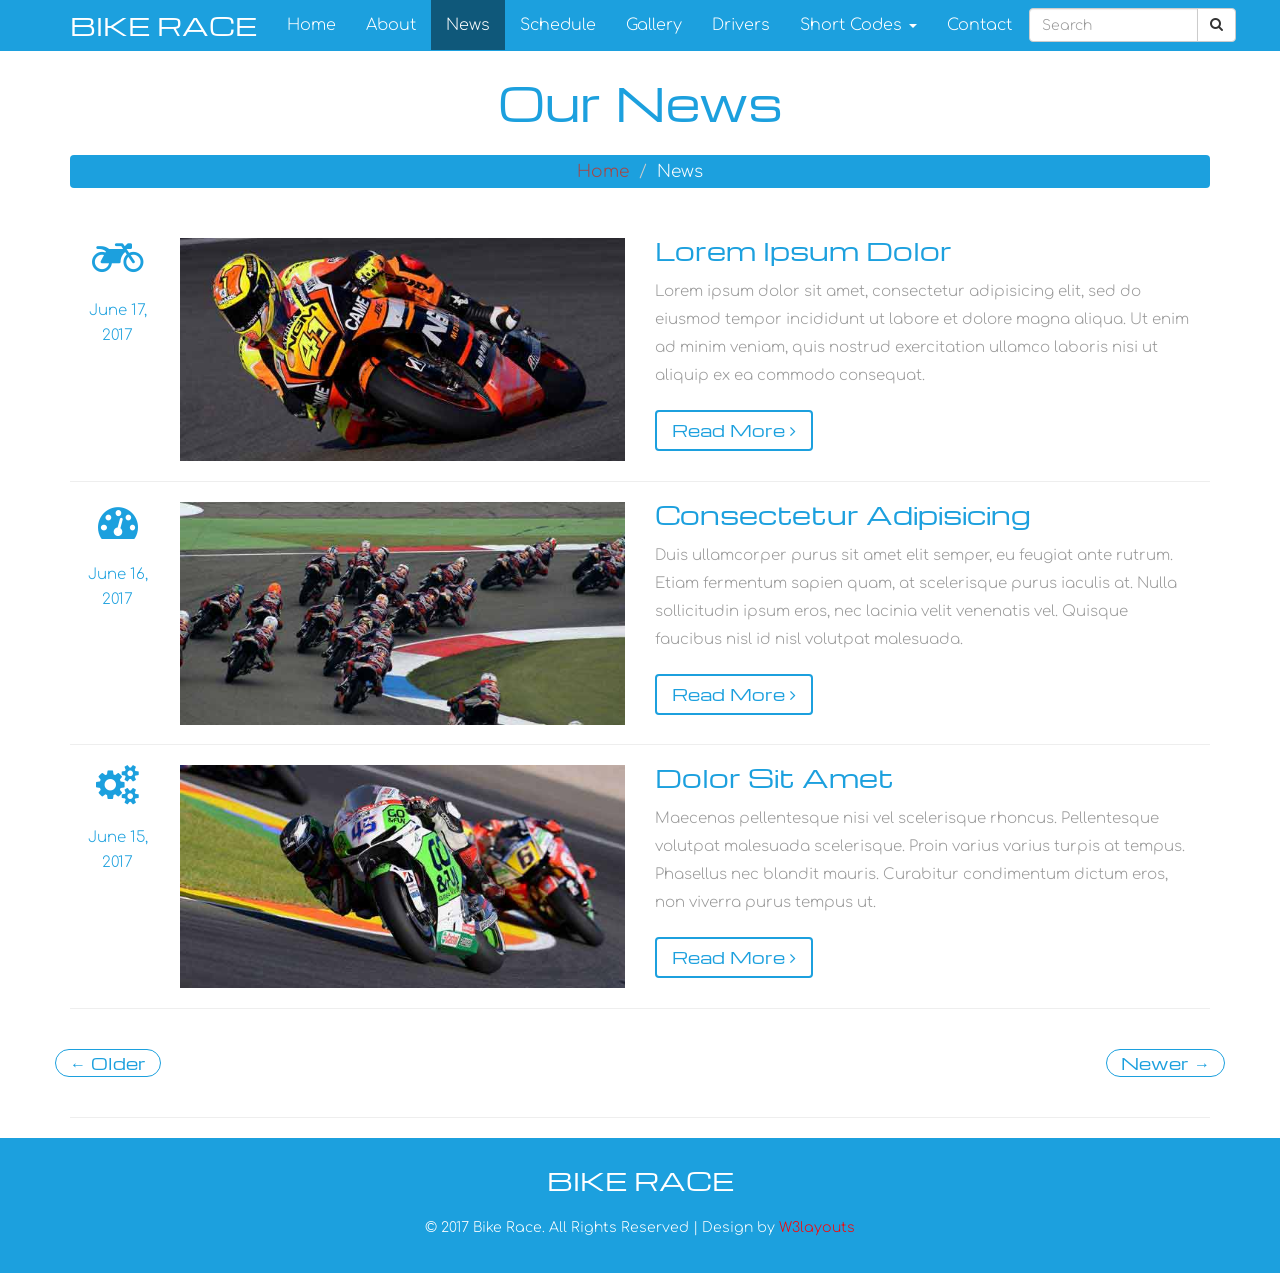
<file: MotoGP-Web-Site/wwwroot/web/news.html>
<!--Author: W3layouts
Author URL: http://w3layouts.com
License: Creative Commons Attribution 3.0 Unported
License URL: http://creativecommons.org/licenses/by/3.0/
-->
<!DOCTYPE html>
<html>
<head>
<title>Bike Race A Sports Category Flat Bootstrap Responsive  Website Template | News :: w3layouts</title>
<meta name="viewport" content="width=device-width, initial-scale=1">
<meta http-equiv="Content-Type" content="text/html; charset=utf-8" />
<meta name="keywords" content="Bike Race Responsive web template, Bootstrap Web Templates, Flat Web Templates, Android Compatible web template, 
Smartphone Compatible web template, free webdesigns for Nokia, Samsung, LG, SonyEricsson, Motorola web design"/>
<!-- fonts -->
<link href="//fonts.googleapis.com/css?family=Michroma" rel="stylesheet">
<link href="//fonts.googleapis.com/css?family=Comfortaa:300,400,700" rel="stylesheet">
<!-- /fonts -->
<!-- css -->
<link href="css/bootstrap.min.css" rel="stylesheet" type="text/css" media="all" />
<link href="css/font-awesome.min.css" rel="stylesheet" type="text/css" media="all" />
<link href='css/aos.css' rel='stylesheet prefetch' type="text/css" media="all" />
<link href="css/style.css" rel="stylesheet" type="text/css" media="all" />
<!-- /css -->
</head>
<body>
<!-- navigation -->
<nav class="navbar navbar-default navbar-fixed-top" data-aos="flip-up">
    <div class="container">
        <div class="navbar-header">
			<button type="button" class="navbar-toggle collapsed" data-toggle="collapse" data-target="#navbar" aria-expanded="false" aria-controls="navbar">
				<span class="sr-only">Toggle navigation</span>
				<span class="icon-bar"></span>
				<span class="icon-bar"></span>
				<span class="icon-bar"></span>
			</button>
			<a class="navbar-brand" href="index.html"><h1>Bike Race</h1></a>
        </div>
        <div id="navbar" class="navbar-collapse collapse">
			<ul class="nav navbar-nav slide-nav">
				<li><a href="index.html">Home</a></li>
				<li><a href="about.html">About</a></li>
				<li class="active current"><a href="news.html">News</a></li>
				<li><a href="schedule.html">Schedule</a></li>
				<li><a href="gallery.html">Gallery</a></li>
				<li><a href="drivers.html">Drivers</a></li>
				<li class="dropdown">
					<a href="#" class="dropdown-toggle" data-toggle="dropdown">Short Codes <b class="caret"></b></a>
					<ul class="dropdown-menu">
						<li><a href="typo.html">Typography</a></li>
						<li><a href="icons.html">Icons</a></li>
					</ul>
				</li>
				<li><a href="contact.html">Contact</a></li>
			</ul>
        </div><!--/.nav-collapse -->
		<div class="search1">
			<form action="#" method="post">
				<div class="input-group">
					<input type="text" class="form-control" name="search" id="search2" placeholder="Search" required/>
					<span class="input-group-btn">
						<button class="btn btn-default" type="submit" ><i class="fa fa-search"></i></button>
					</span>
				</div>
			</form>
		</div>	
    </div>
</nav>
<!-- /navigation --> 
<!-- Page Content -->
<!-- header section -->
<section class="inner-w3ls">
    <div class="container">
		<h3 class="text-center" data-aos="zoom-in">Our News</h3>
        <!-- Page Heading/Breadcrumbs -->
        <div class="row">
            <div class="col-lg-12">
                <ol class="breadcrumb" data-aos="zoom-in">
                    <li><a href="index.html">Home</a>
                    </li>
                    <li class="active">News</li>
                </ol>
            </div>
        </div>
        <!-- /.row -->
	</div>
</section>	
<!-- header section -->
<section class="news-w3layouts">   
    <div class="container">
        <!-- Blog Post Row -->
        <div class="news-w3ls">
            <div class="col-md-1 text-center" data-aos="zoom-in">
                <p class="news-agileits1"><i class="fa fa-motorcycle"></i></p>
                <p class="news-agileits2">June 17, 2017</p>
            </div>
            <div class="col-md-5" data-aos="flip-left">
                <a href="blogpost.html">
                    <div class="hover01 column">
						<div>
							<figure><img class="img-responsive img-hover" src="images/news1.jpg" alt="w3layouts"></figure>
						</div>
					</div>	
                </a>
            </div>
            <div class="col-md-6" data-aos="flip-right">
                <h3>
                    <a href="blogpost.html">Lorem ipsum dolor</a>
                </h3>
                <p class="news-agileits3">Lorem ipsum dolor sit amet, consectetur adipisicing elit, sed do eiusmod tempor incididunt ut labore et dolore magna aliqua. Ut enim ad minim veniam, quis nostrud exercitation ullamco laboris nisi ut aliquip ex ea commodo consequat.</p>
                <a class="btn btn-primary" href="blogpost.html">Read More <i class="fa fa-angle-right"></i></a>
            </div>
			<div class="clearfix"></div>
        </div>
        <!-- /.row -->
        <hr>
        <!-- Blog Post Row -->
        <div class="news-w3ls">
            <div class="col-md-1 text-center" data-aos="zoom-in">
                <p class="news-agileits1"><i class="fa fa-tachometer"></i></p>
                <p class="news-agileits2">June 16, 2017</p>
            </div>
            <div class="col-md-5" data-aos="flip-left">
                <a href="blogpost.html">
                    <div class="hover01 column">
						<div>
							<figure><img class="img-responsive img-hover" src="images/news2.jpg" alt="w3layouts"></figure>
						</div>
					</div>	
                </a>
            </div>
            <div class="col-md-6" data-aos="flip-right">
                <h3><a href="blogpost.html">consectetur adipisicing</a></h3>
                <p class="news-agileits3">Duis ullamcorper purus sit amet elit semper, eu feugiat ante rutrum. Etiam fermentum sapien quam, at scelerisque purus iaculis at. Nulla sollicitudin ipsum eros, nec lacinia velit venenatis vel. Quisque faucibus nisl id nisl volutpat malesuada.</p>
                <a class="btn btn-primary" href="blogpost.html">Read More <i class="fa fa-angle-right"></i></a>
            </div>
			<div class="clearfix"></div>
        </div>
        <!-- /.row -->
		<hr>
        <!-- Blog Post Row -->
        <div class="news-w3ls">
            <div class="col-md-1 text-center" data-aos="zoom-in">
                <p class="news-agileits1"><i class="fa fa-cogs"></i></p>
                <p class="news-agileits2">June 15, 2017</p>
            </div>
            <div class="col-md-5" data-aos="flip-left">
                <a href="blogpost.html">
					<div class="hover01 column">
						<div>
							<figure><img class="img-responsive img-hover" src="images/news3.jpg" alt="w3layouts"></figure>
						</div>
					</div>	
                </a>
            </div>
            <div class="col-md-6" data-aos="flip-right">
                <h3><a href="blogpost.html">dolor sit amet</a></h3>
                <p class="news-agileits3">Maecenas pellentesque nisi vel scelerisque rhoncus. Pellentesque volutpat malesuada scelerisque. Proin varius varius turpis at tempus. Phasellus nec blandit mauris. Curabitur condimentum dictum eros, non viverra purus tempus ut.</p>
                <a class="btn btn-primary" href="blogpost.html">Read More <i class="fa fa-angle-right"></i></a>
            </div>
			<div class="clearfix"></div>
        </div>
        <!-- /.row -->
		<hr>
        <!-- Pager -->
        <div class="row">
            <ul class="pager">
                <li class="previous"><a href="#">&larr; Older</a>
                </li>
                <li class="next"><a href="#">Newer &rarr;</a>
                </li>
            </ul>
        </div>
        <!-- /.row -->

        <hr>
	</div>	
<section class="last-w3layouts">
	<div class="container">
		<a href="index.html" class="bottom-agile"><h2 class="text-center">Bike Race</h2></a>
		<p class="text-center">&copy; 2017 Bike Race. All Rights Reserved | Design by <a href="http://w3layouts.com/" target="_blank"> W3layouts </a></p>
	</div>	
</section>
<!-- last section -->	
<!-- back to top -->
<a href="#0" class="cd-top">Top</a>
<!-- /back to top -->
<!-- js files -->
<script src="js/jquery.min.js"></script>
<script src="js/bootstrap.min.js"></script>
<script src="js/SmoothScroll.min.js"></script>
<script src="js/top.js"></script> 
<script src="js/modernizr.min.js"></script>
<script src="js/index.js"></script>
<script src='js/aos.js'></script>
<script src="js/aos2.js"></script>
<!-- /js files -->
</body>
</html>
</file>
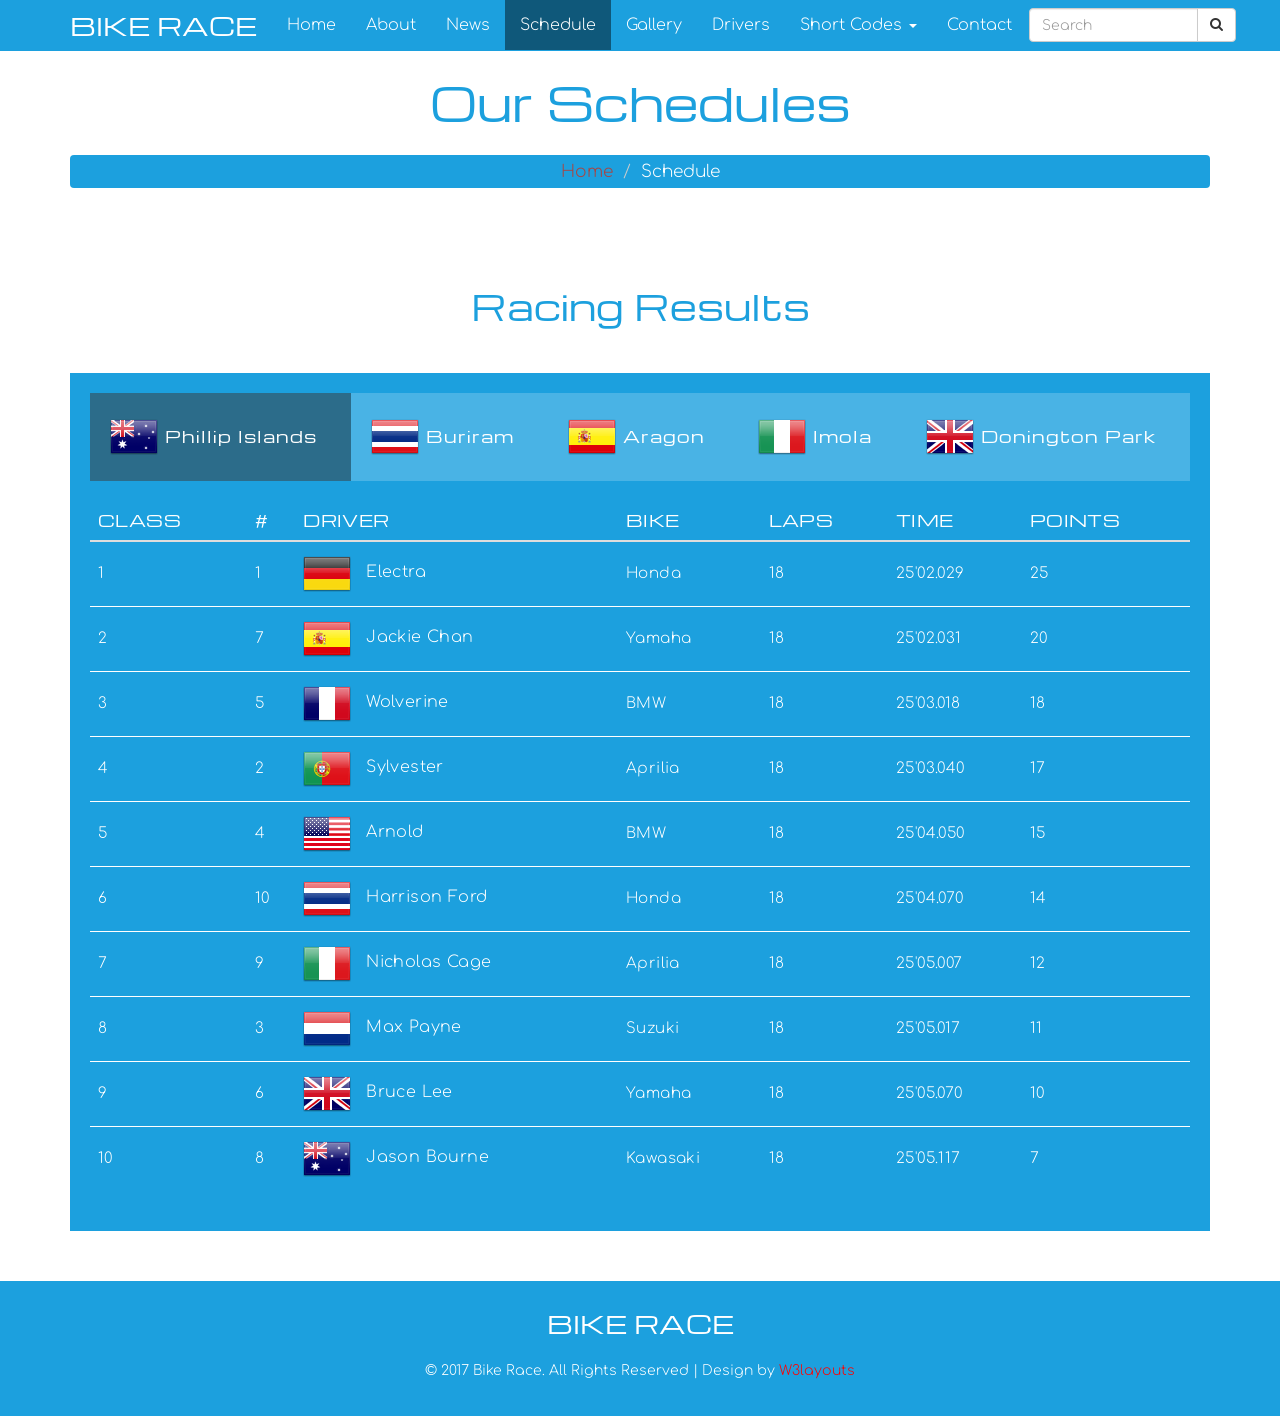
<file: MotoGP-Web-Site/wwwroot/web/schedule.html>
<!--Author: W3layouts
Author URL: http://w3layouts.com
License: Creative Commons Attribution 3.0 Unported
License URL: http://creativecommons.org/licenses/by/3.0/
-->
<!DOCTYPE html>
<html>
<head>
<title>Bike Race A Sports Category Flat Bootstrap Responsive  Website Template | Schedule :: w3layouts</title>
<meta name="viewport" content="width=device-width, initial-scale=1">
<meta http-equiv="Content-Type" content="text/html; charset=utf-8" />
<meta name="keywords" content="Bike Race Responsive web template, Bootstrap Web Templates, Flat Web Templates, Android Compatible web template, 
Smartphone Compatible web template, free webdesigns for Nokia, Samsung, LG, SonyEricsson, Motorola web design"/>
<!-- fonts -->
<link href="//fonts.googleapis.com/css?family=Michroma" rel="stylesheet">
<link href="//fonts.googleapis.com/css?family=Comfortaa:300,400,700" rel="stylesheet">
<!-- /fonts -->
<!-- css -->
<link href="css/bootstrap.min.css" rel="stylesheet" type="text/css" media="all" />
<link href="css/font-awesome.min.css" rel="stylesheet" type="text/css" media="all" />
<link href='css/aos.css' rel='stylesheet prefetch' type="text/css" media="all" />
<link href="css/colorfulTab.min.css" rel="stylesheet" type="text/css" media="all" />
<link href="css/style.css" rel="stylesheet" type="text/css" media="all" />
<!-- /css -->
</head>
<body>
<!-- navigation -->
<nav class="navbar navbar-default navbar-fixed-top" data-aos="flip-up">
    <div class="container">
        <div class="navbar-header">
			<button type="button" class="navbar-toggle collapsed" data-toggle="collapse" data-target="#navbar" aria-expanded="false" aria-controls="navbar">
				<span class="sr-only">Toggle navigation</span>
				<span class="icon-bar"></span>
				<span class="icon-bar"></span>
				<span class="icon-bar"></span>
			</button>
			<a class="navbar-brand" href="index.html"><h1>Bike Race</h1></a>
        </div>
        <div id="navbar" class="navbar-collapse collapse">
			<ul class="nav navbar-nav slide-nav">
				<li><a href="index.html">Home</a></li>
				<li><a href="about.html">About</a></li>
				<li><a href="news.html">News</a></li>
				<li class="active current"><a href="schedule.html">Schedule</a></li>
				<li><a href="gallery.html">Gallery</a></li>
				<li><a href="drivers.html">Drivers</a></li>
				<li class="dropdown">
					<a href="#" class="dropdown-toggle" data-toggle="dropdown">Short Codes <b class="caret"></b></a>
					<ul class="dropdown-menu">
						<li><a href="typo.html">Typography</a></li>
						<li><a href="icons.html">Icons</a></li>
					</ul>
				</li>
				<li><a href="contact.html">Contact</a></li>
			</ul>
        </div><!--/.nav-collapse -->
		<div class="search1">
			<form action="#" method="post">
				<div class="input-group">
					<input type="text" class="form-control" name="search" id="search2" placeholder="Search" required/>
					<span class="input-group-btn">
						<button class="btn btn-default" type="submit" ><i class="fa fa-search"></i></button>
					</span>
				</div>
			</form>
		</div>	
    </div>
</nav>
<!-- /navigation --> 
<!-- Page Content -->
<!-- header section -->
<section class="inner-w3ls">
    <div class="container">
		<h3 class="text-center" data-aos="zoom-in">Our Schedules</h3>
        <!-- Page Heading/Breadcrumbs -->
        <div class="row">
            <div class="col-lg-12">
                <ol class="breadcrumb" data-aos="zoom-in">
                    <li><a href="index.html">Home</a>
                    </li>
                    <li class="active">Schedule</li>
                </ol>
            </div>
        </div>
        <!-- /.row -->
	</div>
</section>
<!-- /header section -->
<section class="results-w3ls">
	<div class="container">
		<h3 class="text-center" data-aos="zoom-in">Racing Results</h3>
		<div class="colorful-tab-wrapper" id="colorful" data-aos="flip-up">
			<ul class="colorful-tab-menu">
				<li class="colorful-tab-menu-item active" tab-color="#1ca0de"><a href="#clr-0"><img src="images/aus.png" alt="australia" class="img-responsive"> <span>Phillip Islands</span><div class="clearfix"></div></a></li>
				<li class="colorful-tab-menu-item" tab-color="#1ca0de"><a href="#clr-1"><img src="images/thai.png" alt="thailand" class="img-responsive"> <span>Buriram</span><div class="clearfix"></div></a></li>
				<li class="colorful-tab-menu-item" tab-color="#1ca0de"><a href="#clr-2"><img src="images/spain.png" alt="spain" class="img-responsive"> <span>Aragon</span><div class="clearfix"></div></a></li>
				<li class="colorful-tab-menu-item" tab-color="#1ca0de"><a href="#clr-3"><img src="images/italy.png" alt="italy" class="img-responsive"> <span>Imola</span><div class="clearfix"></div></a></li>
				<li class="colorful-tab-menu-item" tab-color="#1ca0de"><a href="#clr-4"><img src="images/eng.png" alt="england" class="img-responsive"> <span>Donington Park</span><div class="clearfix"></div></a></li>	
			</ul>
			<div class="colorful-tab-container">  
				<div class="colorful-tab-content active" id="clr-0">  
					<div class="table-responsive">          
						<table class="table">
							<thead>
								<tr>
									<th><h4>Class</h4></th>
									<th><h4>#</h4></th>
									<th><h4>Driver</h4></th>
									<th><h4>Bike</h4></th>
									<th><h4>Laps</h4></th>
									<th><h4>Time</h4></th>
									<th><h4>Points</h4></th>
								</tr>
							</thead>
							<tbody>
								<tr>
									<td>1</td>
									<td>1</td>
									<td><img src="images/ger.png" alt="germany" class="img-responsive"><p class="driver-agileits">Electra</p></td>
									<td>Honda</td>
									<td>18</td>
									<td>25'02.029</td>
									<td>25</td>
								</tr>								
								<tr>
									<td>2</td>
									<td>7</td>
									<td><img src="images/spain.png" alt="spain" class="img-responsive"><p class="driver-agileits">Jackie Chan</p></td>
									<td>Yamaha</td>
									<td>18</td>
									<td>25'02.031</td>
									<td>20</td>
								</tr>
								<tr>
									<td>3</td>
									<td>5</td>
									<td><img src="images/france.png" alt="france" class="img-responsive"><p class="driver-agileits">Wolverine</p></td>
									<td>BMW</td>
									<td>18</td>
									<td>25'03.018</td>
									<td>18</td>
								</tr>
								<tr>
									<td>4</td>
									<td>2</td>
									<td><img src="images/port.png" alt="Portugal" class="img-responsive"><p class="driver-agileits">Sylvester</p></td>
									<td>Aprilia</td>
									<td>18</td>
									<td>25'03.040</td>
									<td>17</td>
								</tr>
								<tr>
									<td>5</td>
									<td>4</td>
									<td><img src="images/usa.png" alt="usa" class="img-responsive"><p class="driver-agileits">Arnold</p></td>
									<td>BMW</td>
									<td>18</td>
									<td>25'04.050</td>
									<td>15</td>
								</tr>
								<tr>
									<td>6</td>
									<td>10</td>
									<td><img src="images/thai.png" alt="thailand" class="img-responsive"><p class="driver-agileits">Harrison Ford</p></td>
									<td>Honda</td>
									<td>18</td>
									<td>25'04.070</td>
									<td>14</td>
								</tr>
								<tr>
									<td>7</td>
									<td>9</td>
									<td><img src="images/italy.png" alt="italy" class="img-responsive"><p class="driver-agileits">Nicholas Cage</p></td>
									<td>Aprilia</td>
									<td>18</td>
									<td>25'05.007</td>
									<td>12</td>
								</tr>
								<tr>
									<td>8</td>
									<td>3</td>
									<td><img src="images/dutch.png" alt="netherlands" class="img-responsive"><p class="driver-agileits">Max Payne</p></td>
									<td>Suzuki</td>
									<td>18</td>
									<td>25'05.017</td>
									<td>11</td>
								</tr>
								<tr>
									<td>9</td>
									<td>6</td>
									<td><img src="images/eng.png" alt="england" class="img-responsive"><p class="driver-agileits">Bruce Lee</p></td>
									<td>Yamaha</td>
									<td>18</td>
									<td>25'05.070</td>
									<td>10</td>
								</tr>
								<tr>
									<td>10</td>
									<td>8</td>
									<td><img src="images/aus.png" alt="australia" class="img-responsive"><p class="driver-agileits">Jason Bourne</p></td>
									<td>Kawasaki</td>
									<td>18</td>
									<td>25'05.117</td>
									<td>7</td>
								</tr>
							</tbody>
						</table>
					</div>
				</div>
				<div class="colorful-tab-content" id="clr-1"> 
					<div class="table-responsive">          
						<table class="table">
							<thead>
								<tr>
									<th>Class</th>
									<th>#</th>
									<th>Driver</th>
									<th>Bike</th>
									<th>Laps</th>
									<th>Time</th>
									<th>Points</th>
								</tr>
							</thead>
							<tbody>
								<tr>
									<td>1</td>
									<td>4</td>
									<td><img src="images/usa.png" alt="usa" class="img-responsive"><p class="driver-agileits">Arnold</p></td>
									<td>BMW</td>
									<td>18</td>
									<td>25'02.029</td>
									<td>25</td>
								</tr>								
								<tr>
									<td>2</td>
									<td>3</td>
									<td><img src="images/dutch.png" alt="netherlands" class="img-responsive"><p class="driver-agileits">Max Payne</p></td>
									<td>Suzuki</td>
									<td>18</td>
									<td>25'02.031</td>
									<td>20</td>
								</tr>
								<tr>
									<td>3</td>
									<td>8</td>
									<td><img src="images/aus.png" alt="australia" class="img-responsive"><p class="driver-agileits">Jason Bourne</p></td>
									<td>Kawasaki</td>
									<td>18</td>
									<td>25'03.018</td>
									<td>18</td>
								</tr>
								<tr>
									<td>4</td>
									<td>6</td>
									<td><img src="images/eng.png" alt="england" class="img-responsive"><p class="driver-agileits">Bruce Lee</p></td>
									<td>Yamaha</td>
									<td>18</td>
									<td>25'03.040</td>
									<td>17</td>
								</tr>
								<tr>
									<td>5</td>
									<td>1</td>
									<td><img src="images/ger.png" alt="germany" class="img-responsive"><p class="driver-agileits">Electra</p></td>
									<td>Honda</td>
									<td>18</td>
									<td>25'04.050</td>
									<td>15</td>
								</tr>
								<tr>
									<td>6</td>
									<td>10</td>
									<td><img src="images/thai.png" alt="thailand" class="img-responsive"><p class="driver-agileits">Harrison Ford</p></td>
									<td>Honda</td>
									<td>18</td>
									<td>25'04.070</td>
									<td>14</td>
								</tr>
								<tr>
									<td>7</td>
									<td>9</td>
									<td><img src="images/italy.png" alt="italy" class="img-responsive"><p class="driver-agileits">Nicholas Cage</p></td>
									<td>Aprilia</td>
									<td>18</td>
									<td>25'05.007</td>
									<td>12</td>
								</tr>
								<tr>
									<td>8</td>
									<td>7</td>
									<td><img src="images/spain.png" alt="spain" class="img-responsive"><p class="driver-agileits">Jackie Chan</p></td>
									<td>Yamaha</td>
									<td>18</td>
									<td>25'05.017</td>
									<td>11</td>
								</tr>
								<tr>
									<td>9</td>
									<td>2</td>
									<td><img src="images/port.png" alt="Portugal" class="img-responsive"><p class="driver-agileits">Sylvester</p></td>
									<td>Aprilia</td>
									<td>18</td>
									<td>25'05.070</td>
									<td>10</td>
								</tr>
								<tr>
									<td>10</td>
									<td>5</td>
									<td><img src="images/france.png" alt="france" class="img-responsive"><p class="driver-agileits">Wolverine</p></td>
									<td>BMW</td>
									<td>18</td>
									<td>25'05.117</td>
									<td>7</td>
								</tr>
							</tbody>
						</table>
					</div>
				</div>
				<div class="colorful-tab-content" id="clr-2"> 
					<div class="table-responsive">          
						<table class="table">
							<thead>
								<tr>
									<th>Class</th>
									<th>#</th>
									<th>Driver</th>
									<th>Bike</th>
									<th>Laps</th>
									<th>Time</th>
									<th>Points</th>
								</tr>
							</thead>
							<tbody>
								<tr>
									<td>1</td>
									<td>10</td>
									<td><img src="images/thai.png" alt="thailand" class="img-responsive"><p class="driver-agileits">Harrison Ford</p></td>
									<td>Honda</td>
									<td>18</td>
									<td>25'02.029</td>
									<td>25</td>
								</tr>								
								<tr>
									<td>2</td>
									<td>4</td>
									<td><img src="images/usa.png" alt="usa" class="img-responsive"><p class="driver-agileits">Arnold</p></td>
									<td>BMW</td>
									<td>18</td>
									<td>25'02.031</td>
									<td>20</td>
								</tr>
								<tr>
									<td>3</td>
									<td>8</td>
									<td><img src="images/aus.png" alt="australia" class="img-responsive"><p class="driver-agileits">Jason Bourne</p></td>
									<td>Kawasaki</td>
									<td>18</td>
									<td>25'03.018</td>
									<td>18</td>
								</tr>
								<tr>
									<td>4</td>
									<td>3</td>
									<td><img src="images/dutch.png" alt="netherlands" class="img-responsive"><p class="driver-agileits">Max Payne</p></td>
									<td>Suzuki</td>
									<td>18</td>
									<td>25'03.040</td>
									<td>17</td>
								</tr>
								<tr>
									<td>5</td>
									<td>7</td>
									<td><img src="images/spain.png" alt="spain" class="img-responsive"><p class="driver-agileits">Jackie Chan</p></td>
									<td>Yamaha</td>
									<td>18</td>
									<td>25'04.050</td>
									<td>15</td>
								</tr>
								<tr>
									<td>6</td>
									<td>1</td>
									<td><img src="images/ger.png" alt="germany" class="img-responsive"><p class="driver-agileits">Electra</p></td>
									<td>Honda</td>
									<td>18</td>
									<td>25'04.070</td>
									<td>14</td>
								</tr>
								<tr>
									<td>7</td>
									<td>9</td>
									<td><img src="images/italy.png" alt="italy" class="img-responsive"><p class="driver-agileits">Nicholas Cage</p></td>
									<td>Aprilia</td>
									<td>18</td>
									<td>25'05.007</td>
									<td>12</td>
								</tr>
								<tr>
									<td>8</td>
									<td>2</td>
									<td><img src="images/port.png" alt="Portugal" class="img-responsive"><p class="driver-agileits">Sylvester</p></td>
									<td>Aprilia</td>
									<td>18</td>
									<td>25'05.017</td>
									<td>11</td>
								</tr>
								<tr>
									<td>9</td>
									<td>6</td>
									<td><img src="images/eng.png" alt="england" class="img-responsive"><p class="driver-agileits">Bruce Lee</p></td>
									<td>Yamaha</td>
									<td>18</td>
									<td>25'05.070</td>
									<td>10</td>
								</tr>
								<tr>
									<td>10</td>
									<td>5</td>
									<td><img src="images/france.png" alt="france" class="img-responsive"><p class="driver-agileits">Wolverine</p></td>
									<td>BMW</td>
									<td>18</td>
									<td>25'05.117</td>
									<td>7</td>
								</tr>
							</tbody>
						</table>
					</div>
				</div>
				<div class="colorful-tab-content" id="clr-3"> 
					<div class="table-responsive">          
						<table class="table">
							<thead>
								<tr>
									<th>Class</th>
									<th>#</th>
									<th>Driver</th>
									<th>Bike</th>
									<th>Laps</th>
									<th>Time</th>
									<th>Points</th>
								</tr>
							</thead>
							<tbody>
								<tr>
									<td>1</td>
									<td>8</td>
									<td><img src="images/aus.png" alt="australia" class="img-responsive"><p class="driver-agileits">Jason Bourne</p></td>
									<td>Kawasaki</td>
									<td>18</td>
									<td>25'02.029</td>
									<td>25</td>
								</tr>								
								<tr>
									<td>2</td>
									<td>6</td>
									<td><img src="images/eng.png" alt="england" class="img-responsive"><p class="driver-agileits">Bruce Lee</p></td>
									<td>Yamaha</td>
									<td>18</td>
									<td>25'02.031</td>
									<td>20</td>
								</tr>
								<tr>
									<td>3</td>
									<td>3</td>
									<td><img src="images/dutch.png" alt="netherlands" class="img-responsive"><p class="driver-agileits">Max Payne</p></td>
									<td>Suzuki</td>
									<td>18</td>
									<td>25'03.018</td>
									<td>18</td>
								</tr>
								<tr>
									<td>4</td>
									<td>9</td>
									<td><img src="images/italy.png" alt="italy" class="img-responsive"><p class="driver-agileits">Nicholas Cage</p></td>
									<td>Aprilia</td>
									<td>18</td>
									<td>25'03.040</td>
									<td>17</td>
								</tr>
								<tr>
									<td>5</td>
									<td>4</td>
									<td><img src="images/usa.png" alt="usa" class="img-responsive"><p class="driver-agileits">Arnold</p></td>
									<td>BMW</td>
									<td>18</td>
									<td>25'04.050</td>
									<td>15</td>
								</tr>
								<tr>
									<td>6</td>
									<td>10</td>
									<td><img src="images/thai.png" alt="thailand" class="img-responsive"><p class="driver-agileits">Harrison Ford</p></td>
									<td>Honda</td>
									<td>18</td>
									<td>25'04.070</td>
									<td>14</td>
								</tr>
								<tr>
									<td>7</td>
									<td>2</td>
									<td><img src="images/port.png" alt="Portugal" class="img-responsive"><p class="driver-agileits">Sylvester</p></td>
									<td>Aprilia</td>
									<td>18</td>
									<td>25'05.007</td>
									<td>12</td>
								</tr>
								<tr>
									<td>8</td>
									<td>5</td>
									<td><img src="images/france.png" alt="france" class="img-responsive"><p class="driver-agileits">Wolverine</p></td>
									<td>BMW</td>
									<td>18</td>
									<td>25'05.017</td>
									<td>11</td>
								</tr>
								<tr>
									<td>9</td>
									<td>7</td>
									<td><img src="images/spain.png" alt="spain" class="img-responsive"><p class="driver-agileits">Jackie Chan</p></td>
									<td>Yamaha</td>
									<td>18</td>
									<td>25'05.070</td>
									<td>10</td>
								</tr>
								<tr>
									<td>10</td>
									<td>1</td>
									<td><img src="images/ger.png" alt="germany" class="img-responsive"><p class="driver-agileits">Electra</p></td>
									<td>Honda</td>
									<td>18</td>
									<td>25'05.117</td>
									<td>7</td>
								</tr>
							</tbody>
						</table>
					</div>
				</div>
				<div class="colorful-tab-content" id="clr-4"> 
					<div class="table-responsive">          
						<table class="table">
							<thead>
								<tr>
									<th>Class</th>
									<th>#</th>
									<th>Driver</th>
									<th>Bike</th>
									<th>Laps</th>
									<th>Time</th>
									<th>Points</th>
								</tr>
							</thead>
							<tbody>
								<tr>
									<td>1</td>
									<td>6</td>
									<td><img src="images/eng.png" alt="england" class="img-responsive"><p class="driver-agileits">Bruce Lee</p></td>
									<td>Yamaha</td>
									<td>18</td>
									<td>25'02.029</td>
									<td>25</td>
								</tr>								
								<tr>
									<td>2</td>
									<td>5</td>
									<td><img src="images/france.png" alt="france" class="img-responsive"><p class="driver-agileits">Wolverine</p></td>
									<td>BMW</td>
									<td>18</td>
									<td>25'02.031</td>
									<td>20</td>
								</tr>
								<tr>
									<td>3</td>
									<td>1</td>
									<td><img src="images/ger.png" alt="germany" class="img-responsive"><p class="driver-agileits">Electra</p></td>
									<td>Honda</td>
									<td>18</td>
									<td>25'03.018</td>
									<td>18</td>
								</tr>
								<tr>
									<td>4</td>
									<td>8</td>
									<td><img src="images/aus.png" alt="australia" class="img-responsive"><p class="driver-agileits">Jason Bourne</p></td>
									<td>Kawasaki</td>
									<td>18</td>
									<td>25'03.040</td>
									<td>17</td>
								</tr>
								<tr>
									<td>5</td>
									<td>4</td>
									<td><img src="images/usa.png" alt="usa" class="img-responsive"><p class="driver-agileits">Arnold</p></td>
									<td>BMW</td>
									<td>18</td>
									<td>25'04.050</td>
									<td>15</td>
								</tr>
								<tr>
									<td>6</td>
									<td>10</td>
									<td><img src="images/thai.png" alt="thailand" class="img-responsive"><p class="driver-agileits">Harrison Ford</p></td>
									<td>Honda</td>
									<td>18</td>
									<td>25'04.070</td>
									<td>14</td>
								</tr>
								<tr>
									<td>7</td>
									<td>9</td>
									<td><img src="images/italy.png" alt="italy" class="img-responsive"><p class="driver-agileits">Nicholas Cage</p></td>
									<td>Aprilia</td>
									<td>18</td>
									<td>25'05.007</td>
									<td>12</td>
								</tr>
								<tr>
									<td>8</td>
									<td>3</td>
									<td><img src="images/dutch.png" alt="netherlands" class="img-responsive"><p class="driver-agileits">Max Payne</p></td>
									<td>Suzuki</td>
									<td>18</td>
									<td>25'05.017</td>
									<td>11</td>
								</tr>
								<tr>
									<td>9</td>
									<td>7</td>
									<td><img src="images/spain.png" alt="spain" class="img-responsive"><p class="driver-agileits">Jackie Chan</p></td>
									<td>Yamaha</td>
									<td>18</td>
									<td>25'05.070</td>
									<td>10</td>
								</tr>
								<tr>
									<td>10</td>
									<td>2</td>
									<td><img src="images/port.png" alt="Portugal" class="img-responsive"><p class="driver-agileits">Sylvester</p></td>
									<td>Aprilia</td>
									<td>18</td>
									<td>25'05.117</td>
									<td>7</td>
								</tr>
							</tbody>
						</table>
					</div>
				</div>
			</div>
		</div>
	</div>	
</section>	
<section class="last-w3layouts">
	<div class="container">
		<a href="index.html" class="bottom-agile"><h2 class="text-center">Bike Race</h2></a>
		<p class="text-center">&copy; 2017 Bike Race. All Rights Reserved | Design by <a href="http://w3layouts.com/" target="_blank"> W3layouts </a></p>
	</div>	
</section>
<!-- last section -->	
<!-- back to top -->
<a href="#0" class="cd-top">Top</a>
<!-- /back to top -->
<!-- js files -->
<script src="js/jquery.min.js"></script>
<script src="js/bootstrap.min.js"></script>
<script src="js/SmoothScroll.min.js"></script>
<script src="js/top.js"></script> 
<script src="js/modernizr.min.js"></script>
<script src="js/index.js"></script>
<script src='js/aos.js'></script>
<script src="js/aos2.js"></script>
<!-- js for table -->
<script type="text/javascript" src="js/colorfulTab.min.js"></script>
<script type="text/javascript">
    $(document).ready(function(){
        $("#colorful").colorfulTab();      
    });
</script>
<!-- //js for table -->
<!-- /js files -->
</body>
</html>
</file>
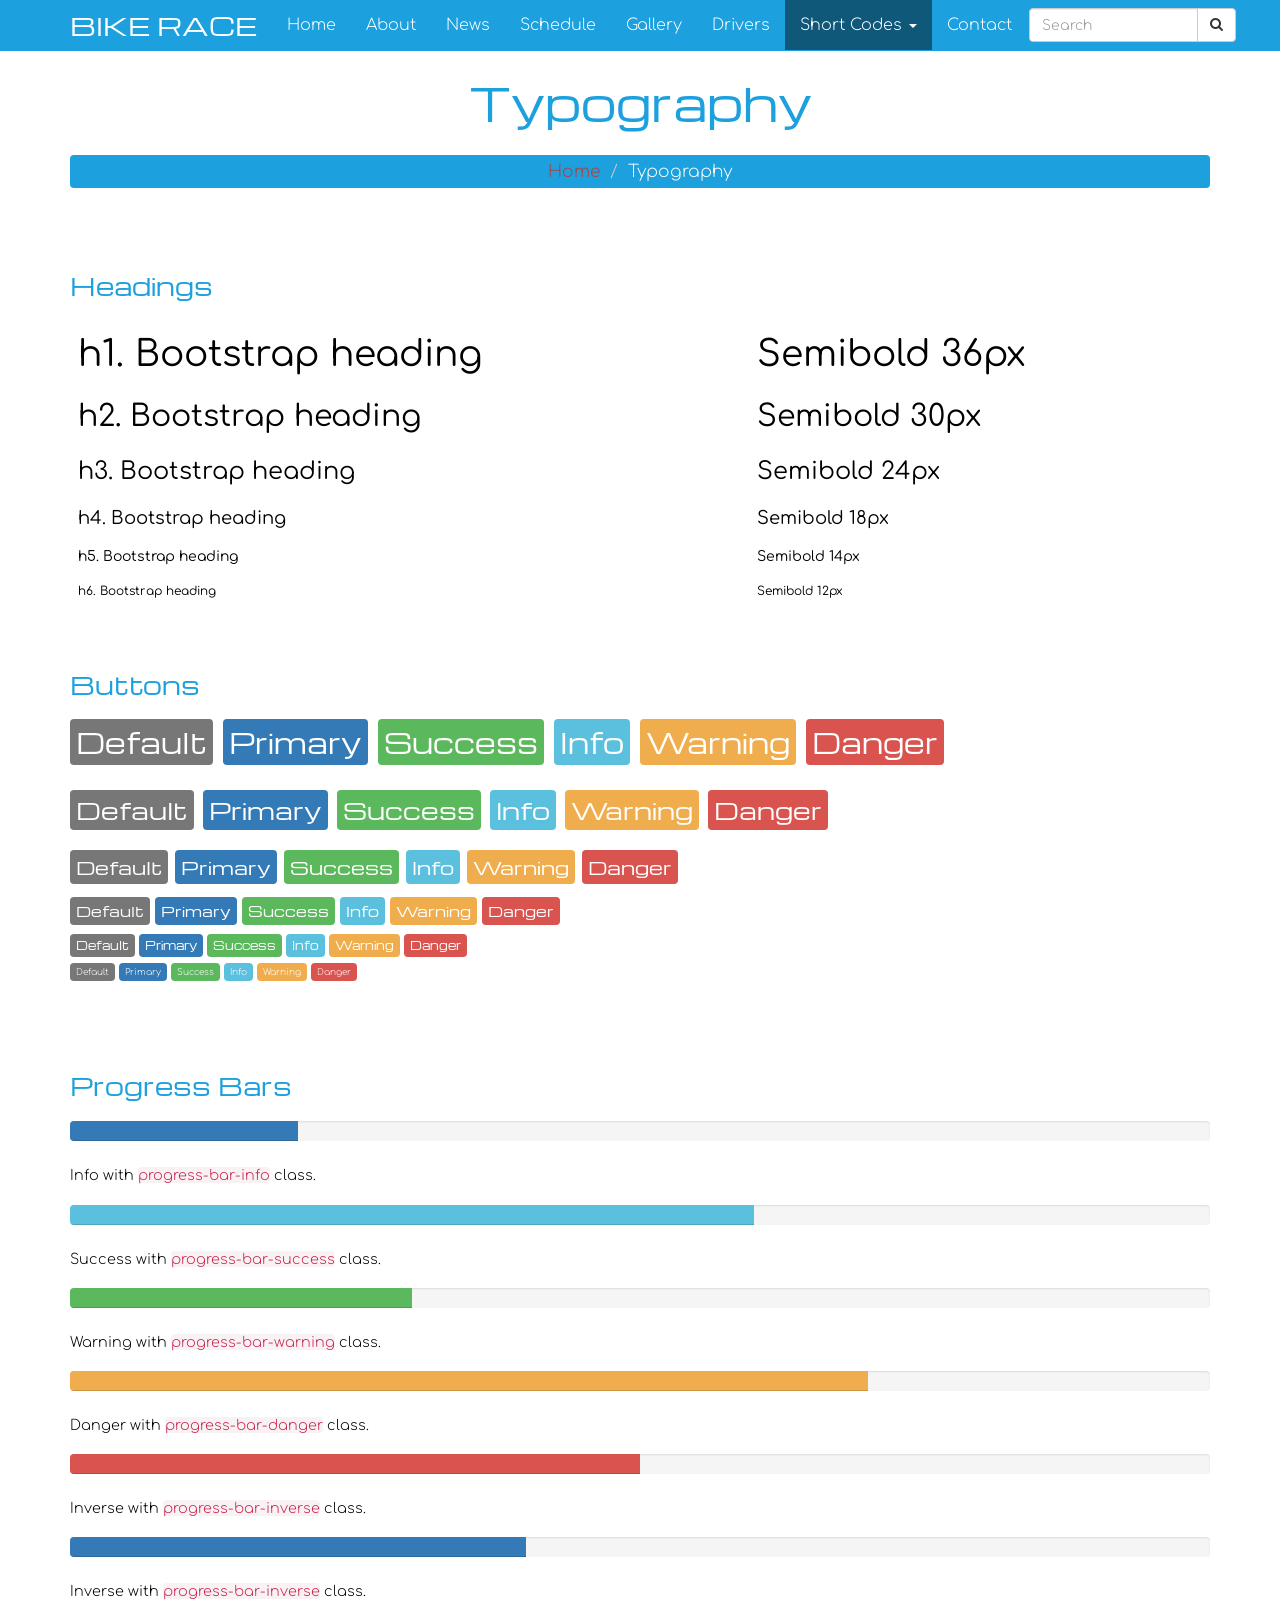
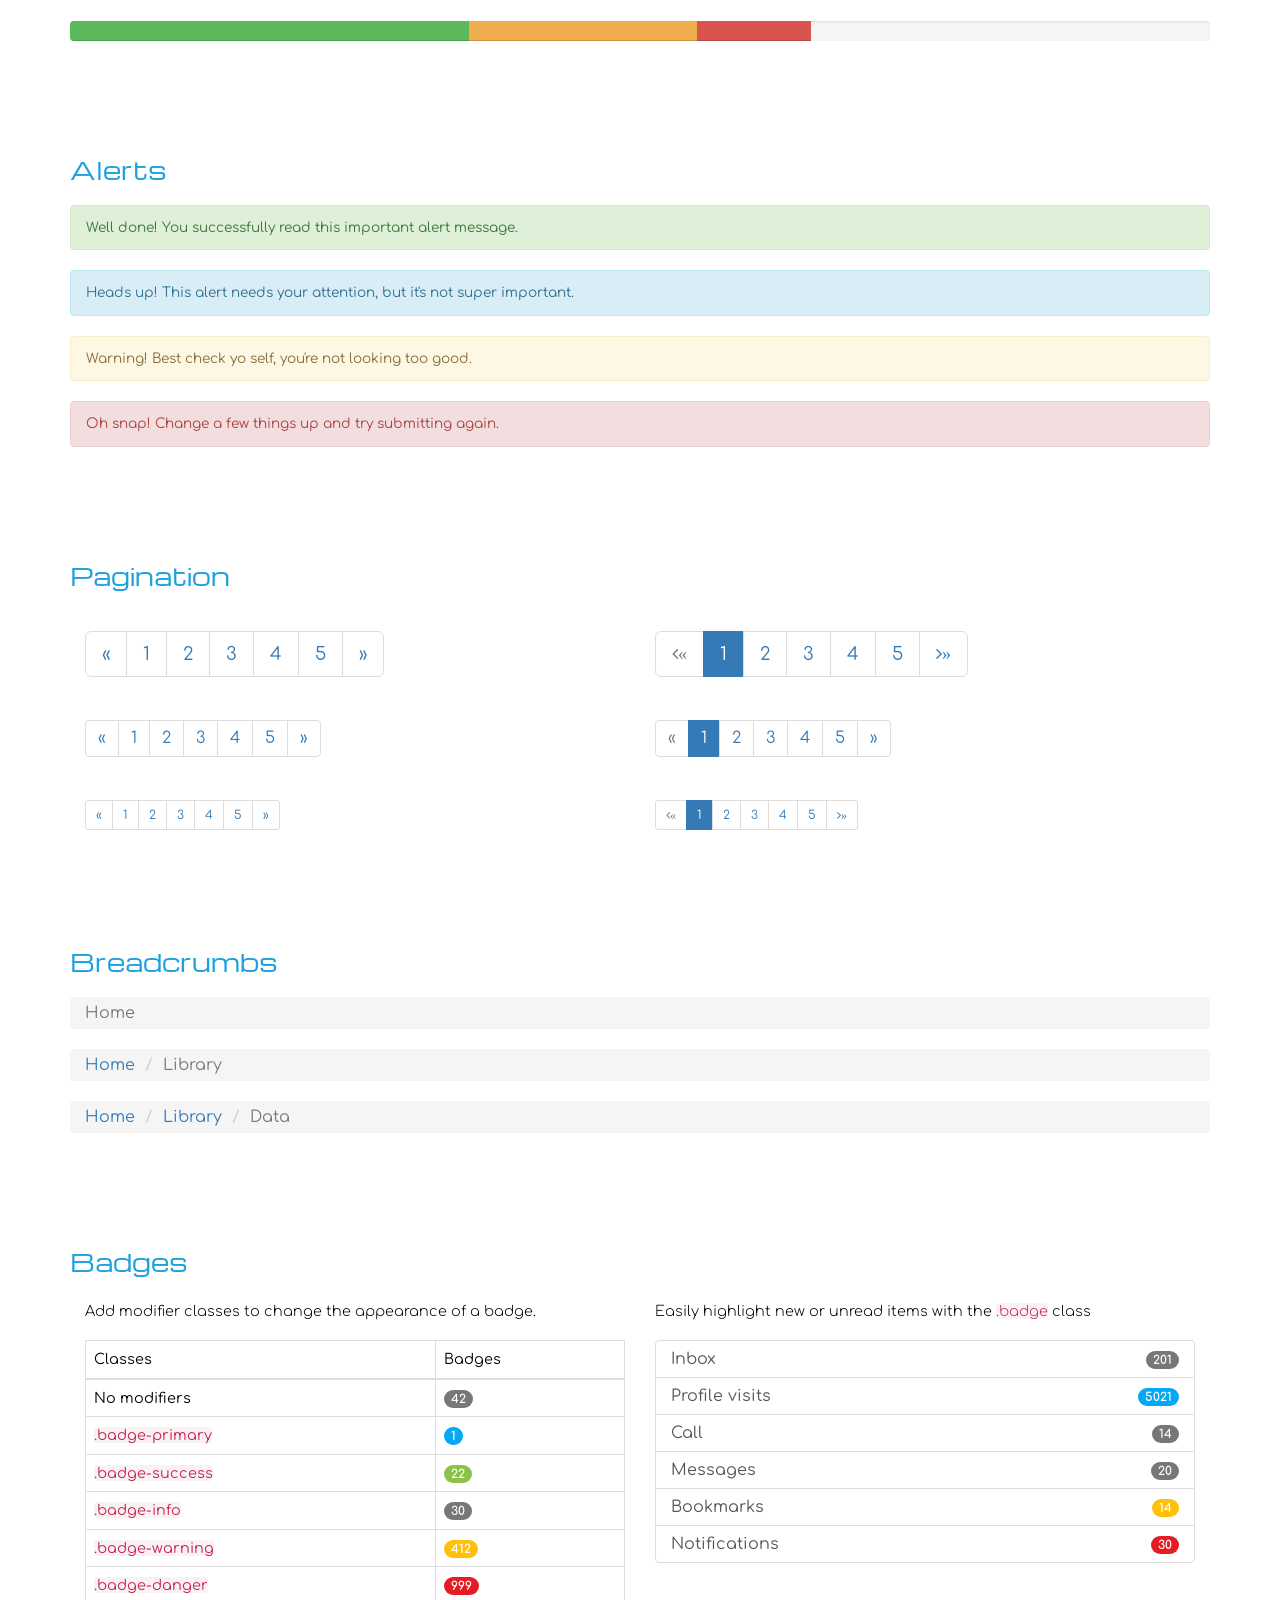
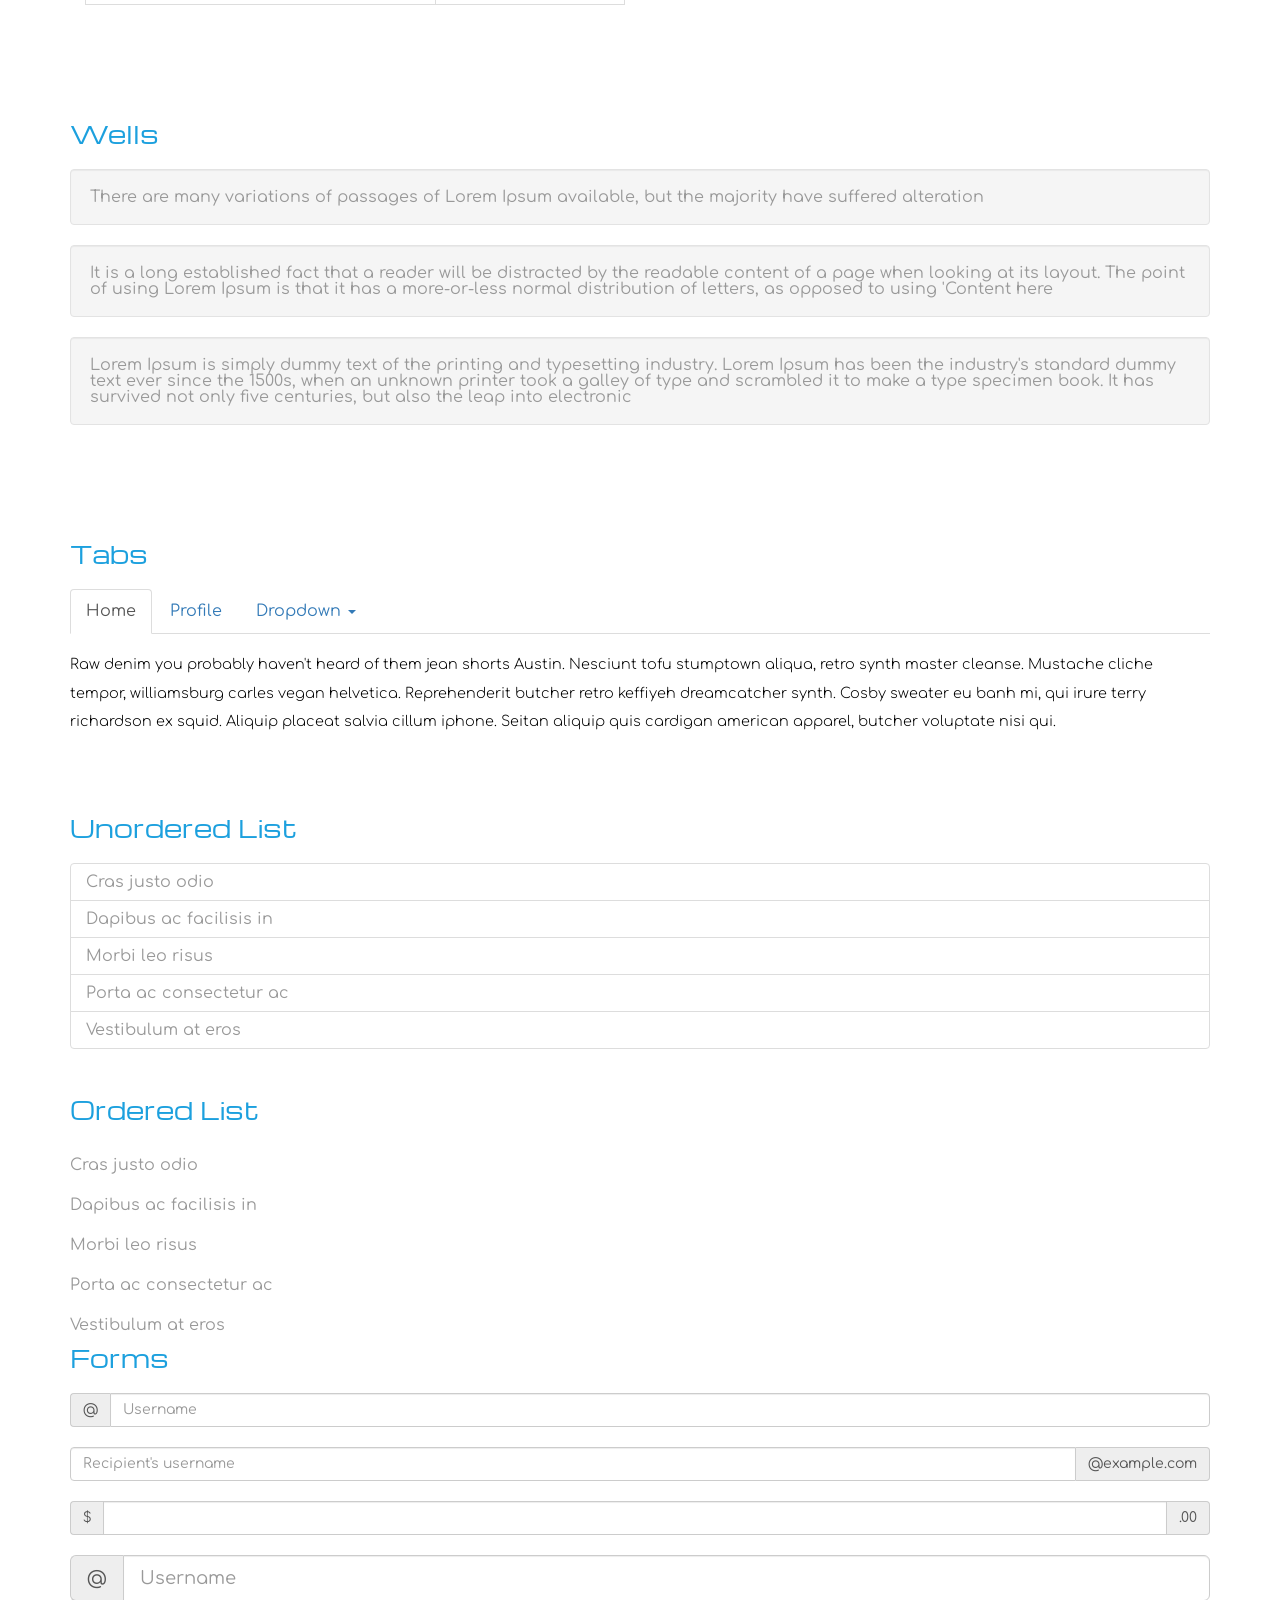
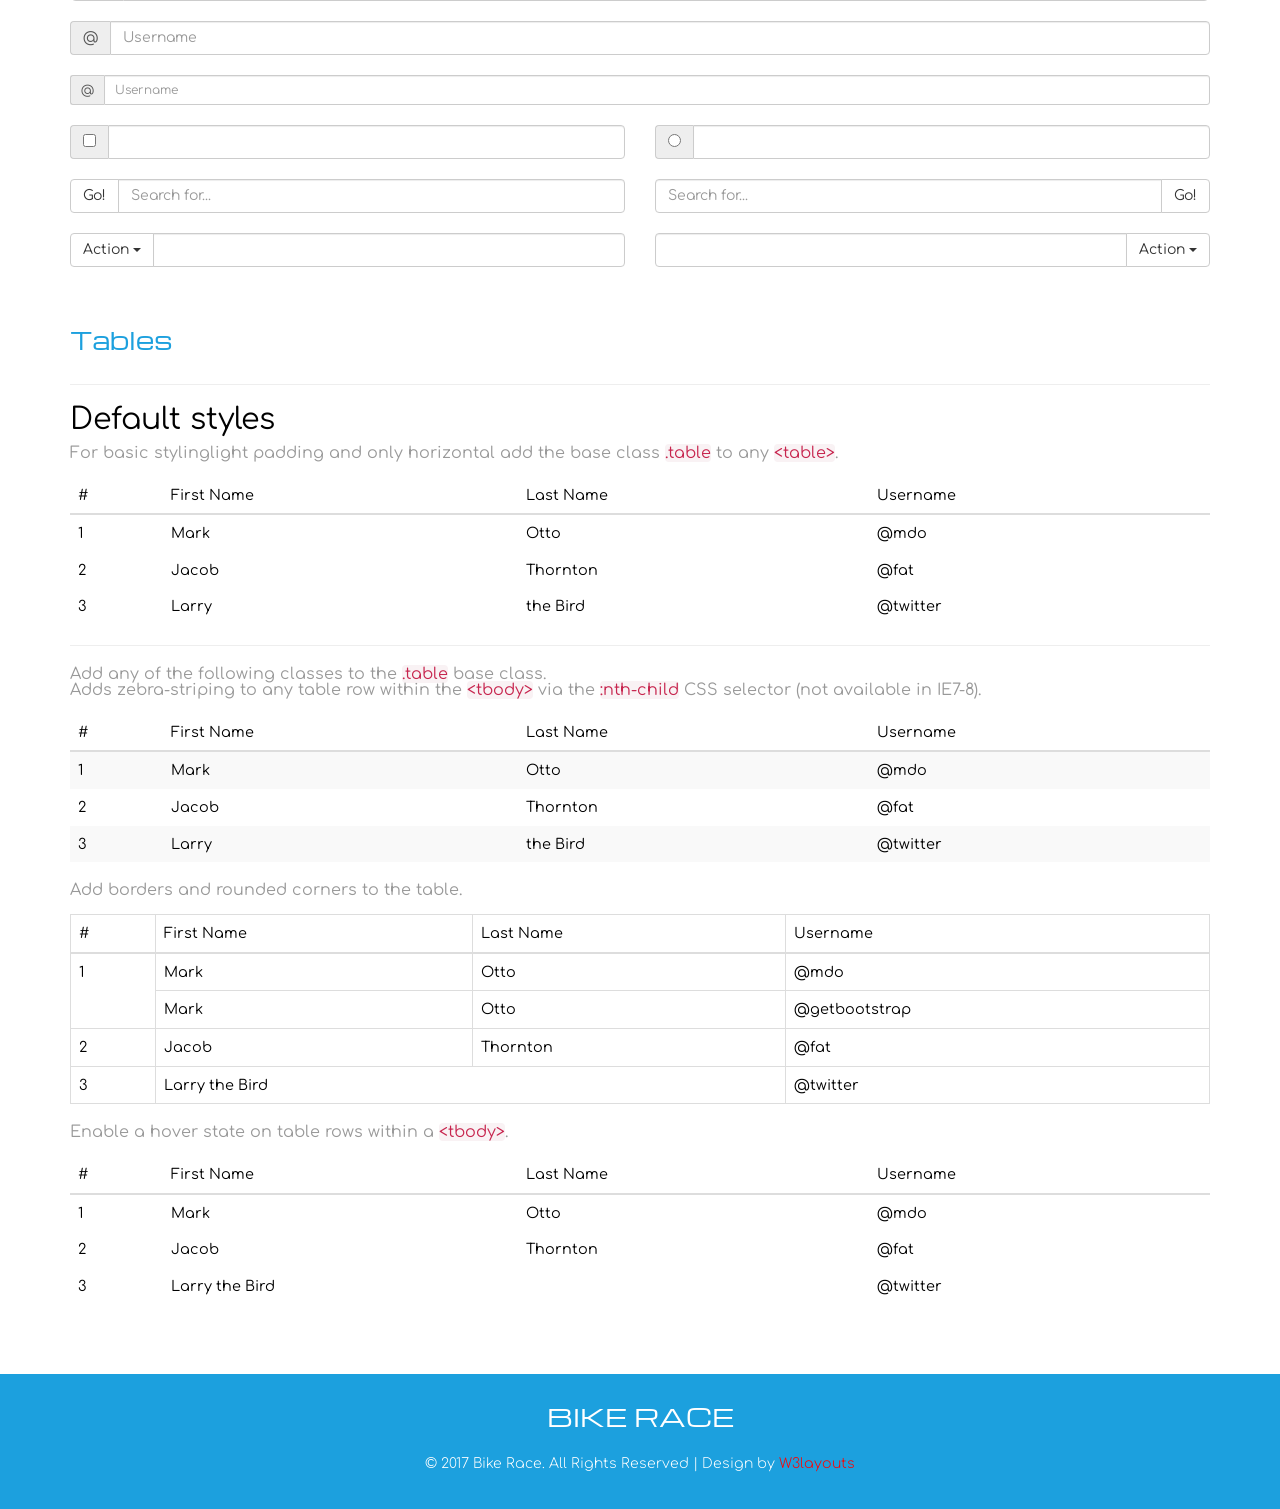
<file: MotoGP-Web-Site/wwwroot/web/typo.html>
<!--Author: W3layouts
Author URL: http://w3layouts.com
License: Creative Commons Attribution 3.0 Unported
License URL: http://creativecommons.org/licenses/by/3.0/
-->
<!DOCTYPE html>
<html>
<head>
<title>Bike Race A Sports Category Flat Bootstrap Responsive  Website Template | Typography :: w3layouts</title>
<meta name="viewport" content="width=device-width, initial-scale=1">
<meta http-equiv="Content-Type" content="text/html; charset=utf-8" />
<meta name="keywords" content="Bike Race Responsive web template, Bootstrap Web Templates, Flat Web Templates, Android Compatible web template, 
Smartphone Compatible web template, free webdesigns for Nokia, Samsung, LG, SonyEricsson, Motorola web design"/>
<!-- fonts -->
<link href="//fonts.googleapis.com/css?family=Michroma" rel="stylesheet">
<link href="//fonts.googleapis.com/css?family=Comfortaa:300,400,700" rel="stylesheet">
<!-- /fonts -->
<!-- css -->
<link href="css/bootstrap.min.css" rel="stylesheet" type="text/css" media="all" />
<link href="css/font-awesome.min.css" rel="stylesheet" type="text/css" media="all" />
<link href="css/typo.css" rel="stylesheet" type="text/css" media="all" />
<link href="css/banner.css" rel="stylesheet" type="text/css" media="all" />
<link href="css/style.css" rel="stylesheet" type="text/css" media="all" />
<!-- /css -->
</head>
<body>
<!-- navigation -->
<nav class="navbar navbar-default navbar-fixed-top" data-aos="flip-up">
    <div class="container">
        <div class="navbar-header">
			<button type="button" class="navbar-toggle collapsed" data-toggle="collapse" data-target="#navbar" aria-expanded="false" aria-controls="navbar">
				<span class="sr-only">Toggle navigation</span>
				<span class="icon-bar"></span>
				<span class="icon-bar"></span>
				<span class="icon-bar"></span>
			</button>
			<a class="navbar-brand" href="index.html"><h1>Bike Race</h1></a>
        </div>
        <div id="navbar" class="navbar-collapse collapse">
			<ul class="nav navbar-nav slide-nav">
				<li><a href="index.html">Home</a></li>
				<li><a href="about.html">About</a></li>
				<li><a href="news.html">News</a></li>
				<li><a href="schedule.html">Schedule</a></li>
				<li><a href="gallery.html">Gallery</a></li>
				<li><a href="drivers.html">Drivers</a></li>
				<li class="dropdown active current">
					<a href="#" class="dropdown-toggle" data-toggle="dropdown">Short Codes <b class="caret"></b></a>
					<ul class="dropdown-menu">
						<li><a href="typo.html">Typography</a></li>
						<li><a href="icons.html">Icons</a></li>
					</ul>
				</li>
				<li><a href="contact.html">Contact</a></li>
			</ul>
        </div><!--/.nav-collapse -->
		<div class="search1">
			<form action="#" method="post">
				<div class="input-group">
					<input type="text" class="form-control" name="search" id="search2" placeholder="Search" required/>
					<span class="input-group-btn">
						<button class="btn btn-default" type="submit" ><i class="fa fa-search"></i></button>
					</span>
				</div>
			</form>
		</div>	
    </div>
</nav>
<!-- /navigation --> 
<!-- Page Content -->
<!-- header section -->
<section class="inner-w3ls">
    <div class="container">
		<h3 class="text-center" data-aos="zoom-in">Typography</h3>
        <!-- Page Heading/Breadcrumbs -->
        <div class="row">
            <div class="col-lg-12">
                <ol class="breadcrumb" data-aos="zoom-in">
                    <li><a href="index.html">Home</a></li>
                    <li class="active">Typography</li>
                </ol>
            </div>
        </div>
        <!-- /.row -->
	</div>
</section>
<!-- /header section -->
<!-- typography page -->
<div class="typography">
			<!-- container-wrap -->
			<div class="container">
				<div class="grid_3 grid_4">
					<h3 class="hdg wthree w3-agileits agileits-w3layouts agile w3-agile">Headings</h3>
					<div class="bs-example">
						<table class="table">
							<tbody>
								<tr>
									<td><h1 id="h1.-bootstrap-heading">h1. Bootstrap heading<a class="anchorjs-link" href="#h1.-bootstrap-heading"><span class="anchorjs-icon"></span></a></h1></td>
									<td class="type-info"><h1>Semibold 36px</h1></td>
								</tr>
								<tr>
									<td><h2 id="h2.-bootstrap-heading">h2. Bootstrap heading<a class="anchorjs-link" href="#h2.-bootstrap-heading"><span class="anchorjs-icon"></span></a></h2></td>
									<td class="type-info"><h2>Semibold 30px</h2></td>
								</tr>
								<tr>
									<td><h3 id="h3.-bootstrap-heading">h3. Bootstrap heading<a class="anchorjs-link" href="#h3.-bootstrap-heading"><span class="anchorjs-icon"></span></a></h3></td>
									<td class="type-info"><h3>Semibold 24px</h3></td>
								</tr>
								<tr>
									<td><h4 id="h4.-bootstrap-heading">h4. Bootstrap heading<a class="anchorjs-link" href="#h4.-bootstrap-heading"><span class="anchorjs-icon"></span></a></h4></td>
									<td class="type-info"><h4>Semibold 18px</h4></td>
								</tr>
								<tr>
									<td><h5 id="h5.-bootstrap-heading">h5. Bootstrap heading<a class="anchorjs-link" href="#h5.-bootstrap-heading"><span class="anchorjs-icon"></span></a></h5></td>
									<td class="type-info"><h5>Semibold 14px</h5></td>
								</tr>
								<tr>
									<td><h6>h6. Bootstrap heading</h6></td>
									<td class="type-info"><h6>Semibold 12px</h6></td>
								</tr>
							</tbody>
						</table>
					</div>
				</div>

				<div class="grid_3 grid_5">
					<h3 class="hdg wthree w3-agileits agileits-w3layouts agile w3-agile">Buttons</h3>
					<h1>
						<a href="#"><span class="label label-default">Default</span></a>
						<a href="#"><span class="label label-primary">Primary</span></a>
						<a href="#"><span class="label label-success">Success</span></a>
						<a href="#"><span class="label label-info">Info</span></a>
						<a href="#"><span class="label label-warning">Warning</span></a>
						<a href="#"><span class="label label-danger">Danger</span></a>
					</h1>
					<h2>
						<a href="#"><span class="label label-default">Default</span></a>
						<a href="#"><span class="label label-primary">Primary</span></a>
						<a href="#"><span class="label label-success">Success</span></a>
						<a href="#"><span class="label label-info">Info</span></a>
						<a href="#"><span class="label label-warning">Warning</span></a>
						<a href="#"><span class="label label-danger">Danger</span></a>
					</h2>
					<h3>
						<a href="#"><span class="label label-default">Default</span></a>
						<a href="#"><span class="label label-primary">Primary</span></a>
						<a href="#"><span class="label label-success">Success</span></a>
						<a href="#"><span class="label label-info">Info</span></a>
						<a href="#"><span class="label label-warning">Warning</span></a>
						<a href="#"><span class="label label-danger">Danger</span></a>
					</h3>
					<h4>
						<a href="#"><span class="label label-default">Default</span></a>
						<a href="#"><span class="label label-primary">Primary</span></a>
						<a href="#"><span class="label label-success">Success</span></a>
						<a href="#"><span class="label label-info">Info</span></a>
						<a href="#"><span class="label label-warning">Warning</span></a>
						<a href="#"><span class="label label-danger">Danger</span></a>
					</h4>
					<h5>
						<a href="#"><span class="label label-default">Default</span></a>
						<a href="#"><span class="label label-primary">Primary</span></a>
						<a href="#"><span class="label label-success">Success</span></a>
						<a href="#"><span class="label label-info">Info</span></a>
						<a href="#"><span class="label label-warning">Warning</span></a>
						<a href="#"><span class="label label-danger">Danger</span></a>
					</h5>
					<h6>
						<a href="#"><span class="label label-default">Default</span></a>
						<a href="#"><span class="label label-primary">Primary</span></a>
						<a href="#"><span class="label label-success">Success</span></a>
						<a href="#"><span class="label label-info">Info</span></a>
						<a href="#"><span class="label label-warning">Warning</span></a>
						<a href="#"><span class="label label-danger">Danger</span></a>
					</h6>
				</div>
				<div class="grid_3 grid_5">
					<h3 class="hdg">Progress Bars</h3>
					<div class="tab-content">
						<div class="tab-pane active" id="domprogress">
							<div class="progress">
								<div class="progress-bar progress-bar-primary" style="width: 20%"></div>
							</div>
							<p>Info with <code>progress-bar-info</code> class.</p>
							<div class="progress">
								<div class="progress-bar progress-bar-info" style="width: 60%"></div>
							</div>
							<p>Success with <code>progress-bar-success</code> class.</p>
							<div class="progress">
								<div class="progress-bar progress-bar-success" style="width: 30%"></div>
							</div>
							<p>Warning with <code>progress-bar-warning</code> class.</p>
							<div class="progress">
								<div class="progress-bar progress-bar-warning" style="width: 70%"></div>
							</div>
							<p>Danger with <code>progress-bar-danger</code> class.</p>
							<div class="progress">
								<div class="progress-bar progress-bar-danger" style="width: 50%"></div>
							</div>
							<p>Inverse with <code>progress-bar-inverse</code> class.</p>
							<div class="progress">
								<div class="progress-bar progress-bar-inverse" style="width: 40%"></div>
							</div>
							<p>Inverse with <code>progress-bar-inverse</code> class.</p>
							<div class="progress">
								<div class="progress-bar progress-bar-success" style="width: 35%"><span class="sr-only">35% Complete (success)</span></div>
								<div class="progress-bar progress-bar-warning" style="width: 20%"><span class="sr-only">20% Complete (warning)</span></div>
								<div class="progress-bar progress-bar-danger" style="width: 10%"><span class="sr-only">10% Complete (danger)</span></div>
							</div>
						</div>
					</div>
				</div>
				<div class="grid_3 grid_5">
					<h3 class="hdg">Alerts</h3>
					<div class="alert alert-success" role="alert">
						<strong>Well done!</strong> You successfully read this important alert message.
					</div>
					<div class="alert alert-info" role="alert">
						<strong>Heads up!</strong> This alert needs your attention, but it's not super important.
					</div>
					<div class="alert alert-warning" role="alert">
						<strong>Warning!</strong> Best check yo self, you're not looking too good.
					</div>
					<div class="alert alert-danger" role="alert">
						<strong>Oh snap!</strong> Change a few things up and try submitting again.
					</div>
				</div>
				<div class="grid_3 grid_5">
					<h3 class="hdg">Pagination</h3>
					<div class="col-md-6">
						<nav>
							<ul class="pagination pagination-lg">
								<li><a href="#" aria-label="Previous"><span aria-hidden="true">«</span></a></li>
								<li><a href="#">1</a></li>
								<li><a href="#">2</a></li>
								<li><a href="#">3</a></li>
								<li><a href="#">4</a></li>
								<li><a href="#">5</a></li>
								<li><a href="#" aria-label="Next"><span aria-hidden="true">»</span></a></li>
							</ul>
						</nav>
						<nav>
							<ul class="pagination">
								<li><a href="#" aria-label="Previous"><span aria-hidden="true">«</span></a></li>
								<li><a href="#">1</a></li>
								<li><a href="#">2</a></li>
								<li><a href="#">3</a></li>
								<li><a href="#">4</a></li>
								<li><a href="#">5</a></li>
								<li><a href="#" aria-label="Next"><span aria-hidden="true">»</span></a></li>
							</ul>
						</nav>
						<nav>
							<ul class="pagination pagination-sm">
								<li><a href="#" aria-label="Previous"><span aria-hidden="true">«</span></a></li>
								<li><a href="#">1</a></li>
								<li><a href="#">2</a></li>
								<li><a href="#">3</a></li>
								<li><a href="#">4</a></li>
								<li><a href="#">5</a></li>
								<li><a href="#" aria-label="Next"><span aria-hidden="true">»</span></a></li>
							</ul>
						</nav>
					</div>
					<div class="col-md-6">
						<ul class="pagination pagination-lg">
							<li class="disabled"><a href="#"><i class="fa fa-angle-left">«</i></a></li>
							<li class="active"><a href="#">1</a></li>
							<li><a href="#">2</a></li>
							<li><a href="#">3</a></li>
							<li><a href="#">4</a></li>
							<li><a href="#">5</a></li>
							<li><a href="#"><i class="fa fa-angle-right">»</i></a></li>
						</ul>
						<nav>
							<ul class="pagination">
								<li class="disabled"><a href="#" aria-label="Previous"><span aria-hidden="true">«</span></a></li>
								<li class="active"><a href="#">1 <span class="sr-only">(current)</span></a></li>
								<li><a href="#">2</a></li>
								<li><a href="#">3</a></li>
								<li><a href="#">4</a></li>
								<li><a href="#">5</a></li>
								<li><a href="#" aria-label="Next"><span aria-hidden="true">»</span></a></li>
							</ul>
						</nav>
						<ul class="pagination pagination-sm">
							<li class="disabled"><a href="#"><i class="fa fa-angle-left">«</i></a></li>
							<li class="active"><a href="#">1</a></li>
							<li><a href="#">2</a></li>
							<li><a href="#">3</a></li>
							<li><a href="#">4</a></li>
							<li><a href="#">5</a></li>
							<li><a href="#"><i class="fa fa-angle-right">»</i></a></li>
						</ul>
					</div>
					<div class="clearfix"> </div>
				</div>
				<div class="grid_3 grid_5">
					<h3 class="hdg">Breadcrumbs</h3>
					<ol class="breadcrumb">
						<li class="active">Home</li>
					</ol>
					<ol class="breadcrumb">
						<li><a href="#">Home</a></li>
						<li class="active">Library</li>
					</ol>
					<ol class="breadcrumb">
						<li><a href="#">Home</a></li>
						<li><a href="#">Library</a></li>
						<li class="active">Data</li>
					</ol>
				</div>
				<div class="grid_3 grid_5">
					<h3 class="hdg">Badges</h3>
					<div class="col-md-6">
						<p>Add modifier classes to change the appearance of a badge.</p>
						<table class="table table-bordered">
							<thead>
								<tr>
									<th>Classes</th>
									<th>Badges</th>
								</tr>
							</thead>
							<tbody>
								<tr>
									<td>No modifiers</td>
									<td><span class="badge">42</span></td>
								</tr>
								<tr>
									<td><code>.badge-primary</code></td>
									<td><span class="badge badge-primary">1</span></td>
								</tr>
								<tr>
									<td><code>.badge-success</code></td>
									<td><span class="badge badge-success">22</span></td>
								</tr>
								<tr>
									<td><code>.badge-info</code></td>
									<td><span class="badge badge-info">30</span></td>
								</tr>
								<tr>
									<td><code>.badge-warning</code></td>
									<td><span class="badge badge-warning">412</span></td>
								</tr>
								<tr>
									<td><code>.badge-danger</code></td>
									<td><span class="badge badge-danger">999</span></td>
								</tr>
							</tbody>
						</table>
					</div>
					<div class="col-md-6">
						<p>Easily highlight new or unread items with the <code>.badge</code> class</p>
						<div class="list-group list-group-alternate"> 
							<a href="#" class="list-group-item"><span class="badge">201</span> <i class="ti ti-email"></i> Inbox </a>
							<a href="#" class="list-group-item"><span class="badge badge-primary">5021</span> <i class="ti ti-eye"></i> Profile visits </a>
							<a href="#" class="list-group-item"><span class="badge">14</span> <i class="ti ti-headphone-alt"></i> Call </a>
							<a href="#" class="list-group-item"><span class="badge">20</span> <i class="ti ti-comments"></i> Messages </a>
							<a href="#" class="list-group-item"><span class="badge badge-warning">14</span> <i class="ti ti-bookmark"></i> Bookmarks </a>
							<a href="#" class="list-group-item"><span class="badge badge-danger">30</span> <i class="ti ti-bell"></i> Notifications </a>
						</div>
					</div>
				   <div class="clearfix"> </div>
				</div>	 
				<div class="grid_3 grid_5">
					<h3 class="hdg">Wells</h3>
					<div class="well">
						There are many variations of passages of Lorem Ipsum available, but the majority have suffered alteration
					</div>
					<div class="well">
						It is a long established fact that a reader will be distracted by the readable content of a page when looking at its layout. The point of using Lorem Ipsum is that it has a more-or-less normal distribution of letters, as opposed to using 'Content here
					</div>
					<div class="well">
							Lorem Ipsum is simply dummy text of the printing and typesetting industry. Lorem Ipsum has been the industry's standard dummy text ever since the 1500s, when an unknown printer took a galley of type and scrambled it to make a type specimen book. It has survived not only five centuries, but also the leap into electronic
					</div>
				</div>
				<div class="grid_3 grid_5">
					<h3 class="hdg">Tabs</h3>
					<div class="bs-example bs-example-tabs" role="tabpanel" data-example-id="togglable-tabs">
						<ul id="myTab" class="nav nav-tabs" role="tablist">
							<li role="presentation" class="active"><a href="#home" id="home-tab" role="tab" data-toggle="tab" aria-controls="home" aria-expanded="true">Home</a></li>
							<li role="presentation"><a href="#profile" role="tab" id="profile-tab" data-toggle="tab" aria-controls="profile">Profile</a></li>
							<li role="presentation" class="dropdown">
								<a href="#" id="myTabDrop1" class="dropdown-toggle" data-toggle="dropdown" aria-controls="myTabDrop1-contents">Dropdown <span class="caret"></span></a>
								<ul class="dropdown-menu" role="menu" aria-labelledby="myTabDrop1" id="myTabDrop1-contents">
									<li><a href="#dropdown1" tabindex="-1" role="tab" id="dropdown1-tab" data-toggle="tab" aria-controls="dropdown1">@fat</a></li>
									<li><a href="#dropdown2" tabindex="-1" role="tab" id="dropdown2-tab" data-toggle="tab" aria-controls="dropdown2">@mdo</a></li>
								</ul>
							</li>
						</ul>
						<div id="myTabContent" class="tab-content">
							<div role="tabpanel" class="tab-pane fade in active" id="home" aria-labelledby="home-tab">
								<p>Raw denim you probably haven't heard of them jean shorts Austin. Nesciunt tofu stumptown aliqua, retro synth master cleanse. Mustache cliche tempor, williamsburg carles vegan helvetica. Reprehenderit butcher retro keffiyeh dreamcatcher synth. Cosby sweater eu banh mi, qui irure terry richardson ex squid. Aliquip placeat salvia cillum iphone. Seitan aliquip quis cardigan american apparel, butcher voluptate nisi qui.</p>
							</div>
							<div role="tabpanel" class="tab-pane fade" id="profile" aria-labelledby="profile-tab">
								<p>Food truck fixie locavore, accusamus mcsweeney's marfa nulla single-origin coffee squid. Exercitation +1 labore velit, blog sartorial PBR leggings next level wes anderson artisan four loko farm-to-table craft beer twee. Qui photo booth letterpress, commodo enim craft beer mlkshk aliquip jean shorts ullamco ad vinyl cillum PBR. Homo nostrud organic, assumenda labore aesthetic magna delectus mollit. Keytar helvetica VHS salvia yr, vero magna velit sapiente labore stumptown. Vegan fanny pack odio cillum wes anderson 8-bit, sustainable jean shorts beard ut DIY ethical culpa terry richardson biodiesel. Art party scenester stumptown, tumblr butcher vero sint qui sapiente accusamus tattooed echo park.</p>
							</div>
							<div role="tabpanel" class="tab-pane fade" id="dropdown1" aria-labelledby="dropdown1-tab">
								<p>Etsy mixtape wayfarers, ethical wes anderson tofu before they sold out mcsweeney's organic lomo retro fanny pack lo-fi farm-to-table readymade. Messenger bag gentrify pitchfork tattooed craft beer, iphone skateboard locavore carles etsy salvia banksy hoodie helvetica. DIY synth PBR banksy irony. Leggings gentrify squid 8-bit cred pitchfork. Williamsburg banh mi whatever gluten-free, carles pitchfork biodiesel fixie etsy retro mlkshk vice blog. Scenester cred you probably haven't heard of them, vinyl craft beer blog stumptown. Pitchfork sustainable tofu synth chambray yr.</p>
							</div>
							<div role="tabpanel" class="tab-pane fade" id="dropdown2" aria-labelledby="dropdown2-tab">
								<p>Trust fund seitan letterpress, keytar raw denim keffiyeh etsy art party before they sold out master cleanse gluten-free squid scenester freegan cosby sweater. Fanny pack portland seitan DIY, art party locavore wolf cliche high life echo park Austin. Cred vinyl keffiyeh DIY salvia PBR, banh mi before they sold out farm-to-table VHS viral locavore cosby sweater. Lomo wolf viral, mustache readymade thundercats keffiyeh craft beer marfa ethical. Wolf salvia freegan, sartorial keffiyeh echo park vegan.</p>
							</div>
						</div>
					</div>
				</div>
				<h3 class="hdg">Unordered List</h3>
				<ul class="list-group">
				  <li class="list-group-item">Cras justo odio</li>
				  <li class="list-group-item">Dapibus ac facilisis in</li>
				  <li class="list-group-item">Morbi leo risus</li>
				  <li class="list-group-item">Porta ac consectetur ac</li>
				  <li class="list-group-item">Vestibulum at eros</li>
				</ul>
				<h3 class="hdg">Ordered List</h3>
				<ol>
					<li class="list-group-item1">Cras justo odio</li>
					<li class="list-group-item1">Dapibus ac facilisis in</li>
					<li class="list-group-item1">Morbi leo risus</li>
					<li class="list-group-item1">Porta ac consectetur ac</li>
					<li class="list-group-item1">Vestibulum at eros</li>
				</ol>
				<h3 class="hdg">Forms</h3>
				<div class="input-group">
					<span class="input-group-addon" id="basic-addon1">@</span>
					<input type="text" class="form-control" placeholder="Username" aria-describedby="basic-addon1">
				</div>
				<div class="input-group">
					<input type="text" class="form-control" placeholder="Recipient's username" aria-describedby="basic-addon2">
					<span class="input-group-addon" id="basic-addon2">@example.com</span>
				</div>
				<div class="input-group">
					<span class="input-group-addon">$</span>
						<input type="text" class="form-control" aria-label="Amount (to the nearest dollar)">
					<span class="input-group-addon">.00</span>
				</div>
				<div class="input-group input-group-lg">
					<span class="input-group-addon" id="sizing-addon1">@</span>
					<input type="text" class="form-control" placeholder="Username" aria-describedby="sizing-addon1">
				</div>
				<div class="input-group">
					<span class="input-group-addon" id="sizing-addon2">@</span>
					<input type="text" class="form-control" placeholder="Username" aria-describedby="sizing-addon2">
				</div>
				<div class="input-group input-group-sm">
					<span class="input-group-addon" id="sizing-addon3">@</span>
					<input type="text" class="form-control" placeholder="Username" aria-describedby="sizing-addon3">
				</div>
				<div class="row">
					<div class="col-lg-6 in-gp-tl">
						<div class="input-group">
							<span class="input-group-addon">
								<input type="checkbox" aria-label="...">
							</span>
							<input type="text" class="form-control" aria-label="...">
						</div><!-- /input-group -->
					</div><!-- /.col-lg-6 -->
					<div class="col-lg-6 in-gp-tb">
						<div class="input-group">
							<span class="input-group-addon">
								<input type="radio" aria-label="...">
							</span>
							<input type="text" class="form-control" aria-label="...">
						</div><!-- /input-group -->
					</div><!-- /.col-lg-6 -->
				</div><!-- /.row -->
				<div class="row">
					<div class="col-lg-6 in-gp-tl">
						<div class="input-group">
							<span class="input-group-btn">
								<button class="btn btn-default" type="button">Go!</button>
							</span>
							<input type="text" class="form-control" placeholder="Search for...">
						</div><!-- /input-group -->
					</div><!-- /.col-lg-6 -->
					<div class="col-lg-6 in-gp-tb">
						<div class="input-group">
							<input type="text" class="form-control" placeholder="Search for...">
							<span class="input-group-btn">
								<button class="btn btn-default" type="button">Go!</button>
							</span>
						</div><!-- /input-group -->
					</div><!-- /.col-lg-6 -->
				</div><!-- /.row -->
				<div class="row">
					<div class="col-lg-6 in-gp-tl">
						<div class="input-group">
							<div class="input-group-btn">
								<button type="button" class="btn btn-default dropdown-toggle" data-toggle="dropdown" aria-haspopup="true" aria-expanded="false">Action <span class="caret"></span></button>
								<ul class="dropdown-menu">
									<li><a href="#">Action</a></li>
									<li><a href="#">Another action</a></li>
									<li><a href="#">Something else here</a></li>
									<li role="separator" class="divider"></li>
									<li><a href="#">Separated link</a></li>
								</ul>
							</div><!-- /btn-group -->
							<input type="text" class="form-control" aria-label="...">
						</div><!-- /input-group -->
					</div><!-- /.col-lg-6 -->
					<div class="col-lg-6 in-gp-tb">
						<div class="input-group">
							<input type="text" class="form-control" aria-label="...">
							<div class="input-group-btn">
								<button type="button" class="btn btn-default dropdown-toggle" data-toggle="dropdown" aria-haspopup="true" aria-expanded="false">Action <span class="caret"></span></button>
								<ul class="dropdown-menu dropdown-menu-right">
									<li><a href="#">Action</a></li>
									<li><a href="#">Another action</a></li>
									<li><a href="#">Something else here</a></li>
									<li role="separator" class="divider"></li>
									<li><a href="#">Separated link</a></li>
								</ul>
							</div><!-- /btn-group -->
						</div><!-- /input-group -->
					</div><!-- /.col-lg-6 -->
				</div><!-- /.row -->
				<div class="page-header">
					<h3 class="hdg">Tables</h3>
				</div>
				<h2 class="typoh2">Default styles</h2>
				<p>For basic stylinglight padding and only horizontal add the base class <code>.table</code> to any <code>&lt;table&gt;</code>.</p>
				<div class="bs-docs-example">
					<table class="table">
						<thead>
							<tr>
								<th>#</th>
								<th>First Name</th>
								<th>Last Name</th>
								<th>Username</th>
							</tr>
						</thead>
						<tbody>
							<tr>
								<td>1</td>
								<td>Mark</td>
								<td>Otto</td>
								<td>@mdo</td>
							</tr>
							<tr>
								<td>2</td>
								<td>Jacob</td>
								<td>Thornton</td>
								<td>@fat</td>
							</tr>
							<tr>
								<td>3</td>
								<td>Larry</td>
								<td>the Bird</td>
								<td>@twitter</td>
							</tr>
						</tbody>
					</table>
				</div>
				<hr class="bs-docs-separator">
				<p>Add any of the following classes to the <code>.table</code> base class.</p>
				<p>Adds zebra-striping to any table row within the <code>&lt;tbody&gt;</code> via the <code>:nth-child</code> CSS selector (not available in IE7-8).</p>
				<div class="bs-docs-example">
					<table class="table table-striped">
						<thead>
							<tr>
								<th>#</th>
								<th>First Name</th>
								<th>Last Name</th>
								<th>Username</th>
							</tr>
						</thead>
						<tbody>
							<tr>
								<td>1</td>
								<td>Mark</td>
								<td>Otto</td>
								<td>@mdo</td>
							</tr>
							<tr>
								<td>2</td>
								<td>Jacob</td>
								<td>Thornton</td>
								<td>@fat</td>
							</tr>
							<tr>
								<td>3</td>
								<td>Larry</td>
								<td>the Bird</td>
								<td>@twitter</td>
							</tr>
						</tbody>
					</table>
				</div>
				<p>Add borders and rounded corners to the table.</p>
				<div class="bs-docs-example">
					<table class="table table-bordered">
						<thead>
							<tr>
								<th>#</th>
								<th>First Name</th>
								<th>Last Name</th>
								<th>Username</th>
							</tr>
						</thead>
						<tbody>
							<tr>
								<td rowspan="2">1</td>
								<td>Mark</td>
								<td>Otto</td>
								<td>@mdo</td>
							</tr>
							<tr>
								<td>Mark</td>
								<td>Otto</td>
								<td>@getbootstrap</td>
							</tr>
							<tr>
								<td>2</td>
								<td>Jacob</td>
								<td>Thornton</td>
								<td>@fat</td>
							</tr>
							<tr>
								<td>3</td>
								<td colspan="2">Larry the Bird</td>
								<td>@twitter</td>
							</tr>
						</tbody>
					</table>
				</div>
				<p>Enable a hover state on table rows within a <code>&lt;tbody&gt;</code>.</p>
				<div class="bs-docs-example">
					<table class="table table-hover">
						<thead>
							<tr>
							  <th>#</th>
							  <th>First Name</th>
							  <th>Last Name</th>
							  <th>Username</th>
							</tr>
						</thead>
						<tbody>
							<tr>
							  <td>1</td>
							  <td>Mark</td>
							  <td>Otto</td>
							  <td>@mdo</td>
							</tr>
							<tr>
							  <td>2</td>
							  <td>Jacob</td>
							  <td>Thornton</td>
							  <td>@fat</td>
							</tr>
							<tr>
							  <td>3</td>
							  <td colspan="2">Larry the Bird</td>
							  <td>@twitter</td>
							</tr>
						</tbody>
					</table>
				</div>
			</div>
			<!-- //container-wrap -->
		</div>
	<!-- //typography -->
<section class="last-w3layouts">
	<div class="container">
		<a href="index.html" class="bottom-agile"><h2 class="text-center">Bike Race</h2></a>
		<p class="text-center">&copy; 2017 Bike Race. All Rights Reserved | Design by <a href="http://w3layouts.com/" target="_blank"> W3layouts </a></p>
	</div>	
</section>
<!-- last section -->
<!-- back to top -->
<a href="#0" class="cd-top">Top</a>
<!-- /back to top -->	
<!-- js files -->
<script src="js/jquery.min.js"></script>
<script src="js/bootstrap.min.js"></script>
<script src="js/SmoothScroll.min.js"></script>
<script src="js/top.js"></script> 
<script src="js/modernizr.min.js"></script>
<script src="js/index.js"></script>		
<!-- /js files -->
</body>
</html>
</file>
<file: MotoGP-Web-Site/wwwroot/web/css/info.css>
.ch-item {
	width: 100%;
	height: 100%;
	border-radius: 50%;
	position: relative;
	cursor: default;
	-webkit-perspective: 900px;
	-moz-perspective: 900px;
	-o-perspective: 900px;
	-ms-perspective: 900px;
	perspective: 900px;
}
.ch-info{
	position: absolute;
	width: 100%;
	height: 100%;
	-webkit-transform-style: preserve-3d;
	-moz-transform-style: preserve-3d;
	-o-transform-style: preserve-3d;
	-ms-transform-style: preserve-3d;
	transform-style: preserve-3d;
}
.ch-info > div {
	display: block;
	position: absolute;
	width: 100%;
	height: 100%;
	border-radius: 50%;
	background-position: center center;
	-webkit-transition: all 0.3s linear;
	-moz-transition: all 0.3s linear;
	-o-transition: all 0.3s linear;
	-ms-transition: all 0.3s linear;
	transition: all 0.3s linear;
	-webkit-transform-origin: 50% 0%;
	-moz-transform-origin: 50% 0%;
	-o-transform-origin: 50% 0%;
	-ms-transform-origin: 50% 0%;
	transform-origin: 50% 0%;
}

.ch-info .ch-info-front {
	box-shadow: inset 0 0 0 16px rgba(0,0,0,0.3);
}

.ch-info .ch-info-back1 {
	-webkit-transform: translate3d(0,0,-220px) rotate3d(1,0,0,90deg);
	-moz-transform: translate3d(0,0,-220px) rotate3d(1,0,0,90deg);
	-o-transform: translate3d(0,0,-220px) rotate3d(1,0,0,90deg);
	-ms-transform: translate3d(0,0,-220px) rotate3d(1,0,0,90deg);
	transform: translate3d(0,0,-220px) rotate3d(1,0,0,90deg);
	background:url(../images/info-img1-1.jpg);
	opacity: 0;
}
.ch-info .ch-info-back2 {
	-webkit-transform: translate3d(0,0,-220px) rotate3d(1,0,0,90deg);
	-moz-transform: translate3d(0,0,-220px) rotate3d(1,0,0,90deg);
	-o-transform: translate3d(0,0,-220px) rotate3d(1,0,0,90deg);
	-ms-transform: translate3d(0,0,-220px) rotate3d(1,0,0,90deg);
	transform: translate3d(0,0,-220px) rotate3d(1,0,0,90deg);
	background:url(../images/info-img2-2.jpg);
	opacity: 0;
}
.ch-info .ch-info-back3 {
	-webkit-transform: translate3d(0,0,-220px) rotate3d(1,0,0,90deg);
	-moz-transform: translate3d(0,0,-220px) rotate3d(1,0,0,90deg);
	-o-transform: translate3d(0,0,-220px) rotate3d(1,0,0,90deg);
	-ms-transform: translate3d(0,0,-220px) rotate3d(1,0,0,90deg);
	transform: translate3d(0,0,-220px) rotate3d(1,0,0,90deg);
	background:url(../images/info-img3-3.jpg);
	opacity: 0;
}
.ch-info .ch-info-back4 {
	-webkit-transform: translate3d(0,0,-220px) rotate3d(1,0,0,90deg);
	-moz-transform: translate3d(0,0,-220px) rotate3d(1,0,0,90deg);
	-o-transform: translate3d(0,0,-220px) rotate3d(1,0,0,90deg);
	-ms-transform: translate3d(0,0,-220px) rotate3d(1,0,0,90deg);
	transform: translate3d(0,0,-220px) rotate3d(1,0,0,90deg);
	background:url(../images/info-img4-4.jpg);
	opacity: 0;
}

.ch-img-1 { 
	background-image: url(../images/info-img1.jpg);
}
.ch-img-2 { 
	background-image: url(../images/info-img2.jpg);
}
.ch-img-3 { 
	background-image: url(../images/info-img3.jpg);
}
.ch-img-4 { 
	background-image: url(../images/info-img4.jpg);
}
.ch-info h3 {
	color: #fff;
	text-transform: uppercase;
	letter-spacing: 1px;
    font-size: 20px;
	margin: 0 15px;
	padding: 75px 0 0 0;
	height: 110px;
	font-family: 'Michroma', sans-serif;
	text-shadow: 
		0 0 1px #fff, 
		0 1px 2px rgba(0,0,0,0.3);
}

.ch-info p {
	color: #fff;
	padding: 10px 5px;
	font-style: italic;
	margin: 0 30px;
	font-size: 12px;
	border-top: 1px solid rgba(255,255,255,0.5);
}

section.info-w3ls .info-agile1:hover .ch-info-front, section.info-w3ls .info-agile2:hover .ch-info-front {
	-webkit-transform: translate3d(0,280px,0) rotate3d(1,0,0,-90deg);
	-moz-transform: translate3d(0,280px,0) rotate3d(1,0,0,-90deg);
	-o-transform: translate3d(0,280px,0) rotate3d(1,0,0,-90deg);
	-ms-transform: translate3d(0,280px,0) rotate3d(1,0,0,-90deg);
	transform: translate3d(0,280px,0) rotate3d(1,0,0,-90deg);
	opacity: 0;
}

section.info-w3ls .info-agile1:hover .ch-info-back1,section.info-w3ls .info-agile1:hover .ch-info-back2,section.info-w3ls .info-agile1:hover .ch-info-back3,section.info-w3ls .info-agile1:hover .ch-info-back4,section.info-w3ls .info-agile2:hover .ch-info-back1,section.info-w3ls .info-agile2:hover .ch-info-back2,section.info-w3ls .info-agile2:hover .ch-info-back3,section.info-w3ls .info-agile2:hover .ch-info-back4 {
	-webkit-transform: rotate3d(1,0,0,0deg);
	-moz-transform: rotate3d(1,0,0,0deg);
	-o-transform: rotate3d(1,0,0,0deg);
	-ms-transform: rotate3d(1,0,0,0deg);
	transform: rotate3d(1,0,0,0deg);
	opacity: 1;
}
</file>
<file: MotoGP-Web-Site/wwwroot/web/css/banner.css>
.demo-2 .sl-slider-wrapper {
	width: 100%;
	height:920px;
	overflow: hidden;
	position: relative;
}
.demo-2 .sl-slider h3 {
	font-size:40px;
	word-spacing:20px;
	letter-spacing:5px;
	font-weight:normal;
	color:#fff;
	text-align:center;
	margin-top:400px;
	padding:20px;
	display:block;
	background-color:rgba(0,0,0,0.3);
	position: relative;
	z-index: 100;
	font-family: 'Michroma', sans-serif;
	text-transform:uppercase;
	text-shadow: 0 -1px 0 rgba(0,0,0,0.2);
}

.demo-2 .sl-slider p {
	font-size: 28px;
	font-weight: 100;
	color:#fff;
	text-align:center;
	margin-top:20px;
	padding:30px;
	background-color:rgba(0,0,0,0.3);
	padding:20px;
	position: relative;
	z-index: 100;
	text-transform:capitalize;
	text-shadow: 0 -1px 0 rgba(0,0,0,0.2);
}

.demo-2 .bg-img {
	padding: 200px;
	-webkit-box-sizing: content-box;
	-moz-box-sizing: content-box;
	box-sizing: content-box;
	position: absolute;
	top: -200px;
	left: -200px;
	width: 100%;
	height: 100%;
	/*-webkit-background-size: cover;
	-moz-background-size: cover;
	background-size: cover;
	background-position: center center;*/
}

/* Custom navigation arrows */

.nav-arrows span {
	position: absolute;
	z-index: 2000;
	top: 50%;
	width: 40px;
	height: 40px;
	border: 8px solid #ddd;
	border: 8px solid rgba(150,150,150,0.4);
	text-indent: -90000px;
	margin-top: -40px;
	cursor: pointer;
	
	-webkit-transform: rotate(45deg);
	-moz-transform: rotate(45deg);
	-o-transform: rotate(45deg);
	-ms-transform: rotate(45deg);
	transform: rotate(45deg);
}

.nav-arrows span:hover {
	border-color: rgba(150,150,150,0.9);
}

.nav-arrows span.nav-arrow-prev {
	left: 5%;
	border-right: none;
	border-top: none;
}

.nav-arrows span.nav-arrow-next {
	right: 5%;
	border-left: none;
	border-bottom: none;
}

/* Custom navigation dots */

.nav-dots {
	text-align: center;
	position: absolute;
	bottom: 2%;
	height: 30px;
	width: 100%;
	left: 0;
	z-index: 1000;
}

.nav-dots span {
	display: inline-block;
	position: relative;
	width: 16px;
	height: 16px;
	border-radius: 50%;
	margin: 3px;
	background: #ddd;
	background: rgba(150,150,150,0.4);
	cursor: pointer;
	box-shadow: 
		0 1px 1px rgba(255,255,255,0.4), 
		inset 0 1px 1px rgba(0,0,0,0.1);
}

.demo-2 .nav-dots span {
	background: rgba(150,150,150,0.1);
	margin: 6px;
	-webkit-transition: all 0.2s;
	-moz-transition: all 0.2s;
	-ms-transition: all 0.2s;
	-o-transition: all 0.2s;
	transition: all 0.2s;
	box-shadow: 
		0 1px 1px rgba(255,255,255,0.4), 
		inset 0 1px 1px rgba(0,0,0,0.1),
		0 0 0 2px rgba(255,255,255,0.5);
}

.demo-2 .nav-dots span.nav-dot-current,
.demo-2 .nav-dots span:hover {
	box-shadow: 
		0 1px 1px rgba(255,255,255,0.4), 
		inset 0 1px 1px rgba(0,0,0,0.1),
		0 0 0 5px rgba(255,255,255,0.5);
}

.nav-dots span.nav-dot-current:after {
	content: "";
	position: absolute;
	width: 10px;
	height: 10px;
	top: 3px;
	left: 3px;
	border-radius: 50%;
	background: rgba(255,255,255,0.8);
}

.demo-2 .bg-img-1 {
	background: url(../images/banner1.jpg) no-repeat;
	background-position:center;
	background-attachment:fixed;
	background-size:cover;
	-webkit-background-size:cover;
	-moz-background-size:cover;
	-o-background-size:cover;
	-ms-background-size:cover;
}
.demo-2 .bg-img-2 {
	background: url(../images/banner2.jpg) no-repeat;
	background-position:center;
	background-attachment:fixed;
	background-size:cover;
	-webkit-background-size:cover;
	-moz-background-size:cover;
	-o-background-size:cover;
	-ms-background-size:cover;
}
.demo-2 .bg-img-3 {
	background: url(../images/banner3.jpg) no-repeat;
	background-position:center;
	background-attachment:fixed;
	background-size:cover;
	-webkit-background-size:cover;
	-moz-background-size:cover;
	-o-background-size:cover;
	-ms-background-size:cover;
}
.demo-2 .bg-img-4 {
	background: url(../images/banner4.jpg) no-repeat;
	background-position:center;
	background-attachment:fixed;
	background-size:cover;
	-webkit-background-size:cover;
	-moz-background-size:cover;
	-o-background-size:cover;
	-ms-background-size:cover;
}
.demo-2 .bg-img-5 {
	background: url(../images/banner5.jpg) no-repeat;
	background-position:center;
	background-attachment:fixed;
	background-size:cover;
	-webkit-background-size:cover;
	-moz-background-size:cover;
	-o-background-size:cover;
	-ms-background-size:cover;
}

/* Animations for content elements */

.sl-trans-elems .deco{
	-webkit-animation: roll 1s ease-out both, fadeIn 1s ease-out both;
	-moz-animation: roll 1s ease-out both, fadeIn 1s ease-out both;
	-o-animation: roll 1s ease-out both, fadeIn 1s ease-out both;
	-ms-animation: roll 1s ease-out both, fadeIn 1s ease-out both;
	animation: roll 1s ease-out both, fadeIn 1s ease-out both;
}
.sl-trans-elems h3 {
	-webkit-animation: moveUp 1s ease-in-out both;
	-moz-animation: moveUp 1s ease-in-out both;
	-o-animation: moveUp 1s ease-in-out both;
	-ms-animation: moveUp 1s ease-in-out both;
	animation: moveUp 1s ease-in-out both;
}
.sl-trans-elems p {
	-webkit-animation: fadeIn 0.5s linear 0.5s both;
	-moz-animation: fadeIn 0.5s linear 0.5s both;
	-o-animation: fadeIn 0.5s linear 0.5s both;
	-ms-animation: fadeIn 0.5s linear 0.5s both;
	animation: fadeIn 0.5s linear 0.5s both;
}
.sl-trans-back-elems .deco{
	-webkit-animation: scaleDown 1s ease-in-out both;
	-moz-animation: scaleDown 1s ease-in-out both;
	-o-animation: scaleDown 1s ease-in-out both;
	-ms-animation: scaleDown 1s ease-in-out both;
	animation: scaleDown 1s ease-in-out both;
}
.sl-trans-back-elems h3 {
	-webkit-animation: fadeOut 1s ease-in-out both;
	-moz-animation: fadeOut 1s ease-in-out both;
	-o-animation: fadeOut 1s ease-in-out both;
	-ms-animation: fadeOut 1s ease-in-out both;
	animation: fadeOut 1s ease-in-out both;
}
.sl-trans-back-elems p {
	-webkit-animation: fadeOut 1s linear both;
	-moz-animation: fadeOut 1s linear both;
	-o-animation: fadeOut 1s linear both;
	-ms-animation: fadeOut 1s linear both;
	animation: fadeOut 1s linear both;
}
@-webkit-keyframes roll{
	0% {-webkit-transform: translateX(500px) rotate(360deg);}
	100% {-webkit-transform: translateX(0px) rotate(0deg);}
}
@-moz-keyframes roll{
	0% {-moz-transform: translateX(500px) rotate(360deg); opacity: 0;}
	100% {-moz-transform: translateX(0px) rotate(0deg); opacity: 1;}
}
@-o-keyframes roll{
	0% {-o-transform: translateX(500px) rotate(360deg); opacity: 0;}
	100% {-o-transform: translateX(0px) rotate(0deg); opacity: 1;}
}
@-ms-keyframes roll{
	0% {-ms-transform: translateX(500px) rotate(360deg); opacity: 0;}
	100% {-ms-transform: translateX(0px) rotate(0deg); opacity: 1;}
}
@keyframes roll{
	0% {transform: translateX(500px) rotate(360deg); opacity: 0;}
	100% {transform: translateX(0px) rotate(0deg); opacity: 1;}
}
@-webkit-keyframes moveUp{
	0% {-webkit-transform: translateY(40px);}
	100% {-webkit-transform: translateY(0px);}
}
@-moz-keyframes moveUp{
	0% {-moz-transform: translateY(40px);}
	100% {-moz-transform: translateY(0px);}
}
@-o-keyframes moveUp{
	0% {-o-transform: translateY(40px);}
	100% {-o-transform: translateY(0px);}
}
@-ms-keyframes moveUp{
	0% {-ms-transform: translateY(40px);}
	100% {-ms-transform: translateY(0px);}
}
@keyframes moveUp{
	0% {transform: translateY(40px);}
	100% {transform: translateY(0px);}
}
@-webkit-keyframes fadeIn{
	0% {opacity: 0;}
	100% {opacity: 1;}
}
@-moz-keyframes fadeIn{
	0% {opacity: 0;}
	100% {opacity: 1;}
}
@-o-keyframes fadeIn{
	0% {opacity: 0;}
	100% {opacity: 1;}
}
@-ms-keyframes fadeIn{
	0% {opacity: 0;}
	100% {opacity: 1;}
}
@keyframes fadeIn{
	0% {opacity: 0;}
	100% {opacity: 1;}
}
@-webkit-keyframes scaleDown{
	0% {-webkit-transform: scale(1);}
	100% {-webkit-transform: scale(0.5);}
}
@-moz-keyframes scaleDown{
	0% {-moz-transform: scale(1);}
	100% {-moz-transform: scale(0.5);}
}
@-o-keyframes scaleDown{
	0% {-o-transform: scale(1);}
	100% {-o-transform: scale(0.5);}
}
@-ms-keyframes scaleDown{
	0% {-ms-transform: scale(1);}
	100% {-ms-transform: scale(0.5);}
}
@keyframes scaleDown{
	0% {transform: scale(1);}
	100% {transform: scale(0.5);}
}
@-webkit-keyframes fadeOut{
	0% {opacity: 1;}
	100% {opacity: 0;}
}
@-moz-keyframes fadeOut{
	0% {opacity: 1;}
	100% {opacity: 0;}
}
@-o-keyframes fadeOut{
	0% {opacity: 1;}
	100% {opacity: 0;}
}
@-ms-keyframes fadeOut{
	0% {opacity: 1;}
	100% {opacity: 0;}
}
@keyframes fadeOut{
	0% {opacity: 1;}
	100% {opacity: 0;}
}


/* Media Queries for custom slider */

@media screen and (max-width: 660px) {
	.demo-2 .sl-slider-wrapper {
		height: 500px;
	}

	.demo-2 .sl-slider h3 {
		font-size: 36px;
	}

	.demo-2 .sl-slider p {
		font-size: 16px;
	}

}
</file>
<file: MotoGP-Web-Site/wwwroot/web/css/style.css>
/*--Author: W3layouts
Author URL: http://w3layouts.com
License: Creative Commons Attribution 3.0 Unported
License URL: http://creativecommons.org/licenses/by/3.0/
--*/
/*-- reset code --*/
body{
	padding:0;
	margin:0;
	background:#FFF;
}
body a{
    transition:0.5s all;
	-webkit-transition:0.5s all;
	-moz-transition:0.5s all;
	-o-transition:0.5s all;
	-ms-transition:0.5s all;
}
input[type="button"],input[type="submit"]{
	transition:0.5s all;
	-webkit-transition:0.5s all;
	-moz-transition:0.5s all;
	-o-transition:0.5s all;
	-ms-transition:0.5s all;
}
h1, h2, h3, h4, h5, h6 {
	margin: 0;
	padding: 0;
	color: black;
}	
p{
	margin:0;
}
ul{
	margin:0;
	padding:0;
}
label{
	margin:0;
}
button{
	transition:0.5s all;
	-webkit-transition:0.5s all;
	-moz-transition:0.5s all;
	-o-transition:0.5s all;
	-ms-transition:0.5s all;
}
html * {
  -webkit-font-smoothing: antialiased;
  -moz-osx-font-smoothing: grayscale;
}
ol, ul {
	list-style: none;
}
*, *::after, *::before {
  -webkit-box-sizing: border-box;
  -moz-box-sizing: border-box;
  box-sizing: border-box; }
  
html, body, div, span, applet, object, iframe,
h1, h2, h3, h4, h5, h6, p, blockquote, pre,
a, abbr, acronym, address, big, cite, code,
del, dfn, em, img, ins, kbd, q, s, samp,
small, strike, strong, sub, sup, tt, var,
b, u, i, center,
dl, dt, dd, ol, ul, li,
fieldset, form, label, legend,
table, caption, tbody, tfoot, thead, tr, th, td,
article, aside, canvas, details, embed, 
figure, figcaption, footer, header, hgroup, 
menu, nav, output, ruby, section, summary,
time, mark, audio, video {
	margin: 0;
	padding: 0;
	border: 0;
	font-size: 100%;
	font: inherit;
	vertical-align: baseline;
}
/* HTML5 display-role reset for older browsers */
article, aside, details, figcaption, figure, 
footer, header, hgroup, menu, nav, section {
	display: block;
}
body {
	line-height: 1;
}
ol, ul {
	list-style: none;
}
blockquote, q {
	quotes: none;
}
blockquote:before, blockquote:after,
q:before, q:after {
	content: '';
	content: none;
}
table {
	border-collapse: collapse;
	border-spacing: 0;
}  
/*-- /reset code --*/
body {
	font-family: 'Comfortaa', cursive;
	color:#999;
	font-weight:100;
}
/*-- navigation --*/
.navbar-default {
    background-color: #1ca0de;
    border-color:#1ca0de;
}
a.navbar-brand h1 {
	font-size:25px;
	font-weight:normal;
	text-transform: uppercase;
	color:#fff;
	font-family: 'Michroma', sans-serif;
}
.navbar-default .navbar-nav>.active>a, .navbar-default .navbar-nav>.active>a:focus, .navbar-default .navbar-nav>.active>a:hover {
    color: #fff;
    background-color: rgba(0, 0, 0, 0.45);
}
.navbar-default .navbar-nav>li>a {
    color: #fff;
	font-size:16px;
	font-weight:200;
}
.navbar-default .navbar-nav>li>a:hover {
    color: #fff;
    background-color:rgba(0, 0, 0, 0.45);
}
.navbar-default .navbar-nav>li>a:focus {
    color: #fff;
    background-color: transparent;
}
li.dropdown:hover ul.dropdown-menu {
	opacity:1;
}
ul.dropdown-menu {
	background-color: #000;
	min-width: 148px;
	padding: 0px 0;
}
ul.dropdown-menu li {
	    
}
.dropdown-menu>li>a {
    display: block;
    padding: 10px 20px;
    clear: both;
    color: #fff;
	font-size: 16px;
    font-weight: 200;
}
.search1 {
    width: 207px;
    position: absolute;
    right: 235px;
    top: 8px;
}
.search1 .input-group {
	margin-bottom:0px;
}
/*-- /navigation --*/
/*-- banner --*/
.sl-slider-wrapper {
	width: 800px;
	height: 400px;
	margin: 0 auto;
	position: relative;
	overflow: hidden;
}

.sl-slider {
	position: absolute;
	top: 0;
	left: 0;
}

/* Slide wrapper and slides */

.sl-slide,
.sl-slides-wrapper,
.sl-slide-inner {
	position: absolute;
	width: 100%;
	height: 100%;
	top: 0;
	left: 0;
} 

.sl-slide {
	z-index: 1;
}

/* The duplicate parts/slices */

.sl-content-slice {
	overflow: hidden;
	position: absolute;
	-webkit-box-sizing: content-box;
	-moz-box-sizing: content-box;
	box-sizing: content-box;
	background: #fff;
	-webkit-backface-visibility: hidden;
	-moz-backface-visibility: hidden;
	-o-backface-visibility: hidden;
	-ms-backface-visibility: hidden;
	backface-visibility: hidden;
	opacity : 1;
}

/* Horizontal slice */

.sl-slide-horizontal .sl-content-slice {
	width: 100%;
	height: 50%;
	left: -200px;
	-webkit-transform: translateY(0%) scale(1);
	-moz-transform: translateY(0%) scale(1);
	-o-transform: translateY(0%) scale(1);
	-ms-transform: translateY(0%) scale(1);
	transform: translateY(0%) scale(1);
}

.sl-slide-horizontal .sl-content-slice:first-child {
	top: -200px;
	padding: 200px 200px 0px 200px;
}

.sl-slide-horizontal .sl-content-slice:nth-child(2) {
	top: 50%;
	padding: 0px 200px 200px 200px;
}

/* Vertical slice */

.sl-slide-vertical .sl-content-slice {
	width: 50%;
	height: 100%;
	top: -200px;
	-webkit-transform: translateX(0%) scale(1);
	-moz-transform: translateX(0%) scale(1);
	-o-transform: translateX(0%) scale(1);
	-ms-transform: translateX(0%) scale(1);
	transform: translateX(0%) scale(1);
}

.sl-slide-vertical .sl-content-slice:first-child {
	left: -200px;
	padding: 200px 0px 200px 200px;
}

.sl-slide-vertical .sl-content-slice:nth-child(2) {
	left: 50%;
	padding: 200px 200px 200px 0px;
}

/* Content wrapper */
/* Width and height is set dynamically */
.sl-content-wrapper {
	position: absolute;
}

.sl-content {
	width: 100%;
	height: 100%;
	background: #fff;
}

/* Default styles for background colors */
.sl-slide-horizontal .sl-slide-inner {
	background: #ddd;
}

.sl-slide-vertical .sl-slide-inner {
	background: #ccc;
}
/*-- /banner --*/
/*-- info --*/
section.info-w3ls {
	padding:100px 0;
}
section.info-w3ls .ch-grid {
	margin:0px auto;
	padding: 0;
	list-style: none;
	display: block;
	text-align: center;
	width: 100%;
}
section.info-w3ls .ch-grid:after,
section.info-w3ls .ch-item:before {
	content: '';
    display: table;
}
section.info-w3ls .ch-grid:after {
	clear: both;
}
section.info-w3ls .ch-grid div {
	width: 220px;
	height: 220px;
	display:block;
	margin:0px auto;
}
section.info-w3ls .info-agileits {
	margin-left:20px;
}
	section.info-w3ls .info-agileits h4 {
		font-size: 22px;
		font-weight: normal;
		color: #000;
		text-transform: capitalize;
		padding-bottom: 20px;
		font-family: 'Michroma', sans-serif;
	}
section.info-w3ls .info-agileits p {
	font-size:15px;
	font-weight:normal;
	padding-bottom:20px;
	line-height:30px;
}
section.info-w3ls .info-agileits a {
	font-size:16px;
	font-weight:normal;
	color:#000;
	text-decoration:none;
	display:inline-block;
	font-family: 'Michroma', sans-serif;
}
	section.info-w3ls .info-agileits a i.fa {
		font-size: 17px;
		color: #000;
		margin-right: 5px;
	}
section.info-w3ls .info-agileits a:hover,section.info-w3ls .info-agileits a:hover i.fa {
	color:#e74c3c;
}
section.info-w3ls .info-agile1 {
    margin-bottom: 50px;
}
section.info-w3ls .info-agile1:hover .info-agileits h4, section.info-w3ls .info-agile2:hover .info-agileits h4 {
	color:#e74c3c;
}
section.info-w3ls .info-agile1:hover .info-agileits p, section.info-w3ls .info-agile2:hover .info-agileits p {
	color:#000;
}
section.info-w3ls .info-agile1:hover .info-agileits a, section.info-w3ls .info-agile2:hover .info-agileits a {
	color:#1ca0de;
}
/*-- /info --*/
/*-- testimonial section --*/
section.testimonial-w3ls {
	padding: 100px 0;
	background: url(https://photos.worldsbk.com/2023/12/04/toprak-action_ap29954-2_full.jpg) no-repeat;
	background-position: center;
	background-attachment: fixed;
	background-size: cover;
	-webkit-background-size: cover;
	-moz-background-size: cover;
	-o-background-size: cover;
	-ms-background-size: cover;
}
.jarallax {
    position: relative;
    background-size: cover;
    background-repeat: no-repeat;
    background-position: 50% 50%;
}
section.testimonial-w3ls h3.text-center {
	font-size:40px;
	font-weight:normal;
	color: black;
	padding-bottom:50px;
	font-family: 'Michroma', sans-serif;
} 
.rslides {
	margin: 0 auto 40px;
}
.rslides {
	position: relative;
	list-style: none;
	overflow: hidden;
	max-width: 100%!important;
	padding: 0;
	margin: 0;
}
.rslides li {
	-webkit-backface-visibility: hidden;
	position: absolute;
	display: none;
	width: 100%;
	left: 0;
	top: 0;
}
.rslides li:first-child {
	position: relative;
	display: block;
	float: left;
}
.rslides img {
	display: block;
    height: auto;
    float: right;
    width: 120px;
    border: 0;
}
section.testimonial-w3ls p.test-p1 {
	font-size: 16px;
    font-weight:100;
    color: #fff;
    line-height: 35px;
    background-color:rgba(28, 160, 222, 0.7);
    width: 100%;
    margin: 0 auto 20px;
    padding: 20px 30px 0;
    height: 190px;
}
section.testimonial-w3ls .test-agileits {
    width: 100%;
	margin:0 auto;
	padding:0;
}  
section.testimonial-w3ls  .test-agileits .test-wthree1 {
	width:70%;
	float:left;
} 
section.testimonial-w3ls  .test-agileits .test-wthree2 {
	width:30%;
	float:left;
}
section.testimonial-w3ls  .test-agileits .test-wthree1 h4 {
	font-size:20px;
	font-weight:normal;
	color:#fff;
	text-align:right;
	padding-top:40px;
	padding-bottom:15px;
	font-family: 'Michroma', sans-serif;
}
section.testimonial-w3ls  .test-agileits .test-wthree1 p {
	font-size:14px;
	font-weight:normal;
	text-align:right;
	color:#fff;
}
/*-- /testimonial section --*/
/*-- special info section --*/
section.special-agileinfo {
	padding:0;
	margin:0;
}
section.special-agileinfo .col-lg-6.col-md-6.col-sm-6.special-w3l2 {
    background-color: #1ca0de;
}
section.special-agileinfo h3 {
    font-size: 28px;
    font-weight: normal;
    color: #fff;
    text-transform: uppercase;
    line-height: 55px;
    padding-bottom: 20px;
	font-family: 'Michroma', sans-serif;
}
section.special-agileinfo p {
	font-size: 17px;
    font-weight:100;
    color: #fff;
    line-height: 50px;
    padding-bottom: 40px;
}
section.special-agileinfo a {
	font-size:20px;
	font-weight:normal;
	color:#fff;
	text-decoration:none;
	text-transform:uppercase;
	font-family: 'Michroma', sans-serif;
}
section.special-agileinfo a i.fa {
	font-size:25px;
	margin-right:7px;
}
section.special-agileinfo a:hover {
	color:#e74c3c;
}
section.special-agileinfo .special-w3-agile {
    padding: 100px 30px 121px;
}
section.special-agileinfo .container-fluid {
	padding:0;
}
section.special-agileinfo .col-lg-6.col-md-6.col-sm-6.special-w3l1 {
    padding: 0;
}
section.special-agileinfo .column {
	margin: 0 auto;
	padding: 0;
}
section.special-agileinfo .column:last-child {
	padding-bottom:0px;
}
section.special-agileinfo .column::after {
	content: '';
	clear: both;
	display: block;
}
section.special-agileinfo .column div {
	position: relative;
	width:100%;
	height:auto;
	margin: 0 auto;
	padding: 0;
}
section.special-agileinfo figure {
	width:100%;
	height:auto;
	margin: 0 auto;
	padding: 0;
	overflow: hidden;
}
section.special-agileinfo .hover01 figure img {
	width:100%;
	margin:0 auto;
	-webkit-transform: scale(1);
	transform: scale(1);
	-moz-transform:scale(1);
	-o-transform:scale(1);
	-ms-transform:scale(1);
	-webkit-transition:all 0.7s ease-in-out;
	transition:all 0.7s ease-in-out;
	-moz-transition:all 0.7s ease-in-out;
	-o-transition:all 0.7s ease-in-out;
	-ms-transition:all 0.7s ease-in-out;
}
section.special-agileinfo:hover .hover01 figure img {
	-webkit-transform: scale(1.5);
	transform: scale(1.5);
	-moz-transform:scale(1.5);
	-o-transform:scale(1.5);
	-ms-transform:scale(1.5);
} 
/*-- special info section --*/
/*-- recent pics section --*/
section.recent-agileinfo {
	padding:100px 0;
	background:url(../images/recent.jpg) no-repeat;
	background-position:center;
	background-attachment:fixed;
	background-size:cover;
	-webkit-background-size:cover;
	-moz-background-size:cover;
	-o-background-size:cover;
	-ms-background-size:cover;
}
section.recent-agileinfo h3.text-center {
	font-size:40px;
	font-weight:normal;
	color:#1ca0de;
	padding-bottom:50px;
	font-family: 'Michroma', sans-serif;
} 
/*custom overlay gradient */
.tg-placeHolder{
    /*background: linear-gradient(135deg, #ffffff 0%, #cccccc 100%);*/
    background: #000;
}
.tg-overlay {
	background: linear-gradient(135deg, rgba(0, 0, 0, 0.78) 0%, rgba(23, 23, 23, 0.60) 100%);
}
.thumb-grid .thumbWrapper {
    width: 100%;
    height: 400px;
}
/******** DEMO SWITCHER *******/
#customize {
    color: white;
	text-align: right;
    position: relative;
    margin: auto;
    width: 100%;
    margin-bottom: 120px;
}
#customize input, #customize select {
    font-size: 15px;
    margin: 3px;
    padding: 4px 4px 4px 8px;
    border: 1px solid rgba(38, 41, 43, 0.44);
	color:#fff;
    background-color: rgba(0, 0, 0, 0.2);
    border-radius: 4px;
}
#customize select {
    margin: 0;
    outline: none;
    -webkit-appearance: none;
    -moz-appearance: none;
	-ms-appearance: none;
    -o-appearance: none;
    appearance: none;
    vertical-align: middle;
}
#customize label {
    font-size: 13px;
    margin: 3px 0;
    padding: 3px 10px 3px 0;
    /*width: 160px;*/
    display: inline-block;
	text-align: left;
    text-transform: uppercase;
    font-weight: 500;
}
.thumbGrid {
    display: none;
}
/*-- /recent pics section --*/
/*-- last section --*/
section.last-w3layouts {
	margin:0;
	padding:30px 0;
	background-color: #1ca0de;
	text-align:center;
}
a.bottom-agile {
    display: inline-block;
    text-decoration: none;
}
section.last-w3layouts h2.text-center {
	color: #fff;
    font-size: 25px;
    font-weight: normal;
    text-transform: uppercase;
    padding-bottom: 20px;
    font-family: 'Michroma', sans-serif;
}
section.last-w3layouts p.text-center {
	color:#fff;
	font-size:16px;
	font-weight:100;
	line-height:30px;
}
section.last-w3layouts p.text-center a {
	color:red;
	text-decoration:none;
}
section.last-w3layouts p.text-center a:hover {
	color:hover;
}
/*-- /last section --*/
/*-- back to top --*/
.cd-top {
	display: inline-block;
    height: 40px;
    width: 40px;
    position: fixed;
    bottom: 40px;
    right: 10px;
    box-shadow: 0 0 10px rgba(0, 0, 0, 0.05);
    overflow: hidden;
    text-indent: 100%;
    white-space: nowrap;
    background: #1ca0de url(../images/cd-top-arrow.svg) no-repeat center 50%;
    background-size: 40px;
    -webkit-background-size: 30px;
    -moz-background-size: 30px;
    -o-background-size: 30px;
    border: 1px solid #3d414a;
    -ms-background-size: 30px;
    visibility: hidden;
    opacity: 0;
    -webkit-transition: opacity .3s 0s, visibility 0s .3s;
    -moz-transition: opacity .3s 0s, visibility 0s .3s;
    transition: opacity .3s 0s, visibility 0s .3s;
}
.cd-top.cd-is-visible, .cd-top.cd-fade-out, .no-touch .cd-top:hover {
  -webkit-transition: opacity .3s 0s, visibility 0s 0s;
  -moz-transition: opacity .3s 0s, visibility 0s 0s;
  transition: opacity .3s 0s, visibility 0s 0s;
}
.cd-top.cd-is-visible {
  /* the button becomes visible */
  visibility: visible;
  opacity: 1;
    z-index: 9999;
}
.cd-top.cd-fade-out {
  /* if the user keeps scrolling down, the button is out of focus and becomes less visible */
  opacity: .5;
}
.cd-top:hover {
  background-color: #000;
  opacity: 1;
}
@media only screen and (min-width: 768px) {
  .cd-top {
    right: 20px;
    bottom: 20px;
  }
}
@media only screen and (min-width: 1024px) {
  .cd-top {
    height: 45px;
    width: 45px;
    right: 30px;
    bottom: 30px;
  }
}
/*-- /back to top --*/

/*-- About Page --*/
section.inner-w3ls {
	padding:80px 0 50px;
}
section.inner-w3ls h3.text-center {
	font-size:45px;
	font-weight:normal;
	color:#1ca0de;
	padding-bottom:30px;
	font-family: 'Michroma', sans-serif;
}	
section.inner-w3ls .breadcrumb {
	background-color: #1ca0de;
	text-align:center;
	margin-bottom:0;
}
section.inner-w3ls .breadcrumb li {
	font-size:17px;
}
section.inner-w3ls .breadcrumb li a {
	color:#a94442;
	text-decoration:none;
}
section.inner-w3ls .breadcrumb li a:hover {
	color:red;
}
section.inner-w3ls .breadcrumb>.active {
    color: #fff;
}
* { 
	margin:0; 
	padding:0; 
}
/*-- about section --*/
section.about-w3layouts,section.team-w3layouts,section.video-w3ls,section.results-w3ls,section.contact-w3ls {
	padding:50px 0;
}
section.about-w3layouts h3,section.team-w3layouts h3,section.video-w3ls h3,section.schedule-w3layouts h3,section.results-w3ls h3,section.contact-w3ls h3 {
	font-size:35px;
	font-weight:normal;
	color:#1ca0de;
	padding-bottom:50px;
	font-family: 'Michroma', sans-serif;
}
section.about-w3layouts p {
	font-size: 15px;
    font-weight:100;
    padding-bottom: 20px;
    line-height: 30px;
}
/*-- //about section --*/
/*-- team section --*/
.grid {
	padding-bottom:25px;
	max-width:100%;
	margin: 0 auto;
	list-style: none;
	text-align: center;
}
.grid div {
	display:block;
	width:100%;
	margin: 0;
	padding:0px;
	text-align: left;
	position: relative;
}
.grid figure {
	margin: 0;
	position: relative;
}
.grid figure img {
	max-width: 100%;
	display: block;
	position: relative;
}
.grid figcaption {
	position: absolute;
	top: 0;
	left: 0;
	padding:10px;
	background:#181b1d;
}
.grid figcaption h4 {
	margin: 0;
	font-size:18px;
	font-weight:normal;
	padding: 65px 0 20px;
	font-family: 'Michroma', sans-serif;
	color: #fff;
}
.grid figcaption p {
	margin: 0;
	padding-bottom:20px;
	font-size:15px;
	font-weight:100;
	color: #fff;
}
.grid figcaption a {
	text-align: center;
	padding: 5px 10px;
	border-radius: 2px;
	display: inline-block;
	background:#1ca0de;
	text-decoration: none;
	color: #fff;
}
/* Caption Style 4 */
.cs-style-4 div {
	-webkit-perspective: 1700px;
	-moz-perspective: 1700px;
	perspective: 1700px;
	-webkit-perspective-origin: 0 50%;
	-moz-perspective-origin: 0 50%;
	perspective-origin: 0 50%;
}
.cs-style-4 figure {
	-webkit-transform-style: preserve-3d;
	-moz-transform-style: preserve-3d;
	transform-style: preserve-3d;
}
.cs-style-4 figure > div {
	overflow: hidden;
}
.cs-style-4 figure img {
	-webkit-transition: -webkit-transform 0.4s;
	-moz-transition: -moz-transform 0.4s;
	transition: transform 0.4s;
}
.no-touch .cs-style-4 figure:hover img,
.cs-style-4 figure.cs-hover img {
	-webkit-transform: translateX(25%);
	-moz-transform: translateX(25%);
	-ms-transform: translateX(25%);
	transform: translateX(25%);
}
.cs-style-4 figcaption {
	height: 100%;
	width: 50%;
	opacity: 0;
	-webkit-backface-visibility: hidden;
	-moz-backface-visibility: hidden;
	backface-visibility: hidden;
	-webkit-transform-origin: 0 0;
	-moz-transform-origin: 0 0;
	transform-origin: 0 0;
	-webkit-transform: rotateY(-90deg);
	-moz-transform: rotateY(-90deg);
	transform: rotateY(-90deg);
	-webkit-transition: -webkit-transform 0.4s, opacity 0.1s 0.3s;
	-moz-transition: -moz-transform 0.4s, opacity 0.1s 0.3s;
	transition: transform 0.4s, opacity 0.1s 0.3s;
}
.no-touch .cs-style-4 figure:hover figcaption,
.cs-style-4 figure.cs-hover figcaption {
	opacity: 1;
	-webkit-transform: rotateY(0deg);
	-moz-transform: rotateY(0deg);
	transform: rotateY(0deg);
	-webkit-transition: -webkit-transform 0.4s, opacity 0.1s;
	-moz-transition: -moz-transform 0.4s, opacity 0.1s;
	transition: transform 0.4s, opacity 0.1s;
}
.modal-open .modal {
	background-color:rgba(0,0,0,0.7);
}
section.team-w3layouts .modal-content {
    text-align: center;
    text-align: -webkit-center;
    text-align: -moz-center;
}
section.team-w3layouts .modal-header {
	background:#1ca0de;
}
section.team-w3layouts .modal-header .close {
    margin-top: -2px;
    font-size: 45px;
    font-weight: normal;
	outline: none;
}
section.team-w3layouts .modal-header h4 {
    color: white;
    font-size: 30px;
    font-weight: normal;
    text-transform: uppercase;
	font-family: 'Michroma', sans-serif;
}
section.team-w3layouts .modal-body p {
	font-size: 15px;
    font-weight:100;
    color: #999;
    text-align: left;
    line-height: 35px;
    padding: 10px 15px;
}
section.team-w3layouts .modal-footer {
	background: #2b2b2b;
}
section.team-w3layouts ul.social-icons2 {
    padding: 40px 0 15px;
}
section.team-w3layouts ul.social-icons2 li {
	display:inline;
	list-style:none;
}
section.team-w3layouts ul.social-icons2 li a {
	margin-right:2px;
}
section.team-w3layouts ul.social-icons2 li a i.fa {
	font-size: 15px;
    width: 40px;
    height: 40px;
    line-height: 40px;
    text-align: center;
    background-color: transparent;
	transition:all 0.5s ease-in-out;
	-webkit-transition:all 0.5s ease-in-out;
	-moz-transition:all 0.5s ease-in-out;
	-o-transition:all 0.5s ease-in-out;
	-ms-transition:all 0.5s ease-in-out;
}
section.team-w3layouts ul.social-icons2 li a i.fa:hover {
    -webkit-animation: spin 2s linear infinite;
	animation: spin 2s linear infinite;
	-moz-animation: spin 2s linear infinite;
	-o-animation: spin 2s linear infinite;
	-ms-animation: spin 2s linear infinite;
	 border-radius: 50%;
    -webkit-border-radius: 50%;
    -moz-border-radius: 50%;
    -o-border-radius: 50%;
    -ms-border-radius: 50%;
}
section.team-w3layouts ul.social-icons2 li a i.fa.fa-facebook {
	color:#3b5998;
	border: 1px solid #3b5998;
}
section.team-w3layouts ul.social-icons2 li a i.fa.fa-facebook:hover {
	background-color:#3b5998;
	color:#fff;
	border-color:#3b5998;
}
section.team-w3layouts ul.social-icons2 li a i.fa.fa-twitter {
	color:#1da1f2;
	border: 1px solid #1da1f2;
}
section.team-w3layouts ul.social-icons2 li a i.fa.fa-twitter:hover {
	background-color:#1da1f2;
	color:#fff;
	border-color:#1da1f2;
}
section.team-w3layouts ul.social-icons2 li a i.fa.fa-google-plus {
	color:#dd4b39;
	border: 1px solid #dd4b39;
}
section.team-w3layouts ul.social-icons2 li a i.fa.fa-google-plus:hover {
	background-color:#dd4b39;
	color:#fff;
	border-color:#dd4b39;
}
section.team-w3layouts ul.social-icons2 li a i.fa.fa-youtube {
	color:#cd201f;
	border: 1px solid #cd201f;
}
section.team-w3layouts ul.social-icons2 li a i.fa.fa-youtube:hover {
	background-color:#cd201f;
	color:#fff;
	border-color:#cd201f;
}
@-webkit-keyframes spin {
  0% { -webkit-transform: rotate(0deg); }
  100% { -webkit-transform: rotate(360deg); }
}
@keyframes spin {
  0% { transform: rotate(0deg); }
  100% { transform: rotate(360deg); }
}
.column {
	margin: 0;
	padding: 0;
}
.column::after {
	content: '';
	clear: both;
	display: block;
}
.column div {
	position: relative;
	float: left;
	width:100%;
	margin: 0;
	padding: 0;
}
.column div span {
	position: absolute;
	bottom: -20px;
	left: 0;
	z-index: -1;
	display: block;
	width:100%;
	margin: 0;
	padding: 0;
	color: #444;
	font-size: 18px;
	text-decoration: none;
	text-align: center;
	-webkit-transition:all 0.7s ease-in-out;
	transition:all 0.7s ease-in-out;
	-moz-transition:all .7s ease-in-out;
	-o-transition:all .7s ease-in-out;
	-ms-transition:all .7s ease-in-out;
	opacity: 0;
}
.column figure {
	width:100%;
	margin: 0;
	padding: 0;
	background: #fff;
	overflow: hidden;
}
section.team-w3layouts .modal-content:hover .column div span {
	bottom: -30px;
	opacity: 1;
	z-index:999;
}
.hover01 figure img {
	width: 100%;
    height: auto;
	display:block;
	-webkit-transform: scale(1);
	transform: scale(1);
	-moz-transform: scale(1);
	-o-transform: scale(1);
	-ms-transform: scale(1);
	-webkit-transition:all .7s ease-in-out;
	transition:all .7s ease-in-out;
	-moz-transition:all .7s ease-in-out;
	-o-transition:all .7s ease-in-out;
	-ms-transition:all .7s ease-in-out;
}
section.team-w3layouts .modal-content:hover img {
	-webkit-transform: scale(1.3);
	transform: scale(1.3);
	-moz-transform: scale(1.3);
	-o-transform: scale(1.3);
	-ms-transform: scale(1.3);
}	
/*-- //team section --*/
 .clearfix:after {
        content: ".";
        display: block;
        height: 0;
        clear: both;
        visibility: hidden
    }

    .clearfix {
        *+height: 1%;
    }
/*-- // about page --*/
/*-- news page --*/
.news-w3ls h3 {
    font-size: 25px;
    font-weight: normal;
	padding-bottom:15px;
	text-transform:capitalize;
	font-family: 'Michroma', sans-serif;
}
.news-w3ls:hover img {
	-webkit-transform: scale(1.3);
	transform: scale(1.3);
	-moz-transform: scale(1.3);
	-o-transform: scale(1.3);
	-ms-transform: scale(1.3);
}	
p.news-agileits1 i.fa {
	color: #1ca0de;
    font-size: 40px;
    padding-bottom:20px;
}
p.news-agileits2 {
    font-size: 15px;
    line-height: 25px;
	color: #1ca0de;
}
.news-w3ls h3 a {
	color:#1ca0de;
	text-decoration:none;
}
.news-w3ls p.news-agileits3 {
    font-size: 15px;
    line-height: 28px;
    padding-bottom: 20px;
    font-weight: 100;
}
.news-w3ls a.btn.btn-primary {
	font-size: 16px;
    font-weight: normal;
	font-family: 'Michroma', sans-serif;
    color: #1ca0de;
    text-align: center;
    padding: 7px 15px;
    background-color: transparent;
    border: 2px solid #1ca0de;
}
.news-w3ls a.btn.btn-primary:hover {
	color:#fff;
	background-color:#1ca0de;
}
.pager li>a, .pager li>span {
    display: inline-block;
    padding: 5px 14px;
    background-color: #fff;
    color: #1ca0de;
    border: 1px solid #1ca0de;
    border-radius: 15px;
	font-family: 'Michroma', sans-serif;
}
.pager li>a:focus, .pager li>a:hover {
    text-decoration: none;
    background-color:#1ca0de;
	color:#fff;
	border: 1px solid #1ca0de;
}
/*-- //news page --*/
/*-- blogpost page --*/
section.blogpost-w3layouts {
    padding-bottom: 50px;
}
.hover01 div:hover img {
	-webkit-transform: scale(1.3);
	transform: scale(1.3);
	-moz-transform: scale(1.3);
	-o-transform: scale(1.3);
	-ms-transform: scale(1.3);
}
a.blogpost-w3ls {
    display: block;
    margin: 20px 0;
    text-decoration: none;
}
a.blogpost-w3ls h3 {
	font-size: 25px;
    font-weight: normal;
    text-transform: capitalize;
    color: #1ca0de;
    font-family: 'Michroma', sans-serif;
}
p.blogpost-p2 {
    font-size: 12px;
    color: #000;
    font-weight: 700;
    padding-bottom: 20px;
}
p.blogpost-p3 {
    font-size: 15px;
    line-height: 30px;
    padding-bottom: 30px;
}
h3.blogpost-agileits {
    font-size: 25px;
    font-weight: normal;
    color: #1ca0de;
    text-transform: capitalize;
    letter-spacing: 1px;
    padding: 20px 0;
    font-family: 'Michroma', sans-serif;
}
ul.social-icons1 {
    padding-bottom:40px;
}
ul.social-icons1 li {
	display:inline;
	list-style:none;
}
ul.social-icons1 li a {
	margin-right:2px;
}
ul.social-icons1 li a i.fa {
	font-size: 15px;
    width: 40px;
    height: 40px;
    line-height: 40px;
    text-align: center;
    background-color: transparent;
	transition:all 0.5s ease-in-out;
	-webkit-transition:all 0.5s ease-in-out;
	-moz-transition:all 0.5s ease-in-out;
	-o-transition:all 0.5s ease-in-out;
	-ms-transition:all 0.5s ease-in-out;
}
ul.social-icons1 li a i.fa:hover {
    -webkit-animation: spin 2s linear infinite;
	animation: spin 2s linear infinite;
	-moz-animation: spin 2s linear infinite;
	-o-animation: spin 2s linear infinite;
	-ms-animation: spin 2s linear infinite;
	 border-radius: 50%;
    -webkit-border-radius: 50%;
    -moz-border-radius: 50%;
    -o-border-radius: 50%;
    -ms-border-radius: 50%;
}
ul.social-icons1 li a i.fa.fa-facebook {
	color:#3b5998;
	border: 1px solid #3b5998;
}
ul.social-icons1 li a i.fa.fa-facebook:hover {
	background-color:#3b5998;
	color:#fff;
	border-color:#3b5998;
}
ul.social-icons1 li a i.fa.fa-twitter {
	color:#1da1f2;
	border: 1px solid #1da1f2;
}
ul.social-icons1 li a i.fa.fa-twitter:hover {
	background-color:#1da1f2;
	color:#fff;
	border-color:#1da1f2;
}
ul.social-icons1 li a i.fa.fa-google-plus {
	color:#dd4b39;
	border: 1px solid #dd4b39;
}
ul.social-icons1 li a i.fa.fa-google-plus:hover {
	background-color:#dd4b39;
	color:#fff;
	border-color:#dd4b39;
}
ul.social-icons1 li a i.fa.fa-youtube {
	color:#cd201f;
	border: 1px solid #cd201f;
}
ul.social-icons1 li a i.fa.fa-youtube:hover {
	background-color:#cd201f;
	color:#fff;
	border-color:#cd201f;
}
@-webkit-keyframes spin {
  0% { -webkit-transform: rotate(0deg); }
  100% { -webkit-transform: rotate(360deg); }
}
@keyframes spin {
  0% { transform: rotate(0deg); }
  100% { transform: rotate(360deg); }
}
section.blogpost-w3layouts .well {
	margin:30px 0;
    padding: 20px;
    margin-bottom: 20px;
    background-color: #1ca0de;
    border: 1px solid #1ca0de;
    border-radius: 4px;
    -webkit-box-shadow: inset 0 1px 1px rgba(0,0,0,.05);
    box-shadow: inset 0 1px 1px rgba(0,0,0,.05);
}
section.blogpost-w3layouts .well h4 {
	font-size: 20px;
    font-weight: normal;
    color: #fff;
    text-transform: capitalize;
    padding-bottom: 25px;
    font-family: 'Michroma', sans-serif;
}
section.blogpost-w3layouts .well textarea.form-control {
    height: 150px;
}
section.blogpost-w3layouts .well button.btn.btn-primary {
	color:#1ca0de;
	background-color:#fff;
	padding:10px 15px;
	font-size:16px;
	font-family: 'Michroma', sans-serif;
	border:2px solid #1ca0de; 
	transition:all 0.5s ease-in-out;
	-webkit-transition:all 0.5s ease-in-out;
	-moz-transition:all 0.5s ease-in-out;
	-o-transition:all 0.5s ease-in-out;
	-ms-transition:all 0.5s ease-in-out;
}
section.blogpost-w3layouts .well button.btn.btn-primary:hover {
	color:#fff;
	background-color:#1ca0de;
	border:2px solid #fff;
}
.media {
	margin:20px 0 10px;
}
h4.media-heading {
	font-size:18px;
    font-weight: normal;
    color:#1ca0de;
    text-transform: capitalize;
    padding-bottom:10px;
    font-family: 'Michroma', sans-serif;
}
h4.media-heading small {
    color: #1ca0de;
    font-size: 12px;
    letter-spacing: 1px;
}
.media-body p {
	font-size:14px;
	line-height:25px;
}
.hline {
    border-bottom: 2px solid #384452;
}
h4.post-w3ls {
	font-size: 20px;
    font-weight: normal;
    color:#1ca0de;
    text-transform: capitalize;
    padding-bottom: 25px;
    font-family: 'Michroma', sans-serif;
}
.popular-posts { 
	margin: 30px 0;
	padding-left: 0px;
	}
	
.popular-posts li {
	list-style: none; 
	margin-bottom: 20px; 
	min-height: 70px;
}
.popular-posts li a {
	color: #999;
    text-decoration: none;
    font-size: 14px;
    line-height: 25px;
}	
.popular-posts li a:hover {
	color:#1ca0de;
}
.popular-posts li img {
	float: left; 
	margin-right: 20px;
	}
	
.popular-posts li em {
    font-size: 11px;
    color: #000000;
}

.popular-posts p {
	line-height: normal;
	margin-bottom: auto;
}
.postimg-agile {
    width: 20%;
	float:left;
}
.postinfo-agile {
    width: 75%;
	float:right;
}
.hover15 figure {
	position: relative;
}
.hover15 figure::before {
	position: absolute;
	top: 50%;
	left: 50%;
	z-index: 2;
	display: block;
	content: '';
	width: 0;
	height: 0;
	background: rgba(255,255,255,.2);
	border-radius: 100%;
	-webkit-transform: translate(-50%, -50%);
	transform: translate(-50%, -50%);
	opacity: 0;
}
.popular-posts li:hover .hover15 figure::before {
	-webkit-animation: circle .75s;
	animation: circle .75s;
}
@-webkit-keyframes circle {
	0% {
		opacity: 1;
	}
	40% {
		opacity: 1;
	}
	100% {
		width: 200%;
		height: 200%;
		opacity: 0;
	}
}
@keyframes circle {
	0% {
		opacity: 1;
	}
	40% {
		opacity: 1;
	}
	100% {
		width: 200%;
		height: 200%;
		opacity: 0;
	}
}	
/*-- //blogpost page --*/

/*-- gallery page --*/
.gallery a img {
	float: left;
	width: 20%;
	height: auto;
	border: 2px solid #fff;
	-webkit-transition: -webkit-transform .5s ease;
	-moz-transition: -moz-transform .5s ease;
	-o-transition: -o-transform .5s ease;
	-ms-transition: -ms-transform .5s ease;
	transition: transform .5s ease;
	position: relative;
}
/* line 46, ../sass/demo.scss */
.gallery a:hover img {
	-webkit-transform: scale(1.15);
	-moz-transform: scale(1.15);
	-o-transform: scale(1.15);
	-ms-transform: scale(1.15);
	transform: scale(1.15);
	z-index: 5;
}
/* line 57, ../sass/demo.scss */
.gallery a.big img {
	width: 33.334%;
}
/* line 65, ../sass/demo.scss */
.align-center {
	text-align: center;
}
.close {
	opacity:0.5;
}
.close:hover {
	opacity:1;
} 
/*-- video section --*/
.carousel {
	display: block;
	position: relative;
	-webkit-transform: translateZ(0);
	/*  for demo only */
	width:100%;
	min-width: 255px;
	margin:0px auto;
	font-size: 0;
	background: #eeeeee;
	padding: 8px;
	border-radius: 6px;
	-webkit-box-shadow: 0 4px 10px #000;
	box-shadow: 0 4px 10px #000;
	/********************/
	height: 215px;
	-webkit-overflow-scrolling: touch;/* for tablets */
}
.touch .carousel {
	overflow: auto;
}
.carousel:before, .carousel:after {
	content: '';
	opacity: 0;
	position: absolute;
	top: 0;
	bottom: 0;
	z-index: 2;
	width: 50px;
	text-align: center;
	font-size: 80px;
	line-height: 190px;
	font-family: arial;
	color: #555;
	font-weight: bold;
	pointer-events: none;
	-webkit-transition: 0.2s ease-out;
	transition: 0.2s ease-out;
}
.carousel:before {
	content: '\2039';
	left: 0;
	text-indent: -80px;
	-webkit-box-shadow: 50px 0 20px -20px #eeeeee inset;
	box-shadow: 50px 0 20px -20px #eeeeee inset;
}
.carousel:after {
	content: '\203A';
	right: 0;
	text-indent: 50px;
	-webkit-box-shadow: -50px 0 20px -20px #eeeeee inset;
	box-shadow: -50px 0 20px -20px #eeeeee inset;
}
.carousel.right:after, .carousel.left:before {
	opacity: 1;
}
.carousel.right:after {
	right: 8px;
	text-indent: 70px;
}
.carousel.left:before {
	left: 8px;
	text-indent: -120px;
}
.carousel > a {
	position: absolute;
	margin: 0;
	top: 0;
	bottom: 0;
	color: #CCC;
	font-size: 1.5em;
	-webkit-transition: 0.1s;
	transition: 0.1s;
}
.carousel > a:hover {
	color: #FFF;
}
.carousel > a.prev {
	left: -20px;
}
.carousel > a.next {
	right: -20px;
}
.carousel > .indicator {
	pointer-events: none;
	position: absolute;
	z-index: 4;
	bottom: 0;
	left: 0;
	background: #d82b6a;
	height: 4px;
	border-radius: 10px;
	opacity: 0;
	-webkit-transition: opacity 0.2s, bottom 0.2s;
	transition: opacity 0.2s, bottom 0.2s;
}
.carousel:hover > .indicator {
	opacity: 1;
	bottom: -10px;
}
.carousel > .wrap {
	overflow: hidden;
	border-radius: 5px;
}
.carousel > .wrap > ul {
	list-style: none;
	white-space: nowrap;
	height: 200px;
}
.carousel > .wrap > ul > li {
	display: inline-block;
	vertical-align: middle;
	height: 100%;
	margin: 0 0 0 5px;
	position: relative;
	overflow: hidden;
	-webkit-transition: 0.25s ease-out;
	transition: 0.25s ease-out;
}
.carousel > .wrap > ul > li:first-child {
	margin: 0;
}
.carousel > .wrap > ul > li > a > img {
	display: block;
	height:auto;
	width:400px!important;
	margin: auto;
	vertical-align: bottom;
	position: relative;
	z-index: 1;
	-webkit-transition: 1s ease;
	transition: 1s ease;
}
/*-- //video section --*/
/*-- //gallery page--*/

/*-- schedule page --*/
section.schedule-w3layouts .table {
    width: 100%;
    max-width: 100%;
    margin-bottom: 20px;
    border: 1px solid rgba(0,0,0,0.3);
}
section.schedule-w3layouts .table>tbody>tr>td, section.schedule-w3layouts .table>tbody>tr>th, section.schedule-w3layouts .table>tfoot>tr>td, section.schedule-w3layouts .table>tfoot>tr>th, section.schedule-w3layouts .table>thead>tr>td, section.schedule-w3layouts .table>thead>tr>th {
    padding: 8px;
    line-height: 1.42857143;
    font-size: 16px;
    vertical-align: middle;
    border-top: 1px solid #1ca0de;
}
section.schedule-w3layouts .table > thead > tr > th {
	vertical-align: bottom;
	border-bottom: 2px solid rgba(0,0,0,0.3);
}
section.schedule-w3layouts .table > thead > tr > th h4 {
	font-size: 20px;
	font-weight: normal;
	color: rgba(0,0,0,0.3);
	text-transform: uppercase;
	font-family: 'Michroma', sans-serif;
}
section.schedule-w3layouts .table>tbody>tr>td img.img-responsive {
	display:inline-block;
	float:left;
}
section.schedule-w3layouts .table>tbody>tr>td p.event-agileits {
	display: inline-block;
    font-size: 15px;
    margin: 0 0 0px 10px;
    line-height: 45px;
}
section.schedule-w3layouts .table>tbody>tr>td a {
	text-decoration:none;
	color:#999;
}
section.schedule-w3layouts .table > tbody > tr > td a:hover {
	color: rgba(0,0,0,0.3);
}
.map iframe {
    width: 100%;
    height: 400px;
}
section.schedule-w3layouts .modal-header {
    background: #1ca0de;
}
section.schedule-w3layouts .modal-header h4 {
    color: white;
    font-size: 25px;
	text-align:center;
    font-weight: normal;
    text-transform: uppercase;
    font-family: 'Michroma', sans-serif;
}
section.schedule-w3layouts .modal-header .close {
    margin-top: -2px;
    font-size: 45px;
    font-weight: normal;
}
section.schedule-w3layouts .modal-footer {
    background: #2b2b2b;
}

/*-- racing results section --*/
.colorful-tab-menu-item a img.img-responsive {
	display: inline-block;
	display: inline-block;
    float: left;
    padding-left: 20px;
}
.colorful-tab-menu-item a span {
	display: inline-block;
    line-height: 45px;
    float: left;
    padding-left: 7px;
    font-size: 16px;
    letter-spacing: 1px;
}
p.driver-agileits {
    font-size: 16px;
    color: #fff;
    line-height: 45px;
    display: inline-block;
    float: left;
    margin-left: 15px;
}
section.results-w3ls .table>thead>tr>th h4 {
    font-size: 16px;
    font-weight: normal;
    color: #fff;
    text-transform: uppercase;
    font-family: 'Michroma', sans-serif;
}
section.results-w3ls .table>tbody>tr>td, section.results-w3ls .table>tbody>tr>th, section.results-w3ls .table>tfoot>tr>td, section.results-w3ls .table>tfoot>tr>th, section.results-w3ls .table>thead>tr>td, section.results-w3ls .table>thead>tr>th {
    padding: 8px;
    line-height: 1.42857143;
    font-size: 15px;
    vertical-align: middle;
    border-top:1px solid #fff;
	font-family: 'Comfortaa', cursive;
}
section.results-w3ls .table>tbody>tr>td img.img-responsive {
    display: inline-block;
    float: left;
}
/*-- //racing results section --*/
/*-- //schedule page --*/

/*-- drivers page --*/
section.drivers-w3ls {
    padding: 0px 0 50px;
}
.demo {
	margin: 100px 0; 
}
.demo h4 {
    margin-bottom: 10px;
    line-height: 1; 
}
.demo-1 {
	text-align: center; 
}  
.project {
	width: 50%;
	float: left;
	padding: 15px; 
}
.project-list:after {
    content: " ";
    display: block;
    clear: both; 
}
.project__image {
    display: block;
    position: relative; 
}
.project__image img {
    width: 100%;
    max-width: 100%;
    height: auto;
    display: block; 
}
.project__image:after {
    content: " ";
    width: 100%;
    height: 100%;
    position: absolute;
    left: 0;
    top: 0;
    background: linear-gradient(rgba(0, 0, 0, 0.1), rgba(0, 0, 0, 0.4));
    transition: opacity .3s ease;
    opacity: 0; 
}
.project__card {
    position: relative;
    transition: box-shadow .3s ease;
    box-shadow: 0 10px 30px transparent; 
}
.project__card.hover-in {
    transition: -webkit-transform .2s ease-out;
    transition: transform .2s ease-out;
    transition: transform .2s ease-out, -webkit-transform .2s ease-out; 
}
.project__card.hover-out {
    transition: -webkit-transform .2s ease-in;
    transition: transform .2s ease-in;
    transition: transform .2s ease-in, -webkit-transform .2s ease-in; 
}
.project:hover .project__card {
    box-shadow: 0 10px 30px rgba(0, 0, 0, 0.4); 
}
.project:hover .project__image:after {
    opacity: 1; 
}
.project:hover .project__detail {
    border-width: 10px;
    box-shadow: 0 10px 30px rgba(0, 0, 0, 0.4); 
}
.project:hover .project__title, .project:hover .project__category,.project:hover a.opening {
    -webkit-transform: translateY(0) scale(1);
    -ms-transform: translateY(0) scale(1);
    transform: translateY(0) scale(1);
    opacity: 1; 
}
.project:hover .project__title {
    margin-bottom:15px;
    line-height: 1; 
}
a.opening {
	display: block;
    background-color:#1ca0de;
    color: #fff;
    border: 2px solid #1ca0de;
    font-size: 18px;
    padding: 10px;
    width: 150px;
    margin: 20px auto 0;
    opacity: 0;
	text-decoration:none;
	transition-delay: .2s;
	-webkit-transform: translateY(40px) scale(0);
    -ms-transform: translateY(40px) scale(0);
    transform: translateY(40px) scale(0);
    will-change: transform; 
}
a.opening:hover {
	display:block;
	background-color:transparent;
	color:#fff;
	border:2px solid #fff;
	transition:all 0.7s ease-in-out;
	-webkit-transition:all 0.7s ease-in-out;
	-moz-transition:all 0.7s ease-in-out;
	-o-transition:all 0.7s ease-in-out;
	-ms-transition:all 0.7s ease-in-out;
}
.project__detail {
    position: absolute;
    left: 30px;
    right: 30px;
    top: 30px;
    bottom: 30px;
    display: -webkit-flex;
    display: -ms-flexbox;
    display: flex;
    -webkit-flex-direction: column;
    -ms-flex-direction: column;
    flex-direction: column;
    -webkit-justify-content: center;
    -ms-flex-pack: center;
    justify-content: center;
    text-align: center;
    -webkit-transform: translateZ(30px);
    transform: translateZ(30px);
    border: 0 solid #00BCD4;
    transition: border .4s ease; 
}
.project__title {
    margin: 0 0 10px;
    transition: .4s ease;
    opacity: 0;
    -webkit-transform: translateY(40px) scale(0);
    -ms-transform: translateY(40px) scale(0);
    transform: translateY(40px) scale(0);
    will-change: transform; 
}
.project__title a {
	font-size: 22px;
    letter-spacing: 1px;
	font-weight:normal;
	font-family: 'Michroma', sans-serif;
	color: #fff;
	text-decoration:none;
}
.project__category {
    opacity: 0;
    transition: .4s ease;
    transition-delay: .1s;
    -webkit-transform: translateY(40px) scale(0);
    -ms-transform: translateY(40px) scale(0);
    transform: translateY(40px) scale(0);
    will-change: transform; 
}
.project__category a {
    color: #fff;
    font-size:16px;
	text-decoration:none;	
}
/*-- portfolio --*/
.lb-overlay{
	width: 0px;
	height: 0px;
	position: fixed;
	overflow: hidden;
	left: 0px;
	top: 0px;
	padding: 0px;
	z-index: 9999;
	text-align: center;
	background:rgba(0, 0, 0, 0.85);
}
.lb-overlay > div{
	position: relative;
	width: 550px;
	height: 80px;
	margin: 40px auto 0px auto;
	text-shadow: 0px 1px 1px rgba(255,255,255,0.6);
}
.lb-overlay div h3{
	font-size: 36px;
    font-family: 'Michroma', sans-serif;
    color: #fff;
    padding-bottom: 20px;
    border-right: 1px solid rgba(27,54,81,0.4);
}
.lb-overlay div h3 span {
	font-size: 16px;
	font-family: 'Comfortaa', cursive;
}
.lb-overlay div h3 span{
	display: block;
	line-height: 6px;
	padding-top: 20px;
}
.lb-overlay div p{
	font-size: 14px;
	float: left;
	color:#fff;
	line-height:30px;
}
.lb-overlay a.lb-close{
	text-decoration: none;
    background:#1ca0de;
    z-index: 1001;
    color: #fff;
    position: absolute;
    top: 27px;
    left: 50%;
    font-size: 25px;
    line-height: 26px;
    text-align: center;
    width: 50px;
    height: 30px;
    overflow: hidden;
    margin-left: -25px;
    opacity: 0;
    filter: alpha(opacity=0);
    -ms-filter: "progid:DXImageTransform.Microsoft.Alpha(opacity=0)";
    -webkit-box-shadow: 0px 1px 2px rgba(0,0,0,0.3);
    -moz-box-shadow: 0px 1px 2px rgba(0,0,0,0.3);
    box-shadow: 0px 1px 2px rgba(0,0,0,0.3);
}
.lb-overlay img{
	/*height: 100%;  For Opera max-height does not seem to work */
	max-height: 100%;
	margin: 0 auto;
	position: relative;
	opacity: 0;
	filter: alpha(opacity=0); /* internet explorer */
    -ms-filter:"progid:DXImageTransform.Microsoft.Alpha(opacity=0)"; /*IE8*/
	-webkit-box-shadow: 1px 1px 4px rgba(0,0,0,0.3);
	-moz-box-shadow: 1px 1px 4px rgba(0,0,0,0.3);
	box-shadow: 0px 2px 7px rgba(0,0,0,0.2);
	-webkit-transition: opacity 0.5s linear;
	-moz-transition: opacity 0.5s linear;
	-o-transition: opacity 0.5s linear;
	-ms-transition: opacity 0.5s linear;
	transition: opacity 0.5s linear;
}
.lb-prev, .lb-next{
	text-indent: -9000px;
	position: absolute;
	top: -32px;
	width: 24px;
	height: 25px;
	left: 50%;
	opacity: 0.8;
	filter: alpha(opacity=80); /* internet explorer */
    -ms-filter:"progid:DXImageTransform.Microsoft.Alpha(opacity=80)"; /*IE8*/
}
.lb-prev:hover, .lb-next:hover{
	opacity: 1;
	filter: alpha(opacity=99); /* internet explorer */
    -ms-filter:"progid:DXImageTransform.Microsoft.Alpha(opacity=99)"; /*IE8*/
}
.lb-prev{
	margin-left: -30px;
	background: transparent url(../images/arrows.png) no-repeat top left;
}
.lb-next{
	margin-left: 6px;
	background: transparent url(../images/arrows.png) no-repeat top right;
}
.lb-overlay:target {
	width: auto;
	height: auto;
	bottom: 0px;
	right: 0px;
	padding: 80px 100px 120px 100px;
}
.lb-overlay:target img,
.lb-overlay:target a.lb-close{
	opacity: 1;
	filter: alpha(opacity=99); /* internet explorer */
    -ms-filter:"progid:DXImageTransform.Microsoft.Alpha(opacity=99)"; /*IE8*/
}
/* 
	100% Height for Opera as the max-height seems to be ignored, not optimal for large screens 
	http://bricss.net/post/11230266445/css-hack-to-target-opera 
*/
x:-o-prefocus, .lb-overlay img {
    height: 100%;
}
/*-- //portfolio --*/	
/*-- //drivers page --*/

/*-- contact page --*/
section.contact-w3layouts .map-w3ls iframe.googlemaps {
	width:100%;
	height:400px;
}
section.contact-w3layouts h3 {
    font-size: 30px;
    font-weight: normal;
    color: #1ca0de;
    padding-bottom: 25px;
    font-family: 'Michroma', sans-serif;
}
section.contact-w3layouts p {
	font-size:15px;
	line-height:40px;
}
section.contact-w3layouts p a {
	color:#999;
	text-decoration:none;
}
section.contact-w3layouts p a:hover {
	color:#1ca0de;
}
section.contact-w3layouts p i.fa {
	font-size: 20px;
    margin-right: 10px;
    color: #1ca0de;
    width: 30px;
    text-align: center;
    line-height: 27px;
    height: 30px;
    border: 1px solid #1ca0de;
}
section.contact-w3layouts ul.social-icons2 {
    padding: 20px 0;
}
section.contact-w3layouts ul.social-icons2 li {
	display:inline;
	list-style:none;
}
section.contact-w3layouts ul.social-icons2 li a {
	margin-right:2px;
}
section.contact-w3layouts ul.social-icons2 li a i.fa {
	font-size: 15px;
    width: 40px;
    height: 40px;
    line-height: 40px;
    text-align: center;
    background-color: transparent;
	transition:all 0.5s ease-in-out;
	-webkit-transition:all 0.5s ease-in-out;
	-moz-transition:all 0.5s ease-in-out;
	-o-transition:all 0.5s ease-in-out;
	-ms-transition:all 0.5s ease-in-out;
}
section.contact-w3layouts ul.social-icons2 li a i.fa:hover {
    -webkit-animation: spin 2s linear infinite;
	animation: spin 2s linear infinite;
	-moz-animation: spin 2s linear infinite;
	-o-animation: spin 2s linear infinite;
	-ms-animation: spin 2s linear infinite;
	 border-radius: 50%;
    -webkit-border-radius: 50%;
    -moz-border-radius: 50%;
    -o-border-radius: 50%;
    -ms-border-radius: 50%;
}
section.contact-w3layouts ul.social-icons2 li a i.fa.fa-facebook {
	color:#3b5998;
	border: 1px solid #3b5998;
}
section.contact-w3layouts ul.social-icons2 li a i.fa.fa-facebook:hover {
	background-color:#3b5998;
	color:#fff;
	border-color:#3b5998;
}
section.contact-w3layouts ul.social-icons2 li a i.fa.fa-twitter {
	color:#1da1f2;
	border: 1px solid #1da1f2;
}
section.contact-w3layouts ul.social-icons2 li a i.fa.fa-twitter:hover {
	background-color:#1da1f2;
	color:#fff;
	border-color:#1da1f2;
}
section.contact-w3layouts ul.social-icons2 li a i.fa.fa-google-plus {
	color:#dd4b39;
	border: 1px solid #dd4b39;
}
section.contact-w3layouts ul.social-icons2 li a i.fa.fa-google-plus:hover {
	background-color:#dd4b39;
	color:#fff;
	border-color:#dd4b39;
}
section.contact-w3layouts ul.social-icons2 li a i.fa.fa-youtube {
	color:#cd201f;
	border: 1px solid #cd201f;
}
section.contact-w3layouts ul.social-icons2 li a i.fa.fa-youtube:hover {
	background-color:#cd201f;
	color:#fff;
	border-color:#cd201f;
}
@-webkit-keyframes spin {
  0% { -webkit-transform: rotate(0deg); }
  100% { -webkit-transform: rotate(360deg); }
}
@keyframes spin {
  0% { transform: rotate(0deg); }
  100% { transform: rotate(360deg); }
} 
section.contact-w3ls label {
	font-size:14px;
	font-family: 'Michroma', sans-serif;
	color:#000;
	padding-bottom:10px;
}
input#name,input#phone,input#email,textarea#message {
	border: 1px solid #000;
    border-radius: 0px;
    font-size: 16px;
    padding: 20px;
    margin-bottom: 20px;
}
section.contact-w3ls button.btn.btn-primary {
	font-size: 16px;
    font-weight: normal;
	font-family: 'Michroma', sans-serif;
    color: #1ca0de;
    text-align: center;
    padding: 7px 15px;
    background-color: transparent;
    border: 2px solid #1ca0de;
}
section.contact-w3ls button.btn.btn-primary:hover {
	color:#fff;
	background-color:#1ca0de;
}
.help-block {
    color: red!important;
}
/*-- //contact page --*/

/*-- Responsive design --*/
@media (max-width:1920px) {
.demo-2 .sl-slider-wrapper {
    height: 1080px;
}
section.special-agileinfo .special-w3-agile {
    padding: 158px 30px 194px;
}
}

@media (max-width:1680px) {
.demo-2 .sl-slider-wrapper {
    height: 920px;
}
section.special-agileinfo .special-w3-agile {
    padding: 100px 30px 121px;
}
}

@media (max-width:1600px) {
	.demo-2 .sl-slider-wrapper {
	height:770px;
	}
	.search1 {
	right: 180px;
	}
	section.special-agileinfo .special-w3-agile {
    padding: 90px 30px 104px;
}
	.demo-2 .sl-slider h3 {
	margin-top:350px;
}
}

@media (max-width:1440px) {
	.demo-2 .sl-slider h3 {
	font-size:30px;
}
.demo-2 .sl-slider p {
	font-size:16px;
}
section.info-w3ls .info-agileits h4 {
    font-size: 20px;
}
section.special-agileinfo .special-w3-agile {
    padding:77px 20px 83px;
}
section.special-agileinfo h3 {
    font-size: 25px;
}
section.special-agileinfo p {
    font-size: 16px;
    line-height: 45px;
}
section.last-w3layouts p.text-center {
	font-size:14px;
}
.search1 {
    right: 120px;
}
}

@media (max-width: 1366px) {
.demo-2 .sl-slider-wrapper {
    height: 768px;
}
.demo-2 .sl-slider h3 {
	margin-top:330px;
}
section.testimonial-w3ls p.test-p1 {
    font-size: 15px;
}
section.special-agileinfo p {
    font-size: 15px;
}
.search1 {
    right: 80px;
}
section.special-agileinfo .special-w3-agile {
    padding: 45px 20px 61px;
}
}

@media (max-width: 1280px) {
section.special-agileinfo h3 {
    font-size: 20px;
}
section.special-agileinfo .special-w3-agile {
    padding:50px 20px 56px;
}
section.special-agileinfo a {
    font-size: 15px;
}
.search1 {
    right: 44px;
}
}

@media (max-width: 1080px) {
a.navbar-brand h1 {
    font-size: 22px;
}
.navbar-default .navbar-nav>li>a {
	font-size:14px;
	padding: 15px 10px;
}
.search1 {
    width: 165px;
}
.demo-2 .sl-slider h3 {
    font-size: 25px;
}
.demo-2 .sl-slider p {
    font-size: 15px;
}
section.info-w3ls .info-agileits {
    margin-left: 50px;
}
section.info-w3ls .info-agileits p {
    font-size: 14px;
}
.col-xs-5.info-w3layouts1 {
    width: 30%;
	padding-left:0;
}
.col-xs-7.info-w3layouts2 {
	width:70%;
}
.col-lg-6.col-md-6.info-wthree {
    padding: 0;
}
section.info-w3ls .info-agileits h4 {
    font-size: 18px;
	padding-bottom: 15px;
}
section.info-w3ls .info-agileits {
    margin-left: 77px;
}
section.info-w3ls .info-agileits a {
    font-size: 14px;
}
section.testimonial-w3ls h3.text-center,section.recent-agileinfo h3.text-center {
	font-size:33px;
}
section.testimonial-w3ls p.test-p1 {
    font-size: 14px;
}
section.testimonial-w3ls  .test-agileits .test-wthree1 h4 {
	font-size:18px;
}
section.special-agileinfo .special-w3-agile {
    padding: 48px 20px 57px;
}
section.special-agileinfo h3 {
	line-height:35px;
}
section.special-agileinfo p {
    font-size: 14px;
	line-height:32px;
	padding-bottom: 25px;
}
section.special-agileinfo a i.fa {
	font-size: 19px;
}
section.special-agileinfo a {
    font-size: 14px;
}
section.inner-w3ls h3.text-center {
	font-size:35px;
}
section.about-w3layouts h3, section.team-w3layouts h3, section.video-w3ls h3, section.schedule-w3layouts h3, section.results-w3ls h3, section.contact-w3ls h3 {
	font-size:27px;
}
section.about-w3layouts h3 {
	padding-bottom:30px;
}
section.about-w3layouts p {
	font-size:14px;
}
.grid figcaption h4 {
	padding: 46px 0 20px;
	font-size: 15px;
}
.grid figcaption {
	padding:10px;
}
.grid figcaption p {
	font-size:13px;
}
.grid figcaption a {
	font-size:15px;
}
.news-w3ls h3 {
    font-size: 21px;
}
.news-w3ls p.news-agileits3 {
    font-size: 14px;
}
.news-w3ls a.btn.btn-primary {
	font-size: 14px;
	padding: 6px 13px;
}
.pager li>a, .pager li>span {
	font-size:14px;
}
a.blogpost-w3ls h3,h3.blogpost-agileits {
	font-size:22px;
}
p.blogpost-p3 {
	font-size:14px;
}
.postimg-agile {
    width: 10%;
    float: left;
}
.postinfo-agile {
    width: 90%;
    float: left;
}
.colorful-tab-menu-item a {
	padding: 7px 0;
}
.colorful-tab-menu-item a img.img-responsive {
	padding-left:10px;
}
.colorful-tab-menu-item a span {
	padding-left: 5px;
    font-size: 15px;
}
section.schedule-w3layouts .table>thead>tr>th h4 {
	font-size:16px;
}
section.schedule-w3layouts .table>tbody>tr>td, section.schedule-w3layouts .table>tbody>tr>th, section.schedule-w3layouts .table>tfoot>tr>td, section.schedule-w3layouts .table>tfoot>tr>th, section.schedule-w3layouts .table>thead>tr>td, section.schedule-w3layouts .table>thead>tr>th {
	font-size:14px;
}
section.results-w3ls .table>tbody>tr>td, section.results-w3ls .table>tbody>tr>th, section.results-w3ls .table>tfoot>tr>td, section.results-w3ls .table>tfoot>tr>th, section.results-w3ls .table>thead>tr>td, section.results-w3ls .table>thead>tr>th {
	font-size:14px;
}
p.driver-agileits {
    font-size: 14px;
}
section.inner-w3ls {
    padding: 70px 0 35px;
}
section.results-w3ls .table>thead>tr>th h4 {
    font-size: 15px;
}
section.contact-w3layouts h3 {
    font-size: 26px;
}
section.special-agileinfo h3 {
    font-size: 19px;
	line-height:30px;
}
h4.post-w3ls {
	padding-top:20px;
}
.search1 {
    width: 170px;
}
}

@media (max-width: 1050px) {
section.special-agileinfo .special-w3-agile {
    padding: 43px 20px 52px;
}
}

@media (max-width: 1024px) {
.demo-2 .sl-slider-wrapper {
    height: 675px;
}
.demo-2 .sl-slider h3 {
    margin-top: 280px;
}
.carousel.right:after {
	text-indent: 65px;
}
.carousel:before, .carousel:after {
	font-size: 55px;
    line-height: 200px;
}
.carousel.left:before {
	text-indent: -95px;
}
section.about-w3layouts h3, section.team-w3layouts h3, section.video-w3ls h3, section.schedule-w3layouts h3, section.results-w3ls h3, section.contact-w3ls h3 {
	padding-bottom:35px;
}
a.opening {
    font-size: 14px;
	width:120px;
}
section.drivers-w3ls {
    padding: 0px 0 30px;
}
section.team-w3layouts {
	padding:50px 0 0;
}
.search1 {
    right: 30px;
	width: 150px;
}
section.special-agileinfo .special-w3-agile {
    padding: 40px 20px 46px;
}
}

@media (max-width:991px) {
.navbar-default .navbar-nav>li>a {
    font-size: 14px;
    padding: 15px 16.5px;
}
ul.dropdown-menu {
	min-width:100px;
}
.dropdown-menu>li>a {
	font-size: 13px;
	padding:10px 27px;
}
.demo-2 .sl-slider h3 {
	word-spacing:0px;
}
.demo-2 .sl-slider-wrapper {
    height: 600px;
}
section.info-w3ls .info-agileits h4 {
    font-size: 18px;
    padding-bottom: 15px;
    padding-top: 35px;
}
section.info-w3ls,section.testimonial-w3ls,section.recent-agileinfo {
    padding: 50px 0;
}
.col-lg-6.col-md-6.w3-agileits1 {
	margin-bottom:30px;
}
section.testimonial-w3ls p.test-p1 {
	height:155px;
	margin:0 auto 10px;
}
section.testimonial-w3ls  .test-agileits .test-wthree1,section.testimonial-w3ls  .test-agileits .test-wthree2 {
	width:50%;
	float:left;
}
.rslides img {
	float:none;
	margin-left:20px;
}
section.special-agileinfo h3 {
    font-size: 18px;
    line-height: 30px;
	padding-bottom: 15px;
}
section.special-agileinfo .special-w3-agile {
    padding: 35px 20px 45px;
}
section.about-w3layouts {
	padding:0;
}
section.inner-w3ls {
    padding: 120px 0 35px;
}
section.about-w3layouts h3 {
	padding:25px 0;
}
.grid figcaption h4 {
    padding: 67px 0 20px;
    font-size: 15px;
}
p.news-agileits1 i.fa {
	padding-bottom: 5px;
}
p.news-agileits2 {
	padding-bottom:15px;
}
.news-w3ls h3 {
    font-size: 21px;
    padding: 15px 0;
}
.postimg-agile {
    width: 15%;
    float: left;
}
.postinfo-agile {
    width: 85%;
    float: left;
}
.project__title a {
	font-size: 18px;
    letter-spacing: 0px;
}
.project__category a {
	font-size: 14px;
}
a.opening {
    font-size: 12px;
    width: 110px;
	margin:10px auto;
	font-family: 'Michroma', sans-serif;
}
.project:hover .project__detail {
    border-width: 5px;
    box-shadow: 0 10px 30px rgba(0, 0, 0, 0.4);
}
section.testimonial-w3ls h3.text-center, section.recent-agileinfo h3.text-center {
	padding-bottom:35px;
}
.tg-container {
	margin:0 auto;
}
.colorful-tab-menu-item a img.img-responsive {
    padding-left: 0px;
    width: 30px;
    margin-top: 8px;
}
.colorful-tab-menu-item a span {
    padding-left: 5px;
    font-size: 14px;
}
.colorful-tab-wrapper {
	padding: 15px;
}
.table {
	margin-bottom:0;
}
section.contact-w3layouts h3 {
    font-size: 26px;
    padding: 25px 0;
}
.lb-overlay div h3 {
    font-size: 30px;
}
section.contact-w3layouts .map-w3ls iframe.googlemaps {
    width: 100%;
    height: 300px;
}
section.team-w3layouts .modal-header h4 {
	font-size:22px;
	padding-top:5px;
}
section.team-w3layouts .modal-body p {
	font-size:14px;
	line-height:30px;
}
.column div span {
	font-size:16px;
}
section.last-w3layouts h2.text-center {
	font-size:22px;
}
.search1 {
    right: 140px;
    width: 150px;
}
}

@media (max-width:900px) {
section.special-agileinfo .special-w3-agile {
    padding: 25px 15px 34px;
}
section.special-agileinfo h3 {
    font-size: 16px;
    line-height: 30px;
    padding-bottom: 15px;
}
section.special-agileinfo p {
    font-size: 13px;
    line-height: 32px;
    padding-bottom: 15px;
}
.pogoSlider {
	padding-bottom: 60%!important;
}
.search1 {
    right: 100px;
    width: 150px;
}
}

@media (max-width:800px) {
.col-xs-5.info-w3layouts1 {
    width: 50%;
    padding-left: 15px;
}
.col-xs-7.info-w3layouts2 {
    width: 50%;
}
section.info-w3ls .info-agileits {
	margin-left:0;
}
section.testimonial-w3ls h3.text-center, section.recent-agileinfo h3.text-center {
    font-size: 30px;
}
section.special-agileinfo .col-lg-6.col-md-6.col-sm-6.special-w3l1 {
    padding: 0;
    width: 100%;
}
.col-lg-6.col-md-6.col-sm-6.special-w3l2 {
    width: 100%;
}
section.special-agileinfo .special-w3-agile {
    padding: 30px 15px;
}
section.about-w3layouts h3, section.team-w3layouts h3, section.video-w3ls h3, section.schedule-w3layouts h3, section.results-w3ls h3, section.contact-w3ls h3 {
    font-size: 25px;
}
.search1 {
    right: 50px;
    width: 150px;
}
}

@media (max-width:768px) {
.demo-2 .bg-img-1,.demo-2 .bg-img-2,.demo-2 .bg-img-3,.demo-2 .bg-img-4,.demo-2 .bg-img-5 {
	background-attachment:initial;
	background-position:center;
	background-size:66% 55%;
	-webkit-background-size:66% 55%;
	-moz-background-size:66% 55%;
	-o-background-size:66% 55%;
	-ms-background-size:66% 55%;
}
.demo-2 .sl-slider-wrapper {
    height: 490px;
}
.demo-2 .sl-slider h3 {
	margin-top:210px;
}
section.inner-w3ls h3.text-center {
    font-size: 30px;
}
section.contact-w3layouts h3 {
    font-size: 23px;
    padding: 25px 0;
}
section.about-w3layouts h3, section.team-w3layouts h3, section.video-w3ls h3, section.schedule-w3layouts h3, section.results-w3ls h3, section.contact-w3ls h3 {
    font-size: 23px;
}
section.testimonial-w3ls .test-agileits .test-wthree1 h4 {
    font-size: 16px;
}
section.testimonial-w3ls h3.text-center, section.recent-agileinfo h3.text-center {
    font-size: 26px;
}
section.special-agileinfo h3 {
    font-size: 17px;
    line-height: 30px;
    padding-bottom: 15px;
}
.news-w3ls h3 {
    font-size: 20px;
    padding: 15px 0;
}
.lb-overlay:target {
	padding: 80px 100px 120px 75px;
}
.search1 {
    right: 25px;
    width: 150px;
}
}

@media (max-width:767px) {
.search1 {
	right:85px;
}
ul.nav.navbar-nav.slide-nav {
    text-align: center;
}
ul.dropdown-menu {
    min-width: 100%;
	text-align:center;
}
.navbar-fixed-bottom .navbar-collapse, .navbar-fixed-top .navbar-collapse {
    max-height: 300px;
}
.navbar-default .navbar-toggle {
    border-color: #fff;
}
.navbar-default .navbar-toggle .icon-bar {
    background-color: #fff;
}
.navbar-default .navbar-toggle:focus, .navbar-default .navbar-toggle:hover {
    background-color: #fff;
}
.navbar-default .navbar-toggle:focus .icon-bar, .navbar-default .navbar-toggle:hover .icon-bar {
    background-color:#1ca0de;
}
}

@media (max-width:736px) {
.demo-2 .bg-img-1,.demo-2 .bg-img-2,.demo-2 .bg-img-3,.demo-2 .bg-img-4,.demo-2 .bg-img-5 {
	background-attachment:fixed;
	background-position:center;
	background-size:cover;
	-webkit-background-size:cover;
	-moz-background-size:cover;
	-o-background-size:cover;
	-ms-background-size:cover;
}
.demo-2 .sl-slider-wrapper {
    height: 350px;
}
.demo-2 .sl-slider h3 {
	margin-top:120px;
	font-size:20px;
	letter-spacing:2px;
}
section.inner-w3ls {
    padding: 65px 0 35px;
}
.pogoSlider {
    padding-bottom: 33%!important;
}	
.pogoSlider-slide {
	background-size:100% 100%;
	-webkit-background-size:100% 100%;
	-moz-background-size:100% 100%;
	-o-background-size:100% 100%;
}
.gallery a.big img {
    width: 50%;
}
a.blogpost-w3ls h3, h3.blogpost-agileits {
    font-size: 20px;
}
.gallery a:hover img {
	-webkit-transform: scale(1.05);
	-moz-transform: scale(1.05);
	-o-transform: scale(1.05);
	-ms-transform: scale(1.05);
	transform: scale(1.05);
	z-index: 5;
}
.carousel.right:after {
	text-indent: 40px;
}
.carousel:before, .carousel:after {
	font-size: 55px;
    line-height: 200px;
}
.carousel.left:before {
	text-indent: -50px;
}
.carousel {
	width:99%;
}
.YouTubePopUp-Content iframe {
    width: 70% !important;
    height: 264px !important;
    left: 15%;
    margin: auto auto;
}
.YouTubePopUp-Close {
    bottom: 300px;
}
.colorful-tab-menu {
    flex-direction: inherit!important;
}
.colorful-tab-menu-item a img.img-responsive {
    padding-left: 10px;
    width: inherit;
    margin-top: 0px;
}
.lb-overlay img {
	max-height:none;
	height:inherit;
	width:350px;
	margin:0 auto;
}
.lb-overlay:target {
    padding: 80px 0 0 0;
	overflow-y: scroll;
}
.lb-overlay div p {
	padding-bottom:25px;
}
}

@media (max-width:667px) {
.demo-2 .sl-slider-wrapper {
    height: 311px;
}
.ch-info h3 {
	letter-spacing: 2px;
    font-size: 17px;
	padding: 80px 0 0 0;
    height: 110px;
}
section.inner-w3ls h3.text-center {
    font-size: 27px;
}
section.blogpost-w3layouts .well h4 {
    font-size: 18px;
	padding-bottom:20px;
}
section.blogpost-w3layouts .well {
	padding: 13px 20px;
}
.navbar-fixed-bottom .navbar-collapse, .navbar-fixed-top .navbar-collapse {
    max-height: 260px;
}
.YouTubePopUp-Close {
    bottom: 260px;
}
.YouTubePopUp-Content iframe {
    width: 78% !important;
    height: 264px !important;
    left: 11%;
    margin: auto auto;
}
}

@media (max-width:640px) {
.pogoSlider {
    padding-bottom: 47%!important;
}
.grid figcaption h4 {
    padding: 40px 0 20px;
	font-size: 14px;
}
a.blogpost-w3ls h3, h3.blogpost-agileits {
    font-size: 19px;
}
.news-w3ls h3 {
    font-size: 19px;
    padding: 15px 0;
}
section.schedule-w3layouts .table>tbody>tr>td p.event-agileits {
    margin: 0 50px 0px 10px;
}
p.driver-agileits {
	float:none;
	margin:0 50px 0 10px;
}
.project__detail {
	left: 20px;
    right: 20px;
    top: 20px;
    bottom: 20px;
}
section.contact-w3layouts .map-w3ls iframe.googlemaps {
    width: 100%;
    height: 250px;
}
section.contact-w3layouts h3 {
    font-size: 19px;
    padding: 25px 0;
}
section.about-w3layouts h3, section.team-w3layouts h3, section.video-w3ls h3, section.schedule-w3layouts h3, section.results-w3ls h3, section.contact-w3ls h3 {
    font-size: 21px;
}
h4.media-heading {
    font-size: 17px;
}
}

@media (max-width:600px) {
	.demo-2 .sl-slider-wrapper {
    height: 364px;
}
section.info-w3ls .info-agileits h4 {
    font-size: 18px;
    padding-bottom: 15px;
    padding-top: 0px;
}
.carousel {
    width: 98%;
}
.lb-overlay div h3 {
    font-size: 20px;
}
}

@media (max-width: 568px) {
.demo-2 .sl-slider-wrapper {
    height: 256px;
}
.demo-2 .sl-slider h3 {
    margin-top: 95px;
    font-size: 18px;
    letter-spacing: 2px;
	padding:15px;
}
.demo-2 .sl-slider p {
	padding:15px;
}
section.last-w3layouts h2.text-center {
    font-size: 20px;
	margin-top:10px;
}
section.testimonial-w3ls p.test-p1 {
    height: 175px;
    margin: 0 auto 10px;
}
section.team-w3layouts {
    padding: 30px 0 0;
}
section.about-w3layouts {
	padding:0;
}
section.video-w3ls, section.results-w3ls, section.contact-w3ls {
    padding: 30px 0;
}
section.inner-w3ls h3.text-center {
	padding-bottom:20px;
}
.col-md-4.col-sm-6.col-xs-6.text-center.team-wthree {
    padding: 5px;
}
section.team-w3layouts .grid {
    padding-bottom: 0px;
}
.news-w3ls a.btn.btn-primary {
    font-size: 13px;
    padding: 5px 13px;
}
.carousel {
	height:200px;
}
.carousel > .wrap > ul {
	height:185px;
}
span.nsoverlay {
	top:-7px!important;
}
.project {
	padding:7px;
}
.lb-overlay > div {
    position: relative;
    width: 100%;
    height: initial;
    padding: 0 30px;
    margin: 40px auto;
}
.YouTubePopUp-Content iframe {
    width: 78% !important;
    height: 228px !important;
    left: 11%;
    margin: auto auto;
}
.YouTubePopUp-Close {
    bottom: 210px;
}
.navbar-fixed-bottom .navbar-collapse, .navbar-fixed-top .navbar-collapse {
    max-height: 205px;
}
section.contact-w3layouts .map-w3ls iframe.googlemaps {
    width: 100%;
    height: 195px;
}
}

@media(max-width:480px) {
.demo-2 .bg-img-1, .demo-2 .bg-img-2, .demo-2 .bg-img-3, .demo-2 .bg-img-4, .demo-2 .bg-img-5 {
    background-position: center;
    background-attachment:initial;
    background-size:54% 39%;
    -webkit-background-size:54% 39%;
    -moz-background-size:54% 39%;
    -o-background-size:54% 39%;
    -ms-background-size:54% 39%;
}
.demo-2 .sl-slider h3 {
    margin-top: 95px;
    font-size: 16px;
    letter-spacing: 2px;
	padding:15px;
}
.col-xs-5.info-w3layouts1 {
    width: 100%;
    padding-left: 15px;
}
.col-xs-7.info-w3layouts2 {
    width: 100%;
}
section.info-w3ls .info-agileits {
    text-align: center;
}
section.info-w3ls .info-agileits h4 {
    font-size: 18px;
    padding-bottom: 15px;
    padding-top: 20px;
}
section.testimonial-w3ls p.test-p1 {
    height: 210px;
    margin: 0 auto 10px;
}
.grid figure img {
	width:100%;
}
.col-md-4.col-sm-6.col-xs-6.text-center.team-wthree {
    padding: 15px;
    width: 100%;
}
.grid figcaption h4 {
    padding: 85px 0 20px;
    font-size: 14px;
}
.grid figcaption {
    padding: 20px;
}
section.team-w3layouts .modal-header h4 {
    font-size: 19px;
    padding-top: 5px;
}
a.blogpost-w3ls h3, h3.blogpost-agileits {
    font-size: 17px;
}
section.blogpost-w3layouts .well h4 {
    font-size: 16px;
    padding-bottom: 15px;
}
section.blogpost-w3layouts .well button.btn.btn-primary {
    padding: 7px 15px;
    font-size: 14px;
}
.navbar-fixed-bottom .navbar-collapse, .navbar-fixed-top .navbar-collapse {
    max-height: 250px;
}
section.team-w3layouts .modal-header {
	padding:2px 10px;
}
.postimg-agile {
    width: 20%;
    float: left;
}
.postinfo-agile {
    width: 80%;
    float: left;
}
.YouTubePopUp-Content iframe {
    width: 90% !important;
    height: 228px !important;
    left: 5%;
    margin: auto auto;
}
.YouTubePopUp-Close {
    bottom: 210px;
    right: -15px;
}
section.about-w3layouts h3, section.team-w3layouts h3, section.video-w3ls h3, section.schedule-w3layouts h3, section.results-w3ls h3, section.contact-w3ls h3 {
    font-size: 20px;
    line-height: 30px;
}
.colorful-tab-menu-item a img.img-responsive {
    padding-left: 10px;
    width: 35px;
    margin-top: 10px;
}
.colorful-tab-menu-item a span {
    padding-left: 5px;
    font-size: 13px;
}
section.results-w3ls .table>thead>tr>th h4 {
    font-size: 14px;
}
section.schedule-w3layouts .table>thead>tr>th h4 {
    font-size: 14px;
}
section.last-w3layouts h2.text-center {
    font-size: 17px;
    margin-top: 0px;
}
section.contact-w3ls button.btn.btn-primary {
    font-size: 14px;
}
.tg-next, .tg-prev {
    visibility: visible;
	top: 47%;
}
.tg-next:hover,.tg-prev:hover {
    background-color: rgb(255, 255, 255)!important;
    color: rgb(0, 0, 0)!important;
}
.icon-box {
    float: left;
    width: 100%;
}
.project {
    width: 100%;
}
.project__detail {
    left: 30px;
    right: 30px;
    top: 30px;
    bottom: 30px;
}
section.last-w3layouts h2.text-center {
	padding-bottom:10px;
}
}

@media (max-width:414px) {
.search1 {
    right: 65px;
}
a.navbar-brand h1 {
    font-size: 19px;
}
.demo-2 .sl-slider h3 {
    margin-top: 95px;
    font-size: 14px;
    letter-spacing: 1px;
    padding: 15px;
}
.demo-2 .sl-slider p {
    font-size: 14px;
}
section.testimonial-w3ls p.test-p1 {
	    height: 245px;
    margin: 0 auto 10px;
}
section.special-agileinfo h3 {
    font-size: 15px;
    line-height: 30px;
    padding-bottom: 10px;
}
section.special-agileinfo a {
    font-size: 13px;
}
.thumb-grid li {
    margin: 2px!important;
    height: 200px;
    width: 48%!important;
}
section.about-w3layouts h3 {
    padding: 25px 0 15px;
}
section.team-w3layouts h3, section.video-w3ls h3, section.schedule-w3layouts h3, section.results-w3ls h3, section.contact-w3ls h3 {
    font-size: 20px;
    line-height: 30px;
    padding-bottom: 15px;
}
.grid figcaption h4 {
    padding: 60px 0 20px;
    font-size: 14px;
}
.news-w3ls h3 {
    font-size: 17px;
    padding: 15px 0;
}
a.blogpost-w3ls h3, h3.blogpost-agileits {
    font-size: 17px;
    line-height: 30px;
}
h4.media-heading {
    font-size: 16px;
}
.postimg-agile {
    width: 25%;
    float: left;
}
.postinfo-agile {
    width: 75%;
    float: left;
}
.YouTubePopUp-Close {
    bottom: 280px;
    right: 0px;
}
.YouTubePopUp-Content iframe {
    width: 100% !important;
    height: 210px !important;
    left: 0%;
    margin: auto auto;
}
section.inner-w3ls .breadcrumb li {
    font-size: 15px;
}
section.inner-w3ls {
    padding: 65px 0 15px;
}
section.last-w3layouts {
	padding:25px 0;
}
.typography {
    padding: 0px 0 25px;
}
section.inner-w3ls h3.text-center {
    font-size: 23px;
}
.icons.main-grid-border {
    padding: 0 0 30px;
}
h3.agileits-icons-title {
    font-size: 19px!important;
}
h3.page-header.page-header.icon-subheading {
    font-size: 16px;
    margin: 15px 0;
}
.gallery a.big img {
    width: 100%;
}
}

@media (max-width:384px) {
.navbar-brand {
    padding: 15px 0 0 5px;
}
.navbar-toggle {
	margin-right: 5px
}
a.navbar-brand h1 {
    font-size: 17px;
}
.demo-2 .sl-slider-wrapper .container {
	padding:0;
	margin:0;
}
section.testimonial-w3ls h3.text-center, section.recent-agileinfo h3.text-center {
    font-size: 24px;
}
section.info-w3ls, section.testimonial-w3ls, section.recent-agileinfo {
    padding: 35px 0;
}
section.testimonial-w3ls .test-agileits .test-wthree1 h4 {
    font-size: 15px;
}
section.team-w3layouts .modal-header h4 {
    font-size: 17px;
    padding-top: 8px;
}
section.team-w3layouts .modal-footer {
    padding: 10px 15px;
    background: #2b2b2b;
}
.grid figcaption h4 {
    padding: 50px 0 20px;
    font-size: 14px;
}
.typography h3 {
    font-size: 20px;
}
.typography p {
	line-height:30px;
}
}

@media (max-width:375px) {
section.testimonial-w3ls p.test-p1 {
    height: 286px;
    margin: 0 auto 10px;
}
.grid figcaption h4 {
    padding: 45px 0 20px;
    font-size: 14px;
}
}

@media (max-width: 320px) {
.search1 {
    right: 5px;
}
.navbar-default .navbar-toggle {
    border-color: #fff;
    position: absolute;
    left: 130px;
    top: 46px;
    background-color: #000;
}
.navbar-fixed-bottom .navbar-collapse, .navbar-fixed-top .navbar-collapse {
    max-height: 250px;
    margin-top: 45px;
}	
.demo-2 .sl-slider-wrapper {
    height: 235px;
}
section.info-w3ls .info-agileits h4 {
    font-size: 17px;
    padding-bottom: 15px;
    padding-top: 20px;
}
section.info-w3ls .info-agileits p {
    font-size: 13px;
	padding-bottom: 10px;
}
section.testimonial-w3ls h3.text-center, section.recent-agileinfo h3.text-center {
    font-size: 21px;
	padding-bottom: 25px;
}
section.testimonial-w3ls p.test-p1 {
	font-size:13px;
	padding:15px 25px 0;
	height:310px;
}
section.testimonial-w3ls .test-agileits .test-wthree1 { 
    width:40%;
    float: left;
}
section.testimonial-w3ls .test-agileits .test-wthree2 {
	width:60%;
    float: left;
}
.demo-2 .sl-slider h3 {
    margin-top: 95px;
    font-size: 13px;
    letter-spacing: 0px;
    padding: 10px;
}
.demo-2 .sl-slider p {
    font-size: 13px;
	margin-top:5px;
	padding:10px;
}
.rslides img {
    float: none;
    margin: 0 auto;
}
section.testimonial-w3ls .test-agileits .test-wthree1 {
    width: 65%;
    float: left;
}
section.testimonial-w3ls .test-agileits .test-wthree2 {
	width: 35%;
    float: left;
}
section.testimonial-w3ls .test-agileits .test-wthree1 h4 {
    font-size: 14px;
    text-align: left;
	padding-top: 23px;
}
section.testimonial-w3ls  .test-agileits .test-wthree1 p {
	text-align:left;
	font-size:13px;
}
section.special-agileinfo h3 {
    font-size: 13px;
    line-height: 30px;
    padding-bottom: 10px;
}
section.special-agileinfo p {
    font-size: 12px;
    line-height: 28px;
    padding-bottom: 10px;
}
section.special-agileinfo a {
    font-size: 12px;
}
section.special-agileinfo a i.fa {
    font-size: 17px;
}
section.last-w3layouts p.text-center {
    font-size: 13px;
}
section.about-w3layouts h3 {
    padding: 15px 0 10px;
}
section.about-w3layouts h3, section.team-w3layouts h3, section.video-w3ls h3, section.schedule-w3layouts h3, section.results-w3ls h3, section.contact-w3ls h3 {
    font-size: 18px;
    line-height: 30px;
}	
section.team-w3layouts h3, section.video-w3ls h3, section.schedule-w3layouts h3, section.results-w3ls h3, section.contact-w3ls h3 {
	padding-bottom: 10px;
}
section.about-w3layouts p {
    font-size: 13px;
}
section.team-w3layouts {
    padding: 15px 0 0;
}
.col-md-4.col-sm-6.col-xs-6.text-center.team-wthree {
    padding: 0px 0 15px 0;
    width: 100%;
}
.grid figcaption h4 {
    padding: 40px 0 20px;
    font-size: 14px;
}
.grid figcaption {
    padding: 15px;
}
section.special-agileinfo .special-w3-agile {
    padding: 15px 15px 20px;
}
section.team-w3layouts .modal-header h4 {
    font-size: 14px;
    padding-top: 10px;
}
section.team-w3layouts .modal-header {
    padding: 0px 10px;
}
section.team-w3layouts .modal-header .close {
    margin-top: 0px;
    margin-bottom: -3px;
}
section.team-w3layouts .modal-body p {
    font-size: 13px;
    line-height: 30px;
}
.pogoSlider {
    padding-bottom: 65%!important;
}
.news-w3ls p.news-agileits3 {
    font-size: 13px;
	padding-bottom: 15px;
}
.news-w3ls h3 {
    font-size: 15px;
    padding: 15px 0 10px;
}
.news-w3ls a.btn.btn-primary {
    font-size: 12px;
    padding: 5px 13px;
}
p.news-agileits1 i.fa {
    font-size: 35px;
}
p.news-agileits2 {
    font-size: 12px;
}
.sl-caption.pos-bottom {
    font-size: 12px;
}
.carousel {
    height: 180px;
}
.carousel > .wrap > ul {
    height: 165px;
}
span.nsoverlay {
    top: -15px!important;
}
.carousel:before, .carousel:after {
	line-height:175px;
}
.carousel {
    width: 97%;
}
section.schedule-w3layouts .table>tbody>tr>td, section.schedule-w3layouts .table>tbody>tr>th, section.schedule-w3layouts .table>tfoot>tr>td, section.schedule-w3layouts .table>tfoot>tr>th, section.schedule-w3layouts .table>thead>tr>td, section.schedule-w3layouts .table>thead>tr>th {
    font-size: 13px;
}
section.schedule-w3layouts .table>tbody>tr>td p.event-agileits {
	font-size:13px;
}

section.schedule-w3layouts .table > tbody > tr > td, section.schedule-w3layouts .table > tbody > tr > th, section.schedule-w3layouts .table > tfoot > tr > td, section.schedule-w3layouts .table > tfoot > tr > th, section.schedule-w3layouts .table > thead > tr > td, section.schedule-w3layouts .table > thead > tr > th {
	font-size: 13px;
	color: black;
}
.colorful-tab-menu-item a {
    padding: 0px 0;
}
.colorful-tab-menu-item a img.img-responsive {
    padding-left: 7px;
    width: 30px;
    margin-top: 11px;
}
.colorful-tab-menu-item a span {
    padding-left: 2px;
    font-size: 12px;
}

p.driver-agileits {
    font-size: 13px;
}
section.last-w3layouts h2.text-center {
    font-size: 16px;
    margin-top: 0px;
}
.project__detail {
    left: 20px;
    right: 20px;
    top: 20px;
    bottom: 20px;
}
.project__title a {
    font-size: 16px;
    letter-spacing: 0px;
}
.project__title {
    margin: 0 0 0px;
}
.project__category a {
    font-size: 13px;
}
a.opening {
    font-size: 11px;
    width: 110px;
    margin: 5px auto;
	padding: 5px;
}
.lb-overlay div h3 {
    font-size: 18px;
	padding-bottom:15px;
}
.lb-overlay div p {
    font-size: 13px;
}
.lb-overlay div h3 span {
    font-size: 15px;
}
section.contact-w3layouts p {
    font-size: 13px;
    line-height: 40px;
}
input#name, input#phone, input#email, textarea#message {
    font-size: 14px;
    padding: 17px;
}
section.contact-w3ls label {
    font-size: 13px;
}

}

section.testimonial-w3ls .table {
	color: white;
}
</file>
<file: MotoGP-Web-Site/wwwroot/web/css/icons.css>
/*-- icons --*/
.icons.main-grid-border {
    padding: 0px 0 70px;
}
.grid_3.grid_4.w3_agileits_icons_page {
    margin: 0;
}
ul.bs-glyphicons-list li:hover {
    background: #000;
    transition: 0.5s all;
    -webkit-transition: 0.5s all;
    -o-transition: 0.5s all;
    -ms-transition: 0.5s all;
    -moz-transition: 0.5s all;
}
ul.bs-glyphicons-list li:hover span {
    color: #fff;
}
.codes a {
    color: #999;
}
.row.fontawesome-icon-list {
    margin: 0;
}
.icon-box {
    padding: 8px 15px;
    background:rgba(149, 149, 149, 0.18);
    margin: 1em 0 1em 0;
    border: 5px solid #ffffff;
    text-align: left;
    -moz-box-sizing: border-box;
    -webkit-box-sizing: border-box;
    box-sizing: border-box;
    font-size: 13px;
    transition: 0.5s all;
    -webkit-transition: 0.5s all;
    -o-transition: 0.5s all;
    -ms-transition: 0.5s all;
    -moz-transition: 0.5s all;
    cursor: pointer;
} 
.icon-box:hover {
    background: #000;
	transition:0.5s all;
	-webkit-transition:0.5s all;
	-o-transition:0.5s all;
	-ms-transition:0.5s all;
	-moz-transition:0.5s all;
}
.icon-box:hover i.fa {
	color:#fff !important;
}
.icon-box:hover a.agile-icon {
	color:#fff !important;
	text-decoration:none;
}
.codes .bs-glyphicons li {
    float: left;
    width: 12.5%;
    height: 115px;
    padding: 10px; 
    line-height: 1.4;
    text-align: center;  
    font-size: 12px;
    list-style-type: none;	
}
.codes .bs-glyphicons .glyphicon {
    margin-top: 5px;
    margin-bottom: 10px;
    font-size: 24px;
}
.codes .glyphicon {
    position: relative;
    top: 1px;
    display: inline-block;
    font-family: 'Glyphicons Halflings';
    font-style: normal;
    font-weight: 400;
    line-height: 1;
    -webkit-font-smoothing: antialiased;
    -moz-osx-font-smoothing: grayscale;
	color: #777;
} 
.codes .bs-glyphicons .glyphicon-class {
    display: block;
    text-align: center;
    word-wrap: break-word;
}
h3.icon-subheading {
	font-size: 25px;
    color: #1ca0de!important;
    margin: 30px 0 15px;
    font-weight: 300;
	font-family: 'Michroma', sans-serif;
}
h3.agileits-icons-title {
    text-align: center;
    font-size: 35px;
    color:#1ca0de;
    font-weight: 300;
	font-family: 'Michroma', sans-serif;
}
.icons a {
    color: #999;
}
.icon-box i {
    margin-right: 10px !important;
    font-size: 20px !important;
    color: #282a2b !important;
}
.bs-glyphicons li {
    float: left;
    width: 18%;
    height: 115px;
    padding: 10px;
    line-height: 1.4;
    text-align: center;
    font-size: 12px;
    list-style-type: none;
    background:rgba(149, 149, 149, 0.18);
    margin: 1%;
	cursor: pointer;
}
.bs-glyphicons .glyphicon {
    margin-top: 5px;
    margin-bottom: 10px;
    font-size: 24px;
	color: #282a2b;
}
.glyphicon {
    position: relative;
    top: 1px;
    display: inline-block;
    font-family: 'Glyphicons Halflings';
    font-style: normal;
    font-weight: 400;
    line-height: 1;
    -webkit-font-smoothing: antialiased;
    -moz-osx-font-smoothing: grayscale;
	color: #777;
} 
.bs-glyphicons .glyphicon-class {
    display: block;
    text-align: center;
    word-wrap: break-word;
}
@media (max-width:1080px){
	.icon-box {
		width:33.33%;
	}
}
@media (max-width:991px){
	h3.agileits-icons-title {
		font-size: 28px;
	}
	h3.icon-subheading {
		font-size: 22px;
	}
	.icon-box {
		width: 50%;
		float: left;
	}
}
@media (max-width:768px){
	h3.agileits-icons-title {
		font-size: 22px;
	}
	h3.icon-subheading {
		font-size: 19px;
	}
	.row {
		margin-right: 0;
		margin-left: 0;
	}
	.icon-box {
		margin: 0;
		width: 50%;
		float: left;
	}
}
@media (max-width: 640px){
	.icon-box {
		float: left;
		width: 50%;
	}
	h3.icon-subheading {
		font-size: 22px;
	}
	.grid_3.grid_4.w3_agileits_icons_page {
		margin-top: 0;
	}
	.icons.main-grid-border {
		padding: 30px 0;
	}
}
@media (max-width: 480px){
	.bs-glyphicons li {
		width: 31%;
	}
	h3.agileits-icons-title {
		font-size: 25px;
	}
	h3.icon-subheading {
		font-size: 19px;
	}
}
@media (max-width: 414px){
	h3.agileits-icons-title {
		font-size: 23px;
	}
	h3.icon-subheading {
		font-size: 18px;
	}
	.bs-glyphicons li {
		width: 31.33%;
	}
}
@media (max-width: 384px){
	.icon-box {
		float: none;
		width: 100%;
	}
}
@media (max-width: 375px){
	.w3_agileits_icons_page {
		margin:0 !important;
	}
}
/*-- //icons --*/
</file>
<file: MotoGP-Web-Site/wwwroot/web/css/typo.css>
/*-- /short-codes --*/
/*-- Typography-Page-Styling --*/
.typography {
	padding: 25px 0 50px;
	font-weight:normal;
}
.typography  h2.page-header.text-center {
	text-align:center;
	padding: 0px 0 30px;
    margin-top: 1px;
}
.typography .form-control {
	background-color:transparent;
}
.typography h1, .typography h2, .typography h3, .typography h4, .typography h5, .typography h6 {
	text-align: left;
}
.typography h1 {
	color:#000;
	font-size:36px;
}
.typography h2 {
	color:#000;
	font-size:30px;
}
.typography h3 {
	color:#000;
	font-size:24px;
}
.typography h4 {
	color:#000;
	font-size:18px;
}
.typography h5 {
	color:#000;
	font-size:14px;
}
.typography h6 {
	color:#000;
	font-size:12px;
}
.show-grid [class^=col-] {
	background: #fff;
	text-align: center;
	margin-bottom: 10px;
	line-height: 2em;
	border: 10px solid #f0f0f0;
}
.show-grid [class*="col-"]:hover {
	background: #e0e0e0;
}
.grid_3 {
	margin-bottom: 2em;
}
.xs h3, h3.m_1 {
	color: #000;
	font-size: 1.7em;
	font-weight: 300;
	margin-bottom: 1em;
}
.grid_3 p {
	color: #000;
	font-size: 0.85em;
	margin-bottom: 1em;
	font-weight: 300;
}
.grid_4 {
	background: none;
	margin-top: 50px;
}
.label {
	font-weight: 300 !important;
	border-radius: 4px;
	-webkit-border-radius: 4px;
	-moz-border-radius: 4px;
}
.grid_5 {
	background: none;
	padding: 2em 0;
}
 .grid_5 h3, .grid_5 h2, .grid_5 h1, .grid_5 h4, .grid_5 h5, h3.hdg {
    margin-bottom: 1em;
    color:#1ca0de;
	font-family: 'Michroma', sans-serif;
}
.table > thead > tr > th, .table > tbody > tr > th, .table > tfoot > tr > th, .table > thead > tr > td, .table > tbody > tr > td, .table > tfoot > tr > td {
	border-top: none !important;
}
.tab-content > .active {
	display: block;
	visibility: visible;
}
.pagination > .active > a, .pagination > .active > span, .pagination > .active > a:hover, .pagination > .active > span:hover, .pagination > .active > a:focus, .pagination > .active > span:focus {
	z-index: 0;
}
.badge-primary {
	background-color: #03a9f4;
}
.badge-success {
	background-color: #8bc34a;
}
.badge-warning {
	background-color: #ffc107;
}
.badge-danger {
	background-color: #e51c23;
}
.grid_3 p {
	line-height: 2em;
	color: #000;
	font-size: 0.9em;
	margin-bottom: 1em;
	font-weight: 300;
}
.bs-docs-example {
	margin: 1em 0;
}
section#tables p {
	margin-top: 1em;
}
.tab-container .tab-content {
	border-radius: 0 2px 2px 2px;
	border: 1px solid #e0e0e0;
	padding: 16px;
	background-color: #ffffff;
}
.table > thead > tr > th, .table > tbody > tr > th, .table > tfoot > tr > th, .table > thead > tr > td, .table > tbody > tr > td, .table > tfoot > tr > td {
	font-size: 0.9em;
	color: #000;
	border-top: none !important;
}
.tab-content > .active {
	display: block;
	visibility: visible;
}
.label {
	font-weight: 300 !important;
}
.label {
	padding: 4px 6px;
	border: none;
	text-shadow: none;
}
.nav-tabs {
	margin-bottom: 1em;
}
.alert {
	font-size: 0.85em;
}
h1.t-button, h2.t-button, h3.t-button, h4.t-button, h5.t-button {
	line-height: 1.8em;
	margin-top: 0.5em;
	margin-bottom: 0.5em;
}
li.list-group-item1 {
	line-height: 2.5em;
}
.input-group {
	margin-bottom: 20px;
}
.list-group {
	margin-bottom: 48px;
}
ol {
	margin-bottom: 44px;
}
h2.typoh2 {
	margin: 0 0 10px;
}


/*-- RESPONSIVE WEBDESIGN --*/

@media screen and (max-width: 1366px) {
	.grid_3.grid_4 {
    margin-top: 10px;
}
}

@media screen and (max-width: 991px) {
.typography .box1 a {
	font-size:12px;	
}
.typography .fontawesome-icon-list a i {
	font-size:20px;
}
}

@media screen and (max-width: 768px) {
	.grid_5 {
		padding: 0 0 1em;
	}
	.grid_3 {
		margin-bottom: 0em;
	}
}

@media screen and (max-width: 640px) {
	h1, .h1, h2, .h2, h3, .h3 {
		margin-top: 0px;
		margin-bottom: 0px;
	}
	.grid_5 h3, .grid_5 h2, .grid_5 h1, .grid_5 h4, .grid_5 h5, h3.hdg, h3.bars {
		margin-bottom: .5em;
	}
	.progress {
		height: 10px;
		margin-bottom: 10px;
	}
	ol.breadcrumb li,.grid_3 p,ul.list-group li,li.list-group-item1 {
		font-size: 14px;
	}
	.breadcrumb {
		margin-bottom: 10px;
	}
	.well {
		font-size: 14px;
		margin-bottom: 10px;
	}
	h2.typoh2 {
		font-size: 1.5em;
	}
}

@media screen and (max-width: 480px) {
	.table h1 {
		font-size: 26px;
	}
	.table h2 {
		font-size: 23px;
	}
	.table h3 {
		font-size: 20px;
	}
	.label {
		font-size: 53%;
	}
	.alert,p {
		font-size: 14px;
	}
	.pagination {
		margin: 20px 0 0px;
	}
	.grid_4 {
		margin-top: 2em;
	}
}

@media screen and (max-width: 320px) {
	.grid_4 {
		margin-top: 18px;
	}
	h3.title {
		font-size: 1.6em;
	}
	.alert, p,ol.breadcrumb li, .grid_3 p,.well, ul.list-group li, li.list-group-item1,a.list-group-item {
		font-size: 13px;
	}
	.alert {
		padding: 10px;
		margin-bottom: 10px;
	}
	ul.pagination li a {
		font-size: 14px;
		padding: 5px 11px;
	}
	.list-group {
		margin-bottom: 10px;
	}
	.well {
		padding: 10px;
	}
	.nav > li > a {
		font-size: 14px;
	}
	table.table.table-striped,.table-bordered,.bs-docs-example {
		display: none;
	}
	.table h1 {
    font-size: 25px;
}
}
/*-- //Typography-Page-Styling --*/
</file>
<file: MotoGP-Web-Site/wwwroot/web/css/pogo-slider.min.css>
.pogoSlider-dir-btn:focus,.pogoSlider-nav-btn:focus{
	outline:0;
}
.pogoSlider{ 
	width:100%;
	height:0;
	padding-bottom: 75%!important;
	position:relative;
	overflow:hidden;
}
#column-left .pogoSlider,#column-right .pogoSlider,#content .pogoSlider{
	margin-bottom:20px;
}
.pogoSlider--banner .pogoSlider-slide{
	ms-filter:"progid:DXImageTransform.Microsoft.Alpha(Opacity=100)";
	filter:alpha(opacity=100);
	opacity:1;
}
.pogoSlider-slide{
	width:100%;
	height:100%;
	position:absolute;
	background-position:center center;
	background-size:cover;
	-webkit-background-size:cover;
	-moz-background-size:cover;
	-o-background-size:cover;
	-ms-background-size:cover;
	-ms-filter:"progid:DXImageTransform.Microsoft.Alpha(Opacity=0)";
	filter:alpha(opacity=0);
	opacity:0;
	-webkit-perspective:1300px;
	perspective:1300px;
	overflow:hidden;
}
.pogoSlider-loading{
	position:absolute;
	top:0;
	left:0;
	width:100%;
	height:100%;
	background:#eaeaea;
	z-index:11;
}
.pogoSlider-loading-icon{
	position:absolute;
	top:50%;
	margin-top:-18px;
	left:50%;
	margin-left:-18px;
	width:36px;
	height:36px;
	background-image:url([data-uri]);
}
.pogoSlider-slide-element{
	-webkit-animation-fill-mode:both;
	animation-fill-mode:both;
}
.m-pogoSlider .pogoSlider-slide-element{
	position:absolute;
	margin:0;
	box-sizing:border-box;
}
.pogoSlider-progressBar{
	position:absolute;
	width:100%;
	height:5px;
	top:0;
	left:0;
	background:#fff;
	-ms-filter:"progid:DXImageTransform.Microsoft.Alpha(Opacity=20)";
	filter:alpha(opacity=20);
	background:rgba(255,255,255,.2);
	z-index:6;
}
.pogoSlider-progressBar-duration{
	position:absolute;
	height:100%;
	left:0;
	width:0;
	background:#fff;
	-ms-filter:"progid:DXImageTransform.Microsoft.Alpha(Opacity=40)";
	filter:alpha(opacity=40);
	background:rgba(255,255,255,.4);
}
.pogoSlider-dir-btn{
	position:absolute;
	z-index:10;
	background:0 0;
	width:20px;
	height:20px;
	border-color:#eaeaea;
	border-color:rgba(255,255,255,.7);
	border-style:solid;
	-webkit-transform:rotate(45deg);
	-ms-transform:rotate(45deg);
	transform:rotate(45deg);
	cursor:pointer;
}
.pogoSlider-dir-btn:hover{
	border-color:#fff;
}
.pogoSlider--dirBottomLeft .pogoSlider-dir-btn--prev,.pogoSlider--dirBottomRight .pogoSlider-dir-btn--prev,.pogoSlider--dirCenterHorizontal .pogoSlider-dir-btn--prev,.pogoSlider--dirTopLeft .pogoSlider-dir-btn--prev,.pogoSlider--dirTopRight .pogoSlider-dir-btn--prev{border-width:0 0 3px 3px}.pogoSlider--dirBottomLeft .pogoSlider-dir-btn--next,.pogoSlider--dirBottomRight .pogoSlider-dir-btn--next,.pogoSlider--dirCenterHorizontal .pogoSlider-dir-btn--next,.pogoSlider--dirTopLeft .pogoSlider-dir-btn--next,.pogoSlider--dirTopRight .pogoSlider-dir-btn--next{border-width:3px 3px 0 0}.pogoSlider--dirCenterVertical .pogoSlider-dir-btn--next{border-width:3px 0 0 3px}.pogoSlider--dirCenterVertical .pogoSlider-dir-btn--prev{border-width:0 3px 3px 0}.pogoSlider--dirCenterVertical .pogoSlider-dir-btn--next,.pogoSlider--dirTopLeft .pogoSlider-dir-btn,.pogoSlider--dirTopRight .pogoSlider-dir-btn{top:14px}.pogoSlider--dirBottomLeft .pogoSlider-dir-btn--prev,.pogoSlider--dirCenterHorizontal .pogoSlider-dir-btn--prev,.pogoSlider--dirTopLeft .pogoSlider-dir-btn--prev{left:14px}.pogoSlider--dirBottomLeft .pogoSlider-dir-btn--next,.pogoSlider--dirTopLeft .pogoSlider-dir-btn--next{left:50px}.pogoSlider--dirBottomRight .pogoSlider-dir-btn--prev,.pogoSlider--dirTopRight .pogoSlider-dir-btn--prev{right:50px}.pogoSlider--dirBottomRight .pogoSlider-dir-btn--next,.pogoSlider--dirCenterHorizontal .pogoSlider-dir-btn--next,.pogoSlider--dirTopRight .pogoSlider-dir-btn--next{right:14px}.pogoSlider--dirBottomLeft .pogoSlider-dir-btn,.pogoSlider--dirBottomRight .pogoSlider-dir-btn,.pogoSlider--dirCenterVertical .pogoSlider-dir-btn--prev{bottom:14px}.pogoSlider--dirCenterVertical .pogoSlider-dir-btn{left:50%;margin-left:-10px}.pogoSlider--dirCenterHorizontal .pogoSlider-dir-btn{top:50%;margin-top:-10px}.pogoSlider-nav{position:absolute;padding:0;margin:0;z-index:10}.pogoSlider--navBottom .pogoSlider-nav,.pogoSlider--navTop .pogoSlider-nav{left:50%;-webkit-transform:translateX(-50%);-ms-transform:translateX(-50%);transform:translateX(-50%)}.pogoSlider--navTop .pogoSlider-nav{top:10px}.pogoSlider--navBottom .pogoSlider-nav{bottom:10px}.pogoSlider--navBottom .pogoSlider-nav li,.pogoSlider--navTop .pogoSlider-nav li{display:inline;margin:0 6px}.pogoSlider--navLeft .pogoSlider-nav,.pogoSlider--navRight .pogoSlider-nav{top:50%;-webkit-transform:translateY(-50%);-ms-transform:translateY(-50%);transform:translateY(-50%)}.pogoSlider--navLeft .pogoSlider-nav{left:10px}.pogoSlider--navRight .pogoSlider-nav{right:10px}.pogoSlider--navLeft .pogoSlider-nav li,.pogoSlider--navRight .pogoSlider-nav li{display:block;margin:6px 0}.pogoSlider-nav-btn{background:#ccc;background:rgba(255,255,255,.5);border:none;border-radius:50%;width:20px;height:20px;box-shadow:0 1px 1px rgba(0,0,0,.1);cursor:pointer}.pogoSlider-nav-btn--selected{background:#fff;box-shadow:0 1px 1px rgba(0,0,0,.3)}.pogoSlider-slide-slice{overflow:hidden;position:absolute;background-size:cover}.pogoSlider-slide-slice-inner{position:absolute;overflow:hidden}.pogoSlider-animation-slideDownIn{-webkit-animation-name:slideDownIn;animation-name:slideDownIn}@-webkit-keyframes slideDownIn{0%{-webkit-transform:translateY(-50px);transform:translateY(-50px);opacity:0}100%{-webkit-transform:translateY(0);transform:translateY(0);opacity:1}}@keyframes slideDownIn{0%{-webkit-transform:translateY(-50px);transform:translateY(-50px);opacity:0}100%{-webkit-transform:translateY(0);transform:translateY(0);opacity:1}}.pogoSlider-animation-slideDownOut{-webkit-animation-name:slideDownOut;animation-name:slideDownOut}@-webkit-keyframes slideDownOut{0%{-webkit-transform:translateY(0);transform:translateY(0);opacity:1}100%{-webkit-transform:translateY(50px);transform:translateY(50px);opacity:0}}@keyframes slideDownOut{0%{-webkit-transform:translateY(0);transform:translateY(0);opacity:1}100%{-webkit-transform:translateY(50px);transform:translateY(50px);opacity:0}}.pogoSlider-animation-slideUpIn{-webkit-animation-name:slideUpIn;animation-name:slideUpIn}@-webkit-keyframes slideUpIn{0%{-webkit-transform:translateY(50px);transform:translateY(50px);opacity:0}100%{-webkit-transform:translateY(0);transform:translateY(0);opacity:1}}@keyframes slideUpIn{0%{-webkit-transform:translateY(50px);transform:translateY(50px);opacity:0}100%{-webkit-transform:translateY(0);transform:translateY(0);opacity:1}}.pogoSlider-animation-slideUpOut{-webkit-animation-name:slideUpOut;animation-name:slideUpOut}@-webkit-keyframes slideUpOut{0%{-webkit-transform:translateY(0);transform:translateY(0);opacity:1}100%{-webkit-transform:translateY(50px);transform:translateY(50px);opacity:0}}@keyframes slideUpOut{0%{-webkit-transform:translateY(0);transform:translateY(0);opacity:1}100%{-webkit-transform:translateY(50px);transform:translateY(50px);opacity:0}}.pogoSlider-animation-slideRightIn{-webkit-animation-name:slideRightIn;animation-name:slideRightIn}.pogoSlider-animation-slideRightOut{-webkit-animation-name:slideRightOut;animation-name:slideRightOut}@-webkit-keyframes slideRightIn{0%{-webkit-transform:translateX(-50px);transform:translateX(-50px);opacity:0}100%{-webkit-transform:translateX(0);transform:translateX(0);opacity:1}}@keyframes slideRightIn{0%{-webkit-transform:translateX(-50px);transform:translateX(-50px);opacity:0}100%{-webkit-transform:translateX(0);transform:translateX(0);opacity:1}}@-webkit-keyframes slideRightOut{0%{-webkit-transform:translateX(0);transform:translateX(0);opacity:1}100%{-webkit-transform:translateX(50px);transform:translateX(50px);opacity:0}}@keyframes slideRightOut{0%{-webkit-transform:translateX(0);transform:translateX(0);opacity:1}100%{-webkit-transform:translateX(50px);transform:translateX(50px);opacity:0}}.pogoSlider-animation-slideLeftIn{-webkit-animation-name:slideLeftIn;animation-name:slideLeftIn}.pogoSlider-animation-slideLeftOut{-webkit-animation-name:slideLeftOut;animation-name:slideLeftOut}@-webkit-keyframes slideLeftIn{0%{-webkit-transform:translateX(50px);transform:translateX(50px);opacity:0}100%{-webkit-transform:translateX(0);transform:translateX(0);opacity:1}}@keyframes slideLeftIn{0%{-webkit-transform:translateX(50px);transform:translateX(50px);opacity:0}100%{-webkit-transform:translateX(0);transform:translateX(0);opacity:1}}@-webkit-keyframes slideLeftOut{0%{-webkit-transform:translateX(0);transform:translateX(0);opacity:1}100%{-webkit-transform:translateX(-50px);transform:translateX(-50px);opacity:0}}@keyframes slideLeftOut{0%{-webkit-transform:translateX(0);transform:translateX(0);opacity:1}100%{-webkit-transform:translateX(-50px);transform:translateX(-50px);opacity:0}}.pogoSlider-animation-expandIn{-webkit-animation-name:expandIn;animation-name:expandIn}.pogoSlider-animation-expandOut{-webkit-animation-name:expandOut;animation-name:expandOut}@-webkit-keyframes expandIn{0%{-webkit-transform:scale(.7);transform:scale(.7);opacity:0}100%{-webkit-transform:scale(1);transform:scale(1);opacity:1}}@keyframes expandIn{0%{-webkit-transform:scale(.7);transform:scale(.7);opacity:0}100%{-webkit-transform:scale(1);transform:scale(1);opacity:1}}@-webkit-keyframes expandOut{0%{-webkit-transform:scale(1);transform:scale(1);opacity:1}100%{-webkit-transform:scale(1.5);transform:scale(1.5);opacity:0}}@keyframes expandOut{0%{-webkit-transform:scale(1);transform:scale(1);opacity:1}100%{-webkit-transform:scale(1.5);transform:scale(1.5);opacity:0}}.pogoSlider-animation-contractIn{-webkit-animation-name:contractIn;animation-name:contractIn}.pogoSlider-animation-contractOut{-webkit-animation-name:contractOut;animation-name:contractOut}@-webkit-keyframes contractIn{0%{-webkit-transform:scale(2);transform:scale(2);opacity:0}100%{-webkit-transform:scale(1);transform:scale(1);opacity:1}}@keyframes contractIn{0%{-webkit-transform:scale(2);transform:scale(2);opacity:0}100%{-webkit-transform:scale(1);transform:scale(1);opacity:1}}@-webkit-keyframes contractOut{0%{-webkit-transform:scale(1);transform:scale(1);opacity:1}100%{-webkit-transform:scale(.5);transform:scale(.5);opacity:0}}@keyframes contractOut{0%{-webkit-transform:scale(1);transform:scale(1);opacity:1}100%{-webkit-transform:scale(.5);transform:scale(.5);opacity:0}}.pogoSlider-animation-spinIn{-webkit-animation-name:spinIn;animation-name:spinIn}.pogoSlider-animation-spinOut{-webkit-animation-name:spinOut;animation-name:spinOut}@-webkit-keyframes spinIn{0%{-webkit-backface-visibility:hidden;backface-visibility:hidden;-webkit-transform:scale(0)rotate(720deg);transform:scale(0)rotate(720deg)}100%{-webkit-backface-visibility:hidden;backface-visibility:hidden;-webkit-transform:scale(1)rotate(0);transform:scale(1)rotate(0)}}@keyframes spinIn{0%{-webkit-backface-visibility:hidden;backface-visibility:hidden;-webkit-transform:scale(0)rotate(720deg);transform:scale(0)rotate(720deg)}100%{-webkit-backface-visibility:hidden;backface-visibility:hidden;-webkit-transform:scale(1)rotate(0);transform:scale(1)rotate(0)}}@-webkit-keyframes spinOut{0%{-webkit-backface-visibility:hidden;backface-visibility:hidden;-webkit-transform:scale(1)rotate(0);transform:scale(1)rotate(0)}100%{-webkit-backface-visibility:hidden;backface-visibility:hidden;-webkit-transform:scale(0)rotate(720deg);transform:scale(0)rotate(720deg)}}@keyframes spinOut{0%{-webkit-backface-visibility:hidden;backface-visibility:hidden;-webkit-transform:scale(1)rotate(0);transform:scale(1)rotate(0)}100%{-webkit-backface-visibility:hidden;backface-visibility:hidden;-webkit-transform:scale(0)rotate(720deg);transform:scale(0)rotate(720deg)}}.pogoSlider-animation-sideFallIn{-webkit-transform-style:preserve-3d;transform-style:preserve-3d;-webkit-animation-name:sideFallIn;animation-name:sideFallIn}.pogoSlider-animation-sideFallOut{-webkit-transform-style:preserve-3d;transform-style:preserve-3d;-webkit-animation-name:sideFallOut;animation-name:sideFallOut}@-webkit-keyframes sideFallIn{0%{-webkit-transform:translate(30%)translateZ(600px)rotate(10deg);transform:translate(30%)translateZ(600px)rotate(10deg);opacity:0}100%{-webkit-transform:translate(0)translateZ(0)rotate(0);transform:translate(0)translateZ(0)rotate(0);opacity:1}}@keyframes sideFallIn{0%{-webkit-transform:translate(30%)translateZ(600px)rotate(10deg);transform:translate(30%)translateZ(600px)rotate(10deg);opacity:0}100%{-webkit-transform:translate(0)translateZ(0)rotate(0);transform:translate(0)translateZ(0)rotate(0);opacity:1}}@-webkit-keyframes sideFallOut{0%{-webkit-transform:translate(0)translateZ(0)rotate(0);transform:translate(0)translateZ(0)rotate(0);opacity:1}100%{-webkit-transform:translate(30%)translateZ(600px)rotate(10deg);transform:translate(30%)translateZ(600px)rotate(10deg);opacity:0}}@keyframes sideFallOut{0%{-webkit-transform:translate(0)translateZ(0)rotate(0);transform:translate(0)translateZ(0)rotate(0);opacity:1}100%{-webkit-transform:translate(30%)translateZ(600px)rotate(10deg);transform:translate(30%)translateZ(600px)rotate(10deg);opacity:0}}.pogoSlider-animation-horizontal3DFlipIn{-webkit-transform-style:preserve-3d;transform-style:preserve-3d;-webkit-animation-name:horizontal3DFlipIn;animation-name:horizontal3DFlipIn}.pogoSlider-animation-horizontal3DFlipOut{-webkit-transform-style:preserve-3d;transform-style:preserve-3d;-webkit-animation-name:horizontal3DFlipOut;animation-name:horizontal3DFlipOut}@-webkit-keyframes horizontal3DFlipIn{0%{-webkit-transform:rotateY(-70deg);transform:rotateY(-70deg);opacity:0}100%{-webkit-transform:rotateY(0);transform:rotateY(0);opacity:1}}@keyframes horizontal3DFlipIn{0%{-webkit-transform:rotateY(-70deg);transform:rotateY(-70deg);opacity:0}100%{-webkit-transform:rotateY(0);transform:rotateY(0);opacity:1}}@-webkit-keyframes horizontal3DFlipOut{0%{-webkit-transform:rotateY(0);transform:rotateY(0);opacity:1}100%{-webkit-transform:rotateY(-70deg);transform:rotateY(-70deg);opacity:0}}@keyframes horizontal3DFlipOut{0%{-webkit-transform:rotateY(0);transform:rotateY(0);opacity:1}100%{-webkit-transform:rotateY(-70deg);transform:rotateY(-70deg);opacity:0}}.pogoSlider-animation-vertical3DFlipIn{-webkit-transform-style:preserve-3d;transform-style:preserve-3d;-webkit-animation-name:vertical3DFlipIn;animation-name:vertical3DFlipIn}.pogoSlider-animation-vertical3DFlipOut{-webkit-transform-style:preserve-3d;transform-style:preserve-3d;-webkit-animation-name:vertical3DFlipOut;animation-name:vertical3DFlipOut}@-webkit-keyframes vertical3DFlipIn{0%{-webkit-transform:rotateX(-70deg);transform:rotateX(-70deg);opacity:0}100%{-webkit-transform:rotateX(0);transform:rotateX(0);opacity:1}}@keyframes vertical3DFlipIn{0%{-webkit-transform:rotateX(-70deg);transform:rotateX(-70deg);opacity:0}100%{-webkit-transform:rotateX(0);transform:rotateX(0);opacity:1}}@-webkit-keyframes vertical3DFlipOut{0%{-webkit-transform:rotateX(0);transform:rotateX(0);opacity:1}100%{-webkit-transform:rotateX(-70deg);transform:rotateX(-70deg);opacity:0}}@keyframes vertical3DFlipOut{0%{-webkit-transform:rotateX(0);transform:rotateX(0);opacity:1}100%{-webkit-transform:rotateX(-70deg);transform:rotateX(-70deg);opacity:0}}.pogoSlider-animation-3DPivotIn{-webkit-transform-style:preserve-3d;transform-style:preserve-3d;-webkit-animation-name:pivotIn;animation-name:pivotIn}.pogoSlider-animation-3DPivotOut{-webkit-transform-style:preserve-3d;transform-style:preserve-3d;-webkit-animation-name:pivotOut;animation-name:pivotOut}@-webkit-keyframes pivotIn{0%{-webkit-transform:rotateX(-60deg);transform:rotateX(-60deg);-webkit-transform-origin:50% 0;transform-origin:50% 0;opacity:0}100%{-webkit-transform:rotateX(0);transform:rotateX(0);-webkit-transform-origin:0 0;transform-origin:0 0;opacity:1}}@keyframes pivotIn{0%{-webkit-transform:rotateX(-60deg);transform:rotateX(-60deg);-webkit-transform-origin:50% 0;transform-origin:50% 0;opacity:0}100%{-webkit-transform:rotateX(0);transform:rotateX(0);-webkit-transform-origin:0 0;transform-origin:0 0;opacity:1}}@-webkit-keyframes pivotOut{0%{-webkit-transform:rotateX(0);transform:rotateX(0);-webkit-transform-origin:0 0;transform-origin:0 0;opacity:1}100%{-webkit-transform:rotateX(-60deg);transform:rotateX(-60deg);-webkit-transform-origin:50% 0;transform-origin:50% 0;opacity:0}}@keyframes pivotOut{0%{-webkit-transform:rotateX(0);transform:rotateX(0);-webkit-transform-origin:0 0;transform-origin:0 0;opacity:1}100%{-webkit-transform:rotateX(-60deg);transform:rotateX(-60deg);-webkit-transform-origin:50% 0;transform-origin:50% 0;opacity:0}}.pogoSlider-animation-rollLeftIn{-webkit-animation-name:rollLeftIn;animation-name:rollLeftIn}.pogoSlider-animation-rollLeftOut{-webkit-animation-name:rollLeftOut;animation-name:rollLeftOut}@-webkit-keyframes rollLeftIn{0%{opacity:0;-webkit-transform:translateX(100%)rotate(120deg);transform:translateX(100%)rotate(120deg)}100%{opacity:1;-webkit-transform:translateX(0)rotate(0);transform:translateX(0)rotate(0)}}@keyframes rollLeftIn{0%{opacity:0;-webkit-transform:translateX(100%)rotate(120deg);transform:translateX(100%)rotate(120deg)}100%{opacity:1;-webkit-transform:translateX(0)rotate(0);transform:translateX(0)rotate(0)}}@-webkit-keyframes rollLeftOut{0%{opacity:1;-webkit-transform:translateX(0)rotate(0);transform:translateX(0)rotate(0)}100%{opacity:0;-webkit-transform:translateX(-100%)rotate(-120deg);transform:translateX(-100%)rotate(-120deg)}}@keyframes rollLeftOut{0%{opacity:1;-webkit-transform:translateX(0)rotate(0);transform:translateX(0)rotate(0)}100%{opacity:0;-webkit-transform:translateX(-100%)rotate(-120deg);transform:translateX(-100%)rotate(-120deg)}}.pogoSlider-animation-rollRightIn{-webkit-animation-name:rollRightIn;animation-name:rollRightIn}.pogoSlider-animation-rollRightOut{-webkit-animation-name:rollRightOut;animation-name:rollRightOut}@-webkit-keyframes rollRightIn{0%{opacity:0;-webkit-transform:translateX(-100%)rotate(-120deg);transform:translateX(-100%)rotate(-120deg)}100%{opacity:1;-webkit-transform:translateX(0)rotate(0);transform:translateX(0)rotate(0)}}@keyframes rollRightIn{0%{opacity:0;-webkit-transform:translateX(-100%)rotate(-120deg);transform:translateX(-100%)rotate(-120deg)}100%{opacity:1;-webkit-transform:translateX(0)rotate(0);transform:translateX(0)rotate(0)}}@-webkit-keyframes rollRightOut{0%{opacity:1;-webkit-transform:translateX(0)rotate(0);transform:translateX(0)rotate(0)}100%{opacity:0;-webkit-transform:translateX(100%)rotate(120deg);transform:translateX(100%)rotate(120deg)}}@keyframes rollRightOut{0%{opacity:1;-webkit-transform:translateX(0)rotate(0);transform:translateX(0)rotate(0)}100%{opacity:0;-webkit-transform:translateX(100%)rotate(120deg);transform:translateX(100%)rotate(120deg)}}.pogoSlider-animation-glideLeftIn{-webkit-animation-name:glideLeftIn;animation-name:glideLeftIn;-webkit-animation-timing-function:ease-out;animation-timing-function:ease-out}.pogoSlider-animation-glideLeftOut{-webkit-animation-name:glideLeftOut;animation-name:glideLeftOut;-webkit-animation-timing-function:ease-in;animation-timing-function:ease-in}@-webkit-keyframes glideLeftIn{0%{-webkit-transform:translateX(100%)skewX(-30deg);transform:translateX(100%)skewX(-30deg);opacity:0}60%{-webkit-transform:translateX(-20%)skewX(30deg);transform:translateX(-20%)skewX(30deg);opacity:1}80%{-webkit-transform:translateX(0)skewX(-15deg);transform:translateX(0)skewX(-15deg);opacity:1}100%{-webkit-transform:translateX(0)skewX(0);transform:translateX(0)skewX(0);opacity:1}}@keyframes glideLeftIn{0%{-webkit-transform:translateX(100%)skewX(-30deg);transform:translateX(100%)skewX(-30deg);opacity:0}60%{-webkit-transform:translateX(-20%)skewX(30deg);transform:translateX(-20%)skewX(30deg);opacity:1}80%{-webkit-transform:translateX(0)skewX(-15deg);transform:translateX(0)skewX(-15deg);opacity:1}100%{-webkit-transform:translateX(0)skewX(0);transform:translateX(0)skewX(0);opacity:1}}@-webkit-keyframes glideLeftOut{0%{-webkit-transform:translateX(0)skewX(0);transform:translateX(0)skewX(0);opacity:1}100%{-webkit-transform:translateX(-100%)skewX(30deg);transform:translateX(-100%)skewX(30deg);opacity:0}}@keyframes glideLeftOut{0%{-webkit-transform:translateX(0)skewX(0);transform:translateX(0)skewX(0);opacity:1}100%{-webkit-transform:translateX(-100%)skewX(30deg);transform:translateX(-100%)skewX(30deg);opacity:0}}.pogoSlider-animation-glideRightIn{-webkit-animation-name:glideRightIn;animation-name:glideRightIn;-webkit-animation-timing-function:ease-out;animation-timing-function:ease-out}.pogoSlider-animation-glideRightOut{-webkit-animation-name:glideRightOut;animation-name:glideRightOut;-webkit-animation-timing-function:ease-in;animation-timing-function:ease-in}@-webkit-keyframes glideRightIn{0%{-webkit-transform:translateX(-100%)skewX(30deg);transform:translateX(-100%)skewX(30deg);opacity:0}60%{-webkit-transform:translateX(20%)skewX(-30deg);transform:translateX(20%)skewX(-30deg);opacity:1}80%{-webkit-transform:translateX(0)skewX(15deg);transform:translateX(0)skewX(15deg);opacity:1}100%{-webkit-transform:translateX(0)skewX(0);transform:translateX(0)skewX(0);opacity:1}}@keyframes glideRightIn{0%{-webkit-transform:translateX(-100%)skewX(30deg);transform:translateX(-100%)skewX(30deg);opacity:0}60%{-webkit-transform:translateX(20%)skewX(-30deg);transform:translateX(20%)skewX(-30deg);opacity:1}80%{-webkit-transform:translateX(0)skewX(15deg);transform:translateX(0)skewX(15deg);opacity:1}100%{-webkit-transform:translateX(0)skewX(0);transform:translateX(0)skewX(0);opacity:1}}@-webkit-keyframes glideRightOut{0%{-webkit-transform:translateX(0)skewX(0);transform:translateX(0)skewX(0);opacity:1}100%{-webkit-transform:translateX(100%)skewX(-30deg);transform:translateX(100%)skewX(-30deg);opacity:0}}@keyframes glideRightOut{0%{-webkit-transform:translateX(0)skewX(0);transform:translateX(0)skewX(0);opacity:1}100%{-webkit-transform:translateX(100%)skewX(-30deg);transform:translateX(100%)skewX(-30deg);opacity:0}}.pogoSlider-animation-flipXIn{-webkit-backface-visibility:visible!important;backface-visibility:visible!important;-webkit-animation-name:flipXIn;animation-name:flipXIn}.pogoSlider-animation-flipXOut{-webkit-animation-name:flipXOut;animation-name:flipXOut;-webkit-backface-visibility:visible!important;backface-visibility:visible!important}@-webkit-keyframes flipXIn{0%{-webkit-transform:perspective(400px)rotateX(90deg);transform:perspective(400px)rotateX(90deg);opacity:0}40%{-webkit-transform:perspective(400px)rotateX(-10deg);transform:perspective(400px)rotateX(-10deg)}70%{-webkit-transform:perspective(400px)rotateX(10deg);transform:perspective(400px)rotateX(10deg)}100%{-webkit-transform:perspective(400px)rotateX(0);transform:perspective(400px)rotateX(0);opacity:1}}@keyframes flipXIn{0%{-webkit-transform:perspective(400px)rotateX(90deg);transform:perspective(400px)rotateX(90deg);opacity:0}40%{-webkit-transform:perspective(400px)rotateX(-10deg);transform:perspective(400px)rotateX(-10deg)}70%{-webkit-transform:perspective(400px)rotateX(10deg);transform:perspective(400px)rotateX(10deg)}100%{-webkit-transform:perspective(400px)rotateX(0);transform:perspective(400px)rotateX(0);opacity:1}}@-webkit-keyframes flipXOut{0%{-webkit-transform:perspective(400px)rotateX(0);transform:perspective(400px)rotateX(0);opacity:1}100%{-webkit-transform:perspective(400px)rotateX(90deg);transform:perspective(400px)rotateX(90deg);opacity:0}}@keyframes flipXOut{0%{-webkit-transform:perspective(400px)rotateX(0);transform:perspective(400px)rotateX(0);opacity:1}100%{-webkit-transform:perspective(400px)rotateX(90deg);transform:perspective(400px)rotateX(90deg);opacity:0}}.pogoSlider-animation-flipYIn{-webkit-backface-visibility:visible!important;backface-visibility:visible!important;-webkit-animation-name:flipYIn;animation-name:flipYIn}.pogoSlider-animation-flipYOut{-webkit-backface-visibility:visible!important;backface-visibility:visible!important;-webkit-animation-name:flipYOut;animation-name:flipYOut}@-webkit-keyframes flipYIn{0%{-webkit-transform:perspective(400px)rotateY(90deg);transform:perspective(400px)rotateY(90deg);opacity:0}40%{-webkit-transform:perspective(400px)rotateY(-10deg);transform:perspective(400px)rotateY(-10deg)}70%{-webkit-transform:perspective(400px)rotateY(10deg);transform:perspective(400px)rotateY(10deg)}100%{-webkit-transform:perspective(400px)rotateY(0);transform:perspective(400px)rotateY(0);opacity:1}}@keyframes flipYIn{0%{-webkit-transform:perspective(400px)rotateY(90deg);transform:perspective(400px)rotateY(90deg);opacity:0}40%{-webkit-transform:perspective(400px)rotateY(-10deg);transform:perspective(400px)rotateY(-10deg)}70%{-webkit-transform:perspective(400px)rotateY(10deg);transform:perspective(400px)rotateY(10deg)}100%{-webkit-transform:perspective(400px)rotateY(0);transform:perspective(400px)rotateY(0);opacity:1}}@-webkit-keyframes flipYOut{0%{-webkit-transform:perspective(400px)rotateY(0);transform:perspective(400px)rotateY(0);opacity:1}100%{-webkit-transform:perspective(400px)rotateY(90deg);transform:perspective(400px)rotateY(90deg);opacity:0}}@keyframes flipYOut{0%{-webkit-transform:perspective(400px)rotateY(0);transform:perspective(400px)rotateY(0);opacity:1}100%{-webkit-transform:perspective(400px)rotateY(90deg);transform:perspective(400px)rotateY(90deg);opacity:0}}.pogoSlider-animation-foldInLeft{-webkit-animation-name:foldInLeft;animation-name:foldInLeft;-webkit-animation-fill-mode:forwards;animation-fill-mode:forwards;-webkit-backface-visibility:hidden;backface-visibility:hidden;-webkit-transform-origin:0 0 0;-ms-transform-origin:0 0 0;transform-origin:0 0 0;-webkit-transform-style:preserve-3d;transform-style:preserve-3d}@-webkit-keyframes foldInLeft{0%{-webkit-transform:rotateY(0);transform:rotateY(0)}100%{-webkit-transform:rotateY(-180deg);transform:rotateY(-180deg)}}@keyframes foldInLeft{0%{-webkit-transform:rotateY(0);transform:rotateY(0)}100%{-webkit-transform:rotateY(-180deg);transform:rotateY(-180deg)}}.pogoSlider-animation-foldOutLeft{-webkit-animation-name:foldOutLeft;animation-name:foldOutLeft;-webkit-animation-fill-mode:forwards;animation-fill-mode:forwards;-webkit-backface-visibility:hidden;backface-visibility:hidden;-webkit-transform-origin:100% 100% 0;-ms-transform-origin:100% 100% 0;transform-origin:100% 100% 0;-webkit-transform-style:preserve-3d;transform-style:preserve-3d}@-webkit-keyframes foldOutLeft{0%{-webkit-transform:rotateY(180deg);transform:rotateY(180deg)}100%{-webkit-transform:rotateY(0);transform:rotateY(0)}}@keyframes foldOutLeft{0%{-webkit-transform:rotateY(180deg);transform:rotateY(180deg)}100%{-webkit-transform:rotateY(0);transform:rotateY(0)}}.pogoSlider-animation-foldInRight{-webkit-animation-name:foldInRight;animation-name:foldInRight;-webkit-animation-fill-mode:forwards;animation-fill-mode:forwards;-webkit-backface-visibility:hidden;backface-visibility:hidden;-webkit-transform-origin:100% 100% 0;-ms-transform-origin:100% 100% 0;transform-origin:100% 100% 0;-webkit-transform-style:preserve-3d;transform-style:preserve-3d}@-webkit-keyframes foldInRight{0%{-webkit-transform:rotateY(0);transform:rotateY(0)}100%{-webkit-transform:rotateY(180deg);transform:rotateY(180deg)}}@keyframes foldInRight{0%{-webkit-transform:rotateY(0);transform:rotateY(0)}100%{-webkit-transform:rotateY(180deg);transform:rotateY(180deg)}}.pogoSlider-animation-foldOutRight{-webkit-animation-name:foldOutRight;animation-name:foldOutRight;-webkit-animation-fill-mode:forwards;animation-fill-mode:forwards;-webkit-backface-visibility:hidden;backface-visibility:hidden;-webkit-transform-origin:0 0 0;-ms-transform-origin:0 0 0;transform-origin:0 0 0;-webkit-transform-style:preserve-3d;transform-style:preserve-3d}@-webkit-keyframes foldOutRight{0%{-webkit-transform:rotateY(-180deg);transform:rotateY(-180deg)}100%{-webkit-transform:rotateY(0);transform:rotateY(0)}}@keyframes foldOutRight{0%{-webkit-transform:rotateY(-180deg);transform:rotateY(-180deg)}100%{-webkit-transform:rotateY(0);transform:rotateY(0)}}.pogoSlider-animation-expandReveal{-webkit-animation-name:expandReveal;animation-name:expandReveal;-webkit-animation-fill-mode:forwards;animation-fill-mode:forwards}@-webkit-keyframes expandReveal{0%{-webkit-transform:scale(1);transform:scale(1);opacity:1}100%{-webkit-transform:scale(1.3);transform:scale(1.3);opacity:0}}@keyframes expandReveal{0%{-webkit-transform:scale(1);transform:scale(1);opacity:1}100%{-webkit-transform:scale(1.3);transform:scale(1.3);opacity:0}}.pogoSlider-animation-shrinkReveal{-webkit-animation-name:shrinkReveal;animation-name:shrinkReveal;-webkit-animation-fill-mode:forwards;animation-fill-mode:forwards}@-webkit-keyframes shrinkReveal{0%{-webkit-transform:scale(1);transform:scale(1);opacity:1}100%{-webkit-transform:scale(.5);transform:scale(.5);opacity:0}}@keyframes shrinkReveal{0%{-webkit-transform:scale(1);transform:scale(1);opacity:1}100%{-webkit-transform:scale(.5);transform:scale(.5);opacity:0}}.pogoSlider-animation-blocksReveal{-webkit-animation-name:blocksReveal;animation-name:blocksReveal;-webkit-animation-fill-mode:forwards;animation-fill-mode:forwards}@-webkit-keyframes blocksReveal{0%{-webkit-transform:scale(1);transform:scale(1);opacity:1}100%{-webkit-transform:scale(.8);transform:scale(.8);opacity:0}}@keyframes blocksReveal{0%{-webkit-transform:scale(1);transform:scale(1);opacity:1}100%{-webkit-transform:scale(.8);transform:scale(.8);opacity:0}}.pogoSlider-animation-downIn{-webkit-animation-name:downIn;animation-name:downIn;-webkit-animation-fill-mode:forwards;animation-fill-mode:forwards}@-webkit-keyframes downIn{0%{-webkit-transform:translateY(-100%);transform:translateY(-100%)}100%{-webkit-transform:translateY(0);transform:translateY(0)}}@keyframes downIn{0%{-webkit-transform:translateY(-100%);transform:translateY(-100%)}100%{-webkit-transform:translateY(0);transform:translateY(0)}}.pogoSlider-animation-downOut{-webkit-animation-name:downOut;animation-name:downOut;-webkit-animation-fill-mode:forwards;animation-fill-mode:forwards}@-webkit-keyframes downOut{0%{-webkit-transform:translateY(0);transform:translateY(0)}100%{-webkit-transform:translateY(100%);transform:translateY(100%)}}@keyframes downOut{0%{-webkit-transform:translateY(0);transform:translateY(0)}100%{-webkit-transform:translateY(100%);transform:translateY(100%)}}.pogoSlider-animation-upIn{-webkit-animation-name:upIn;animation-name:upIn;-webkit-animation-fill-mode:forwards;animation-fill-mode:forwards}@-webkit-keyframes upIn{0%{-webkit-transform:translateY(100%);transform:translateY(100%)}100%{-webkit-transform:translateY(0);transform:translateY(0)}}@keyframes upIn{0%{-webkit-transform:translateY(100%);transform:translateY(100%)}100%{-webkit-transform:translateY(0);transform:translateY(0)}}.pogoSlider-animation-upOut{-webkit-animation-name:upOut;animation-name:upOut;-webkit-animation-fill-mode:forwards;animation-fill-mode:forwards}@-webkit-keyframes upOut{0%{-webkit-transform:translateY(0);transform:translateY(0)}100%{-webkit-transform:translateY(-100%);transform:translateY(-100%)}}@keyframes upOut{0%{-webkit-transform:translateY(0);transform:translateY(0)}100%{-webkit-transform:translateY(-100%);transform:translateY(-100%)}}.pogoSlider-animation-rightIn{-webkit-animation-name:rightIn;animation-name:rightIn;-webkit-animation-fill-mode:forwards;animation-fill-mode:forwards}@-webkit-keyframes rightIn{0%{-webkit-transform:translateX(-100%);transform:translateX(-100%)}100%{-webkit-transform:translateX(0);transform:translateX(0)}}@keyframes rightIn{0%{-webkit-transform:translateX(-100%);transform:translateX(-100%)}100%{-webkit-transform:translateX(0);transform:translateX(0)}}.pogoSlider-animation-rightOut{-webkit-animation-name:rightOut;animation-name:rightOut;-webkit-animation-fill-mode:forwards;animation-fill-mode:forwards}@-webkit-keyframes rightOut{0%{-webkit-transform:translateX(0);transform:translateX(0)}100%{-webkit-transform:translateX(100%);transform:translateX(100%)}}@keyframes rightOut{0%{-webkit-transform:translateX(0);transform:translateX(0)}100%{-webkit-transform:translateX(100%);transform:translateX(100%)}}.pogoSlider-animation-leftIn{-webkit-animation-name:leftIn;animation-name:leftIn;-webkit-animation-fill-mode:forwards;animation-fill-mode:forwards}@-webkit-keyframes leftIn{0%{-webkit-transform:translateX(100%);transform:translateX(100%)}100%{-webkit-transform:translateX(0);transform:translateX(0)}}@keyframes leftIn{0%{-webkit-transform:translateX(100%);transform:translateX(100%)}100%{-webkit-transform:translateX(0);transform:translateX(0)}}.pogoSlider-animation-leftOut{-webkit-animation-name:leftOut;animation-name:leftOut;-webkit-animation-fill-mode:forwards;animation-fill-mode:forwards}@-webkit-keyframes leftOut{0%{-webkit-transform:translateX(0);transform:translateX(0)}100%{-webkit-transform:translateX(-100%);transform:translateX(-100%)}}@keyframes leftOut{0%{-webkit-transform:translateX(0);transform:translateX(0)}100%{-webkit-transform:translateX(-100%);transform:translateX(-100%)}}
</file>
<file: MotoGP-Web-Site/wwwroot/web/css/YouTubePopUp.css>
@charset "UTF-8";

/*
    Name: YouTubePopUp
    Description: jQuery plugin to display YouTube or Vimeo video in PopUp, responsive and retina, easy to use.
    Version: 1.0.1
    Plugin URL: http://wp-time.com/youtube-popup-jquery-plugin/
    Written By: Qassim Hassan
    Twitter: @QQQHZ
    Websites: wp-time.com | qass.im | wp-plugins.in
    Dual licensed under the MIT and GPL licenses:
        http://www.opensource.org/licenses/mit-license.php
        http://www.gnu.org/licenses/gpl.html
    Copyright (c) 2016 - Qassim Hassan
*/

.YouTubePopUp-Wrap{
    position:fixed;
    width:100%;
    height:100%;
    background-color:#000;
    background-color:rgba(0,0,0,0.8);
    top:0;
    left:0;
    z-index:9999999999999;
}

.YouTubePopUp-animation{
    opacity: 0;
    -webkit-animation-duration: 0.5s;
    animation-duration: 0.5s;
    -webkit-animation-fill-mode: both;
    animation-fill-mode: both;
    -webkit-animation-name: YouTubePopUp;
    animation-name: YouTubePopUp;
}

@-webkit-keyframes YouTubePopUp {
    0% {
        opacity: 0;
    }

    100% {
        opacity: 1;
    }
}

@keyframes YouTubePopUp {
    0% {
        opacity: 0;
    }

    100% {
        opacity: 1;
    }
}

body.logged-in .YouTubePopUp-Wrap{ /* For WordPress */
    top:32px;
    z-index:99998;
}

.YouTubePopUp-Content{
    max-width:680px;
    display:block;
    margin:0 auto;
    height:100%;
    position:relative;
}

.YouTubePopUp-Content iframe{
    max-width:100% !important;
    width:100% !important;
    display:block !important;
    height:480px !important;
    border:none !important;
    position:absolute;
    top: 0;
    bottom: 0;
    margin: auto 0;
}

.YouTubePopUp-Hide{
    -webkit-animation-duration: 0.5s;
    animation-duration: 0.5s;
    -webkit-animation-fill-mode: both;
    animation-fill-mode: both;
    -webkit-animation-name: YouTubePopUpHide;
    animation-name: YouTubePopUpHide;
}

@-webkit-keyframes YouTubePopUpHide {
    0% {
        opacity: 1;
    }

    100% {
        opacity: 0;
    }
}

@keyframes YouTubePopUpHide {
    0% {
        opacity: 1;
    }

    100% {
        opacity: 0;
    }
}

.YouTubePopUp-Close{
    position:absolute;
    top:0;
    cursor:pointer;
    bottom:528px;
    right:0px;
    margin:auto 0;
    width:24px;
    height:24px;
    background:url(../images/close.png) no-repeat;
    background-size:24px 24px;
    -webkit-background-size:24px 24px;
    -moz-background-size:24px 24px;
    -o-background-size:24px 24px;
}

.YouTubePopUp-Close:hover{
    opacity:0.5;
}

@media all and (max-width: 768px) and (min-width: 10px){
    .YouTubePopUp-Content{
        max-width:90%;
    }
}

@media all and (max-width: 600px) and (min-width: 10px){
    .YouTubePopUp-Content iframe{
        height:320px !important;
    }

    .YouTubePopUp-Close{
        bottom:362px;
    }
}

@media all and (max-width: 480px) and (min-width: 10px){
    .YouTubePopUp-Content iframe{
        height:220px !important;
    }

    .YouTubePopUp-Close{
        bottom:262px;
    }
}
</file>
<file: MotoGP-Web-Site/wwwroot/web/css/simplelightbox.min.css>
.sl-wrapper .sl-close,.sl-wrapper .sl-navigation button{height:44px;line-height:44px;outline:none;font-family:Arial,Baskerville,monospace}body.hidden-scroll{overflow:hidden}.sl-overlay{position:fixed;left:0;right:0;top:0;bottom:0;background:#fff;opacity:.7;display:none;z-index:1050}.sl-wrapper .sl-close,.sl-wrapper .sl-counter{top:30px;display:none;color:#000;position:fixed}.sl-wrapper{z-index:1040}.sl-wrapper button{border:0;background:0 0;font-size:28px;padding:0;cursor:pointer}.sl-wrapper button:hover{opacity:.7}.sl-wrapper .sl-close{right:30px;z-index:1060;margin-top:-14px;margin-right:-14px;width:44px;font-size:3rem}.sl-wrapper .sl-counter{left:30px;z-index:1060;font-size:1rem}.sl-wrapper .sl-navigation{width:100%;display:none}.sl-wrapper .sl-navigation button{position:fixed;top:50%;margin-top:-22px;width:22px;text-align:center;display:block;z-index:1060;color:#000}.sl-wrapper .sl-navigation button.sl-next{right:5px;outline:none;font-size:2rem}.sl-wrapper .sl-navigation button.sl-prev{left:5px;outline:none;font-size:2rem}.sl-wrapper .sl-image{position:fixed;-ms-touch-action:none;touch-action:none;z-index:10000}.sl-wrapper .sl-image img{margin:0;padding:0;display:block;border:0}.sl-wrapper .sl-image iframe{background:#000;border:0}@media (min-width:35.5em){.sl-wrapper .sl-navigation button{width:44px}.sl-wrapper .sl-navigation button.sl-next{right:10px;font-size:3rem}.sl-wrapper .sl-navigation button.sl-prev{left:10px;font-size:3rem}.sl-wrapper .sl-image iframe,.sl-wrapper .sl-image img{border:0}}@media (min-width:50em){.sl-wrapper .sl-navigation button{width:44px}.sl-wrapper .sl-navigation button.sl-next{right:20px;font-size:3rem}.sl-wrapper .sl-navigation button.sl-prev{left:20px;font-size:3rem}.sl-wrapper .sl-image iframe,.sl-wrapper .sl-image img{border:0}}.sl-wrapper .sl-image .sl-caption{display:none;padding:10px;color:#fff;background:rgba(0,0,0,.8);position:absolute;bottom:0;left:0;right:0}.sl-wrapper .sl-image .sl-caption.pos-top{bottom:auto;top:0}.sl-wrapper .sl-image .sl-caption.pos-outside{bottom:auto}.sl-wrapper .sl-image .sl-download{display:none;position:absolute;bottom:5px;right:5px;color:#000;z-index:1060}.sl-spinner{display:none;border:5px solid #333;border-radius:40px;height:40px;left:50%;margin:-20px 0 0 -20px;opacity:0;position:fixed;top:50%;width:40px;z-index:1007;-webkit-animation:pulsate 1s ease-out infinite;-moz-animation:pulsate 1s ease-out infinite;-ms-animation:pulsate 1s ease-out infinite;-o-animation:pulsate 1s ease-out infinite;animation:pulsate 1s ease-out infinite}.sl-scrollbar-measure{position:absolute;top:-9999px;width:50px;height:50px;overflow:scroll}@-webkit-keyframes pulsate{0%{transform:scale(.1);opacity:0}50%{opacity:1}100%{transform:scale(1.2);opacity:0}}@keyframes pulsate{0%{transform:scale(.1);opacity:0}50%{opacity:1}100%{transform:scale(1.2);opacity:0}}@-moz-keyframes pulsate{0%{transform:scale(.1);opacity:0}50%{opacity:1}100%{transform:scale(1.2);opacity:0}}@-o-keyframes pulsate{0%{transform:scale(.1);opacity:0}50%{opacity:1}100%{transform:scale(1.2);opacity:0}}@-ms-keyframes pulsate{0%,100%{opacity:0}0%{transform:scale(.1)}50%{opacity:1}100%{transform:scale(1.2)}}
</file>
<file: MotoGP-Web-Site/wwwroot/web/css/colorfulTab.min.css>
.colorful-tab-wrapper {   
	width: 100%;
    margin: 0px auto;
    background: #aaa;
    padding: 20px;
    box-sizing: border-box;
    overflow: hidden;
    position: relative;
    transition: background .3s ease 0s;
	font-family: 'Michroma', sans-serif;
}
.colorful-tab-wrapper:before{
	position:absolute;
	height:100%;
	width:100%;
	display:flex;
	opacity:0;
	visibility:hidden;
	left:0;
	top:0;
	content:"";
	box-sizing:border-box;
	overflow:hidden;
	transform:scale(2) rotate(10deg);
	font-size:50px;
	transition:all .6s ease 0s;
	padding-top:60px;
	align-items:center;
	justify-content:center;
	color:#fff;
}
.colorful-tab-wrapper.active:before{
	content:attr(active-tab);
	transform:scale(1) rotate(0deg);
	font-family:"Montserrat";
	z-index:9;
	opacity:1;
	visibility:visible;
}
.colorful-tab-wrapper.active .colorful-tab-content{
	color:white;
}
.colorful-tab-background-image{
	background-attachment:fixed !important;
	background-position:center center !important;
	background-repeat:no-repeat !important;
	background-size:cover !important;
}
.colorful-tab-background-image:after{
	transition:.5s ease 0s;
	content:"";
	width:100%;
	height:100%;
	position:absolute;
	left:0;
	opacity:0;
	top:0;
	background:#000;
}
.colorful-tab-background-image.active{
	background-image:none;
}
.colorful-tab-background-image.active:after{
	width:100%;
	opacity:.5;
}
.colorful-tab-menu{
	display:flex;
	flex-wrap:wrap;
	background:rgba(255,255,255,0.2);
	margin-bottom:20px;
	position:relative;
	z-index:99;
	font-family: 'Michroma', sans-serif;
}
.colorful-tab-menu-item{
	flex:1 1 auto;
	align-self:stretch;
}
.colorful-tab-menu-item a{
	display: block;
    text-decoration: none;
	font-family: 'Michroma', sans-serif;
    color: #fff;
    text-align: center;
    padding: 20px 0;
    font-size: 18px;
    transition: background .3s ease 0s, color .3s ease 0s;
}
.colorful-tab-menu-item.active a{
	background: rgba(0, 0, 0, 0.4);
}
.colorful-tab-container{
	width:100%;
	display:flex;
	flex-wrap:wrap;
	flex-direction:column;
}
.colorful-tab-content{
	height:0;
	overflow:hidden;
	opacity:0;
	color:#fff;
	visibility:hidden;
	position:relative;
	z-index:9;
	font-size:15px;
	line-height:28px;
	width:0;
	letter-spacing:.4px;
	transform:scale(0.9);
	transition:all .3s ease-in;
	filter:blur(2px);
}
.colorful-tab-content.active{
	height:auto;
	overflow:auto;
	transition-delay:.7s;
	width:auto;
	opacity:1;
	filter:blur(0);
	visibility:visible;
	transform:scale(1);
}
.colorful-tab-wrapper.elliptic{
	border-radius:10px;
	padding:0;
}
.colorful-tab-wrapper.elliptic:before{
	padding-top:55px;
}
.colorful-tab-wrapper.elliptic .colorful-tab-menu{
	margin:0;
}
.colorful-tab-wrapper.elliptic .colorful-tab-container{
	padding:20px;
	box-sizing:border-box;
}
.colorful-tab-wrapper.flatline{
	padding:10px 20px 20px 20px;
}
.colorful-tab-wrapper.flatline:before{
	padding-top:55px;
}
.colorful-tab-wrapper.flatline .colorful-tab-menu{
	background:none;
	margin-bottom:15px;
	box-shadow:0 -2px 0 rgba(255,255,255,0.2) inset;
}
.colorful-tab-wrapper.flatline .colorful-tab-menu-item a{
	transition:box-shadow .3s ease 0s, opacity .3s ease 0s;
	opacity:.5;
}
.colorful-tab-wrapper.flatline .colorful-tab-menu-item.active a{
	background:none;
	opacity:1;
	box-shadow:0 -2px 0 #fff inset;
}
@media (max-width: 767px){
	.colorful-tab-menu{
		flex-direction:column;
	}
}
</file>
